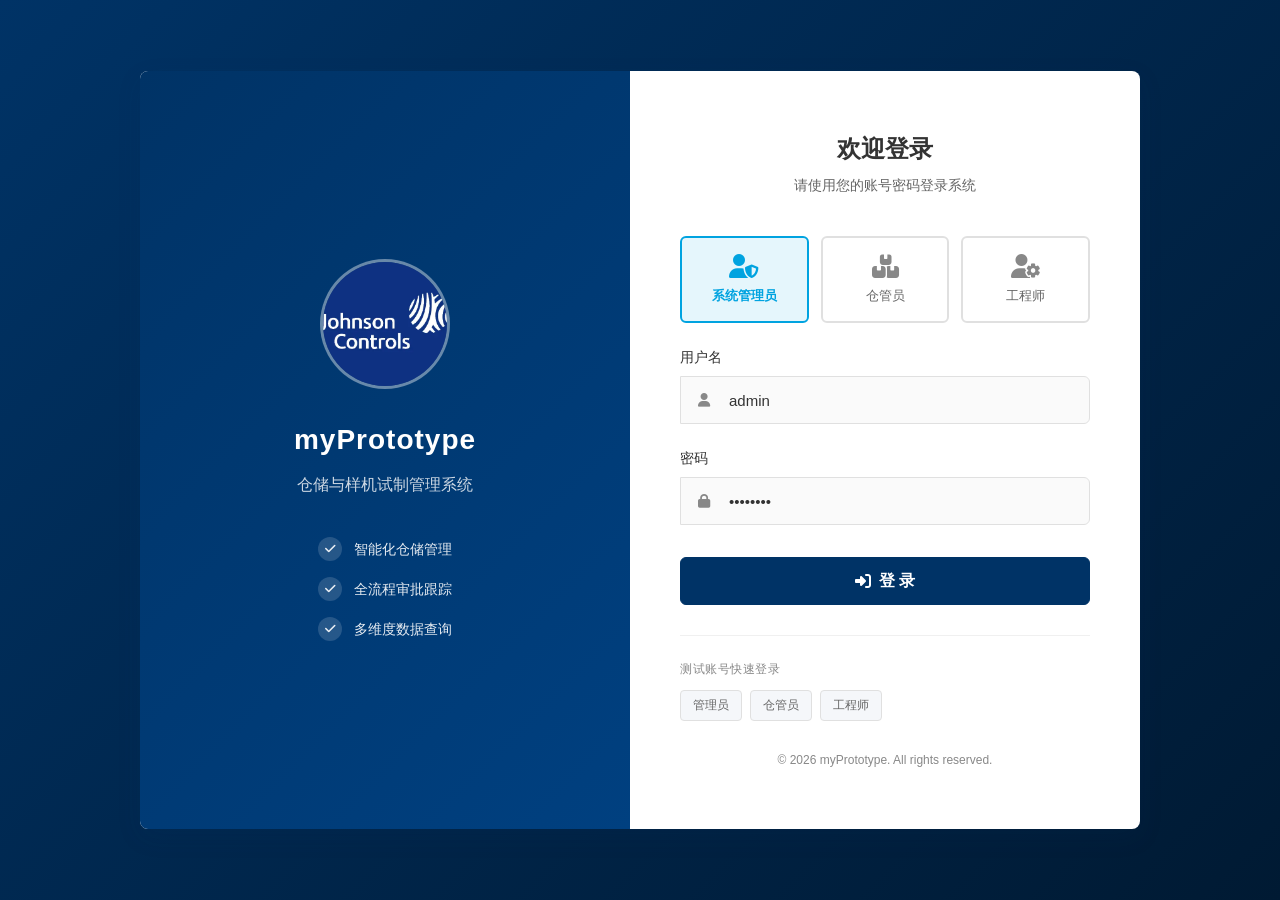
<file: index.html>
<!DOCTYPE html>
<html lang="zh-CN">
<head>
    <meta charset="UTF-8">
    <meta name="viewport" content="width=device-width, initial-scale=1.0">
    <title>登录 - myPrototype仓储与试制管理系统</title>
    <link rel="stylesheet" href="css/variables.css">
    <link rel="stylesheet" href="css/layout.css">
    <link rel="stylesheet" href="css/components.css">
    <link rel="stylesheet" href="https://cdnjs.cloudflare.com/ajax/libs/font-awesome/6.4.0/css/all.min.css">
    <style>
        /* 登录页专用样式 */
        .login-page {
            min-height: 100vh;
            display: flex;
            align-items: center;
            justify-content: center;
            background: linear-gradient(135deg, var(--jc-primary-blue) 0%, #001a33 100%);
            padding: 20px;
        }

        .login-container {
            display: flex;
            width: 100%;
            max-width: 1000px;
            min-height: 560px;
            background: var(--jc-card-white);
            border-radius: var(--jc-radius-card);
            box-shadow: var(--jc-shadow-modal);
            overflow: hidden;
        }

        /* 左侧品牌区域 */
        .login-brand {
            flex: 1;
            background: linear-gradient(135deg, var(--jc-primary-blue) 0%, #004080 100%);
            display: flex;
            flex-direction: column;
            align-items: center;
            justify-content: center;
            padding: 60px 40px;
            color: #fff;
            text-align: center;
        }

        .login-brand-logo {
            width: 130px;
            height: 130px;
            background: rgba(255, 255, 255, 0.15);
            border-radius: 50%;
            display: flex;
            align-items: center;
            justify-content: center;
            margin-bottom: 30px;
            border: 3px solid rgba(255, 255, 255, 0.3);
            overflow: hidden;
        }

        .login-brand-logo img {
            width: 100%;
            height: 100%;
            object-fit: cover;
        }

        .login-brand-title {
            font-size: 28px;
            font-weight: 700;
            margin-bottom: 12px;
            letter-spacing: 1px;
        }

        .login-brand-subtitle {
            font-size: 16px;
            color: rgba(255, 255, 255, 0.8);
            margin-bottom: 40px;
        }

        .login-brand-features {
            display: flex;
            flex-direction: column;
            gap: 16px;
            text-align: left;
        }

        .login-brand-feature {
            display: flex;
            align-items: center;
            gap: 12px;
            font-size: 14px;
            color: rgba(255, 255, 255, 0.9);
        }

        .login-brand-feature i {
            width: 24px;
            height: 24px;
            background: rgba(255, 255, 255, 0.15);
            border-radius: 50%;
            display: flex;
            align-items: center;
            justify-content: center;
            font-size: 12px;
        }

        /* 右侧表单区域 */
        .login-form-wrapper {
            flex: 1;
            padding: 60px 50px;
            display: flex;
            flex-direction: column;
            justify-content: center;
        }

        .login-form-header {
            text-align: center;
            margin-bottom: 40px;
        }

        .login-form-title {
            font-size: 24px;
            font-weight: 600;
            color: var(--jc-text-dark);
            margin-bottom: 8px;
        }

        .login-form-subtitle {
            font-size: 14px;
            color: var(--jc-text-light);
        }

        .login-form {
            width: 100%;
        }

        .login-form .form-group {
            margin-bottom: 24px;
        }

        .login-form .form-label {
            font-size: 14px;
            font-weight: 500;
            color: var(--jc-text-dark);
            margin-bottom: 8px;
        }

        .login-form .input-group {
            position: relative;
        }

        .login-form .input-group-text {
            position: absolute;
            left: 0;
            top: 0;
            bottom: 0;
            width: 48px;
            display: flex;
            align-items: center;
            justify-content: center;
            background: transparent;
            border: none;
            color: var(--jc-text-muted);
            z-index: 2;
        }

        .login-form .form-control {
            padding-left: 48px;
            height: 48px;
            font-size: 15px;
            border-radius: var(--jc-radius-control);
        }

        .login-form .form-control:focus + .input-group-text,
        .login-form .form-control:focus ~ .input-group-text {
            color: var(--jc-accent-teal);
        }

        /* 角色选择 */
        .role-selector {
            display: flex;
            gap: 12px;
            margin-bottom: 24px;
        }

        .role-option {
            flex: 1;
            padding: 16px 12px;
            border: 2px solid var(--jc-border-line);
            border-radius: var(--jc-radius-control);
            text-align: center;
            cursor: pointer;
            transition: all var(--jc-transition-fast);
        }

        .role-option:hover {
            border-color: var(--jc-accent-teal);
        }

        .role-option.active {
            border-color: var(--jc-accent-teal);
            background: var(--jc-accent-teal-light);
        }

        .role-option i {
            font-size: 24px;
            color: var(--jc-text-muted);
            margin-bottom: 8px;
            display: block;
        }

        .role-option.active i {
            color: var(--jc-accent-teal);
        }

        .role-option span {
            font-size: 13px;
            color: var(--jc-text-light);
            display: block;
        }

        .role-option.active span {
            color: var(--jc-accent-teal);
            font-weight: 600;
        }

        /* 登录按钮 */
        .login-btn {
            width: 100%;
            height: 48px;
            font-size: 16px;
            font-weight: 600;
            margin-top: 8px;
        }

        /* 快捷登录提示 */
        .quick-login-hint {
            margin-top: 30px;
            padding-top: 24px;
            border-top: 1px solid var(--jc-border-line-light);
        }

        .quick-login-title {
            font-size: 12px;
            color: var(--jc-text-muted);
            text-transform: uppercase;
            letter-spacing: 0.5px;
            margin-bottom: 12px;
        }

        .quick-login-accounts {
            display: flex;
            flex-wrap: wrap;
            gap: 8px;
        }

        .quick-login-btn {
            padding: 6px 12px;
            font-size: 12px;
            border: 1px solid var(--jc-border-line);
            background: var(--jc-bg-gray);
            color: var(--jc-text-light);
            border-radius: var(--jc-radius-tag);
            cursor: pointer;
            transition: all var(--jc-transition-fast);
        }

        .quick-login-btn:hover {
            border-color: var(--jc-accent-teal);
            color: var(--jc-accent-teal);
            background: var(--jc-accent-teal-light);
        }

        /* 版权信息 */
        .login-footer {
            text-align: center;
            margin-top: 30px;
            font-size: 12px;
            color: var(--jc-text-muted);
        }

        /* 错误提示 */
        .login-error {
            display: none;
            align-items: center;
            gap: 8px;
            padding: 12px 16px;
            background: var(--jc-danger-red-light);
            border: 1px solid rgba(230, 57, 70, 0.2);
            border-radius: var(--jc-radius-control);
            color: var(--jc-danger-red);
            font-size: 14px;
            margin-bottom: 20px;
        }

        .login-error.show {
            display: flex;
        }

        /* 震动动画 */
        @keyframes shake {
            0%, 100% { transform: translateX(0); }
            10%, 30%, 50%, 70%, 90% { transform: translateX(-5px); }
            20%, 40%, 60%, 80% { transform: translateX(5px); }
        }

        .shake {
            animation: shake 0.5s ease-in-out;
        }

        /* 响应式 */
        @media (max-width: 768px) {
            .login-container {
                flex-direction: column;
                max-width: 400px;
            }

            .login-brand {
                padding: 40px 30px;
                min-height: auto;
            }

            .login-brand-logo {
                width: 90px;
                height: 90px;
            }

            .login-brand-logo i {
                font-size: 32px;
            }

            .login-brand-title {
                font-size: 22px;
            }

            .login-brand-features {
                display: none;
            }

            .login-form-wrapper {
                padding: 30px;
            }
        }
    </style>
</head>
<body>
    <div class="login-page">
        <div class="login-container">
            <!-- 左侧品牌区域 -->
            <div class="login-brand">
                <div class="login-brand-logo">
                    <img src="802a6.webp" alt="仓库图标">
                </div>
                <h1 class="login-brand-title">myPrototype</h1>
                <p class="login-brand-subtitle">仓储与样机试制管理系统</p>
                <div class="login-brand-features">
                    <div class="login-brand-feature">
                        <i class="fas fa-check"></i>
                        <span>智能化仓储管理</span>
                    </div>
                    <div class="login-brand-feature">
                        <i class="fas fa-check"></i>
                        <span>全流程审批跟踪</span>
                    </div>
                    <div class="login-brand-feature">
                        <i class="fas fa-check"></i>
                        <span>多维度数据查询</span>
                    </div>
                </div>
            </div>

            <!-- 右侧表单区域 -->
            <div class="login-form-wrapper">
                <div class="login-form-header">
                    <h2 class="login-form-title">欢迎登录</h2>
                    <p class="login-form-subtitle">请使用您的账号密码登录系统</p>
                </div>

                <div class="login-error" id="loginError">
                    <i class="fas fa-exclamation-circle"></i>
                    <span id="errorMessage">用户名或密码错误</span>
                </div>

                <form class="login-form" id="loginForm">
                    <!-- 角色选择 -->
                    <div class="role-selector">
                        <div class="role-option active" data-role="admin">
                            <i class="fas fa-user-shield"></i>
                            <span>系统管理员</span>
                        </div>
                        <div class="role-option" data-role="keeper">
                            <i class="fas fa-boxes"></i>
                            <span>仓管员</span>
                        </div>
                        <div class="role-option" data-role="engineer">
                            <i class="fas fa-user-cog"></i>
                            <span>工程师</span>
                        </div>
                    </div>

                    <!-- 用户名 -->
                    <div class="form-group">
                        <label class="form-label">用户名</label>
                        <div class="input-group">
                            <span class="input-group-text">
                                <i class="fas fa-user"></i>
                            </span>
                            <input type="text" class="form-control" name="username" id="username" 
                                   placeholder="请输入用户名" autocomplete="username">
                        </div>
                    </div>

                    <!-- 密码 -->
                    <div class="form-group">
                        <label class="form-label">密码</label>
                        <div class="input-group">
                            <span class="input-group-text">
                                <i class="fas fa-lock"></i>
                            </span>
                            <input type="password" class="form-control" name="password" id="password" 
                                   placeholder="请输入密码" autocomplete="current-password">
                        </div>
                    </div>

                    <!-- 登录按钮 -->
                    <button type="submit" class="btn btn-primary login-btn" id="loginBtn">
                        <i class="fas fa-sign-in-alt"></i> 登 录
                    </button>
                </form>

                <!-- 快捷登录提示 -->
                <div class="quick-login-hint">
                    <div class="quick-login-title">测试账号快速登录</div>
                    <div class="quick-login-accounts">
                        <button class="quick-login-btn" data-user="admin" data-pass="admin123">管理员</button>
                        <button class="quick-login-btn" data-user="keeper01" data-pass="keeper123">仓管员</button>
                        <button class="quick-login-btn" data-user="engineer01" data-pass="engineer123">工程师</button>
                    </div>
                </div>

                <div class="login-footer">
                    © 2026 myPrototype. All rights reserved.
                </div>
            </div>
        </div>
    </div>

    <script src="js/common.js"></script>
    <script src="js/validation.js"></script>
    <script src="js/data.js"></script>
    <script>
        // 角色选择
        document.querySelectorAll('.role-option').forEach(option => {
            option.addEventListener('click', function() {
                document.querySelectorAll('.role-option').forEach(o => o.classList.remove('active'));
                this.classList.add('active');
                
                // 自动填充对应角色的测试账号
                const role = this.dataset.role;
                const roleAccounts = {
                    admin: { user: 'admin', pass: 'admin123' },
                    keeper: { user: 'keeper01', pass: 'keeper123' },
                    engineer: { user: 'engineer01', pass: 'engineer123' }
                };
                
                if (roleAccounts[role]) {
                    document.getElementById('username').value = roleAccounts[role].user;
                    document.getElementById('password').value = roleAccounts[role].pass;
                }
            });
        });

        // 快捷登录按钮
        document.querySelectorAll('.quick-login-btn').forEach(btn => {
            btn.addEventListener('click', function() {
                document.getElementById('username').value = this.dataset.user;
                document.getElementById('password').value = this.dataset.pass;
                
                // 更新角色选中状态
                const user = this.dataset.user;
                let role = 'admin';
                if (user.includes('keeper')) role = 'keeper';
                if (user.includes('engineer')) role = 'engineer';
                
                document.querySelectorAll('.role-option').forEach(o => {
                    o.classList.toggle('active', o.dataset.role === role);
                });
            });
        });

        // 输入时隐藏错误提示
        document.getElementById('username').addEventListener('input', hideError);
        document.getElementById('password').addEventListener('input', hideError);

        function hideError() {
            document.getElementById('loginError').classList.remove('show');
        }

        function showError(message) {
            const errorEl = document.getElementById('loginError');
            document.getElementById('errorMessage').textContent = message;
            errorEl.classList.add('show');
            
            // 添加震动效果
            const form = document.getElementById('loginForm');
            form.classList.add('shake');
            setTimeout(() => form.classList.remove('shake'), 500);
        }

        // 登录表单提交
        document.getElementById('loginForm').addEventListener('submit', function(e) {
            e.preventDefault();
            
            const username = document.getElementById('username').value.trim();
            const password = document.getElementById('password').value;
            
            // 验证
            if (!username) {
                showError('请输入用户名');
                document.getElementById('username').focus();
                return;
            }
            
            if (!password) {
                showError('请输入密码');
                document.getElementById('password').focus();
                return;
            }
            
            // 设置按钮加载状态
            const btn = document.getElementById('loginBtn');
            ButtonUtils.setLoading(btn, '登录中...');
            
            // 模拟登录请求
            setTimeout(() => {
                const result = Users.login(username, password);
                
                if (result.success) {
                    Toast.success('登录成功，正在跳转...');
                    setTimeout(() => {
                        window.location.href = 'dashboard.html';
                    }, 800);
                } else {
                    ButtonUtils.reset(btn);
                    showError(result.message);
                }
            }, 600);
        });

        // 页面加载时默认选中管理员并填充
        document.addEventListener('DOMContentLoaded', function() {
            document.getElementById('username').value = 'admin';
            document.getElementById('password').value = 'admin123';
        });
    </script>
</body>
</html>
</file>
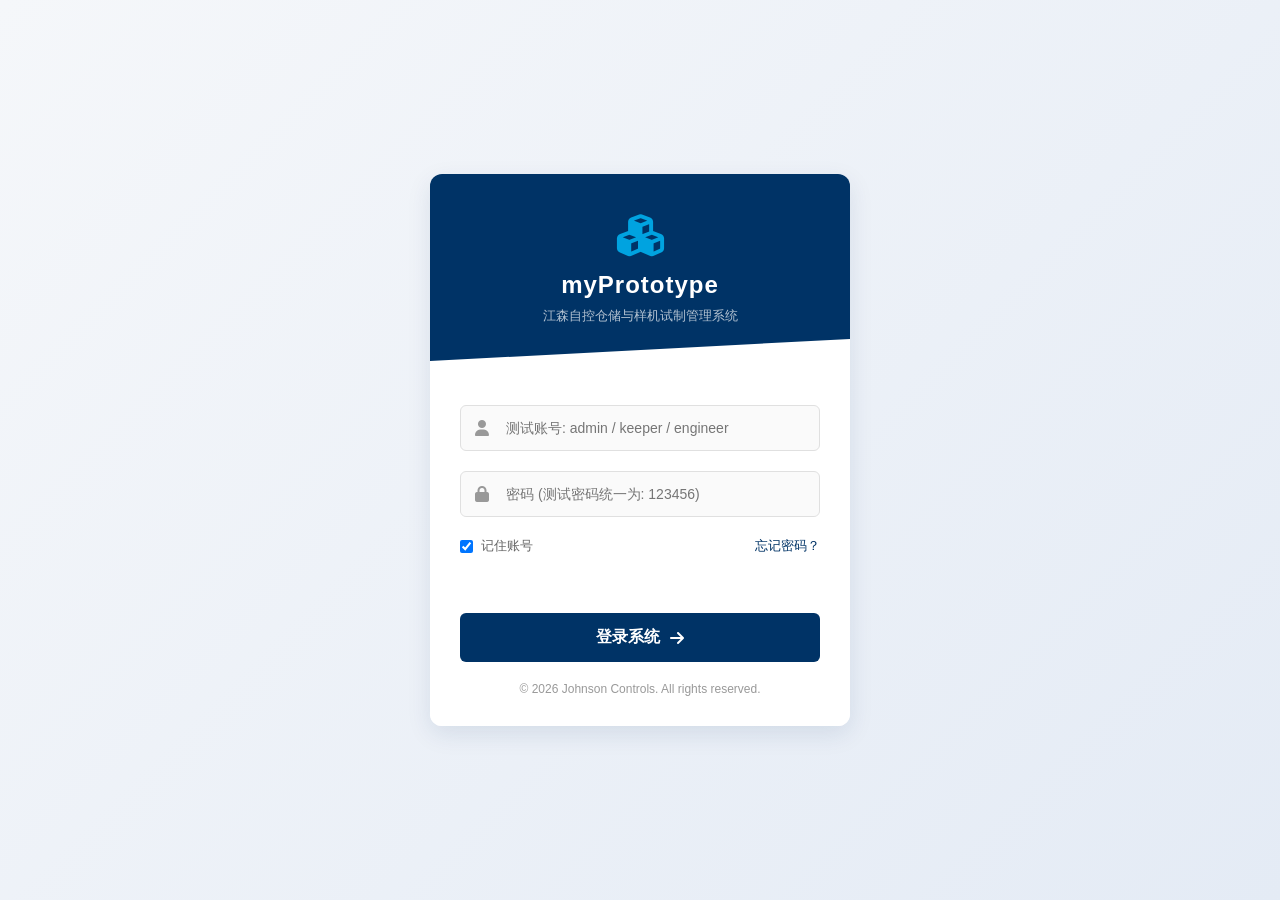
<file: 20260414.html>
<!DOCTYPE html>
<html lang="zh-CN">
<head>
    <meta charset="UTF-8">
    <meta name="viewport" content="width=device-width, initial-scale=1.0">
    <title>myPrototype - 江森自控仓储与试制系统</title>
    <!-- 引入 FontAwesome 图标库 -->
    <link href="https://cdnjs.cloudflare.com/ajax/libs/font-awesome/6.4.0/css/all.min.css" rel="stylesheet">
    <style>
        /* ================= 全局变量与基础设置 ================= */
        :root {
            --primary-blue: #003366; 
            --accent-teal: #00A3E0;  
            --bg-gray: #F5F7FA;      
            --text-dark: #333333;    
            --text-light: #666666;   
            --danger-red: #E63946;   
            --warning-orange: #F4A261; 
            --success-green: #2A9D8F;  
            --card-shadow: 0 4px 12px rgba(0,0,0,0.05); 
            --login-shadow: 0 8px 24px rgba(0, 51, 102, 0.1);
        }

        * {
            margin: 0;
            padding: 0;
            box-sizing: border-box;
            font-family: 'Segoe UI', 'Microsoft YaHei', sans-serif;
        }

        body {
            background-color: var(--bg-gray);
            height: 100vh;
            overflow: hidden;
            margin: 0;
        }

        /* ================= 顶层屏幕视图控制 ================= */
        .screen {
            display: none;
            height: 100%;
            width: 100%;
        }

        .screen.active {
            display: flex;
        }

        /* ================= 登录界面样式 ================= */
        #login-screen.active {
            align-items: center;
            justify-content: center;
            background-image: linear-gradient(135deg, #F5F7FA 0%, #E4EBF5 100%);
        }

        .login-box {
            width: 100%;
            max-width: 420px;
            background: white;
            border-radius: 12px;
            box-shadow: var(--login-shadow);
            overflow: hidden;
            display: flex;
            flex-direction: column;
            animation: fadeIn 0.5s ease;
        }

        .login-header {
            background-color: var(--primary-blue);
            color: white;
            padding: 40px 30px;
            text-align: center;
            position: relative;
        }

        .login-header::after {
            content: '';
            position: absolute;
            bottom: -15px;
            left: 0;
            width: 100%;
            height: 30px;
            background: white;
            transform: skewY(-3deg);
        }

        .logo-icon {
            font-size: 42px;
            margin-bottom: 15px;
            color: var(--accent-teal);
        }

        .login-header h1 {
            font-size: 24px;
            font-weight: 600;
            letter-spacing: 1px;
            margin-bottom: 8px;
        }

        .login-header p {
            font-size: 13px;
            color: rgba(255, 255, 255, 0.7);
        }

        .login-form-wrapper {
            padding: 40px 30px 30px;
            background: white;
        }

        .input-group {
            margin-bottom: 20px;
            position: relative;
        }

        .input-group i.icon-left {
            position: absolute;
            left: 15px;
            top: 50%;
            transform: translateY(-50%);
            color: #999;
            font-size: 16px;
            transition: color 0.3s;
        }

        .input-group input {
            width: 100%;
            padding: 14px 15px 14px 45px;
            border: 1px solid #E0E0E0;
            border-radius: 6px;
            font-size: 14px;
            color: var(--text-dark);
            outline: none;
            transition: all 0.3s;
            background-color: #FAFAFA;
        }

        .input-group input:focus {
            border-color: var(--accent-teal);
            background-color: white;
            box-shadow: 0 0 0 3px rgba(0, 163, 224, 0.1);
        }

        .input-group input:focus + i.icon-left,
        .input-group input:focus ~ i.icon-left {
            color: var(--accent-teal);
        }

        .form-actions-login {
            display: flex;
            justify-content: space-between;
            align-items: center;
            margin-bottom: 25px;
            font-size: 13px;
        }

        .remember-me {
            display: flex;
            align-items: center;
            gap: 8px;
            color: var(--text-light);
            cursor: pointer;
        }

        .forgot-pwd {
            color: var(--primary-blue);
            text-decoration: none;
            font-weight: 500;
        }

        .error-msg {
            color: var(--danger-red);
            font-size: 13px;
            margin-bottom: 15px;
            text-align: center;
            min-height: 18px;
            opacity: 0;
            transition: opacity 0.3s;
        }

        .error-msg.show {
            opacity: 1;
        }

        .btn-login {
            width: 100%;
            padding: 14px;
            background-color: var(--primary-blue);
            color: white;
            border: none;
            border-radius: 6px;
            font-size: 16px;
            font-weight: 600;
            cursor: pointer;
            transition: all 0.3s;
            display: flex;
            justify-content: center;
            align-items: center;
            gap: 10px;
        }

        .btn-login:hover { background-color: #002244; }
        .btn-login:disabled { background-color: #A0B2C4; cursor: not-allowed; }

        .footer-text {
            text-align: center;
            font-size: 12px;
            color: #999;
            margin-top: 20px;
        }

        /* ================= 工作台主界面布局 ================= */
        .sidebar {
            width: 250px;
            background-color: var(--primary-blue);
            color: white;
            display: flex;
            flex-direction: column;
            box-shadow: 2px 0 10px rgba(0,0,0,0.1);
            z-index: 10;
        }

        .logo-area {
            padding: 20px;
            font-size: 20px;
            font-weight: bold;
            border-bottom: 1px solid rgba(255,255,255,0.1);
            display: flex;
            align-items: center;
            gap: 12px;
            letter-spacing: 1px;
        }

        .menu {
            padding: 20px 0;
            overflow-y: auto;
            flex: 1;
        }

        .menu::-webkit-scrollbar { width: 6px; }
        .menu::-webkit-scrollbar-thumb { background: rgba(255,255,255,0.2); border-radius: 3px; }

        .menu-group { margin-bottom: 25px; }

        .menu-title {
            padding: 0 20px 10px;
            font-size: 12px;
            color: rgba(255,255,255,0.5);
            text-transform: uppercase;
            letter-spacing: 1px;
        }

        .menu-item {
            padding: 12px 20px 12px 24px;
            display: flex;
            align-items: center;
            gap: 12px;
            color: rgba(255,255,255,0.8);
            text-decoration: none;
            transition: all 0.3s ease;
            cursor: pointer;
            font-size: 14px;
            border-left: 4px solid transparent;
        }

        .menu-item:hover { background-color: rgba(255,255,255,0.05); color: white; }
        .menu-item.active { background-color: rgba(255,255,255,0.1); color: white; border-left: 4px solid var(--accent-teal); font-weight: 600; }
        .menu-item i { width: 20px; text-align: center; }

        .logout-btn {
            padding: 20px;
            border-top: 1px solid rgba(255,255,255,0.1);
            color: rgba(255,255,255,0.6);
            display: flex;
            align-items: center;
            gap: 10px;
            cursor: pointer;
            text-decoration: none;
            font-size: 14px;
            transition: color 0.3s;
        }

        .logout-btn:hover { color: white; }

        .main-content {
            flex: 1;
            display: flex;
            flex-direction: column;
            overflow-y: auto;
        }

        .header {
            height: 64px;
            background-color: white;
            display: flex;
            align-items: center;
            justify-content: space-between;
            padding: 0 30px;
            box-shadow: 0 2px 4px rgba(0,0,0,0.02);
            position: sticky;
            top: 0;
            z-index: 5;
        }

        .search-bar {
            display: flex;
            align-items: center;
            background-color: var(--bg-gray);
            padding: 8px 16px;
            border-radius: 20px;
            width: 350px;
            border: 1px solid transparent;
            transition: border-color 0.3s;
        }

        .search-bar:focus-within { border-color: var(--accent-teal); background-color: white; }
        .search-bar input { border: none; background: transparent; outline: none; margin-left: 10px; width: 100%; font-size: 14px; color: var(--text-dark); }

        .user-actions { display: flex; align-items: center; gap: 25px; }
        .notification { position: relative; cursor: pointer; color: var(--text-light); font-size: 20px; transition: color 0.3s; }
        .notification:hover { color: var(--primary-blue); }
        .badge { position: absolute; top: -6px; right: -8px; background-color: var(--danger-red); color: white; font-size: 10px; padding: 2px 6px; border-radius: 10px; font-weight: bold; border: 2px solid white; }
        .user-profile { display: flex; align-items: center; gap: 10px; cursor: pointer; }
        .avatar { width: 36px; height: 36px; background-color: var(--primary-blue); color: white; border-radius: 50%; display: flex; align-items: center; justify-content: center; font-weight: bold; font-size: 14px; }
        .user-name { font-size: 14px; color: var(--text-dark); font-weight: 500; }

        .dashboard { padding: 30px; max-width: 1400px; margin: 0 auto; width: 100%; }
        .page-header { margin-bottom: 25px; display: flex; justify-content: space-between; align-items: flex-end; }
        .page-header h2 { color: var(--text-dark); font-size: 24px; font-weight: 600; }
        .page-header p { color: var(--text-light); font-size: 14px; margin-top: 5px; }

        .stats-grid { display: grid; grid-template-columns: repeat(auto-fit, minmax(240px, 1fr)); gap: 20px; margin-bottom: 25px; }
        .stat-card { background: white; padding: 20px 24px; border-radius: 8px; box-shadow: var(--card-shadow); position: relative; overflow: hidden; display: flex; flex-direction: column; justify-content: center; transition: transform 0.2s; }
        .stat-card:hover { transform: translateY(-2px); }
        .stat-card::before { content: ''; position: absolute; top: 0; left: 0; width: 4px; height: 100%; }
        .stat-card.danger::before { background-color: var(--danger-red); }
        .stat-card.warning::before { background-color: var(--warning-orange); }
        .stat-card.primary::before { background-color: var(--primary-blue); }
        .stat-card.success::before { background-color: var(--success-green); }
        .stat-title { color: var(--text-light); font-size: 14px; margin-bottom: 12px; display: flex; align-items: center; justify-content: space-between; }
        .stat-title i { color: #ccc; }
        .stat-value { font-size: 32px; font-weight: 700; color: var(--text-dark); display: flex; align-items: baseline; gap: 10px; }
        .stat-value.danger-text { color: var(--danger-red); }
        .stat-trend { font-size: 12px; padding: 2px 6px; border-radius: 4px; background: rgba(230, 57, 70, 0.1); color: var(--danger-red); display: inline-flex; align-items: center; gap: 4px; }

        .content-grid { display: grid; grid-template-columns: 2fr 1fr; gap: 25px; }
        .card { background: white; border-radius: 8px; box-shadow: var(--card-shadow); display: flex; flex-direction: column; }
        .card-header { display: flex; justify-content: space-between; align-items: center; padding: 20px 24px; border-bottom: 1px solid #f0f0f0; }
        .card-title { font-size: 16px; font-weight: 600; color: var(--text-dark); display: flex; align-items: center; gap: 8px; }
        .card-title i { color: var(--primary-blue); }
        .card-action { color: var(--accent-teal); text-decoration: none; font-size: 13px; font-weight: 500; }
        .card-action:hover { text-decoration: underline; }
        .card-body { padding: 0 24px; flex: 1; }

        .task-list { list-style: none; }
        .task-item { display: flex; justify-content: space-between; align-items: center; padding: 16px 0; border-bottom: 1px solid #f5f5f5; }
        .task-item:last-child { border-bottom: none; }
        .task-info { display: flex; align-items: center; gap: 16px; }
        .tag { padding: 4px 10px; border-radius: 4px; font-size: 12px; font-weight: 600; white-space: nowrap; }
        .tag.blue { background-color: #E3F2FD; color: #1976D2; }
        .tag.purple { background-color: #F3E5F5; color: #7B1FA2; }
        .tag.orange { background-color: #FFF3E0; color: #F57C00; }
        .tag.green { background-color: #E8F5E9; color: #388E3C; }
        .task-details { display: flex; flex-direction: column; gap: 4px; }
        .task-title { color: var(--text-dark); font-size: 14px; font-weight: 500; }
        .task-meta { color: #888; font-size: 12px; display: flex; gap: 12px; }

        .btn-action { background: transparent; border: 1px solid var(--accent-teal); color: var(--accent-teal); padding: 6px 16px; border-radius: 4px; cursor: pointer; font-size: 13px; font-weight: 500; transition: all 0.2s; white-space: nowrap; }
        .btn-action:hover { background: var(--accent-teal); color: white; }

        .quick-actions { display: grid; grid-template-columns: repeat(2, 1fr); gap: 15px; padding: 24px 0; }
        .action-btn { background-color: var(--bg-gray); border: 1px solid transparent; padding: 20px 10px; border-radius: 8px; display: flex; flex-direction: column; align-items: center; gap: 12px; cursor: pointer; transition: all 0.2s; color: var(--text-dark); }
        .action-btn i { font-size: 24px; color: var(--primary-blue); }
        .action-btn span { font-size: 13px; font-weight: 500; }
        .action-btn.highlight { background-color: #FFFDF0; border: 1px solid #FFE082; box-shadow: 0 2px 8px rgba(255, 193, 7, 0.1); }
        .action-btn.highlight i { color: #F57F17; }
        .action-btn:hover { transform: translateY(-2px); background-color: white; box-shadow: 0 4px 12px rgba(0,0,0,0.08); border-color: #e0e0e0; }

        /* 视图切换与表单相关样式 */
        .view-content { display: none; animation: fadeIn 0.4s ease; }
        .view-content.active { display: block; }
        @keyframes fadeIn { from { opacity: 0; transform: translateY(10px); } to { opacity: 1; transform: translateY(0); } }

        .tabs { display: flex; border-bottom: 1px solid #e0e0e0; margin-bottom: 25px; }
        .tab-btn { padding: 12px 24px; cursor: pointer; border-bottom: 3px solid transparent; font-weight: 500; color: var(--text-light); transition: all 0.3s; font-size: 15px; }
        .tab-btn:hover { color: var(--primary-blue); }
        .tab-btn.active { border-bottom-color: var(--primary-blue); color: var(--primary-blue); font-weight: 600; }
        
        .tab-content { display: none; }
        .tab-content.active { display: block; }

        .form-grid { display: grid; grid-template-columns: repeat(auto-fit, minmax(280px, 1fr)); gap: 20px 25px; }
        .form-group { display: flex; flex-direction: column; gap: 8px; }
        .form-group label { font-size: 13px; color: var(--text-dark); font-weight: 600; }
        .form-group input, .form-group select, .form-group textarea { padding: 10px 14px; border: 1px solid #e0e0e0; border-radius: 6px; outline: none; font-size: 14px; color: var(--text-dark); transition: all 0.3s; background-color: #FAFAFA; }
        .form-group input:focus, .form-group select:focus, .form-group textarea:focus { border-color: var(--accent-teal); background-color: white; box-shadow: 0 0 0 3px rgba(0, 163, 224, 0.1); }
        .form-group input[readonly] { background-color: #e9ecef; color: #666; cursor: not-allowed; }
        
        .form-actions { margin-top: 35px; display: flex; justify-content: flex-end; gap: 15px; border-top: 1px solid #f0f0f0; padding-top: 20px; }
        .btn-submit { background: var(--primary-blue); color: white; border: none; padding: 10px 28px; border-radius: 6px; cursor: pointer; font-weight: 600; transition: background 0.3s; display: flex; align-items: center; gap: 6px; }
        .btn-submit:hover { background: #002244; }
        .btn-reset { background: white; color: var(--text-dark); border: 1px solid #d9d9d9; padding: 10px 28px; border-radius: 6px; cursor: pointer; font-weight: 500; transition: all 0.3s; display: flex; align-items: center; gap: 6px; }
        .btn-reset:hover { border-color: var(--primary-blue); color: var(--primary-blue); }

        .required { color: var(--danger-red); margin-left: 4px; }

        .form-toolbar { display: flex; justify-content: space-between; align-items: center; margin-bottom: 20px; padding-bottom: 15px; border-bottom: 1px dashed #e0e0e0; }
        .toolbar-title { font-size: 14px; font-weight: 600; color: var(--text-dark); border-left: 3px solid var(--accent-teal); padding-left: 8px; }
        .toolbar-right { display: flex; gap: 12px; }
        .btn-outline { background: white; color: var(--primary-blue); border: 1px solid var(--primary-blue); padding: 8px 16px; border-radius: 6px; cursor: pointer; font-size: 13px; font-weight: 500; transition: all 0.3s; display: flex; align-items: center; gap: 6px; }
        .btn-outline:hover { background: var(--primary-blue); color: white; box-shadow: 0 4px 8px rgba(0, 51, 102, 0.15); }

        /* 查询表格相关样式 */
        .search-filters { display: flex; gap: 15px; margin-bottom: 20px; flex-wrap: wrap; align-items: center; }
        .search-filters input, .search-filters select { padding: 8px 14px; border: 1px solid #e0e0e0; border-radius: 6px; font-size: 13px; outline: none; transition: all 0.3s; }
        .search-filters input:focus, .search-filters select:focus { border-color: var(--accent-teal); box-shadow: 0 0 0 3px rgba(0, 163, 224, 0.1); }
        .table-container { width: 100%; overflow-x: auto; border: 1px solid #f0f0f0; border-radius: 8px; box-shadow: inset 0 0 4px rgba(0,0,0,0.02); }
        .table-container::-webkit-scrollbar { height: 8px; }
        .table-container::-webkit-scrollbar-thumb { background: #ccc; border-radius: 4px; }
        .data-table { width: 100%; border-collapse: collapse; font-size: 13px; white-space: nowrap; }
        .data-table th, .data-table td { padding: 12px 16px; text-align: left; border-bottom: 1px solid #f0f0f0; }
        .data-table th { background-color: #F8FAFC; font-weight: 600; color: var(--text-dark); position: sticky; top: 0; z-index: 1; }
        .data-table tbody tr:hover { background-color: #F0F7FF; }

        /* 模态框审批弹窗样式 */
        .modal-overlay { position: fixed; top: 0; left: 0; width: 100%; height: 100%; background: rgba(0,0,0,0.5); display: none; justify-content: center; align-items: center; z-index: 1000; backdrop-filter: blur(3px); opacity: 0; transition: opacity 0.3s ease; }
        .modal-overlay.show { display: flex; opacity: 1; }
        .modal-content { background: white; border-radius: 10px; width: 100%; max-width: 600px; box-shadow: 0 10px 30px rgba(0,0,0,0.2); transform: translateY(20px); transition: transform 0.3s ease; display: flex; flex-direction: column; max-height: 90vh; }
        .modal-overlay.show .modal-content { transform: translateY(0); }
        .modal-header { padding: 20px 25px; border-bottom: 1px solid #eee; display: flex; justify-content: space-between; align-items: center; background: var(--primary-blue); color: white; border-radius: 10px 10px 0 0; }
        .modal-header h3 { font-size: 16px; font-weight: 600; margin: 0; }
        .modal-close { cursor: pointer; color: rgba(255,255,255,0.7); transition: color 0.2s; }
        .modal-close:hover { color: white; }
        .modal-body { padding: 25px; overflow-y: auto; }
        .info-panel { background: #f8f9fa; padding: 15px; border-radius: 6px; margin-bottom: 20px; font-size: 13px; display: grid; grid-template-columns: 1fr 1fr; gap: 10px; border: 1px solid #e9ecef; }
        .info-panel p { color: var(--text-dark); margin: 0; }
        .info-panel span { color: var(--text-light); }
        .modal-footer { padding: 15px 25px; border-top: 1px solid #eee; display: flex; justify-content: space-between; background: #fafafa; border-radius: 0 0 10px 10px; }

        @media (max-width: 1024px) {
            .content-grid { grid-template-columns: 1fr; }
            .search-bar { width: 200px; }
        }
    </style>
</head>
<body>

    <!-- ================= 视图 1：登录界面 ================= -->
    <div id="login-screen" class="screen active">
        <div class="login-box">
            <div class="login-header">
                <i class="fas fa-cubes logo-icon"></i>
                <h1>myPrototype</h1>
                <p>江森自控仓储与样机试制管理系统</p>
            </div>
            <div class="login-form-wrapper">
                <form id="loginForm">
                    <div class="input-group">
                        <input type="text" id="username" placeholder="测试账号: admin / keeper / engineer" required autocomplete="off">
                        <i class="fas fa-user icon-left"></i>
                    </div>
                    <div class="input-group">
                        <input type="password" id="password" placeholder="密码 (测试密码统一为: 123456)" required>
                        <i class="fas fa-lock icon-left"></i>
                    </div>
                    <div class="form-actions-login">
                        <label class="remember-me"><input type="checkbox" checked> 记住账号</label>
                        <a href="#" class="forgot-pwd">忘记密码？</a>
                    </div>
                    <div id="errorMsg" class="error-msg"><i class="fas fa-exclamation-circle"></i> 用户名或密码错误</div>
                    <button type="submit" class="btn-login" id="loginBtn"><span>登录系统</span><i class="fas fa-arrow-right"></i></button>
                </form>
                <div class="footer-text">&copy; 2026 Johnson Controls. All rights reserved.</div>
            </div>
        </div>
    </div>

    <!-- ================= 视图 2：工作台主界面 ================= -->
    <div id="app-screen" class="screen">
        <!-- 侧边导航栏 -->
        <nav class="sidebar">
            <div class="logo-area"><i class="fas fa-cubes"></i> <span>myPrototype</span></div>
            <div class="menu">
                <div class="menu-group">
                    <div class="menu-title">仓库管理 Warehouse</div>
                    <a class="menu-item active" id="menu-dashboard"><i class="fas fa-home"></i> <span>工作台看板</span></a>
                    <a class="menu-item" id="menu-inbound"><i class="fas fa-sign-in-alt"></i> <span>入库</span></a>
                    <a class="menu-item" id="menu-outbound"><i class="fas fa-sign-out-alt"></i> <span>出库</span></a>
                    <a class="menu-item" id="menu-transfer"><i class="fas fa-exchange-alt"></i> <span>移库</span></a>
                    <a class="menu-item" id="menu-query"><i class="fas fa-search"></i> <span>综合查询</span></a>
                    <a class="menu-item"><i class="fas fa-clipboard-check"></i> <span>盘点</span></a>
                    <a class="menu-item" id="menu-express"><i class="fas fa-truck"></i> <span>快递发运</span></a>
                    <a class="menu-item"><i class="fas fa-trash-alt"></i> <span>报废处理</span></a>
                    <a class="menu-item"><i class="fas fa-qrcode"></i> <span>二维码系统</span></a>
                    <a class="menu-item"><i class="fas fa-cog"></i> <span>仓库配置</span></a>
                </div>
                <div class="menu-group">
                    <div class="menu-title">样机试制 Prototyping</div>
                    <a class="menu-item"><i class="fas fa-cogs"></i> <span>样机试制/改工</span></a>
                    <a class="menu-item"><i class="fas fa-tools"></i> <span>工装制作</span></a>
                </div>
            </div>
            <a href="#" id="logoutBtn" class="logout-btn"><i class="fas fa-sign-out-alt"></i> 退出登录</a>
        </nav>

        <!-- 主内容区域 -->
        <main class="main-content">
            <header class="header">
                <div class="search-bar">
                    <i class="fas fa-search" style="color: #999;"></i>
                    <input type="text" placeholder="全局搜索单号、物料编码或样机...">
                </div>
                <div class="user-actions">
                    <div class="notification" title="消息通知"><i class="fas fa-bell"></i><span class="badge">12</span></div>
                    <div class="user-profile">
                        <div class="avatar">JC</div>
                        <span class="user-name">Johnson.Admin</span>
                        <i class="fas fa-chevron-down" style="font-size: 12px; color: #999;"></i>
                    </div>
                </div>
            </header>

            <!-- 视图1：工作台 Dashboard 看板 -->
            <div id="view-dashboard" class="view-content active">
                <div class="dashboard">
                    <div class="page-header">
                        <div><h2>工作台</h2><p>欢迎回来，这里是您今天的仓储与试制流转概况。</p></div>
                    </div>
                    <div class="stats-grid">
                        <div class="stat-card danger"><div class="stat-title">安全库存预警 (项) <i class="fas fa-exclamation-circle"></i></div><div class="stat-value danger-text">14 <span class="stat-trend"><i class="fas fa-arrow-up"></i> 2</span></div></div>
                        <div class="stat-card warning"><div class="stat-title">呆滞/账龄超期 (SKU) <i class="fas fa-clock"></i></div><div class="stat-value">58</div></div>
                        <div class="stat-card primary"><div class="stat-title">进行中样机试制 (单) <i class="fas fa-microchip"></i></div><div class="stat-value">26</div></div>
                        <div class="stat-card success"><div class="stat-title">当前库存水位 <i class="fas fa-warehouse"></i></div><div class="stat-value">82%</div></div>
                    </div>
                <div class="content-grid">
                    <div class="card">
                        <div class="card-header">
                            <div class="card-title"><i class="fas fa-clipboard-list"></i> 我的待办 (电子流)</div>
                            <a href="#" class="card-action">查看全部流程</a>
                        </div>
                        <div class="card-body">
                            <ul class="task-list" id="dashboard-task-list">
                                <!-- JS动态渲染 -->
                            </ul>
                        </div>
                    </div>
                    <div class="card">
                        <div class="card-header"><div class="card-title"><i class="fas fa-bolt"></i> 快捷功能与核心工具</div></div>
                        <div class="card-body">
                            <div class="quick-actions">
                                <button class="action-btn highlight"><i class="fas fa-dolly-flatbed"></i><span>多条移库</span></button>
                                <button class="action-btn highlight"><i class="fas fa-qrcode"></i><span>二维码生成软件</span></button>
                                <button class="action-btn"><i class="fas fa-search-dollar"></i><span>账龄周期查询</span></button>
                                <button class="action-btn"><i class="fas fa-chart-line"></i><span>可视化大屏</span></button>
                                <button class="action-btn"><i class="fas fa-box-open"></i><span>领用出库</span></button>
                                <button class="action-btn"><i class="fas fa-hard-hat"></i><span>工程师入库</span></button>
                            </div>
                        </div>
                    </div>
                </div>
            </div>
            </div>

            <!-- 视图2：入库管理 -->
            <div id="view-inbound" class="view-content">
                <div class="dashboard">
                    <div class="page-header"><div><h2>物料入库单</h2><p>请选择您的入库角色并填写相关物料信息。</p></div></div>
                    <div class="card" style="padding: 10px 24px 30px;">
                        <div class="tabs">
                            <div class="tab-btn active" data-target="tab-keeper">仓管员入库</div>
                            <div class="tab-btn" data-target="tab-engineer">工程师入库</div>
                        </div>
                        <!-- 仓管员入库表单 -->
                        <div id="tab-keeper" class="tab-content active">
                            <div class="form-toolbar">
                                <div class="toolbar-title">单条录入</div>
                                <div class="toolbar-right">
                                    <button class="btn-outline btn-download"><i class="fas fa-download"></i> 导出模板</button>
                                    <button class="btn-outline btn-import" onclick="document.getElementById('import-keeper').click()"><i class="fas fa-file-upload"></i> 批量导入</button>
                                    <input type="file" id="import-keeper" style="display: none;" accept=".xlsx,.xls,.csv">
                                </div>
                            </div>
                            <div class="form-grid">
                                <div class="form-group"><label>物料名称 <span class="required">*</span></label><input type="text" placeholder="请输入物料名称" required></div>
                                <div class="form-group"><label>物料编号 <span class="required" id="material-no-asterisk" style="display: none;">*</span></label><input type="text" id="material-no" placeholder="选择特定类别后必填" title="室外机、室内机、压缩机、控制箱必填"></div>
                                <div class="form-group"><label>项目编号 <span class="required">*</span></label><input type="text" placeholder="请输入关联项目编号" required></div>
                                <div class="form-group"><label>PBU <span class="required">*</span></label><select required><option value="">请选择PBU</option><option>PBU-A</option><option>PBU-B</option><option>PBU-C</option></select></div>
                                <div class="form-group"><label>免3C <span class="required">*</span></label><select required><option value="">请选择</option><option>是 (Yes)</option><option>否 (No)</option></select></div>
                                <div class="form-group"><label>物料类别 <span class="required">*</span></label><select id="material-category" required><option value="">请选择类别</option><option>室外机</option><option>室内机</option><option>压缩机</option><option>控制箱</option><option>工装</option><option>化学品</option><option>新物料</option><option>拆机物料</option><option>工具辅料</option></select></div>
                                <div class="form-group"><label>所属人 <span class="required">*</span></label><input type="text" placeholder="请输入所属人" required></div>
                                <div class="form-group"><label>所属部门 <span class="required">*</span></label><input type="text" placeholder="请输入所属部门" required></div>
                                <div class="form-group"><label>PO号 <span class="required">*</span></label><input type="text" placeholder="请输入采购订单号" required></div>
                                <div class="form-group"><label>供应商编号</label><input type="text" placeholder="请输入供应商编号 (选填)"></div>
                                <div class="form-group"><label>数量 <span class="required">*</span></label><input type="number" placeholder="0" required></div>
                                <div class="form-group"><label>单位 <span class="required">*</span></label><select required><option value="">请选择单位</option><option>PCS</option><option>KG</option><option>套</option><option>米</option><option>升</option></select></div>
                                <div class="form-group"><label>仓库 <span class="required">*</span></label><select required><option value="">请选择仓库</option><option>A</option><option>B</option><option>C</option><option>D</option><option>E</option><option>F</option><option>G</option><option>H</option><option>I</option><option>J</option><option>K</option><option>研发中心实验室仓</option><option>原材料一仓</option></select></div>
                                <div class="form-group"><label>货位 <span class="required">*</span></label><input type="text" list="locations-list" placeholder="可输入或选择" required><datalist id="locations-list"><option value="A-0-0-0-0"></option><option value="B-1-0-1-0"></option></datalist></div>
                                <div class="form-group"><label>单价 <span class="required">*</span></label><input type="number" placeholder="0.00" step="0.01" required></div>
                            </div>
                            <div class="form-actions">
                                <button class="btn-reset">重置信息</button>
                                <button class="btn-submit" id="btn-submit-keeper"><i class="fas fa-check"></i> 提交入库</button>
                            </div>
                        </div>

                        <!-- 工程师入库表单 -->
                        <div id="tab-engineer" class="tab-content">
                            <div class="form-toolbar">
                                <div class="toolbar-title">单条录入</div>
                                <div class="toolbar-right">
                                    <button class="btn-outline btn-download"><i class="fas fa-download"></i> 导出模板</button>
                                    <button class="btn-outline btn-import" onclick="document.getElementById('import-engineer').click()"><i class="fas fa-file-upload"></i> 批量导入</button>
                                    <input type="file" id="import-engineer" style="display: none;" accept=".xlsx,.xls,.csv">
                                </div>
                            </div>
                            <div class="form-grid">
                                <div class="form-group"><label>物料名称 <span class="required">*</span></label><input type="text" placeholder="请输入物料名称" required></div>
                                <div class="form-group"><label>项目编号 <span class="required">*</span></label><input type="text" placeholder="请输入关联项目编号" required></div>
                                <div class="form-group"><label>PBU <span class="required">*</span></label><select required><option value="">请选择PBU</option><option>PBU-A</option><option>PBU-B</option><option>PBU-C</option></select></div>
                                <div class="form-group"><label>免3C <span class="required">*</span></label><select required><option value="">请选择</option><option>是 (Yes)</option><option>否 (No)</option></select></div>
                                <div class="form-group"><label>PO号</label><input type="text" list="po-list-engineer" placeholder="可输入或选择 (如: 样品)"><datalist id="po-list-engineer"><option value="样品"></option></datalist></div>
                                <div class="form-group"><label>供应商编号</label><input type="text" placeholder="请输入供应商编码 (选填)"></div>
                                <div class="form-group"><label>数量 <span class="required">*</span></label><input type="number" placeholder="0" required></div>
                                <div class="form-group"><label>单位 <span class="required">*</span></label><select required><option value="">请选择单位</option><option>PCS</option><option>KG</option><option>套</option><option>米</option><option>升</option></select></div>
                                <div class="form-group"><label>单价 <span class="required">*</span></label><input type="number" placeholder="0.00" step="0.01" required></div>
                            </div>
                            <div class="form-actions">
                                <button class="btn-reset">重置信息</button>
                                <button class="btn-submit" id="btn-submit-engineer"><i class="fas fa-check"></i> 提交入库</button>
                            </div>
                        </div>
                    </div>
                </div>
            </div>

            <!-- 视图3：出库管理 -->
            <div id="view-outbound" class="view-content">
                <div class="dashboard">
                    <div class="page-header"><div><h2>物料出库单</h2><p>请选择出库类型并使用购物车模式流转审批单据。</p></div></div>
                    <div class="card" style="padding: 10px 24px 30px;">
                        <div class="tabs">
                            <div class="tab-btn active" data-target="tab-requisition">领用出库</div>
                            <div class="tab-btn" data-target="tab-scrap">报废出库</div>
                        </div>

                        <!-- 领用出库 -->
                        <div id="tab-requisition" class="tab-content active">
                            <div class="form-toolbar"><div class="toolbar-title">领用出库单 (购物车流转模式)</div></div>
                            <div style="display: flex; flex-direction: column; gap: 20px;">
                                <div style="border: 1px solid #e0e0e0; border-radius: 8px; overflow: hidden; display: flex; flex-direction: column;">
                                    <div style="padding: 15px; background: #fdfdfd; border-bottom: 1px solid #e0e0e0; display: flex; gap: 10px;">
                                        <input type="text" id="req-search-input" placeholder="模糊查询: 物料名称或编号" style="flex: 1; padding: 8px 12px; border: 1px solid #ccc; border-radius: 4px; outline: none; font-size: 13px;">
                                        <button class="btn-submit" id="btn-req-search" style="padding: 8px 16px; margin-top: 0; border-radius: 4px;"><i class="fas fa-search"></i> 查库存</button>
                                    </div>
                                    <div class="table-container" style="flex: 1; min-height: 200px; max-height: 300px; border: none; border-radius: 0;">
                                        <table class="data-table">
                                            <thead>
                                                <tr>
                                                    <th>物料名称</th><th>物料编号</th><th>申请人</th><th>项目编号</th><th>PBU</th><th>免3C</th><th>物料类别</th><th>所属人</th><th>所属部门</th><th>PO号</th><th>供应商编号</th><th>原入库数量</th><th>单位</th><th>入库时间</th><th>入库单号</th><th>剩余库存</th><th>账龄周期</th><th>呆滞周期</th><th>仓库</th><th>货位</th>
                                                    <th style="position: sticky; right: 60px; background: #F8FAFC; box-shadow: -2px 0 5px rgba(0,0,0,0.05); width: 80px;">领用数量</th>
                                                    <th style="position: sticky; right: 0; background: #F8FAFC; box-shadow: -2px 0 5px rgba(0,0,0,0.05); width: 60px; text-align: center;">操作</th>
                                                </tr>
                                            </thead>
                                            <tbody id="req-search-results"></tbody>
                                        </table>
                                    </div>
                                </div>

                                <div style="border: 1px solid #e0e0e0; border-radius: 8px; display: flex; flex-direction: column;">
                                    <div style="padding: 15px; background: #fdfdfd; border-bottom: 1px solid #e0e0e0; font-weight: 600; color: var(--primary-blue);"><i class="fas fa-shopping-cart"></i> 待领用清单 (<span id="req-cart-count">0</span>)</div>
                                    <div class="table-container" style="flex: 1; min-height: 150px; max-height: 250px; border: none; border-radius: 0;">
                                        <table class="data-table" style="font-size: 13px;">
                                            <thead>
                                                <tr>
                                                    <th>物料名称</th><th>物料编号</th><th>申请人</th><th>项目编号</th><th>PBU</th><th>免3C</th><th>物料类别</th><th>所属人</th><th>所属部门</th><th>PO号</th><th>供应商编号</th><th><span style="color:var(--primary-blue);">领出数量</span></th><th>单位</th><th>入库时间</th><th>入库单号</th><th>领前余库</th><th>账龄周期</th><th>呆滞周期</th><th>仓库</th><th>货位</th>
                                                    <th style="position: sticky; right: 0; background: #F8FAFC; box-shadow: -2px 0 5px rgba(0,0,0,0.05); width: 50px; text-align: center;">移除</th>
                                                </tr>
                                            </thead>
                                            <tbody id="req-cart-body">
                                                <tr><td colspan="21" style="text-align: center; color: #999; padding: 20px;">请从上方库存检索区添加需要领用的物料</td></tr>
                                            </tbody>
                                        </table>
                                    </div>
                                    <div style="padding: 15px; border-top: 1px solid #e0e0e0; background: #fafafa;">
                                        <div class="form-grid" style="grid-template-columns: 2fr 1fr;">
                                            <div class="form-group" style="margin-bottom: 0;">
                                                <label>领料原因 / 用途 <span class="required">*</span></label>
                                                <textarea id="req-reason" rows="2" placeholder="如：用于新项目研发测试使用..." required style="width: 100%; padding: 8px; border: 1px solid #ccc; border-radius: 4px; resize: none; font-size: 13px; outline: none; transition: border-color 0.3s;"></textarea>
                                            </div>
                                            <div class="form-group" style="margin-bottom: 0; justify-content: flex-end;">
                                                <label>审批经理 (系统自动匹配) <span class="required">*</span></label>
                                                <input type="text" id="req-approver" readonly style="background: #e9ecef; color: #666; cursor: not-allowed; border: 1px solid #ccc; padding: 8px; border-radius: 4px; font-size: 13px; width: 100%;">
                                            </div>
                                        </div>
                                        <div style="display: flex; justify-content: flex-end; margin-top: 15px;">
                                            <button class="btn-submit" id="btn-submit-requisition" style="padding: 10px 30px; font-size: 14px;"><i class="fas fa-paper-plane"></i> 提交领用并流转审批</button>
                                        </div>
                                    </div>
                                </div>
                            </div>
                        </div>

                        <!-- 报废出库 -->
                        <div id="tab-scrap" class="tab-content">
                            <div class="form-toolbar"><div class="toolbar-title">报废出库单 (购物车流转模式)</div></div>
                            <div style="display: flex; flex-direction: column; gap: 20px;">
                                <div style="border: 1px solid #e0e0e0; border-radius: 8px; overflow: hidden; display: flex; flex-direction: column;">
                                    <div style="padding: 15px; background: #fdfdfd; border-bottom: 1px solid #e0e0e0; display: flex; gap: 10px;">
                                        <input type="text" id="scrap-search-input" placeholder="模糊查询: 需报废的物料名称或编号" style="flex: 1; padding: 8px 12px; border: 1px solid #ccc; border-radius: 4px; outline: none; font-size: 13px;">
                                        <button class="btn-submit" id="btn-scrap-search" style="padding: 8px 16px; margin-top: 0; border-radius: 4px;"><i class="fas fa-search"></i> 查库存</button>
                                    </div>
                                    <div class="table-container" style="flex: 1; min-height: 200px; max-height: 300px; border: none; border-radius: 0;">
                                        <table class="data-table">
                                            <thead>
                                                <tr>
                                                    <th>物料名称</th><th>物料编号</th><th>申请人</th><th>项目编号</th><th>PBU</th><th>免3C</th><th>物料类别</th><th>所属人</th><th>所属部门</th><th>PO号</th><th>供应商编号</th><th>原入库数量</th><th>单位</th><th>入库时间</th><th>入库单号</th><th>剩余库存</th><th>账龄周期</th><th>呆滞周期</th><th>仓库</th><th>货位</th>
                                                    <th style="position: sticky; right: 60px; background: #F8FAFC; box-shadow: -2px 0 5px rgba(0,0,0,0.05); width: 80px;">报废数量</th>
                                                    <th style="position: sticky; right: 0; background: #F8FAFC; box-shadow: -2px 0 5px rgba(0,0,0,0.05); width: 60px; text-align: center;">操作</th>
                                                </tr>
                                            </thead>
                                            <tbody id="scrap-search-results"></tbody>
                                        </table>
                                    </div>
                                </div>
                                <div style="border: 1px solid #e0e0e0; border-radius: 8px; display: flex; flex-direction: column;">
                                    <div style="padding: 15px; background: #FFF3E0; border-bottom: 1px solid #e0e0e0; font-weight: 600; color: var(--danger-red);"><i class="fas fa-trash-alt"></i> 待报废清单 (<span id="scrap-cart-count">0</span>)</div>
                                    <div class="table-container" style="flex: 1; min-height: 150px; max-height: 250px; border: none; border-radius: 0;">
                                        <table class="data-table" style="font-size: 13px;">
                                            <thead>
                                                <tr>
                                                    <th>物料名称</th><th>物料编号</th><th>申请人</th><th>项目编号</th><th>PBU</th><th>免3C</th><th>物料类别</th><th>所属人</th><th>所属部门</th><th>PO号</th><th>供应商编号</th><th><span style="color:var(--danger-red);">报废数量</span></th><th>单位</th><th>入库时间</th><th>入库单号</th><th>报前余库</th><th>账龄周期</th><th>呆滞周期</th><th>仓库</th><th>货位</th>
                                                    <th style="position: sticky; right: 0; background: #F8FAFC; box-shadow: -2px 0 5px rgba(0,0,0,0.05); width: 50px; text-align: center;">移除</th>
                                                </tr>
                                            </thead>
                                            <tbody id="scrap-cart-body">
                                                <tr><td colspan="21" style="text-align: center; color: #999; padding: 20px;">请从上方库存检索区添加需要报废的物料</td></tr>
                                            </tbody>
                                        </table>
                                    </div>
                                    <div style="padding: 15px; border-top: 1px solid #e0e0e0; background: #fafafa;">
                                        <div class="form-grid" style="grid-template-columns: 1fr 1fr 1fr;">
                                            <div class="form-group" style="margin-bottom: 0;">
                                                <label>报废单号 <span class="required">*</span></label>
                                                <input type="text" id="scrap-order-no" placeholder="请填写关联的报废单号" required style="width: 100%; padding: 8px; border: 1px solid #ccc; border-radius: 4px; font-size: 13px; outline: none;">
                                            </div>
                                            <div class="form-group" style="margin-bottom: 0;">
                                                <label>上传报废凭证 <span class="required">*</span></label>
                                                <input type="file" id="scrap-files" multiple accept=".jpg,.jpeg,.png,.pdf,.doc,.docx" required style="width: 100%; padding: 5px; border: 1px solid #ccc; border-radius: 4px; font-size: 13px; background: white; cursor: pointer;">
                                            </div>
                                            <div class="form-group" style="margin-bottom: 0;">
                                                <label>审批经理 (系统自动匹配) <span class="required">*</span></label>
                                                <input type="text" id="scrap-approver" readonly style="background: #e9ecef; color: #666; cursor: not-allowed; border: 1px solid #ccc; padding: 8px; border-radius: 4px; font-size: 13px; width: 100%;">
                                            </div>
                                        </div>
                                        <div style="display: flex; justify-content: flex-end; margin-top: 15px;">
                                            <button class="btn-submit" id="btn-submit-scrap" style="padding: 10px 30px; font-size: 14px; background: var(--danger-red);"><i class="fas fa-paper-plane"></i> 提交报废并流转审批</button>
                                        </div>
                                    </div>
                                </div>
                            </div>
                        </div>
                    </div>
                </div>
            </div>

            <!-- 视图4：移库管理 -->
            <div id="view-transfer" class="view-content">
                <div class="dashboard">
                    <div class="page-header"><div><h2>物料移库单</h2><p>请选择需要进行库位流转的物料并批量分配目标位置。</p></div></div>
                    <div class="card" style="padding: 10px 24px 30px;">
                        <div class="tabs"><div class="tab-btn active" data-target="tab-transfer-single">单条/批量移库</div></div>
                        <div id="tab-transfer-single" class="tab-content active">
                            <div class="form-toolbar">
                                <div class="toolbar-title">物料移库单 (检索流转模式)</div>
                                <div class="toolbar-right">
                                    <button class="btn-outline btn-download"><i class="fas fa-download"></i> 导出移库模板</button>
                                    <button class="btn-outline btn-import highlight" onclick="document.getElementById('import-transfer').click()"><i class="fas fa-file-upload"></i> 多条移库 (导入)</button>
                                    <input type="file" id="import-transfer" style="display: none;" accept=".xlsx,.xls,.csv">
                                </div>
                            </div>
                            <div style="display: flex; flex-direction: column; gap: 20px;">
                                <div style="border: 1px solid #e0e0e0; border-radius: 8px; overflow: hidden; display: flex; flex-direction: column;">
                                    <div style="padding: 15px; background: #fdfdfd; border-bottom: 1px solid #e0e0e0; display: flex; gap: 10px;">
                                        <input type="text" id="transfer-search-input" placeholder="模糊查询: 需移库的物料名称或编号" style="flex: 1; padding: 8px 12px; border: 1px solid #ccc; border-radius: 4px; outline: none; font-size: 13px;">
                                        <button class="btn-submit" id="btn-transfer-search" style="padding: 8px 16px; margin-top: 0; border-radius: 4px;"><i class="fas fa-search"></i> 查库存</button>
                                    </div>
                                    <div class="table-container" style="flex: 1; min-height: 200px; max-height: 300px; border: none; border-radius: 0;">
                                        <table class="data-table">
                                            <thead>
                                                <tr>
                                                    <th>物料名称</th><th>物料编号</th><th>申请人</th><th>项目编号</th><th>PBU</th><th>免3C</th><th>物料类别</th><th>所属人</th><th>所属部门</th><th>PO号</th><th>供应商编号</th><th>原入库数量</th><th>单位</th><th>入库时间</th><th>入库单号</th><th>剩余库存</th><th>账龄周期</th><th>呆滞周期</th><th>当前仓库</th><th>当前货位</th>
                                                    <th style="position: sticky; right: 0; background: #F8FAFC; box-shadow: -2px 0 5px rgba(0,0,0,0.05); width: 60px; text-align: center;">操作</th>
                                                </tr>
                                            </thead>
                                            <tbody id="transfer-search-results"></tbody>
                                        </table>
                                    </div>
                                </div>
                                <div style="border: 1px solid #e0e0e0; border-radius: 8px; display: flex; flex-direction: column;">
                                    <div style="padding: 15px; background: #fdfdfd; border-bottom: 1px solid #e0e0e0; font-weight: 600; color: var(--warning-orange);"><i class="fas fa-exchange-alt"></i> 待移库清单 (<span id="transfer-cart-count">0</span>)</div>
                                    <div class="table-container" style="flex: 1; min-height: 150px; max-height: 300px; border: none; border-radius: 0;">
                                        <table class="data-table" style="font-size: 13px;">
                                            <thead>
                                                <tr>
                                                    <th>物料名称</th><th>物料编号</th><th>申请人</th><th>项目编号</th><th>PBU</th><th>免3C</th><th>物料类别</th><th>所属人</th><th>所属部门</th><th>PO号</th><th>供应商编号</th><th><span style="color:var(--warning-orange);">原数量</span></th><th>单位</th><th>入库时间</th><th>入库单号</th><th>当前余库</th><th>账龄周期</th><th>呆滞周期</th><th>旧仓库</th><th>旧货位</th>
                                                    <th style="position: sticky; right: 300px; background: #F8FAFC; box-shadow: -2px 0 5px rgba(0,0,0,0.05); width: 80px;"><span style="color:var(--warning-orange);">移库数量</span>*</th>
                                                    <th style="position: sticky; right: 160px; background: #F8FAFC; width: 140px;">新仓库*</th>
                                                    <th style="position: sticky; right: 50px; background: #F8FAFC; width: 110px;">新货位*</th>
                                                    <th style="position: sticky; right: 0; background: #F8FAFC; width: 50px; text-align: center;">移除</th>
                                                </tr>
                                            </thead>
                                            <tbody id="transfer-cart-body">
                                                <tr><td colspan="24" style="text-align: center; color: #999; padding: 20px;">请从上方库存检索区添加需要移库的物料</td></tr>
                                            </tbody>
                                        </table>
                                    </div>
                                    <div style="padding: 15px; border-top: 1px solid #e0e0e0; background: #fafafa; display: flex; justify-content: flex-end;">
                                        <button class="btn-submit" id="btn-submit-transfer" style="padding: 10px 30px; font-size: 14px; background: var(--warning-orange);"><i class="fas fa-check-double"></i> 确认信息并提交移库</button>
                                    </div>
                                </div>
                            </div>
                        </div>
                    </div>
                </div>
            </div>

            <!-- 视图6：快递发运管理 -->
            <div id="view-express" class="view-content">
                <div class="dashboard">
                    <div class="page-header">
                        <div>
                            <h2>快递发运单</h2>
                            <p>填写物料外发信息，提交后将流转至仓管员处理发运。</p>
                        </div>
                    </div>

                    <div class="card" style="padding: 10px 24px 30px;">
                        <div class="tabs">
                            <div class="tab-btn active">工程师提单</div>
                        </div>

                        <div class="tab-content active">
                            <div class="form-toolbar">
                                <div class="toolbar-title">快递发运申请录入</div>
                            </div>
                            
                            <div class="form-grid" id="express-form">
                                <div class="form-group">
                                    <label>外发日期</label>
                                    <input type="text" id="exp-date" readonly title="系统自动生成">
                                </div>
                                <div class="form-group">
                                    <label>PBU <span class="required">*</span></label>
                                    <input type="text" id="exp-pbu" readonly title="根据登录账号自动匹配">
                                </div>
                                <div class="form-group">
                                    <label>物料描述 <span class="required">*</span></label>
                                    <input type="text" id="exp-desc" placeholder="请输入外发物料的详细描述" required>
                                </div>
                                <div class="form-group">
                                    <label>发运原因 <span class="required">*</span></label>
                                    <input type="text" id="exp-reason" placeholder="请输入发运原因" required>
                                </div>
                                <div class="form-group">
                                    <label>发运包装 <span class="required">*</span></label>
                                    <select id="exp-pack" required>
                                        <option value="">请选择包装类型</option>
                                        <option>纸箱</option>
                                        <option>木箱</option>
                                        <option>托盘</option>
                                        <option>文件袋</option>
                                    </select>
                                </div>
                                <div class="form-group">
                                    <label>收件人 <span class="required">*</span></label>
                                    <input type="text" id="exp-receiver" placeholder="请输入收件人姓名" required>
                                </div>
                                <div class="form-group">
                                    <label>收件人电话 <span class="required">*</span></label>
                                    <input type="text" id="exp-phone" placeholder="请输入11位手机号" required>
                                </div>
                                <div class="form-group">
                                    <label>收货地址 <span class="required">*</span></label>
                                    <input type="text" id="exp-address" placeholder="请输入完整收货地址" required>
                                </div>
                                <div class="form-group">
                                    <label>运费项目号/成本中心 <span class="required">*</span></label>
                                    <input type="text" id="exp-cost-center" placeholder="请输入成本中心代码" required>
                                </div>
                                <div class="form-group" style="grid-column: span 1;">
                                    <label>备注</label>
                                    <input type="text" id="exp-remark" placeholder="其它特殊要求填写 (选填)">
                                </div>
                            </div>
                            
                            <div class="form-actions">
                                <button class="btn-reset" id="btn-reset-exp">重置信息</button>
                                <button class="btn-submit" id="btn-submit-exp" style="background: var(--success-green); color: white;"><i class="fas fa-paper-plane"></i> 提交流转仓管</button>
                            </div>
                        </div>
                    </div>
                </div>
            </div>

            <!-- 视图5：综合查询中心 -->
            <div id="view-query" class="view-content">
                <div class="dashboard">
                    <div class="page-header"><div><h2>综合查询中心</h2><p>提供多维度的仓储与物料流转数据查询及导出功能。</p></div></div>
                    <div class="card" style="padding: 10px 24px 30px;">
                        <div class="tabs">
                            <div class="tab-btn active" data-target="tab-query-outbound">出库查询</div>
                            <div class="tab-btn" data-target="tab-query-inbound">入库查询</div>
                            <div class="tab-btn" data-target="tab-query-inventory">库存查询</div>
                            <div class="tab-btn" data-target="tab-query-ageing">账龄周期查询</div>
                            <div class="tab-btn" data-target="tab-query-deadstock">呆滞周期查询</div>
                        </div>

                        <!-- 出库查询 面板 -->
                        <div id="tab-query-outbound" class="tab-content active">
                            <div class="search-filters">
                                <input type="text" placeholder="物料名称 / 编号">
                                <select><option value="">所有仓库</option><option>研发中心实验室仓</option><option>原材料一仓</option></select>
                                <button class="btn-submit" style="padding: 8px 20px; margin-left: 10px; margin-top: 0;"><i class="fas fa-search"></i> 查询</button>
                                <button class="btn-outline"><i class="fas fa-download"></i> 导出</button>
                            </div>
                            <div class="table-container">
                                <table class="data-table">
                                    <thead><tr><th>物料名称</th><th>物料编号</th><th>申请人</th><th>项目编号</th><th>PBU</th><th>免3C</th><th>物料类别</th><th>所属人</th><th>所属部门</th><th>PO号</th><th>供应商编号</th><th>数量</th><th>单位</th><th>入库时间</th><th>入库单号</th><th>剩余库存</th><th>账龄周期</th><th>呆滞周期</th><th>仓库</th><th>货位</th></tr></thead>
                                    <tbody id="tbody-outbound"></tbody>
                                </table>
                            </div>
                        </div>

                        <!-- 入库查询 面板 -->
                        <div id="tab-query-inbound" class="tab-content">
                            <div class="search-filters">
                                <input type="text" placeholder="物料名称 / 编号">
                                <input type="text" placeholder="入库单号">
                                <button class="btn-submit" style="padding: 8px 20px; margin-left: 10px; margin-top: 0;"><i class="fas fa-search"></i> 查询</button>
                                <button class="btn-outline"><i class="fas fa-download"></i> 导出</button>
                            </div>
                            <div class="table-container">
                                <table class="data-table">
                                    <thead><tr><th>物料名称</th><th>物料编号</th><th>申请人</th><th>项目编号</th><th>PBU</th><th>免3C</th><th>物料类别</th><th>所属人</th><th>所属部门</th><th>PO号</th><th>供应商编号</th><th>数量</th><th>单位</th><th>入库时间</th><th>入库单号</th><th>剩余库存</th><th>账龄周期</th><th>呆滞周期</th><th>仓库</th><th>货位</th></tr></thead>
                                    <tbody id="tbody-inbound"></tbody>
                                </table>
                            </div>
                        </div>

                        <!-- 库存查询 面板 -->
                        <div id="tab-query-inventory" class="tab-content">
                            <div class="search-filters">
                                <input type="text" placeholder="全局搜索库存...">
                                <select><option value="">所有物料类别</option><option>研发样件</option><option>原材料</option></select>
                                <button class="btn-submit" style="padding: 8px 20px; margin-left: 10px; margin-top: 0;"><i class="fas fa-search"></i> 查询</button>
                            </div>
                            <div class="table-container">
                                <table class="data-table">
                                    <thead><tr><th>物料名称</th><th>物料编号</th><th>申请人</th><th>项目编号</th><th>PBU</th><th>免3C</th><th>物料类别</th><th>所属人</th><th>所属部门</th><th>PO号</th><th>供应商编号</th><th>数量</th><th>单位</th><th>入库时间</th><th>入库单号</th><th>剩余库存</th><th>账龄周期</th><th>呆滞周期</th><th>仓库</th><th>货位</th></tr></thead>
                                    <tbody id="tbody-inventory"></tbody>
                                </table>
                            </div>
                        </div>

                        <!-- 账龄周期查询 面板 -->
                        <div id="tab-query-ageing" class="tab-content">
                            <div class="search-filters">
                                <select><option>账龄 > 30天</option><option>账龄 > 60天</option><option>账龄 > 90天</option></select>
                                <button class="btn-submit" style="padding: 8px 20px; margin-left: 10px; margin-top: 0;"><i class="fas fa-search"></i> 分析</button>
                            </div>
                            <div class="table-container">
                                <table class="data-table">
                                    <thead><tr><th>物料名称</th><th>物料编号</th><th>申请人</th><th>项目编号</th><th>PBU</th><th>免3C</th><th>物料类别</th><th>所属人</th><th>所属部门</th><th>PO号</th><th>供应商编号</th><th>数量</th><th>单位</th><th>入库时间</th><th>入库单号</th><th>剩余库存</th><th>账龄周期</th><th>呆滞周期</th><th>仓库</th><th>货位</th></tr></thead>
                                    <tbody><tr><td colspan="20" style="text-align: center; color: #999;">暂无数据</td></tr></tbody>
                                </table>
                            </div>
                        </div>

                        <!-- 呆滞周期查询 面板 -->
                        <div id="tab-query-deadstock" class="tab-content">
                            <div class="search-filters">
                                <select><option>呆滞 > 30天</option><option>呆滞 > 90天</option><option>呆滞 > 180天</option></select>
                                <button class="btn-submit" style="background: var(--warning-orange); color: white; padding: 8px 20px; margin-top: 0;"><i class="fas fa-exclamation-triangle"></i> 预警查询</button>
                            </div>
                            <div class="table-container">
                                <table class="data-table">
                                    <thead><tr><th>物料名称</th><th>物料编号</th><th>申请人</th><th>项目编号</th><th>PBU</th><th>免3C</th><th>物料类别</th><th>所属人</th><th>所属部门</th><th>PO号</th><th>供应商编号</th><th>数量</th><th>单位</th><th>入库时间</th><th>入库单号</th><th>剩余库存</th><th>账龄周期</th><th>呆滞周期</th><th>仓库</th><th>货位</th></tr></thead>
                                    <tbody><tr><td colspan="20" style="text-align: center; color: #999;">暂无呆滞物料记录</td></tr></tbody>
                                </table>
                            </div>
                        </div>
                    </div>
                </div>
            </div>
        </main>
    </div>

    <!-- ================= 审批流转弹窗 (Modal) - 包含入库与发运 ================= -->
    <div class="modal-overlay" id="approvalModal">
        <div class="modal-content">
            <div class="modal-header">
                <h3 id="modal-main-title">工程师入库申请 - 仓管补充审核</h3>
                <i class="fas fa-times modal-close" id="closeModal"></i>
            </div>
            <div class="modal-body">
                <div class="info-panel" id="modal-info-panel">
                    <!-- JS动态注入前序信息 -->
                </div>
                
                <h4 style="font-size: 14px; margin-bottom: 15px; color: var(--primary-blue); border-left: 3px solid var(--accent-teal); padding-left: 8px;" id="modal-sub-title">仓管员需补充填写：</h4>
                
                <!-- 针对入库补充的表单 -->
                <div class="form-grid" style="grid-template-columns: 1fr 1fr;" id="modal-inbound-fields">
                    <div class="form-group"><label>物料类别 <span class="required">*</span></label><select id="modal-category" required><option value="">请选择类别</option><option>室外机</option><option>室内机</option><option>压缩机</option><option>控制箱</option><option>工装</option><option>化学品</option><option>新物料</option><option>拆机物料</option><option>工具辅料</option></select></div>
                    <div class="form-group"><label>物料编号 <span class="required" id="modal-matno-ast" style="display: none;">*</span></label><input type="text" id="modal-matno" placeholder="选择特定类别后必填"></div>
                    <div class="form-group"><label>仓库 <span class="required">*</span></label><select id="modal-warehouse" required><option value="">请选择入库仓库</option><option>A</option><option>B</option><option>C</option><option>D</option><option>E</option><option>F</option><option>G</option><option>H</option><option>I</option><option>J</option><option>K</option><option>研发中心实验室仓</option><option>原材料一仓</option></select></div>
                    <div class="form-group"><label>货位 <span class="required">*</span></label><input type="text" id="modal-location" list="modal-loc-list" placeholder="可输入或选择" required><datalist id="modal-loc-list"><option value="A-0-0-0-0"></option><option value="B-1-0-1-0"></option></datalist></div>
                </div>

                <!-- 针对快递发运补充的表单 (默认隐藏) -->
                <div class="form-grid" style="grid-template-columns: 1fr 1fr; display: none;" id="modal-express-fields">
                    <div class="form-group"><label>快递单号 <span class="required">*</span></label><input type="text" id="mod-exp-tracking" placeholder="请输入物流/快递单号" required></div>
                    <div class="form-group"><label>重量 (KG) <span class="required">*</span></label><input type="number" id="mod-exp-weight" placeholder="请输入包裹重量" required step="0.01"></div>
                    <div class="form-group"><label>件数 <span class="required">*</span></label><input type="number" id="mod-exp-qty" placeholder="请输入包裹件数" required></div>
                    <div class="form-group"><label>金额 (元) <span class="required">*</span></label><input type="number" id="mod-exp-amount" placeholder="请输入运费金额" required step="0.01"></div>
                    
                    <div style="grid-column: 1 / -1; margin-top: 10px; padding-top: 15px; border-top: 1px dashed #eee;">
                        <h4 style="font-size: 13px; margin-bottom: 15px; color: var(--text-dark);">请上传相关附件：</h4>
                        <div class="form-group" style="margin-bottom: 10px;"><label>1) 快递费用审批邮件 <span class="required">*</span></label><input type="file" id="mod-exp-file1" required style="padding: 6px; background: #fff; cursor: pointer;"></div>
                        <div class="form-group" style="margin-bottom: 10px;"><label>2) 快递费用明细清单 <span class="required">*</span></label><input type="file" id="mod-exp-file2" required style="padding: 6px; background: #fff; cursor: pointer;"></div>
                        <div class="form-group" style="margin-bottom: 10px;"><label>3) SAP YRP 会计模板 <span class="required">*</span></label><input type="file" id="mod-exp-file3" required style="padding: 6px; background: #fff; cursor: pointer;"></div>
                        <div class="form-group" style="margin-bottom: 10px;"><label>4) 发票 <span class="required">*</span></label><input type="file" id="mod-exp-file4" required style="padding: 6px; background: #fff; cursor: pointer;"></div>
                    </div>
                </div>

            </div>
            <div class="modal-footer">
                <button class="btn-reset" id="btn-reject-flow" style="border-color: var(--danger-red); color: var(--danger-red);"><i class="fas fa-undo"></i> 退回流程</button>
                <button class="btn-submit" id="btn-approve-flow"><i class="fas fa-check-double"></i> 确认信息并完成</button>
            </div>
        </div>
    </div>

    <!-- 简单的交互脚本 -->
    <script>
        document.addEventListener('DOMContentLoaded', () => {
            
            // ================= 顶层屏幕视图逻辑 (登录/退出) =================
            const loginScreen = document.getElementById('login-screen');
            const appScreen = document.getElementById('app-screen');
            const loginForm = document.getElementById('loginForm');
            const usernameInput = document.getElementById('username');
            const passwordInput = document.getElementById('password');
            const errorMsg = document.getElementById('errorMsg');
            const loginBtn = document.getElementById('loginBtn');
            const logoutBtn = document.getElementById('logoutBtn');

            // 配置系统角色账号字典 (增加了 PBU 属性)
            const mockUsers = { 
                'admin': { password: '123456', name: '系统管理员', role: 'admin', avatar: 'AD', dept: 'IT管理部', manager: '王总 (总裁办)', pbu: 'PBU-A' },
                'keeper': { password: '123456', name: '张仓管', role: 'keeper', avatar: '张', dept: '仓储物流部', manager: '赵主管 (仓储中心)', pbu: 'PBU-C' },
                'engineer': { password: '123456', name: '李工', role: 'engineer', avatar: '李', dept: '研发中心', manager: '周经理 (研发二部)', pbu: 'PBU-A' }
            };

            // 清除错误提示
            usernameInput.addEventListener('input', () => errorMsg.classList.remove('show'));
            passwordInput.addEventListener('input', () => errorMsg.classList.remove('show'));

            loginForm.addEventListener('submit', (e) => {
                e.preventDefault();
                const username = usernameInput.value.trim().toLowerCase(); 
                const password = passwordInput.value.trim();

                if (!username || !password) return;

                loginBtn.disabled = true;
                loginBtn.innerHTML = '<i class="fas fa-spinner fa-spin"></i> <span>验证中...</span>';

                setTimeout(() => {
                    const user = mockUsers[username];
                    if (user && password === user.password) {
                        window.currentUser = user;

                        // 1. 更新顶部用户信息 UI
                        const roleName = user.role === 'admin' ? '超级管理员' : (user.role === 'keeper' ? '仓管员' : '工程师');
                        const roleColor = user.role === 'admin' ? 'var(--danger-red)' : (user.role === 'keeper' ? 'var(--success-green)' : 'var(--accent-teal)');
                        
                        document.querySelector('.user-name').innerHTML = `
                            ${user.name} 
                            <span style="font-size: 11px; background: ${roleColor}; color: white; padding: 2px 6px; border-radius: 4px; margin-left: 5px;">${roleName}</span>
                        `;
                        document.querySelector('.avatar').innerText = user.avatar;

                        // 2. 根据角色控制入库界面的 Tab 权限
                        const keeperTabBtn = document.querySelector('.tab-btn[data-target="tab-keeper"]');
                        const engineerTabBtn = document.querySelector('.tab-btn[data-target="tab-engineer"]');

                        if (user.role === 'keeper') {
                            keeperTabBtn.style.display = 'block';
                            engineerTabBtn.style.display = 'none';
                            keeperTabBtn.click();
                        } else if (user.role === 'engineer') {
                            keeperTabBtn.style.display = 'none';
                            engineerTabBtn.style.display = 'block';
                            engineerTabBtn.click();
                        } else {
                            keeperTabBtn.style.display = 'block';
                            engineerTabBtn.style.display = 'block';
                            keeperTabBtn.click();
                        }

                        // 自动预填表单默认信息
                        const approverInputs = ['req-approver', 'scrap-approver'];
                        approverInputs.forEach(id => {
                            const el = document.getElementById(id);
                            if(el) el.value = user.manager || '系统指派 (未匹配到上级)';
                        });

                        const expPbu = document.getElementById('exp-pbu');
                        if (expPbu) expPbu.value = user.pbu || '未知PBU';

                        const expDate = document.getElementById('exp-date');
                        if (expDate) {
                            const d = new Date();
                            expDate.value = `${d.getFullYear()}-${String(d.getMonth()+1).padStart(2,'0')}-${String(d.getDate()).padStart(2,'0')}`;
                        }

                        // 3. 登录成功：切换屏幕视图
                        loginScreen.classList.remove('active');
                        appScreen.classList.add('active');
                        
                        if (typeof switchView === 'function') {
                            switchView(document.getElementById('view-dashboard'));
                            document.querySelectorAll('.menu-item').forEach(el => el.classList.remove('active'));
                            document.getElementById('menu-dashboard').classList.add('active');
                        }
                        if (typeof renderDashboardTasks === 'function') renderDashboardTasks();
                        
                        resetLoginBtn();
                        passwordInput.value = ''; 
                    } else {
                        resetLoginBtn();
                        errorMsg.innerHTML = `<i class="fas fa-exclamation-circle"></i> 账号不存在或密码错误，请重试`;
                        errorMsg.classList.add('show');
                        loginForm.animate([
                            { transform: 'translateX(0)' }, { transform: 'translateX(-5px)' },
                            { transform: 'translateX(5px)' }, { transform: 'translateX(-5px)' },
                            { transform: 'translateX(0)' }
                        ], { duration: 300 });
                    }
                }, 800);
            });

            function resetLoginBtn() {
                loginBtn.disabled = false;
                loginBtn.innerHTML = '<span>登录系统</span> <i class="fas fa-arrow-right"></i>';
            }

            logoutBtn.addEventListener('click', (e) => {
                e.preventDefault();
                appScreen.classList.remove('active');
                loginScreen.classList.add('active');
            });

            // ================= 内部视图切换逻辑 =================
            const viewDashboard = document.getElementById('view-dashboard');
            const viewInbound = document.getElementById('view-inbound');
            const viewOutbound = document.getElementById('view-outbound');
            const viewTransfer = document.getElementById('view-transfer');
            const viewQuery = document.getElementById('view-query'); 
            const viewExpress = document.getElementById('view-express'); 

            function switchView(viewToShow) {
                if (viewDashboard) viewDashboard.classList.remove('active');
                if (viewInbound) viewInbound.classList.remove('active');
                if (viewOutbound) viewOutbound.classList.remove('active');
                if (viewTransfer) viewTransfer.classList.remove('active');
                if (viewQuery) viewQuery.classList.remove('active');
                if (viewExpress) viewExpress.classList.remove('active');
                
                if (viewToShow) viewToShow.classList.add('active');
            }

            const menuItems = document.querySelectorAll('.menu-item');
            menuItems.forEach(item => {
                item.addEventListener('click', function(e) {
                    menuItems.forEach(el => el.classList.remove('active'));
                    this.classList.add('active');
                    
                    if (this.id === 'menu-inbound') switchView(viewInbound);
                    else if (this.id === 'menu-dashboard') switchView(viewDashboard);
                    else if (this.id === 'menu-outbound') switchView(viewOutbound);
                    else if (this.id === 'menu-transfer') switchView(viewTransfer);
                    else if (this.id === 'menu-query') switchView(viewQuery);
                    else if (this.id === 'menu-express') switchView(viewExpress);
                });
            });

            const tabBtns = document.querySelectorAll('.tab-btn[data-target]');
            tabBtns.forEach(btn => {
                btn.addEventListener('click', function() {
                    const currentView = this.closest('.view-content');
                    if (!currentView) return; 

                    const viewTabBtns = currentView.querySelectorAll('.tab-btn');
                    const viewTabContents = currentView.querySelectorAll('.tab-content');

                    viewTabBtns.forEach(t => t.classList.remove('active'));
                    viewTabContents.forEach(c => c.classList.remove('active'));
                    
                    this.classList.add('active');
                    const targetId = this.getAttribute('data-target');
                    if (targetId) {
                        const targetPanel = document.getElementById(targetId);
                        if (targetPanel) targetPanel.classList.add('active');
                    }
                });
            });

            // ================= 动态消息提示框 =================
            function showToast(msg, bgColor = 'var(--success-green)') {
                const toast = document.createElement('div');
                toast.innerHTML = bgColor === 'var(--danger-red)' ? `<i class="fas fa-exclamation-circle"></i> ${msg}` : `<i class="fas fa-check-circle"></i> ${msg}`;
                toast.style.cssText = `position:fixed; top:80px; left:50%; transform:translateX(-50%); background:${bgColor}; color:white; padding:12px 24px; border-radius:6px; box-shadow:0 4px 12px rgba(0,0,0,0.15); z-index:9999; font-size:14px; display:flex; align-items:center; gap:8px; opacity:0; transition:opacity 0.3s;`;
                document.body.appendChild(toast);
                setTimeout(() => toast.style.opacity = '1', 10);
                setTimeout(() => {
                    toast.style.opacity = '0';
                    setTimeout(() => toast.remove(), 300);
                }, 2500);
            }

            // ================= 模拟数据联动基础表结构 =================
            const tableColumns = ["物料名称", "物料编号", "申请人", "项目编号", "PBU", "免3C", "物料类别", "所属人", "所属部门", "PO号", "供应商编号", "数量", "单位", "入库时间", "入库单号", "剩余库存", "账龄周期", "呆滞周期", "仓库", "货位"];
            const inboundRecords = [];
            const outboundRecords = [];
            const reqInventory = [
                { "物料名称": "高压冷凝器组件", "物料编号": "MAT-10023", "申请人": "张建国", "项目编号": "PRJ-JC-26A", "PBU": "PBU-B", "免3C": "是", "物料类别": "原材料", "所属人": "李梅", "所属部门": "生产一部", "PO号": "PO-20260401", "供应商编号": "SUP-0082", "数量": "150", "单位": "PCS", "入库时间": "2026-03-15 10:00", "入库单号": "IN-260315-01", "剩余库存": 150, "账龄周期": "21天", "呆滞周期": "0天", "仓库": "原材料一仓", "货位": "A-02-15" },
                { "物料名称": "智能温控面板", "物料编号": "MAT-10088", "申请人": "王洋", "项目编号": "PRJ-JC-26B", "PBU": "PBU-A", "免3C": "否", "物料类别": "研发样件", "所属人": "赵工", "所属部门": "研发二部", "PO号": "PO-20260405", "供应商编号": "SUP-0015", "数量": "5", "单位": "套", "入库时间": "2026-01-20 14:30", "入库单号": "IN-260120-05", "剩余库存": 5, "账龄周期": "76天", "呆滞周期": "45天", "仓库": "研发中心实验室仓", "货位": "LAB-C-08" },
                { "物料名称": "压缩机密封圈", "物料编号": "MAT-20011", "申请人": "陈亮", "项目编号": "PRJ-JC-26C", "PBU": "PBU-C", "免3C": "是", "物料类别": "工具辅料", "所属人": "陈亮", "所属部门": "装配车间", "PO号": "PO-20260501", "供应商编号": "SUP-0112", "数量": "500", "单位": "PCS", "入库时间": "2026-04-01 09:00", "入库单号": "IN-260401-02", "剩余库存": 500, "账龄周期": "5天", "呆滞周期": "0天", "仓库": "原材料一仓", "货位": "B-01-05" }
            ];

            function renderTables() {
                const renderTbody = (id, data) => {
                    const tbody = document.getElementById(id);
                    if(!tbody) return;
                    if(data.length === 0) {
                        tbody.innerHTML = `<tr><td colspan="20" style="text-align: center; color: #999; padding: 30px;"><i class="fas fa-inbox fa-2x" style="display:block; margin-bottom: 10px; color: #e0e0e0;"></i>暂无数据记录</td></tr>`;
                        return;
                    }
                    tbody.innerHTML = data.map(record => 
                        '<tr>' + tableColumns.map(col => `<td>${record[col] || '-'}</td>`).join('') + '</tr>'
                    ).join('');
                };
                renderTbody('tbody-inbound', [...inboundRecords, ...reqInventory]); 
                renderTbody('tbody-outbound', outboundRecords);
                renderTbody('tbody-inventory', [...inboundRecords, ...reqInventory]);
            }
            renderTables();

            // ================= 入库表单提交 =================
            function handleFormSubmit(tabId, dataArray, buttonId, successMsg) {
                const btn = document.getElementById(buttonId);
                if(!btn) return;
                
                btn.addEventListener('click', () => {
                    const container = document.getElementById(tabId);
                    const groups = container.querySelectorAll('.form-group');
                    
                    let isValid = true;
                    groups.forEach(group => {
                        const input = group.querySelector('input:not([type="file"]), select');
                        if (input && input.hasAttribute('required') && !input.value.trim()) {
                            isValid = false;
                            input.style.borderColor = 'var(--danger-red)';
                        } else if (input) { input.style.borderColor = ''; }
                    });

                    if (!isValid) { showToast('请填写所有带红星 (*) 的必填项！', 'var(--danger-red)'); return; }

                    const originalText = btn.innerHTML;
                    btn.innerHTML = '<i class="fas fa-spinner fa-spin"></i> 处理中...';
                    btn.disabled = true;

                    setTimeout(() => {
                        const record = {};
                        groups.forEach(group => {
                            let labelText = group.querySelector('label')?.innerText.replace('*', '').trim().split(' ')[0];
                            const input = group.querySelector('input:not([type="file"]), select');
                            if(labelText && input) record[labelText] = input.value || '-';
                        });

                        record["申请人"] = window.currentUser ? window.currentUser.name : '未知账号';
                        if(!record["所属人"] || record["所属人"] === '-') record["所属人"] = window.currentUser ? window.currentUser.name : '未知账号';
                        if(!record["所属部门"] || record["所属部门"] === '-') record["所属部门"] = window.currentUser ? window.currentUser.dept : '未知部门';
                        
                        if(!record["入库时间"] || record["入库时间"] === '-') {
                            const d = new Date();
                            record["入库时间"] = `${d.getFullYear()}-${String(d.getMonth()+1).padStart(2,'0')}-${String(d.getDate()).padStart(2,'0')} ${String(d.getHours()).padStart(2,'0')}:${String(d.getMinutes()).padStart(2,'0')}`;
                        }
                        if(!record["入库单号"] || record["入库单号"] === '-') record["入库单号"] = 'SYS-' + Date.now().toString().slice(-6);
                        if(!record["剩余库存"] || record["剩余库存"] === '-') record["剩余库存"] = record["数量"] || '0';
                        if(!record["账龄周期"] || record["账龄周期"] === '-') record["账龄周期"] = '0天';
                        if(!record["呆滞周期"] || record["呆滞周期"] === '-') record["呆滞周期"] = '0天';

                        if (tabId === 'tab-engineer') {
                            record["workflowId"] = 'FLOW-' + Date.now(); 
                            record["workflowStatus"] = '待仓管审批补充';
                            pendingWorkflows.push(record);
                            renderDashboardTasks(); 
                            successMsg = '提交成功！流程已流转至仓管员。';
                        } else {
                            dataArray.unshift(record);
                            renderTables();
                        }

                        container.querySelectorAll('input:not([type="file"]), select').forEach(el => {
                            el.value = ''; el.style.borderColor = ''; 
                        });

                        if(tabId === 'tab-keeper') {
                            const matNoInput = document.getElementById('material-no');
                            const matNoAst = document.getElementById('material-no-asterisk');
                            if(matNoInput) { matNoInput.removeAttribute('required'); matNoInput.placeholder = "选择特定类别后必填"; }
                            if(matNoAst) matNoAst.style.display = 'none';
                        }
                        
                        btn.innerHTML = originalText;
                        btn.disabled = false;
                        showToast(successMsg);
                    }, 800);
                });
            }

            handleFormSubmit('tab-keeper', inboundRecords, 'btn-submit-keeper', '仓管员入库成功！已同步至综合查询中心。');
            handleFormSubmit('tab-engineer', inboundRecords, 'btn-submit-engineer', '工程师入库成功！已同步至综合查询中心。');

            // 物料联动
            const categorySelect = document.getElementById('material-category');
            const materialNoInput = document.getElementById('material-no');
            const materialNoAsterisk = document.getElementById('material-no-asterisk');

            if (categorySelect && materialNoInput && materialNoAsterisk) {
                categorySelect.addEventListener('change', function() {
                    if (['室外机', '室内机', '压缩机', '控制箱'].includes(this.value)) {
                        materialNoInput.setAttribute('required', 'required');
                        materialNoAsterisk.style.display = 'inline';
                        materialNoInput.placeholder = "请输入物料编号 (必填)";
                    } else {
                        materialNoInput.removeAttribute('required');
                        materialNoAsterisk.style.display = 'none';
                        materialNoInput.placeholder = "请输入物料编号 (选填)";
                        materialNoInput.style.borderColor = ''; 
                    }
                });
            }

            // ================= 快递发运提交流转逻辑 =================
            const btnSubmitExp = document.getElementById('btn-submit-exp');
            const btnResetExp = document.getElementById('btn-reset-exp');
            
            if (btnSubmitExp) {
                btnSubmitExp.addEventListener('click', () => {
                    const formContainer = document.getElementById('express-form');
                    const requiredInputs = formContainer.querySelectorAll('input[required], select[required]');
                    let isValid = true;
                    
                    const phoneInput = document.getElementById('exp-phone');
                    
                    requiredInputs.forEach(input => {
                        if (!input.value.trim()) {
                            isValid = false;
                            input.style.borderColor = 'var(--danger-red)';
                        } else {
                            input.style.borderColor = '#ccc';
                        }
                    });

                    if (phoneInput && phoneInput.value.trim()) {
                        if (!/^1[3-9]\d{9}$/.test(phoneInput.value.trim())) {
                            isValid = false;
                            phoneInput.style.borderColor = 'var(--danger-red)';
                            showToast('请输入正确的11位手机号！', 'var(--danger-red)');
                            return;
                        }
                    }

                    if (!isValid) {
                        showToast('请完整正确填写带红星的必填信息！', 'var(--danger-red)');
                        return;
                    }

                    const originalText = btnSubmitExp.innerHTML;
                    btnSubmitExp.innerHTML = '<i class="fas fa-spinner fa-spin"></i> 提交流转中...';
                    btnSubmitExp.disabled = true;

                    setTimeout(() => {
                        const record = {
                            workflowId: 'EXP-' + Date.now().toString().slice(-6),
                            '物料名称': document.getElementById('exp-desc').value, 
                            '申请人': window.currentUser ? window.currentUser.name : '未知',
                            '所属部门': window.currentUser ? window.currentUser.dept : '未知',
                            '收件人': document.getElementById('exp-receiver').value,
                            '发运原因': document.getElementById('exp-reason').value,
                            workflowStatus: '待仓管发运'
                        };
                        
                        pendingWorkflows.push(record);
                        renderDashboardTasks(); 

                        requiredInputs.forEach(input => input.value = '');
                        document.getElementById('exp-remark').value = '';
                        document.getElementById('exp-pbu').value = window.currentUser ? window.currentUser.pbu : 'PBU-A';
                        
                        btnSubmitExp.innerHTML = originalText;
                        btnSubmitExp.disabled = false;
                        
                        showToast('快递发运申请已成功流转至仓管员！');
                    }, 800);
                });
            }
            
            if(btnResetExp) {
                btnResetExp.addEventListener('click', () => {
                    const formContainer = document.getElementById('express-form');
                    formContainer.querySelectorAll('input:not([readonly]), select').forEach(el => {
                        el.value = ''; el.style.borderColor = '';
                    });
                });
            }

            // ================= 待办流转系统与 Modal 审批逻辑 =================
            let pendingWorkflows = []; 
            let currentApprovalRecord = null; 

            const staticTasks = [
                { tagClass: 'purple', tagText: '仓储盘点', title: 'Q1仓库 手持终端盘点差异确认单', meta: '<span><i class="far fa-user"></i> 仓管组</span><span style="color: var(--danger-red);"><i class="far fa-clock"></i> 严重超时</span>', actionText: '核对差异' }
            ];

            function renderDashboardTasks() {
                const taskList = document.getElementById('dashboard-task-list');
                if(!taskList) return;
                
                let html = '';

                if (window.currentUser && (window.currentUser.role === 'keeper' || window.currentUser.role === 'admin' || window.currentUser.role === 'engineer')) {
                    pendingWorkflows.forEach(workflow => {
                        let isReq = workflow.workflowId && workflow.workflowId.startsWith('REQ');
                        let isScr = workflow.workflowId && workflow.workflowId.startsWith('SCR');
                        let isExp = workflow.workflowId && workflow.workflowId.startsWith('EXP');
                        
                        let tagColor = isExp ? 'green' : (isReq ? 'purple' : (isScr ? 'orange' : 'blue'));
                        let tagText = isExp ? '快递发运处理' : (isReq ? '领用出库审批' : (isScr ? '报废出库审批' : '入库补充审核'));
                        let actionText = isExp ? '处理发运' : ((isReq || isScr) ? '经理审批' : '进入审批');
                        let borderColor = isExp ? 'var(--success-green)' : (isScr ? 'var(--danger-red)' : (isReq ? 'var(--warning-orange)' : 'var(--accent-teal)'));

                        html += `
                            <li class="task-item" style="background: #fdfdfd; border-left: 4px solid ${borderColor}; padding-left: 15px;">
                                <div class="task-info">
                                    <span class="tag ${tagColor}">${tagText}</span>
                                    <div class="task-details">
                                        <div class="task-title">流程单: ${workflow.workflowId} - ${workflow['物料名称']}</div>
                                        <div class="task-meta">
                                            <span><i class="far fa-user"></i> 申请人: ${workflow['申请人']} (${workflow['所属部门']})</span>
                                            <span style="color:var(--accent-teal);"><i class="far fa-clock"></i> ${workflow.workflowStatus || '待处理'}</span>
                                        </div>
                                    </div>
                                </div>
                                <button class="btn-action btn-open-modal" data-id="${workflow.workflowId}">${actionText}</button>
                            </li>
                        `;
                    });
                }

                staticTasks.forEach(task => {
                    html += `
                        <li class="task-item">
                            <div class="task-info">
                                <span class="tag ${task.tagClass}">${task.tagText}</span>
                                <div class="task-details">
                                    <div class="task-title">${task.title}</div>
                                    <div class="task-meta">${task.meta}</div>
                                </div>
                            </div>
                            <button class="btn-action">${task.actionText}</button>
                        </li>
                    `;
                });

                taskList.innerHTML = html;

                document.querySelectorAll('.btn-open-modal').forEach(btn => {
                    btn.addEventListener('click', function(e) {
                        const id = this.getAttribute('data-id');
                        currentApprovalRecord = pendingWorkflows.find(w => w.workflowId === id);
                        
                        if (currentApprovalRecord) {
                            if (id.startsWith('REQ') || id.startsWith('SCR')) {
                                showToast('模拟流转：此出库/报废单已通知对应经理审批中。', 'var(--warning-orange)');
                                return;
                            }
                            openApprovalModal(currentApprovalRecord);
                        }
                    });
                });
            }

            renderDashboardTasks();

            const modal = document.getElementById('approvalModal');
            const btnCloseModal = document.getElementById('closeModal');
            const btnReject = document.getElementById('btn-reject-flow');
            const btnApprove = document.getElementById('btn-approve-flow');
            const modalTitle = document.getElementById('modal-main-title');
            const modalSubTitle = document.getElementById('modal-sub-title');
            const modalInfoPanel = document.getElementById('modal-info-panel');
            
            const modalInboundFields = document.getElementById('modal-inbound-fields');
            const modalExpressFields = document.getElementById('modal-express-fields');

            const modalCategory = document.getElementById('modal-category');
            const modalMatno = document.getElementById('modal-matno');
            const modalMatnoAst = document.getElementById('modal-matno-ast');
            const modalWarehouse = document.getElementById('modal-warehouse');
            const modalLocation = document.getElementById('modal-location');
            
            const modExpTracking = document.getElementById('mod-exp-tracking');
            const modExpWeight = document.getElementById('mod-exp-weight');
            const modExpQty = document.getElementById('mod-exp-qty');
            const modExpAmount = document.getElementById('mod-exp-amount');
            const modExpFiles = [
                document.getElementById('mod-exp-file1'),
                document.getElementById('mod-exp-file2'),
                document.getElementById('mod-exp-file3'),
                document.getElementById('mod-exp-file4')
            ];

            function openApprovalModal(record) {
                const isExp = record.workflowId && record.workflowId.startsWith('EXP');
                
                if (isExp) {
                    modalTitle.innerText = "快递发运申请 - 仓管发运补充";
                    modalSubTitle.innerText = "仓管员需补充快递信息并上传凭证：";
                    modalInfoPanel.innerHTML = `
                        <p><span>物料描述：</span>${record['物料名称']}</p>
                        <p><span>申请人：</span>${record['申请人']}</p>
                        <p><span>收件人：</span><strong style="color:var(--primary-blue)">${record['收件人']}</strong></p>
                        <p><span>发运原因：</span>${record['发运原因']}</p>
                    `;
                    modalInboundFields.style.display = 'none';
                    modalExpressFields.style.display = 'grid';
                    
                    [modExpTracking, modExpWeight, modExpQty, modExpAmount, ...modExpFiles].forEach(el => {
                        if(el) { el.value = ''; el.style.borderColor = ''; }
                    });
                } else {
                    modalTitle.innerText = "工程师入库申请 - 仓管补充审核";
                    modalSubTitle.innerText = "仓管员需补充入库库位：";
                    modalInfoPanel.innerHTML = `
                        <p><span>物料名称：</span>${record['物料名称']}</p>
                        <p><span>申请人：</span>${record['申请人']}</p>
                        <p><span>数量/单位：</span><strong style="color:var(--primary-blue)">${record['数量']} ${record['单位']}</strong></p>
                        <p><span>项目编号：</span>${record['项目编号']}</p>
                        <p><span>PO单号：</span>${record['PO号']}</p>
                        <p><span>入库单号：</span>${record['入库单号']}</p>
                    `;
                    modalInboundFields.style.display = 'grid';
                    modalExpressFields.style.display = 'none';
                    
                    modalCategory.value = ''; modalMatno.value = ''; modalMatno.removeAttribute('required');
                    modalMatno.style.borderColor = ''; modalMatnoAst.style.display = 'none';
                    modalWarehouse.value = ''; modalLocation.value = '';
                }

                modal.classList.add('show');
            }

            btnCloseModal.addEventListener('click', () => { modal.classList.remove('show'); });

            btnReject.addEventListener('click', () => {
                const originalText = btnReject.innerHTML;
                btnReject.innerHTML = '<i class="fas fa-spinner fa-spin"></i> 处理中...';
                setTimeout(() => {
                    pendingWorkflows = pendingWorkflows.filter(w => w.workflowId !== currentApprovalRecord.workflowId);
                    renderDashboardTasks();
                    modal.classList.remove('show');
                    btnReject.innerHTML = originalText;
                    showToast('已将流程退回给申请人！', 'var(--warning-orange)');
                }, 600);
            });

            btnApprove.addEventListener('click', () => {
                let isModalValid = true;
                const isExp = currentApprovalRecord.workflowId.startsWith('EXP');

                if (isExp) {
                    [modExpTracking, modExpWeight, modExpQty, modExpAmount, ...modExpFiles].forEach(input => {
                        if(!input.value.trim()) { isModalValid = false; input.style.borderColor = 'var(--danger-red)'; }
                        else { input.style.borderColor = ''; }
                    });
                } else {
                    [modalCategory, modalWarehouse, modalLocation].forEach(input => {
                        if(!input.value.trim()) { isModalValid = false; input.style.borderColor = 'var(--danger-red)'; }
                        else { input.style.borderColor = ''; }
                    });
                    if(modalMatno.hasAttribute('required') && !modalMatno.value.trim()) {
                        isModalValid = false; modalMatno.style.borderColor = 'var(--danger-red)';
                    } else { modalMatno.style.borderColor = ''; }
                }

                if(!isModalValid) {
                    showToast('请补充完整的必填信息及附件！', 'var(--danger-red)');
                    return;
                }

                const originalText = btnApprove.innerHTML;
                btnApprove.innerHTML = '<i class="fas fa-spinner fa-spin"></i> 流程确认中...';

                setTimeout(() => {
                    if (isExp) {
                        pendingWorkflows = pendingWorkflows.filter(w => w !== currentApprovalRecord);
                        showToast('发运操作完成：快递单号与凭证已归档！');
                    } else {
                        currentApprovalRecord['物料类别'] = modalCategory.value;
                        currentApprovalRecord['物料编号'] = modalMatno.value || '-';
                        currentApprovalRecord['仓库'] = modalWarehouse.value;
                        currentApprovalRecord['货位'] = modalLocation.value;
                        delete currentApprovalRecord.workflowId; delete currentApprovalRecord.workflowStatus;
                        inboundRecords.unshift(currentApprovalRecord);
                        pendingWorkflows = pendingWorkflows.filter(w => w !== currentApprovalRecord);
                        renderTables();
                        showToast('流程结束：信息已补充并成功入库！');
                    }
                    
                    renderDashboardTasks();
                    modal.classList.remove('show');
                    btnApprove.innerHTML = originalText;
                }, 800);
            });

            // ================= 领用出库 (购物车流转模式) =================
            let reqCart = [];

            const reqSearchInput = document.getElementById('req-search-input');
            const btnReqSearch = document.getElementById('btn-req-search');
            const reqSearchResults = document.getElementById('req-search-results');
            const reqCartBody = document.getElementById('req-cart-body');
            const reqCartCount = document.getElementById('req-cart-count');
            const reqReason = document.getElementById('req-reason');
            const btnSubmitReq = document.getElementById('btn-submit-requisition');

            function renderReqSearch(query = '') {
                if(!reqSearchResults) return;
                const filtered = reqInventory.filter(item => 
                    item["物料名称"].includes(query) || item["物料编号"].toLowerCase().includes(query.toLowerCase())
                );
                
                if (filtered.length === 0) {
                    reqSearchResults.innerHTML = '<tr><td colspan="22" style="text-align:center;color:#999;padding:20px;">未搜索到匹配的物料库存</td></tr>';
                    return;
                }

                reqSearchResults.innerHTML = filtered.map((item, index) => `
                    <tr>
                        ${tableColumns.map(col => {
                            let val = item[col] || '-';
                            if (col === '剩余库存') { val = `<span style="color:var(--success-green);font-weight:600;">${val}</span>`; }
                            return `<td>${val}</td>`;
                        }).join('')}
                        <td style="position: sticky; right: 60px; background: #fff; box-shadow: -2px 0 5px rgba(0,0,0,0.05);">
                            <input type="number" id="qty-${index}" min="1" max="${item['剩余库存']}" value="1" style="width: 60px; padding: 4px; border: 1px solid #ccc; border-radius: 4px; outline:none;">
                        </td>
                        <td style="position: sticky; right: 0; background: #fff; text-align:center; box-shadow: -2px 0 5px rgba(0,0,0,0.05);">
                            <button class="btn-outline" onclick="window.addToReqCart(${index})" style="padding: 4px 10px; font-size: 12px; margin:0 auto;"><i class="fas fa-plus"></i></button>
                        </td>
                    </tr>
                `).join('');
            }

            window.addToReqCart = function(index) {
                const item = reqInventory[index];
                const qtyInput = document.getElementById(`qty-${index}`);
                const qty = parseInt(qtyInput.value);

                if (isNaN(qty) || qty <= 0 || qty > item['剩余库存']) {
                    showToast('库存不足或输入数量无效！', 'var(--danger-red)');
                    return;
                }

                const existing = reqCart.find(c => c["入库单号"] === item["入库单号"]);
                if (existing) {
                    if (existing.reqQty + qty > item['剩余库存']) {
                        showToast(`合并失败：超出现有可用库存总上限 (${item['剩余库存']})！`, 'var(--danger-red)');
                        return;
                    }
                    existing.reqQty += qty;
                } else {
                    reqCart.push({ ...item, reqQty: qty });
                }
                
                showToast(`已添加 ${qty} ${item["单位"]} [${item["物料名称"]}] 到领用购物车`);
                renderReqCart(); 
            };

            window.removeFromReqCart = function(index) {
                reqCart.splice(index, 1);
                renderReqCart();
            };

            function renderReqCart() {
                if(!reqCartCount) return;
                reqCartCount.innerText = reqCart.length;
                if (reqCart.length === 0) {
                    reqCartBody.innerHTML = '<tr><td colspan="21" style="text-align: center; color: #999; padding: 20px;">请从上方库存检索区添加需要领用的物料</td></tr>';
                    return;
                }

                reqCartBody.innerHTML = reqCart.map((item, index) => `
                    <tr>
                        ${tableColumns.map(col => {
                            let val = item[col] || '-';
                            if (col === '数量') { val = `<strong style="color:var(--primary-blue)">${item.reqQty}</strong>`; }
                            return `<td>${val}</td>`;
                        }).join('')}
                        <td style="position: sticky; right: 0; background: #fff; text-align:center; box-shadow: -2px 0 5px rgba(0,0,0,0.05);">
                            <i class="fas fa-trash-alt" style="color:var(--danger-red); cursor:pointer; font-size: 14px;" onclick="window.removeFromReqCart(${index})" title="移除"></i>
                        </td>
                    </tr>
                `).join('');
            }

            if(btnReqSearch) {
                btnReqSearch.addEventListener('click', () => renderReqSearch(reqSearchInput.value.trim()));
                reqSearchInput.addEventListener('keyup', (e) => {
                    if(e.key === 'Enter') renderReqSearch(reqSearchInput.value.trim());
                });
                renderReqSearch(); 
                renderReqCart();   
            }

            if(btnSubmitReq) {
                btnSubmitReq.addEventListener('click', () => {
                    if (reqCart.length === 0) {
                        showToast('领用清单为空，请先从上方检索并添加物料！', 'var(--danger-red)');
                        return;
                    }
                    if (!reqReason.value.trim()) {
                        showToast('请务必填写领料原因/用途，以供审批！', 'var(--danger-red)');
                        reqReason.style.borderColor = 'var(--danger-red)';
                        return;
                    }
                    reqReason.style.borderColor = '#ccc'; 

                    const originalText = btnSubmitReq.innerHTML;
                    btnSubmitReq.innerHTML = '<i class="fas fa-spinner fa-spin"></i> 系统流转处理中...';
                    btnSubmitReq.disabled = true;

                    setTimeout(() => {
                        const summary = reqCart.map(c => `${c["物料名称"]}(${c.reqQty})`).join('、');
                        
                        const record = {
                            workflowId: 'REQ-' + Date.now().toString().slice(-6),
                            '物料名称': summary, 
                            '申请人': window.currentUser ? window.currentUser.name : '未知',
                            '所属部门': window.currentUser ? window.currentUser.dept : '未知',
                            reason: reqReason.value.trim(),
                            workflowStatus: '待经理审批'
                        };
                        
                        pendingWorkflows.push(record);
                        if (typeof renderDashboardTasks === 'function') renderDashboardTasks(); 

                        reqCart = [];
                        renderReqCart();
                        reqReason.value = '';
                        
                        btnSubmitReq.innerHTML = originalText;
                        btnSubmitReq.disabled = false;
                        
                        showToast('领用出库单已成功提交至您的部门经理进行审批！');
                    }, 800);
                });
            }

            // ================= 报废出库 (购物车流转模式) =================
            let scrapCart = [];

            const scrapSearchInput = document.getElementById('scrap-search-input');
            const btnScrapSearch = document.getElementById('btn-scrap-search');
            const scrapSearchResults = document.getElementById('scrap-search-results');
            const scrapCartBody = document.getElementById('scrap-cart-body');
            const scrapCartCount = document.getElementById('scrap-cart-count');
            const scrapOrderNo = document.getElementById('scrap-order-no');
            const scrapFiles = document.getElementById('scrap-files');
            const btnSubmitScrap = document.getElementById('btn-submit-scrap');

            function renderScrapSearch(query = '') {
                if(!scrapSearchResults) return;
                const filtered = reqInventory.filter(item => 
                    item["物料名称"].includes(query) || item["物料编号"].toLowerCase().includes(query.toLowerCase())
                );
                
                if (filtered.length === 0) {
                    scrapSearchResults.innerHTML = '<tr><td colspan="22" style="text-align:center;color:#999;padding:20px;">未搜索到匹配的物料库存</td></tr>';
                    return;
                }

                scrapSearchResults.innerHTML = filtered.map((item, index) => `
                    <tr>
                        ${tableColumns.map(col => {
                            let val = item[col] || '-';
                            if (col === '剩余库存') { val = `<span style="color:var(--success-green);font-weight:600;">${val}</span>`; }
                            return `<td>${val}</td>`;
                        }).join('')}
                        <td style="position: sticky; right: 60px; background: #fff; box-shadow: -2px 0 5px rgba(0,0,0,0.05);">
                            <input type="number" id="scrap-qty-${index}" min="1" max="${item['剩余库存']}" value="1" style="width: 60px; padding: 4px; border: 1px solid #ccc; border-radius: 4px; outline:none;">
                        </td>
                        <td style="position: sticky; right: 0; background: #fff; text-align:center; box-shadow: -2px 0 5px rgba(0,0,0,0.05);">
                            <button class="btn-outline" onclick="window.addToScrapCart(${index})" style="padding: 4px 10px; font-size: 12px; margin:0 auto; color: var(--danger-red); border-color: var(--danger-red);"><i class="fas fa-trash"></i></button>
                        </td>
                    </tr>
                `).join('');
            }

            window.addToScrapCart = function(index) {
                const item = reqInventory[index];
                const qtyInput = document.getElementById(`scrap-qty-${index}`);
                const qty = parseInt(qtyInput.value);

                if (isNaN(qty) || qty <= 0 || qty > item['剩余库存']) {
                    showToast('库存不足或输入报废数量无效！', 'var(--danger-red)');
                    return;
                }

                const existing = scrapCart.find(c => c["入库单号"] === item["入库单号"]);
                if (existing) {
                    if (existing.scrapQty + qty > item['剩余库存']) {
                        showToast(`合并失败：超出现有可用库存总上限 (${item['剩余库存']})！`, 'var(--danger-red)');
                        return;
                    }
                    existing.scrapQty += qty;
                } else {
                    scrapCart.push({ ...item, scrapQty: qty });
                }
                
                showToast(`已添加 ${qty} ${item["单位"]} [${item["物料名称"]}] 到报废清单`);
                renderScrapCart(); 
            };

            window.removeFromScrapCart = function(index) {
                scrapCart.splice(index, 1);
                renderScrapCart();
            };

            function renderScrapCart() {
                if(!scrapCartCount) return;
                scrapCartCount.innerText = scrapCart.length;
                if (scrapCart.length === 0) {
                    scrapCartBody.innerHTML = '<tr><td colspan="21" style="text-align: center; color: #999; padding: 20px;">请从上方库存检索区添加需要报废的物料</td></tr>';
                    return;
                }

                scrapCartBody.innerHTML = scrapCart.map((item, index) => `
                    <tr>
                        ${tableColumns.map(col => {
                            let val = item[col] || '-';
                            if (col === '数量') { val = `<strong style="color:var(--danger-red)">${item.scrapQty}</strong>`; }
                            return `<td>${val}</td>`;
                        }).join('')}
                        <td style="position: sticky; right: 0; background: #fff; text-align:center; box-shadow: -2px 0 5px rgba(0,0,0,0.05);">
                            <i class="fas fa-times-circle" style="color:var(--danger-red); cursor:pointer; font-size: 16px;" onclick="window.removeFromScrapCart(${index})" title="移除"></i>
                        </td>
                    </tr>
                `).join('');
            }

            if(btnScrapSearch) {
                btnScrapSearch.addEventListener('click', () => renderScrapSearch(scrapSearchInput.value.trim()));
                scrapSearchInput.addEventListener('keyup', (e) => {
                    if(e.key === 'Enter') renderScrapSearch(scrapSearchInput.value.trim());
                });
                renderScrapSearch(); 
                renderScrapCart();   
            }

            if(btnSubmitScrap) {
                btnSubmitScrap.addEventListener('click', () => {
                    if (scrapCart.length === 0) {
                        showToast('报废清单为空，请先添加需要报废的物料！', 'var(--danger-red)');
                        return;
                    }
                    if (!scrapOrderNo.value.trim()) {
                        showToast('请填写报废单号！', 'var(--danger-red)');
                        scrapOrderNo.style.borderColor = 'var(--danger-red)';
                        return;
                    } else { scrapOrderNo.style.borderColor = '#ccc'; }
                    
                    if (scrapFiles.files.length === 0) {
                        showToast('请上传报废凭证附件！', 'var(--danger-red)');
                        scrapFiles.style.borderColor = 'var(--danger-red)';
                        return;
                    } else { scrapFiles.style.borderColor = '#ccc'; }

                    const originalText = btnSubmitScrap.innerHTML;
                    btnSubmitScrap.innerHTML = '<i class="fas fa-spinner fa-spin"></i> 系统流转处理中...';
                    btnSubmitScrap.disabled = true;

                    setTimeout(() => {
                        const summary = scrapCart.map(c => `${c["物料名称"]}(${c.scrapQty})`).join('、');
                        
                        const record = {
                            workflowId: 'SCR-' + Date.now().toString().slice(-6),
                            '物料名称': summary, 
                            '申请人': window.currentUser ? window.currentUser.name : '未知',
                            '所属部门': window.currentUser ? window.currentUser.dept : '未知',
                            reason: `报废单号: ${scrapOrderNo.value.trim()}`,
                            workflowStatus: '待经理审批'
                        };
                        
                        pendingWorkflows.push(record);
                        if (typeof renderDashboardTasks === 'function') renderDashboardTasks(); 

                        scrapCart = [];
                        renderScrapCart();
                        scrapOrderNo.value = '';
                        scrapFiles.value = '';
                        
                        btnSubmitScrap.innerHTML = originalText;
                        btnSubmitScrap.disabled = false;
                        
                        showToast('报废单已成功提交至您的部门经理进行审批！');
                    }, 800);
                });
            }

            // ================= 移库管理 (检索与清单分配模式) =================
            let transferCart = [];
            
            const transferSearchInput = document.getElementById('transfer-search-input');
            const btnTransferSearch = document.getElementById('btn-transfer-search');
            const transferSearchResults = document.getElementById('transfer-search-results');
            const transferCartBody = document.getElementById('transfer-cart-body');
            const transferCartCount = document.getElementById('transfer-cart-count');
            const btnSubmitTransfer = document.getElementById('btn-submit-transfer');

            function renderTransferSearch(query = '') {
                if(!transferSearchResults) return;
                const filtered = reqInventory.filter(item => 
                    item["物料名称"].includes(query) || item["物料编号"].toLowerCase().includes(query.toLowerCase())
                );
                
                if (filtered.length === 0) {
                    transferSearchResults.innerHTML = '<tr><td colspan="21" style="text-align:center;color:#999;padding:20px;">未搜索到可移库的物料</td></tr>';
                    return;
                }

                transferSearchResults.innerHTML = filtered.map((item, index) => `
                    <tr>
                        ${tableColumns.map(col => {
                            let val = item[col] || '-';
                            if (col === '剩余库存') val = `<span style="color:var(--success-green);font-weight:600;">${val}</span>`;
                            if (col === '仓库' || col === '货位') val = `<span style="color:#666;">${val}</span>`; 
                            return `<td>${val}</td>`;
                        }).join('')}
                        <td style="position: sticky; right: 0; background: #fff; text-align:center; box-shadow: -2px 0 5px rgba(0,0,0,0.05);">
                            <button class="btn-outline" onclick="window.addToTransferCart(${index})" style="padding: 4px 10px; font-size: 12px; margin:0 auto; color: var(--warning-orange); border-color: var(--warning-orange);"><i class="fas fa-plus"></i> 加入清单</button>
                        </td>
                    </tr>
                `).join('');
            }

            window.addToTransferCart = function(index) {
                const item = reqInventory[index];
                
                const existing = transferCart.find(c => c["入库单号"] === item["入库单号"]);
                if (existing) {
                    showToast('该物料批次已在移库清单中，请勿重复添加！', 'var(--danger-red)');
                    return;
                }

                transferCart.push({ ...item, trfQty: 1, newWh: '', newLoc: '' });
                showToast(`已将 [${item["物料名称"]}] 加入待移库清单`, 'var(--warning-orange)');
                renderTransferCart(); 
            };

            window.removeFromTransferCart = function(index) {
                transferCart.splice(index, 1);
                renderTransferCart();
            };

            function renderTransferCart() {
                if(!transferCartCount) return;
                transferCartCount.innerText = transferCart.length;
                if (transferCart.length === 0) {
                    transferCartBody.innerHTML = '<tr><td colspan="24" style="text-align: center; color: #999; padding: 20px;">请从上方库存检索区添加需要移库的物料</td></tr>';
                    return;
                }

                transferCartBody.innerHTML = transferCart.map((item, index) => `
                    <tr>
                        ${tableColumns.map(col => {
                            let val = item[col] || '-';
                            if (col === '数量') val = `<span style="color:var(--warning-orange)">${item['剩余库存']}</span>`;
                            return `<td>${val}</td>`;
                        }).join('')}
                        <td style="position: sticky; right: 300px; background: #fff; box-shadow: -2px 0 5px rgba(0,0,0,0.05);">
                            <input type="number" id="trf-qty-${index}" min="1" max="${item['剩余库存']}" value="${item.trfQty}" style="width: 60px; padding: 4px; border: 1px solid #ccc; border-radius: 4px; outline:none; border-color: var(--warning-orange);">
                        </td>
                        <td style="position: sticky; right: 160px; background: #fff;">
                            <select id="trf-wh-${index}" style="width: 120px; padding: 4px; border: 1px solid #ccc; border-radius: 4px; outline:none;">
                                <option value="">请选择</option>
                                <option value="A" ${item.newWh==='A'?'selected':''}>A</option>
                                <option value="B" ${item.newWh==='B'?'selected':''}>B</option>
                                <option value="研发中心实验室仓" ${item.newWh==='研发中心实验室仓'?'selected':''}>研发中心实验室仓</option>
                                <option value="原材料一仓" ${item.newWh==='原材料一仓'?'selected':''}>原材料一仓</option>
                                <option value="样机中转仓" ${item.newWh==='样机中转仓'?'selected':''}>样机中转仓</option>
                            </select>
                        </td>
                        <td style="position: sticky; right: 50px; background: #fff;">
                            <input type="text" id="trf-loc-${index}" value="${item.newLoc}" placeholder="如: B-1-0" style="width: 90px; padding: 4px; border: 1px solid #ccc; border-radius: 4px; outline:none;">
                        </td>
                        <td style="position: sticky; right: 0; background: #fff; text-align:center;">
                            <i class="fas fa-times-circle" style="color:var(--danger-red); cursor:pointer; font-size: 16px;" onclick="window.removeFromTransferCart(${index})" title="移除"></i>
                        </td>
                    </tr>
                `).join('');
            }

            if(btnTransferSearch) {
                btnTransferSearch.addEventListener('click', () => renderTransferSearch(transferSearchInput.value.trim()));
                transferSearchInput.addEventListener('keyup', (e) => {
                    if(e.key === 'Enter') renderTransferSearch(transferSearchInput.value.trim());
                });
                renderTransferSearch(); 
                renderTransferCart();   
            }

            if(btnSubmitTransfer) {
                btnSubmitTransfer.addEventListener('click', () => {
                    if (transferCart.length === 0) {
                        showToast('移库清单为空，请先添加需要移库的物料！', 'var(--danger-red)');
                        return;
                    }

                    let isValid = true;
                    transferCart.forEach((item, index) => {
                        const qtyInput = document.getElementById(`trf-qty-${index}`);
                        const whInput = document.getElementById(`trf-wh-${index}`);
                        const locInput = document.getElementById(`trf-loc-${index}`);

                        const qty = parseInt(qtyInput.value);
                        const wh = whInput.value;
                        const loc = locInput.value.trim();

                        if (isNaN(qty) || qty <= 0 || qty > item['剩余库存']) { isValid = false; qtyInput.style.borderColor = 'var(--danger-red)'; } else { qtyInput.style.borderColor = '#ccc'; }
                        if (!wh) { isValid = false; whInput.style.borderColor = 'var(--danger-red)'; } else { whInput.style.borderColor = '#ccc'; }
                        if (!loc) { isValid = false; locInput.style.borderColor = 'var(--danger-red)'; } else { locInput.style.borderColor = '#ccc'; }
                        
                        item.trfQty = qty;
                        item.newWh = wh;
                        item.newLoc = loc;
                    });

                    if(!isValid) {
                        showToast('请完善所有必填的移库数量与新目标库位信息！', 'var(--danger-red)');
                        return;
                    }

                    const originalText = btnSubmitTransfer.innerHTML;
                    btnSubmitTransfer.innerHTML = '<i class="fas fa-spinner fa-spin"></i> 系统流转处理中...';
                    btnSubmitTransfer.disabled = true;

                    setTimeout(() => {
                        transferCart = [];
                        renderTransferCart();
                        
                        btnSubmitTransfer.innerHTML = originalText;
                        btnSubmitTransfer.disabled = false;
                        
                        showToast('操作成功！物料已成功分配至新库位。');
                    }, 800);
                });
            }

            // ================= 导出模板与批量导入 =================
            const downloadBtns = document.querySelectorAll('.btn-download');
            downloadBtns.forEach(btn => {
                btn.addEventListener('click', function() {
                    const originalText = this.innerHTML;
                    this.innerHTML = '<i class="fas fa-spinner fa-spin"></i> 下载中...';
                    setTimeout(() => {
                        this.innerHTML = '<i class="fas fa-check"></i> 模板已下载';
                        setTimeout(() => this.innerHTML = originalText, 2000);
                    }, 1000);
                });
            });

            const fileInputs = document.querySelectorAll('input[type="file"]:not([multiple]):not(#mod-exp-file1):not(#mod-exp-file2):not(#mod-exp-file3):not(#mod-exp-file4)');
            fileInputs.forEach(input => {
                input.addEventListener('change', function(e) {
                    if(e.target.files.length > 0) {
                        const fileName = e.target.files[0].name;
                        const importBtn = this.previousElementSibling;
                        if (!importBtn || !importBtn.classList.contains('btn-import')) return;
                        
                        const originalText = importBtn.innerHTML;
                        importBtn.innerHTML = '<i class="fas fa-spinner fa-spin"></i> 数据读取中...';
                        setTimeout(() => {
                            importBtn.innerHTML = `<i class="fas fa-check-circle"></i> ${fileName} 导入成功`;
                            importBtn.style.borderColor = 'var(--success-green)'; importBtn.style.color = 'var(--success-green)';
                            setTimeout(() => {
                                importBtn.innerHTML = originalText;
                                importBtn.style.borderColor = ''; importBtn.style.color = ''; this.value = ''; 
                            }, 3000);
                        }, 1500);
                    }
                });
            });

        });
    </script>
</body>
</html>
</file>
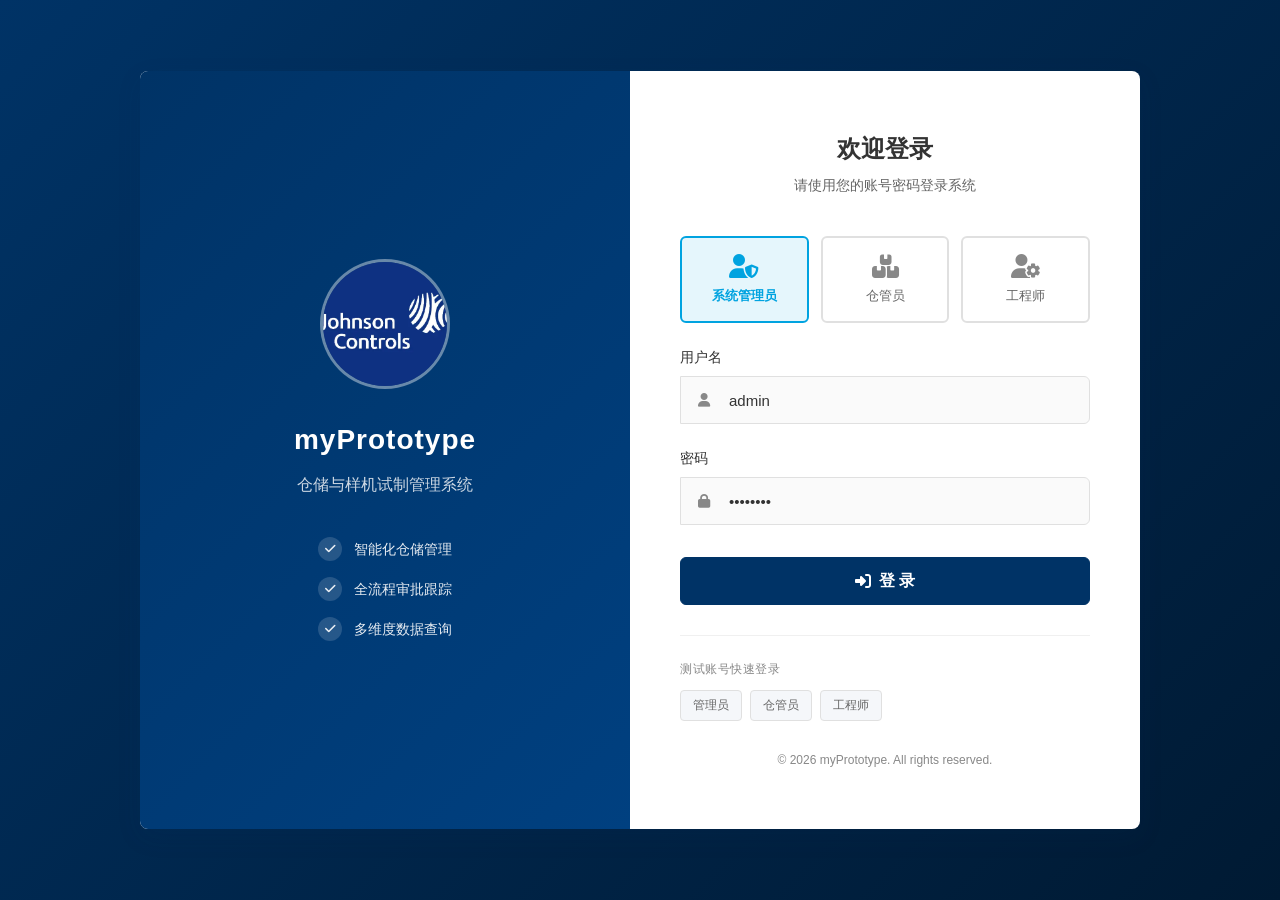
<file: dashboard.html>
<!DOCTYPE html>
<html lang="zh-CN">
<head>
    <meta charset="UTF-8">
    <meta name="viewport" content="width=device-width, initial-scale=1.0">
    <title>工作台 - myPrototype仓储与试制管理系统</title>
    <link rel="stylesheet" href="css/variables.css">
    <link rel="stylesheet" href="css/layout.css">
    <link rel="stylesheet" href="css/components.css">
    <link rel="stylesheet" href="https://cdnjs.cloudflare.com/ajax/libs/font-awesome/6.4.0/css/all.min.css">
    <style>
        /* 工作台专用样式 */
        .dashboard-grid {
            display: grid;
            grid-template-columns: repeat(4, 1fr);
            gap: var(--jc-spacing-xl);
            margin-bottom: var(--jc-spacing-xl);
        }

        @media (max-width: 1200px) {
            .dashboard-grid {
                grid-template-columns: repeat(2, 1fr);
            }
        }

        @media (max-width: 768px) {
            .dashboard-grid {
                grid-template-columns: 1fr;
            }
        }

        .dashboard-card {
            background: var(--jc-card-white);
            border-radius: var(--jc-radius-card);
            box-shadow: var(--jc-shadow-card);
            padding: var(--jc-spacing-2xl);
            display: flex;
            align-items: center;
            gap: var(--jc-spacing-lg);
            transition: transform var(--jc-transition-fast), box-shadow var(--jc-transition-fast);
        }

        .dashboard-card:hover {
            transform: translateY(-2px);
            box-shadow: 0 8px 24px rgba(0, 0, 0, 0.08);
        }

        .dashboard-card-icon {
            width: 64px;
            height: 64px;
            border-radius: var(--jc-radius-card);
            display: flex;
            align-items: center;
            justify-content: center;
            font-size: 28px;
            flex-shrink: 0;
        }

        .dashboard-card-icon.blue {
            background: var(--jc-accent-teal-light);
            color: var(--jc-accent-teal);
        }

        .dashboard-card-icon.orange {
            background: var(--jc-warning-orange-light);
            color: var(--jc-warning-orange);
        }

        .dashboard-card-icon.green {
            background: var(--jc-success-green-light);
            color: var(--jc-success-green);
        }

        .dashboard-card-icon.purple {
            background: var(--jc-tag-purple-bg);
            color: var(--jc-tag-purple-text);
        }

        .dashboard-card-info {
            flex: 1;
        }

        .dashboard-card-label {
            font-size: var(--jc-font-size-body);
            color: var(--jc-text-light);
            margin-bottom: 4px;
        }

        .dashboard-card-value {
            font-size: 32px;
            font-weight: var(--jc-font-weight-bold);
            color: var(--jc-text-dark);
            line-height: 1.2;
        }

        .dashboard-card-trend {
            font-size: var(--jc-font-size-small);
            margin-top: 4px;
        }

        .dashboard-card-trend.up {
            color: var(--jc-success-green);
        }

        .dashboard-card-trend.down {
            color: var(--jc-danger-red);
        }

        /* 快捷入口 */
        .quick-actions {
            display: grid;
            grid-template-columns: repeat(6, 1fr);
            gap: var(--jc-spacing-lg);
            margin-bottom: var(--jc-spacing-xl);
        }

        @media (max-width: 1200px) {
            .quick-actions {
                grid-template-columns: repeat(3, 1fr);
            }
        }

        @media (max-width: 768px) {
            .quick-actions {
                grid-template-columns: repeat(2, 1fr);
            }
        }

        .quick-action-item {
            background: var(--jc-card-white);
            border-radius: var(--jc-radius-card);
            box-shadow: var(--jc-shadow-card);
            padding: var(--jc-spacing-xl);
            text-align: center;
            cursor: pointer;
            transition: all var(--jc-transition-fast);
            text-decoration: none;
            color: inherit;
        }

        .quick-action-item:hover {
            transform: translateY(-3px);
            box-shadow: 0 8px 24px rgba(0, 0, 0, 0.1);
        }

        .quick-action-icon {
            width: 56px;
            height: 56px;
            border-radius: var(--jc-radius-card);
            display: flex;
            align-items: center;
            justify-content: center;
            margin: 0 auto var(--jc-spacing-md);
            font-size: 24px;
        }

        .quick-action-icon.primary {
            background: var(--jc-accent-teal-light);
            color: var(--jc-accent-teal);
        }

        .quick-action-icon.success {
            background: var(--jc-success-green-light);
            color: var(--jc-success-green);
        }

        .quick-action-icon.warning {
            background: var(--jc-warning-orange-light);
            color: var(--jc-warning-orange);
        }

        .quick-action-icon.danger {
            background: var(--jc-danger-red-light);
            color: var(--jc-danger-red);
        }

        .quick-action-icon.purple {
            background: var(--jc-tag-purple-bg);
            color: var(--jc-tag-purple-text);
        }

        .quick-action-icon.info {
            background: #E3F2FD;
            color: #1976D2;
        }

        .quick-action-label {
            font-size: var(--jc-font-size-body);
            font-weight: var(--jc-font-weight-semibold);
            color: var(--jc-text-dark);
        }

        /* 待办事项 */
        .todo-list {
            list-style: none;
        }

        .todo-item {
            display: flex;
            align-items: center;
            padding: var(--jc-spacing-lg) 0;
            border-bottom: 1px solid var(--jc-border-line-light);
            transition: background var(--jc-transition-fast);
        }

        .todo-item:last-child {
            border-bottom: none;
        }

        .todo-item:hover {
            background: var(--jc-bg-gray);
            margin: 0 calc(-1 * var(--jc-spacing-2xl));
            padding-left: var(--jc-spacing-2xl);
            padding-right: var(--jc-spacing-2xl);
        }

        .todo-icon {
            width: 40px;
            height: 40px;
            border-radius: var(--jc-radius-circle);
            display: flex;
            align-items: center;
            justify-content: center;
            margin-right: var(--jc-spacing-md);
            flex-shrink: 0;
        }

        .todo-icon.inbound {
            background: var(--jc-accent-teal-light);
            color: var(--jc-accent-teal);
        }

        .todo-icon.outbound {
            background: var(--jc-success-green-light);
            color: var(--jc-success-green);
        }

        .todo-icon.transfer {
            background: var(--jc-warning-orange-light);
            color: var(--jc-warning-orange);
        }

        .todo-icon.express {
            background: var(--jc-tag-purple-bg);
            color: var(--jc-tag-purple-text);
        }

        .todo-icon.scrap {
            background: var(--jc-danger-red-light);
            color: var(--jc-danger-red);
        }

        .todo-badge.approving {
            background: var(--jc-tag-blue-bg);
            color: var(--jc-tag-blue-text);
        }

        .todo-content {
            flex: 1;
            min-width: 0;
        }

        .todo-title {
            font-weight: var(--jc-font-weight-semibold);
            color: var(--jc-text-dark);
            margin-bottom: 4px;
            white-space: nowrap;
            overflow: hidden;
            text-overflow: ellipsis;
        }

        .todo-meta {
            font-size: var(--jc-font-size-small);
            color: var(--jc-text-light);
        }

        .todo-meta span {
            margin-right: var(--jc-spacing-md);
        }

        .todo-actions {
            display: flex;
            gap: var(--jc-spacing-sm);
        }

        .todo-badge {
            padding: 4px 10px;
            border-radius: var(--jc-radius-tag);
            font-size: 12px;
            font-weight: var(--jc-font-weight-semibold);
        }

        .todo-badge.pending {
            background: var(--jc-warning-orange-light);
            color: var(--jc-warning-orange);
        }

        /* 两栏布局 */
        .two-column-layout {
            display: grid;
            grid-template-columns: 2fr 1fr;
            gap: var(--jc-spacing-xl);
        }

        @media (max-width: 1200px) {
            .two-column-layout {
                grid-template-columns: 1fr;
            }
        }

        /* 最近活动 */
        .activity-list {
            list-style: none;
        }

        .activity-item {
            display: flex;
            gap: var(--jc-spacing-md);
            padding: var(--jc-spacing-md) 0;
            border-bottom: 1px solid var(--jc-border-line-light);
        }

        .activity-item:last-child {
            border-bottom: none;
        }

        .activity-dot {
            width: 8px;
            height: 8px;
            border-radius: 50%;
            margin-top: 8px;
            flex-shrink: 0;
        }

        .activity-dot.success { background: var(--jc-success-green); }
        .activity-dot.warning { background: var(--jc-warning-orange); }
        .activity-dot.info { background: var(--jc-accent-teal); }

        .activity-content {
            flex: 1;
        }

        .activity-text {
            font-size: var(--jc-font-size-body);
            color: var(--jc-text-dark);
            margin-bottom: 4px;
        }

        .activity-time {
            font-size: var(--jc-font-size-small);
            color: var(--jc-text-muted);
        }

        /* 空状态 */
        .empty-todo {
            text-align: center;
            padding: var(--jc-spacing-3xl);
            color: var(--jc-text-muted);
        }

        .empty-todo i {
            font-size: 48px;
            margin-bottom: var(--jc-spacing-md);
            opacity: 0.5;
        }

        .empty-todo p {
            font-size: var(--jc-font-size-body);
        }
    </style>
</head>
<body>
    <div class="app-container">
        <!-- 侧边栏 -->
        <aside class="sidebar" id="sidebar">
            <div class="sidebar-header">
                <div class="sidebar-logo">
                    <img src="802a6.webp" alt="Logo">
                    <span>myPrototype</span>
                </div>
            </div>
            
            <button class="sidebar-toggle" id="sidebarToggle">
                <i class="fas fa-chevron-left"></i>
            </button>

            <nav class="sidebar-nav">
                <div class="nav-section">
                    <div class="nav-section-title">仓库管理 Warehouse</div>
                    <ul class="nav-menu">
                        <li class="nav-item">
                            <a href="dashboard.html" class="nav-link active">
                                <i class="fas fa-tachometer-alt"></i>
                                <span>工作台看板</span>
                            </a>
                        </li>
                        <li class="nav-item">
                            <a href="pages/inbound.html" class="nav-link">
                                <i class="fas fa-sign-in-alt"></i>
                                <span>入库</span>
                            </a>
                        </li>
                        <li class="nav-item">
                            <a href="pages/outbound.html" class="nav-link">
                                <i class="fas fa-sign-out-alt"></i>
                                <span>出库</span>
                            </a>
                        </li>
                        <li class="nav-item">
                            <a href="pages/transfer.html" class="nav-link">
                                <i class="fas fa-exchange-alt"></i>
                                <span>移库</span>
                            </a>
                        </li>
                        <li class="nav-item">
                            <a href="pages/query.html" class="nav-link">
                                <i class="fas fa-search"></i>
                                <span>综合查询</span>
                            </a>
                        </li>
                        <li class="nav-item">
                            <a href="pages/inventory.html" class="nav-link planned">
                                <i class="fas fa-clipboard-check"></i>
                                <span>盘点</span>
                                <span class="nav-badge-soon">规划中</span>
                            </a>
                        </li>
                        <li class="nav-item">
                            <a href="pages/express.html" class="nav-link">
                                <i class="fas fa-shipping-fast"></i>
                                <span>快递发运</span>
                            </a>
                        </li>
                        <li class="nav-item">
                            <a href="pages/scrap.html" class="nav-link">
                                <i class="fas fa-trash-alt"></i>
                                <span>报废处理</span>
                            </a>
                        </li>
                        <li class="nav-item">
                            <a href="pages/qrcode.html" class="nav-link">
                                <i class="fas fa-qrcode"></i>
                                <span>二维码系统</span>
                            </a>
                        </li>
                        <li class="nav-item">
                            <a href="pages/config.html" class="nav-link">
                                <i class="fas fa-cog"></i>
                                <span>仓库配置</span>
                            </a>
                        </li>
                    </ul>
                </div>
                <div class="nav-section">
                    <div class="nav-section-title">样机试制 Prototyping</div>
                    <ul class="nav-menu">
                        <li class="nav-item">
                            <a href="pages/prototype.html" class="nav-link planned">
                                <i class="fas fa-cogs"></i>
                                <span>样机试制/改工</span>
                                <span class="nav-badge-soon">规划中</span>
                            </a>
                        </li>
                        <li class="nav-item">
                            <a href="pages/tooling.html" class="nav-link planned">
                                <i class="fas fa-tools"></i>
                                <span>工装制作</span>
                                <span class="nav-badge-soon">规划中</span>
                            </a>
                        </li>
                    </ul>
                </div>
            </nav>

            <div class="sidebar-footer">
                <div class="user-info">
                    <div class="user-avatar" id="userAvatar">A</div>
                    <div class="user-details">
                        <div class="user-name" id="userName">管理员</div>
                        <div class="user-role" id="userRole">系统管理员</div>
                    </div>
                </div>
            </div>
        </aside>

        <!-- 主内容区 -->
        <main class="main-content">
            <!-- 顶部导航 -->
            <header class="top-header">
                <div class="header-left">
                    <h1 class="page-title">工作台</h1>
                </div>
                <div class="header-right">
                    <div class="header-action" title="通知">
                        <i class="fas fa-bell"></i>
                        <span class="badge"></span>
                    </div>
                    <div class="header-action" title="退出登录" id="logoutBtn">
                        <i class="fas fa-sign-out-alt"></i>
                    </div>
                </div>
            </header>

            <!-- 内容区域 -->
            <div class="content-wrapper">
                <div class="content-container">
                    <!-- 统计卡片 -->
                    <div class="dashboard-grid">
                        <div class="dashboard-card">
                            <div class="dashboard-card-icon blue">
                                <i class="fas fa-box"></i>
                            </div>
                            <div class="dashboard-card-info">
                                <div class="dashboard-card-label">库存总量</div>
                                <div class="dashboard-card-value" id="totalStock">0</div>
                                <div class="dashboard-card-trend up">
                                    <i class="fas fa-arrow-up"></i> 较上月 +12%
                                </div>
                            </div>
                        </div>
                        <div class="dashboard-card">
                            <div class="dashboard-card-icon orange">
                                <i class="fas fa-clock"></i>
                            </div>
                            <div class="dashboard-card-info">
                                <div class="dashboard-card-label">待办事项</div>
                                <div class="dashboard-card-value" id="pendingCount">0</div>
                                <div class="dashboard-card-trend">
                                    需要处理
                                </div>
                            </div>
                        </div>
                        <div class="dashboard-card">
                            <div class="dashboard-card-icon green">
                                <i class="fas fa-check-circle"></i>
                            </div>
                            <div class="dashboard-card-info">
                                <div class="dashboard-card-label">本月入库</div>
                                <div class="dashboard-card-value" id="monthlyInbound">0</div>
                                <div class="dashboard-card-trend up">
                                    <i class="fas fa-arrow-up"></i> 较上月 +8%
                                </div>
                            </div>
                        </div>
                        <div class="dashboard-card">
                            <div class="dashboard-card-icon purple">
                                <i class="fas fa-exclamation-triangle"></i>
                            </div>
                            <div class="dashboard-card-info">
                                <div class="dashboard-card-label">呆滞预警</div>
                                <div class="dashboard-card-value" id="dormantAlert">0</div>
                                <div class="dashboard-card-trend down">
                                    需要关注
                                </div>
                            </div>
                        </div>
                    </div>

                    <!-- 快捷入口 -->
                    <div class="quick-actions">
                        <a href="pages/inbound.html" class="quick-action-item">
                            <div class="quick-action-icon primary">
                                <i class="fas fa-plus-circle"></i>
                            </div>
                            <div class="quick-action-label">入库登记</div>
                        </a>
                        <a href="pages/outbound.html" class="quick-action-item">
                            <div class="quick-action-icon success">
                                <i class="fas fa-minus-circle"></i>
                            </div>
                            <div class="quick-action-label">出库申请</div>
                        </a>
                        <a href="pages/transfer.html" class="quick-action-item">
                            <div class="quick-action-icon warning">
                                <i class="fas fa-random"></i>
                            </div>
                            <div class="quick-action-label">移库操作</div>
                        </a>
                        <a href="pages/query.html" class="quick-action-item">
                            <div class="quick-action-icon info">
                                <i class="fas fa-search"></i>
                            </div>
                            <div class="quick-action-label">库存查询</div>
                        </a>
                        <a href="pages/express.html" class="quick-action-item">
                            <div class="quick-action-icon purple">
                                <i class="fas fa-shipping-fast"></i>
                            </div>
                            <div class="quick-action-label">快递发运</div>
                        </a>
                        <a href="pages/query.html" class="quick-action-item">
                            <div class="quick-action-icon danger">
                                <i class="fas fa-chart-bar"></i>
                            </div>
                            <div class="quick-action-label">数据报表</div>
                        </a>
                    </div>

                    <!-- 两栏布局 -->
                    <div class="two-column-layout">
                        <!-- 待办事项 -->
                        <div class="card">
                            <div class="card-header">
                                <div class="card-title">
                                    <i class="fas fa-clipboard-list"></i>
                                    待办事项
                                </div>
                                <button class="btn btn-text btn-sm" onclick="exportCompletedScrap()" title="导出已完成的报废审批单"><i class="fas fa-file-export"></i> 导出报废单</button>
                            </div>
                            <div class="card-body" style="padding: 0;">
                                <ul class="todo-list" id="todoList">
                                    <!-- 动态生成 -->
                                </ul>
                            </div>
                        </div>

                        <!-- 最近活动 -->
                        <div class="card">
                            <div class="card-header">
                                <div class="card-title">
                                    <i class="fas fa-history"></i>
                                    最近活动
                                </div>
                            </div>
                            <div class="card-body" style="padding-top: 10px;">
                                <ul class="activity-list" id="activityList">
                                    <li class="activity-item">
                                        <div class="activity-dot success"></div>
                                        <div class="activity-content">
                                            <div class="activity-text">完成入库单 SYS-20260420-001</div>
                                            <div class="activity-time">10分钟前</div>
                                        </div>
                                    </li>
                                    <li class="activity-item">
                                        <div class="activity-dot info"></div>
                                        <div class="activity-content">
                                            <div class="activity-text">提交领用申请 REQ-20260420-015</div>
                                            <div class="activity-time">30分钟前</div>
                                        </div>
                                    </li>
                                    <li class="activity-item">
                                        <div class="activity-dot warning"></div>
                                        <div class="activity-content">
                                            <div class="activity-text">审批通过报废单 SCRAP-20260420-003</div>
                                            <div class="activity-time">1小时前</div>
                                        </div>
                                    </li>
                                    <li class="activity-item">
                                        <div class="activity-dot success"></div>
                                        <div class="activity-content">
                                            <div class="activity-text">完成移库操作 TRANS-20260420-007</div>
                                            <div class="activity-time">2小时前</div>
                                        </div>
                                    </li>
                                    <li class="activity-item">
                                        <div class="activity-dot info"></div>
                                        <div class="activity-content">
                                            <div class="activity-text">登录系统</div>
                                            <div class="activity-time">今天 08:30</div>
                                        </div>
                                    </li>
                                </ul>
                            </div>
                        </div>
                    </div>
                </div>
            </div>
        </main>
    </div>

    <script src="js/common.js"></script>
    <script src="js/validation.js"></script>
    <script src="js/data.js"></script>
    <script>
        // 检查登录状态
        if (!Users.isLoggedIn()) {
            window.location.href = 'index.html';
        }

        // 加载用户信息
        function loadUserInfo() {
            const user = Users.getCurrentUser();
            if (user) {
                document.getElementById('userName').textContent = user.name;
                document.getElementById('userAvatar').textContent = user.name.charAt(0);
                
                const roleMap = {
                    admin: '系统管理员',
                    keeper: '仓管员',
                    engineer: '工程师'
                };
                document.getElementById('userRole').textContent = roleMap[user.role] || user.role;
            }
        }

        // 加载统计数据
        function loadStats() {
            const inventory = Inventory.getAll();
            
            // 库存总量
            const totalStock = inventory.reduce((sum, item) => sum + item.remainingStock, 0);
            document.getElementById('totalStock').textContent = totalStock.toLocaleString();
            
            // 本月入库（模拟）
            const monthlyInbound = Math.floor(Math.random() * 500) + 100;
            document.getElementById('monthlyInbound').textContent = monthlyInbound;
            
            // 呆滞预警
            const dormantAlert = inventory.filter(item => item.dormantDays > 90).length;
            document.getElementById('dormantAlert').textContent = dormantAlert;
        }

        // ================= 报废审批步骤标签 =================
        const SCRAP_STEP_LABELS = {
            manager: '待部门经理审批',
            gm: '待总经理审批',
            finance: '待财务审批',
            keeper: '待仓管处理',
            completed: '已完成',
            rejected: '已驳回'
        };

        // 加载待办事项
        function loadTodos() {
            const user = Users.getCurrentUser();
            const todos = [];
            
            // 从 Flows 获取真实的待办流程（非报废类）
            const pendingFlows = Flows.getPending();
            
            pendingFlows.forEach(flow => {
                // 跳过报废流程（单独处理）
                if (flow.type === 'scrap_workflow') return;

                const typeConfig = {
                    express: { icon: 'fa-shipping-fast', typeClass: 'express', label: '快递发运处理' },
                    inbound_engineer: { icon: 'fa-sign-in-alt', typeClass: 'inbound', label: '入库补充审核' },
                    outbound_request: { icon: 'fa-sign-out-alt', typeClass: 'outbound', label: '领用申请审批' },
                    outbound_scrap: { icon: 'fa-trash-alt', typeClass: 'outbound', label: '报废出库审批' },
                    transfer: { icon: 'fa-exchange-alt', typeClass: 'transfer', label: '移库申请审批' }
                }[flow.type] || { icon: 'fa-tasks', typeClass: '', label: '待处理流程' };
                
                let meta = '';
                let title = '';
                
                if (flow.type === 'express') {
                    title = `${typeConfig.label} - ${flow.flowNo}`;
                    meta = `申请人：${flow.creator} | 收件人：${flow.data.recipient || '-'} | 物料：${flow.data.materialDesc || '-'}`;
                } else if (flow.type === 'inbound_engineer') {
                    title = `${typeConfig.label} - ${flow.flowNo}`;
                    meta = `申请人：${flow.creator} | 物料：${flow.data.materialName || '-'}`;
                } else if (flow.type === 'outbound_request') {
                    title = `${typeConfig.label} - ${flow.flowNo}`;
                    meta = `申请人：${flow.creator} | 物料：${flow.data.materialName || '-'}`;
                } else if (flow.type === 'outbound_scrap') {
                    title = `${typeConfig.label} - ${flow.flowNo}`;
                    meta = `申请人：${flow.creator} | 物料：${flow.data.materialName || '-'}`;
                } else if (flow.type === 'transfer') {
                    title = `${typeConfig.label} - ${flow.flowNo}`;
                    meta = `申请人：${flow.creator} | 物料：${flow.data.materialName || '-'}`;
                } else {
                    title = `${typeConfig.label} - ${flow.flowNo}`;
                    meta = `申请人：${flow.creator}`;
                }
                
                todos.push({
                    type: typeConfig.typeClass,
                    icon: typeConfig.icon,
                    title: title,
                    meta: meta,
                    badge: '待处理',
                    badgeClass: 'pending',
                    flowType: flow.type,
                    flowId: flow.id
                });
            });

            // ===== 报废审批待办（部门经理/总经理/财务）=====
            const scrapApprovalSteps = ['manager', 'gm', 'finance'];
            const scrapRoleLabels = { manager: '部门经理审批', gm: '总经理审批', finance: '财务审批' };
            scrapApprovalSteps.forEach(step => {
                const stepFlows = Flows.getScrapWorkflowTodos(step);
                stepFlows.forEach(flow => {
                    todos.push({
                        type: 'scrap',
                        icon: 'fa-file-alt',
                        title: `报废${scrapRoleLabels[step]} - ${flow.flowNo}`,
                        meta: `申请人：${flow.creator} | 残值：¥${flow.data.totalRemaining} | 物料：${flow.data.items?.length || 0}项`,
                        badge: SCRAP_STEP_LABELS[step],
                        badgeClass: 'pending',
                        flowType: 'scrap_workflow',
                        flowId: flow.id,
                        scrapStep: step
                    });
                });
            });

            // ===== 仓管待办（报废已审批完成待仓管确认）=====
            const keeperTodos = Flows.getScrapWorkflowTodos('keeper');
            keeperTodos.forEach(flow => {
                todos.push({
                    type: 'scrap',
                    icon: 'fa-warehouse',
                    title: `报废仓管处理 - ${flow.flowNo}`,
                    meta: `申请人：${flow.creator} | 残值：¥${flow.data.totalRemaining} | 物料：${flow.data.items?.length || 0}项`,
                    badge: '待仓管处理',
                    badgeClass: 'approving',
                    flowType: 'scrap_workflow',
                    flowId: flow.id,
                    scrapStep: 'keeper'
                });
            });
            
            // 更新待办数量
            document.getElementById('pendingCount').textContent = todos.length;
            
            // 渲染待办列表
            const todoList = document.getElementById('todoList');
            if (todos.length === 0) {
                todoList.innerHTML = `
                    <li class="empty-todo">
                        <i class="fas fa-check-circle"></i>
                        <p>暂无待办事项</p>
                    </li>
                `;
            } else {
                todoList.innerHTML = todos.map(todo => {
                    let actionBtn = '';
                    if (todo.flowType === 'express') {
                        actionBtn = `<a href="pages/express.html?tab=process" class="btn btn-primary btn-sm">处理</a>`;
                    } else if (todo.flowType === 'scrap_workflow' && todo.scrapStep === 'keeper') {
                        actionBtn = `<button class="btn btn-primary btn-sm" onclick="scrapKeeperConfirm(${todo.flowId})">确认处理</button>`;
                    } else if (todo.flowType === 'scrap_workflow') {
                        actionBtn = `<button class="btn btn-primary btn-sm" onclick="openScrapApproveModal(${todo.flowId}, '${todo.scrapStep}')">审批</button>`;
                    } else {
                        actionBtn = `<button class="btn btn-primary btn-sm" disabled>处理</button>`;
                    }
                    return `
                    <li class="todo-item">
                        <div class="todo-icon ${todo.type}">
                            <i class="fas ${todo.icon}"></i>
                        </div>
                        <div class="todo-content">
                            <div class="todo-title">${todo.title}</div>
                            <div class="todo-meta">
                                <span><i class="far fa-user"></i> ${todo.meta.split(' | ')[0]}</span>
                                <span><i class="far fa-clock"></i> ${todo.meta.split(' | ').slice(1).join(' | ')}</span>
                            </div>
                        </div>
                        <div class="todo-actions">
                            <span class="todo-badge ${todo.badgeClass}">${todo.badge}</span>
                            ${actionBtn}
                        </div>
                    </li>
                `}).join('');
            }
        }

        // ================= 报废审批操作（工作台内联）=================
        function openScrapApproveModal(flowId, role) {
            const flow = Flows.getAll().find(f => f.id === flowId);
            if (!flow) return;
            const roleName = role === 'manager' ? '部门经理审批' : role === 'gm' ? '总经理审批' : '财务审批';
            const itemsSummary = (flow.data.items || []).map((it, i) => 
                `<tr><td>${i+1}</td><td>${it.materialCode}</td><td>${it.partDesc}</td><td>${it.qty}</td><td>${it.originalValue}</td><td>${it.remainingValue}</td></tr>`
            ).join('');
            const content = `
                <div style="max-height:60vh;overflow-y:auto;">
                    <div style="margin-bottom:16px;">
                        <div style="font-size:15px;font-weight:600;margin-bottom:8px;">${flow.flowNo}</div>
                        <div style="font-size:13px;color:var(--jc-text-light);">
                            申请人：${flow.creator} | 残值合计：<span style="color:var(--jc-danger-red);font-weight:600;">¥${flow.data.totalRemaining}</span>
                        </div>
                    </div>
                    <div style="margin-bottom:16px;">
                        <div style="font-weight:600;margin-bottom:8px;font-size:14px;">物料清单</div>
                        <table class="table" style="font-size:12px;">
                            <thead><tr><th>序号</th><th>物料编号</th><th>零件描述</th><th>数量</th><th>原值</th><th>残值</th></tr></thead>
                            <tbody>${itemsSummary}</tbody>
                        </table>
                    </div>
                    <div style="margin-bottom:16px;">
                        <div style="font-weight:600;margin-bottom:8px;font-size:14px;">报废原因</div>
                        <div style="font-size:13px;padding:10px;background:var(--jc-bg-gray);border-radius:4px;">${flow.data.reason}</div>
                    </div>
                    <div class="form-group">
                        <label class="form-label">审批意见（选填）</label>
                        <textarea class="form-control" id="scrapComment_${flowId}" rows="2" placeholder="请输入审批意见..."></textarea>
                    </div>
                    <div style="display:flex;gap:12px;justify-content:flex-end;margin-top:20px;">
                        <button class="btn btn-secondary" onclick="Modal.close(this)">取消</button>
                        <button class="btn btn-danger" onclick="scrapReject(${flowId}, '${role}')">驳回</button>
                        <button class="btn btn-primary" onclick="scrapApprove(${flowId}, '${role}')">通过</button>
                    </div>
                </div>
            `;
            Modal.open(content, { title: roleName, size: 'lg' });
        }

        function scrapApprove(flowId, role) {
            const comment = document.getElementById(`scrapComment_${flowId}`)?.value || '';
            const flow = Flows.getAll().find(f => f.id === flowId);
            if (!flow) return;
            const totalRemaining = parseFloat(flow.data.totalRemaining) || 0;
            let nextStep;
            if (role === 'manager') {
                if (totalRemaining >= 5000) nextStep = 'gm';
                else if (totalRemaining >= 3000) nextStep = 'finance';
                else nextStep = 'keeper';
            } else if (role === 'gm') {
                if (totalRemaining >= 3000) nextStep = 'finance';
                else nextStep = 'keeper';
            } else if (role === 'finance') {
                nextStep = 'keeper';
            }
            const approverName = role === 'manager' ? '部门经理' : role === 'gm' ? '总经理' : '财务';
            Flows.advance(flowId, nextStep, approverName, comment);
            Modal.close(document.querySelector('.modal-close'));
            Toast.success('审批通过！');
            loadTodos();
        }

        function scrapReject(flowId, role) {
            const comment = document.getElementById(`scrapComment_${flowId}`)?.value || '';
            if (!comment.trim()) {
                Toast.error('驳回必须填写审批意见');
                return;
            }
            const approverName = role === 'manager' ? '部门经理' : role === 'gm' ? '总经理' : '财务';
            Flows.rejectWithHistory(flowId, approverName, comment);
            Modal.close(document.querySelector('.modal-close'));
            Toast.success('已驳回申请');
            loadTodos();
        }

        function scrapKeeperConfirm(flowId) {
            Modal.confirm('确认已处理该报废申请？', () => {
                Flows.advance(flowId, 'completed', '仓管员', '已确认处理');
                Toast.success('报废申请已处理完成！');
                loadTodos();
            });
        }

        // ================= 导出已完成报废单 =================
        function exportCompletedScrap() {
            const list = Flows.getAll().filter(f => f.type === 'scrap_workflow' && f.currentStep === 'completed');
            if (list.length === 0) {
                Toast.error('暂无已完成的报废申请单可导出');
                return;
            }
            let csv = '\uFEFF流程单号,申请人,部门,申请时间,物料数,数量合计,原值合计,残值合计,报废原因,处理方式,审批记录\n';
            list.forEach(flow => {
                const history = (flow.approvalHistory || []).map(h => `${SCRAP_STEP_LABELS[h.step]||h.step}:${h.approver}(${h.result==='approved'?'通过':'驳回'})`).join('; ');
                csv += `${flow.flowNo},${flow.creator},${flow.data.department||''},${DateUtils.format(flow.createTime,'YYYY-MM-DD HH:mm')},${flow.data.items?.length||0},${flow.data.totalQty},${flow.data.totalOriginal},${flow.data.totalRemaining},"${(flow.data.reason||'').replace(/"/g,'""')}","${(flow.data.disposeTypes||[]).join(';')}","${history}"\n`;
            });
            const blob = new Blob([csv], { type: 'text/csv;charset=utf-8;' });
            const link = document.createElement('a');
            link.href = URL.createObjectURL(blob);
            link.download = `报废申请单导出_${DateUtils.now('YYYYMMDD_HHmmss')}.csv`;
            link.click();
            Toast.success('导出成功！');
        }

        // 侧边栏折叠
        document.getElementById('sidebarToggle').addEventListener('click', function() {
            document.getElementById('sidebar').classList.toggle('collapsed');
        });

        // 退出登录
        document.getElementById('logoutBtn').addEventListener('click', function() {
            Modal.confirm('确定要退出登录吗？', () => {
                Users.logout();
                Toast.success('已退出登录');
                setTimeout(() => {
                    window.location.href = 'index.html';
                }, 500);
            });
        });

        // 初始化
        document.addEventListener('DOMContentLoaded', function() {
            loadUserInfo();
            loadStats();
            loadTodos();
        });
    </script>
</body>
</html>
</file>
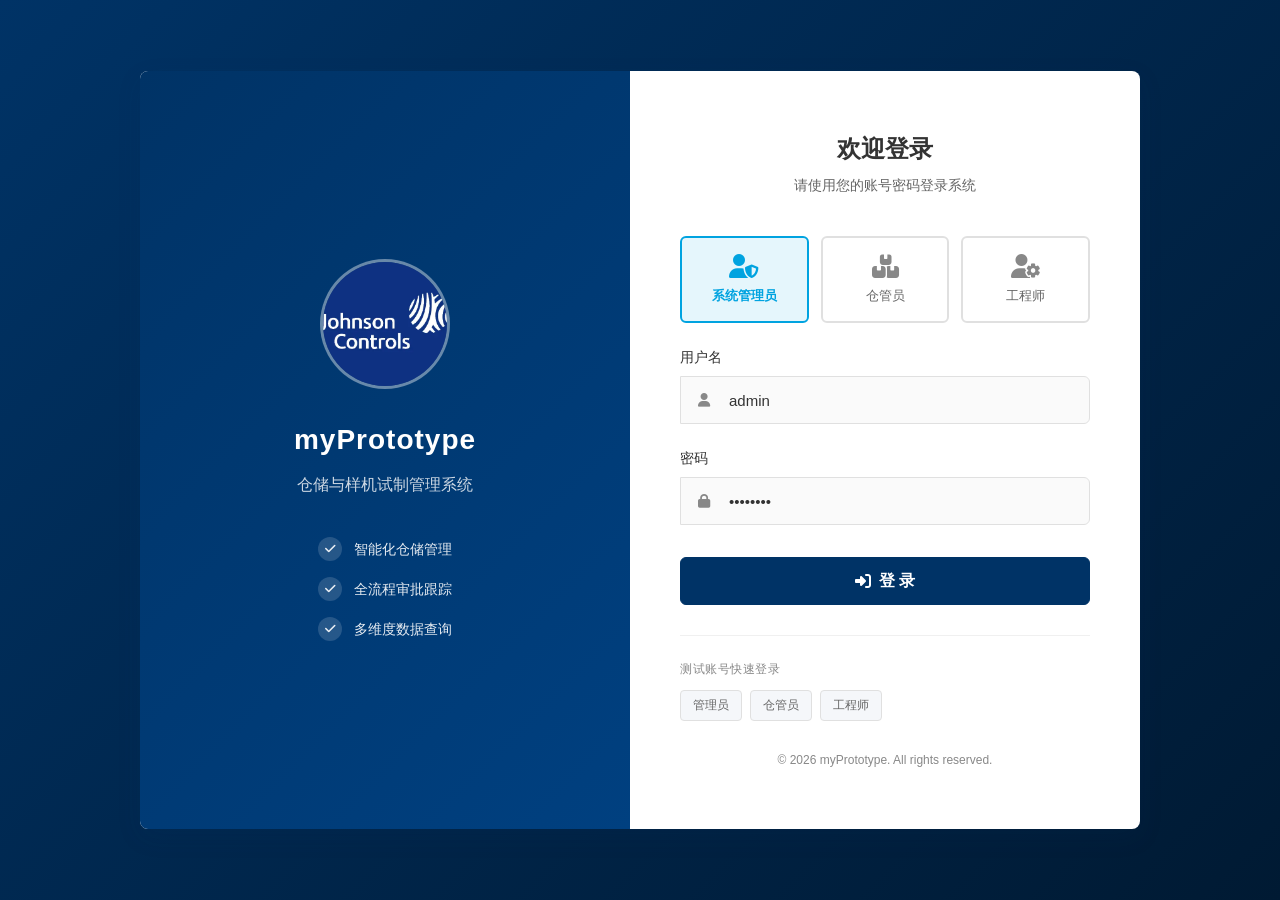
<file: pages/config.html>
<!DOCTYPE html>
<html lang="zh-CN">
<head>
    <meta charset="UTF-8">
    <meta name="viewport" content="width=device-width, initial-scale=1.0">
    <title>仓库配置 - myPrototype仓储与试制管理系统</title>
    <link rel="stylesheet" href="../css/variables.css">
    <link rel="stylesheet" href="../css/layout.css">
    <link rel="stylesheet" href="../css/components.css">
    <link rel="stylesheet" href="https://cdnjs.cloudflare.com/ajax/libs/font-awesome/6.4.0/css/all.min.css">
    <style>
        .config-toolbar {
            display: flex;
            align-items: center;
            justify-content: space-between;
            margin-bottom: var(--jc-spacing-xl);
            flex-wrap: wrap;
            gap: var(--jc-spacing-md);
        }

        .config-toolbar-left {
            display: flex;
            align-items: center;
            gap: var(--jc-spacing-md);
        }

        .config-stats {
            display: flex;
            gap: var(--jc-spacing-xl);
            margin-bottom: var(--jc-spacing-xl);
        }

        .config-stat-card {
            flex: 1;
            background: var(--jc-card-white);
            border-radius: var(--jc-radius-card);
            padding: var(--jc-spacing-xl);
            box-shadow: var(--jc-shadow-card);
            display: flex;
            align-items: center;
            gap: var(--jc-spacing-lg);
        }

        .config-stat-icon {
            width: 48px;
            height: 48px;
            border-radius: var(--jc-radius-card);
            display: flex;
            align-items: center;
            justify-content: center;
            font-size: 20px;
        }

        .config-stat-icon.blue {
            background: var(--jc-accent-teal-light);
            color: var(--jc-accent-teal);
        }

        .config-stat-icon.orange {
            background: var(--jc-warning-orange-light);
            color: var(--jc-warning-orange);
        }

        .config-stat-icon.green {
            background: var(--jc-success-green-light);
            color: var(--jc-success-green);
        }

        .config-stat-info h4 {
            font-size: var(--jc-font-size-small);
            color: var(--jc-text-light);
            margin-bottom: 4px;
        }

        .config-stat-info .stat-value {
            font-size: 24px;
            font-weight: var(--jc-font-weight-bold);
            color: var(--jc-text-dark);
        }

        .attr-tag {
            display: inline-flex;
            align-items: center;
            gap: 4px;
            padding: 3px 8px;
            border-radius: var(--jc-radius-tag);
            font-size: var(--jc-font-size-small);
            font-weight: var(--jc-font-weight-semibold);
        }

        .attr-tag.indoor-closed { background: var(--jc-tag-blue-bg); color: var(--jc-tag-blue-text); }
        .attr-tag.indoor-semi { background: var(--jc-tag-green-bg); color: var(--jc-tag-green-text); }
        .attr-tag.indoor-open { background: var(--jc-tag-orange-bg); color: var(--jc-tag-orange-text); }
        .attr-tag.outdoor-closed { background: var(--jc-tag-purple-bg); color: var(--jc-tag-purple-text); }
        .attr-tag.outdoor-semi { background: var(--jc-tag-green-bg); color: var(--jc-tag-green-text); }
        .attr-tag.outdoor-open { background: var(--jc-tag-orange-bg); color: var(--jc-tag-orange-text); }

        .type-tag {
            display: inline-flex;
            align-items: center;
            gap: 4px;
            padding: 3px 8px;
            border-radius: var(--jc-radius-tag);
            font-size: var(--jc-font-size-small);
            font-weight: var(--jc-font-weight-semibold);
            background: var(--jc-bg-gray);
            color: var(--jc-text-dark);
        }

        .status-dot {
            width: 8px;
            height: 8px;
            border-radius: 50%;
            display: inline-block;
            margin-right: 6px;
        }

        .status-dot.active { background: var(--jc-success-green); }
        .status-dot.inactive { background: var(--jc-text-muted); }

        .modal-form-row {
            display: grid;
            grid-template-columns: 1fr 1fr;
            gap: var(--jc-spacing-lg);
        }

        .modal-form-row .form-group {
            margin-bottom: 0;
        }

        .modal-form-full {
            grid-column: 1 / -1;
        }
    </style>
</head>
<body>
    <div class="app-container">
        <!-- 侧边栏 -->
        <aside class="sidebar" id="sidebar">
            <div class="sidebar-header">
                <div class="sidebar-logo">
                    <img src="../802a6.webp" alt="Logo">
                    <span>myPrototype</span>
                </div>
            </div>
            
            <button class="sidebar-toggle" id="sidebarToggle">
                <i class="fas fa-chevron-left"></i>
            </button>

            <nav class="sidebar-nav">
                <div class="nav-section">
                    <div class="nav-section-title">仓库管理 Warehouse</div>
                    <ul class="nav-menu">
                        <li class="nav-item">
                            <a href="../dashboard.html" class="nav-link">
                                <i class="fas fa-tachometer-alt"></i>
                                <span>工作台看板</span>
                            </a>
                        </li>
                        <li class="nav-item">
                            <a href="inbound.html" class="nav-link">
                                <i class="fas fa-sign-in-alt"></i>
                                <span>入库</span>
                            </a>
                        </li>
                        <li class="nav-item">
                            <a href="outbound.html" class="nav-link">
                                <i class="fas fa-sign-out-alt"></i>
                                <span>出库</span>
                            </a>
                        </li>
                        <li class="nav-item">
                            <a href="transfer.html" class="nav-link">
                                <i class="fas fa-exchange-alt"></i>
                                <span>移库</span>
                            </a>
                        </li>
                        <li class="nav-item">
                            <a href="query.html" class="nav-link">
                                <i class="fas fa-search"></i>
                                <span>综合查询</span>
                            </a>
                        </li>
                        <li class="nav-item">
                            <a href="inventory.html" class="nav-link planned">
                                <i class="fas fa-clipboard-check"></i>
                                <span>盘点</span>
                                <span class="nav-badge-soon">规划中</span>
                            </a>
                        </li>
                        <li class="nav-item">
                            <a href="express.html" class="nav-link">
                                <i class="fas fa-shipping-fast"></i>
                                <span>快递发运</span>
                            </a>
                        </li>
                        <li class="nav-item">
                            <a href="scrap.html" class="nav-link">
                                <i class="fas fa-trash-alt"></i>
                                <span>报废处理</span>
                            </a>
                        </li>
                        <li class="nav-item">
                            <a href="qrcode.html" class="nav-link">
                                <i class="fas fa-qrcode"></i>
                                <span>二维码系统</span>
                            </a>
                        </li>
                        <li class="nav-item">
                            <a href="config.html" class="nav-link active">
                                <i class="fas fa-cog"></i>
                                <span>仓库配置</span>
                            </a>
                        </li>
                    </ul>
                </div>
                <div class="nav-section">
                    <div class="nav-section-title">样机试制 Prototyping</div>
                    <ul class="nav-menu">
                        <li class="nav-item">
                            <a href="prototype.html" class="nav-link planned">
                                <i class="fas fa-cogs"></i>
                                <span>样机试制/改工</span>
                                <span class="nav-badge-soon">规划中</span>
                            </a>
                        </li>
                        <li class="nav-item">
                            <a href="tooling.html" class="nav-link planned">
                                <i class="fas fa-tools"></i>
                                <span>工装制作</span>
                                <span class="nav-badge-soon">规划中</span>
                            </a>
                        </li>
                    </ul>
                </div>
            </nav>

            <div class="sidebar-footer">
                <div class="user-info">
                    <div class="user-avatar" id="userAvatar">A</div>
                    <div class="user-details">
                        <div class="user-name" id="userName">管理员</div>
                        <div class="user-role" id="userRole">系统管理员</div>
                    </div>
                </div>
            </div>
        </aside>

        <!-- 主内容区 -->
        <main class="main-content">
            <!-- 顶部导航 -->
            <header class="top-header">
                <div class="header-left">
                    <h1 class="page-title">仓库配置</h1>
                </div>
                <div class="header-right">
                    <div class="header-action" title="通知">
                        <i class="fas fa-bell"></i>
                        <span class="badge"></span>
                    </div>
                    <div class="header-action" title="退出登录" id="logoutBtn">
                        <i class="fas fa-sign-out-alt"></i>
                    </div>
                </div>
            </header>

            <!-- 内容区域 -->
            <div class="content-wrapper">
                <div class="content-container">
                    <!-- Tab 导航 -->
                    <div class="tabs" id="configTabs">
                        <div class="tab-item active" data-tab="warehouse">
                            <i class="fas fa-warehouse"></i> 仓库管理
                        </div>
                        <div class="tab-item" data-tab="location">
                            <i class="fas fa-th"></i> 库位管理
                        </div>
                    </div>

                    <!-- ==================== 仓库管理 Tab ==================== -->
                    <div class="tab-content active" id="tabWarehouse">
                        <!-- 统计卡片 -->
                        <div class="config-stats">
                            <div class="config-stat-card">
                                <div class="config-stat-icon blue">
                                    <i class="fas fa-warehouse"></i>
                                </div>
                                <div class="config-stat-info">
                                    <h4>仓库总数</h4>
                                    <div class="stat-value" id="whTotalCount">0</div>
                                </div>
                            </div>
                            <div class="config-stat-card">
                                <div class="config-stat-icon orange">
                                    <i class="fas fa-building"></i>
                                </div>
                                <div class="config-stat-info">
                                    <h4>室内仓库</h4>
                                    <div class="stat-value" id="whIndoorCount">0</div>
                                </div>
                            </div>
                            <div class="config-stat-card">
                                <div class="config-stat-icon green">
                                    <i class="fas fa-tree"></i>
                                </div>
                                <div class="config-stat-info">
                                    <h4>室外仓库</h4>
                                    <div class="stat-value" id="whOutdoorCount">0</div>
                                </div>
                            </div>
                        </div>

                        <!-- 工具栏 -->
                        <div class="config-toolbar">
                            <div class="config-toolbar-left">
                                <div class="search-box">
                                    <i class="fas fa-search"></i>
                                    <input type="text" class="form-control" id="whSearchInput" placeholder="搜索仓库名称、位置、属性...">
                                </div>
                            </div>
                            <div>
                                <button class="btn btn-primary" id="btnAddWarehouse">
                                    <i class="fas fa-plus"></i> 新增仓库
                                </button>
                            </div>
                        </div>

                        <!-- 仓库表格 -->
                        <div class="table-container">
                            <table class="table" id="warehouseTable">
                                <thead>
                                    <tr>
                                        <th style="width:50px">序号</th>
                                        <th>仓库名称</th>
                                        <th>位置</th>
                                        <th>属性</th>
                                        <th>类型</th>
                                        <th>创建时间</th>
                                        <th style="width:140px">操作</th>
                                    </tr>
                                </thead>
                                <tbody id="warehouseTableBody">
                                </tbody>
                            </table>
                            <div class="table-pagination" id="whPagination">
                                <div class="pagination-info" id="whPageInfo">共 0 条记录</div>
                                <div class="pagination-controls" id="whPageControls"></div>
                            </div>
                        </div>
                    </div>

                    <!-- ==================== 库位管理 Tab ==================== -->
                    <div class="tab-content" id="tabLocation">
                        <!-- 工具栏 -->
                        <div class="config-toolbar">
                            <div class="config-toolbar-left">
                                <div class="search-box">
                                    <i class="fas fa-search"></i>
                                    <input type="text" class="form-control" id="locSearchInput" placeholder="搜索库位编号、负责人员...">
                                </div>
                                <select class="form-control" id="locWarehouseFilter" style="width:160px">
                                    <option value="">全部仓库</option>
                                </select>
                            </div>
                            <div style="display:flex;gap:var(--jc-spacing-md)">
                                <button class="btn btn-outline" id="btnBatchAddLocation">
                                    <i class="fas fa-layer-group"></i> 批量新增
                                </button>
                                <button class="btn btn-primary" id="btnAddLocation">
                                    <i class="fas fa-plus"></i> 新增库位
                                </button>
                            </div>
                        </div>

                        <!-- 批量操作栏 -->
                        <div class="config-toolbar" id="locBatchBar" style="display:none;background:var(--jc-bg-gray);padding:12px 16px;border-radius:var(--jc-radius-control);margin-bottom:var(--jc-spacing-lg)">
                            <div style="display:flex;align-items:center;gap:var(--jc-spacing-md)">
                                <input type="checkbox" id="locSelectAll" style="width:18px;height:18px;cursor:pointer">
                                <label for="locSelectAll" style="cursor:pointer;font-size:var(--jc-font-size-body);color:var(--jc-text-dark)">全选</label>
                                <span style="color:var(--jc-text-light);font-size:var(--jc-font-size-small)">已选 <strong id="locSelectedCount" style="color:var(--jc-accent-teal)">0</strong> 项</span>
                            </div>
                            <button class="btn btn-danger btn-sm" id="btnBatchDeleteLocation" disabled>
                                <i class="fas fa-trash"></i> 批量删除
                            </button>
                        </div>

                        <!-- 库位表格 -->
                        <div class="table-container">
                            <table class="table" id="locationTable">
                                <thead>
                                    <tr>
                                        <th style="width:40px"><input type="checkbox" id="locHeadCheck" style="width:16px;height:16px;cursor:pointer"></th>
                                        <th style="width:50px">序号</th>
                                        <th>仓库名称</th>
                                        <th>库位编号</th>
                                        <th>负责人员</th>
                                        <th>库位尺寸</th>
                                        <th>库位容量</th>
                                        <th>剩余容量</th>
                                        <th>创建时间</th>
                                        <th style="width:140px">操作</th>
                                    </tr>
                                </thead>
                                <tbody id="locationTableBody">
                                </tbody>
                            </table>
                            <div class="table-pagination" id="locPagination">
                                <div class="pagination-info" id="locPageInfo">共 0 条记录</div>
                                <div class="pagination-controls" id="locPageControls"></div>
                            </div>
                        </div>
                    </div>
                </div>
            </div>
        </main>
    </div>

    <script src="../js/common.js"></script>
    <script src="../js/validation.js"></script>
    <script src="../js/data.js"></script>
    <script>
        // ====================登录检查"===================
        if (!Users.isLoggedIn()) {
            window.location.href = '../index.html';
        }

        // ====================用户信息====================
        function loadUserInfo() {
            const user = Users.getCurrentUser();
            if (user) {
                document.getElementById('userName').textContent = user.name;
                document.getElementById('userAvatar').textContent = user.name.charAt(0);
                const roleMap = { admin: '系统管理员', keeper: '仓管员', engineer: '工程师' };
                document.getElementById('userRole').textContent = roleMap[user.role] || user.role;
            }
        }

        // ====================仓库管理模块====================
        const WHModule = {
            currentPage: 1,
            pageSize: 10,
            keyword: '',
            editingId: null,

            // 属性标签样式映射 
            attrClassMap: {
                '室内/封闭': 'indoor-closed',
                '室内/半封闭': 'indoor-semi',
                '室内/不封闭': 'indoor-open',
                '室外/封闭': 'outdoor-closed',
                '室外/半封闭': 'outdoor-semi',
                '室外/不封闭': 'outdoor-open'
            },

            attrIconMap: {
                '室内/封闭': 'fa-home',
                '室内/半封闭': 'fa-home',
                '室内/不封闭': 'fa-home',
                '室外/封闭': 'fa-sun',
                '室外/半封闭': 'fa-sun',
                '室外/不封闭': 'fa-sun'
            },

            init() {
                this.bindSearch();
                this.render();
                this.updateStats();
            },

            updateStats() {
                const all = Warehouses.getAll();
                document.getElementById('whTotalCount').textContent = all.length;
                document.getElementById('whIndoorCount').textContent = all.filter(w => w.attribute.startsWith('室内')).length;
                document.getElementById('whOutdoorCount').textContent = all.filter(w => w.attribute.startsWith('室外')).length;
            },

            bindSearch() {
                const input = document.getElementById('whSearchInput');
                input.addEventListener('input', debounce(() => {
                    this.keyword = input.value.trim();
                    this.currentPage = 1;
                    this.render();
                }, 300));
            },

            render() {
                const data = Warehouses.search(this.keyword);
                const total = data.length;
                const start = (this.currentPage - 1) * this.pageSize;
                const pageData = data.slice(start, start + this.pageSize);

                const tbody = document.getElementById('warehouseTableBody');
                tbody.innerHTML = '';

                if (pageData.length === 0) {
                    tbody.innerHTML = `<tr><td colspan="7" style="text-align:center;padding:40px;color:var(--jc-text-muted)">暂无仓库数据</td></tr>`;
                } else {
                    pageData.forEach((wh, idx) => {
                        const attrClass = this.attrClassMap[wh.attribute] || 'indoor-closed';
                        const attrIcon = this.attrIconMap[wh.attribute] || 'fa-home';
                        const tr = document.createElement('tr');
                        tr.innerHTML = `
                            <td>${start + idx + 1}</td>
                            <td><strong style="font-size:16px;color:var(--jc-text-dark);letter-spacing:1px">${wh.name}</strong></td>
                            <td style="color:var(--jc-text-light)">${wh.location}</td>
                            <td><span class="attr-tag ${attrClass}"><i class="fas ${attrIcon}"></i>${wh.attribute}</span></td>
                            <td><span class="type-tag"><i class="fas fa-layer-group"></i> ${wh.type}</span></td>
                            <td style="color:var(--jc-text-light);font-size:13px">${DateUtils.format(wh.createTime, 'YYYY-MM-DD')}</td>
                            <td>
                                <div class="table-actions">
                                    <button class="btn btn-outline btn-sm" onclick="WHModule.openEdit(${wh.id})"><i class="fas fa-edit"></i> 编辑</button>
                                    <button class="btn btn-danger btn-sm" onclick="WHModule.confirmDelete(${wh.id})"><i class="fas fa-trash"></i></button>
                                </div>
                            </td>
                        `;
                        tbody.appendChild(tr);
                    });
                }

                // 分页
                document.getElementById('whPageInfo').textContent = `共 ${total} 条记录`;
                this.renderPagination(total);
            },

            renderPagination(total) {
                const totalPages = Math.ceil(total / this.pageSize);
                const controls = document.getElementById('whPageControls');
                controls.innerHTML = '';

                if (totalPages <= 1) return;

                const prev = document.createElement('button');
                prev.className = 'pagination-btn';
                prev.innerHTML = '<i class="fas fa-chevron-left"></i>';
                prev.disabled = this.currentPage === 1;
                prev.onclick = () => { this.currentPage--; this.render(); };
                controls.appendChild(prev);

                for (let i = 1; i <= totalPages; i++) {
                    const btn = document.createElement('button');
                    btn.className = `pagination-btn${i === this.currentPage ? ' active' : ''}`;
                    btn.textContent = i;
                    btn.onclick = () => { this.currentPage = i; this.render(); };
                    controls.appendChild(btn);
                }

                const next = document.createElement('button');
                next.className = 'pagination-btn';
                next.innerHTML = '<i class="fas fa-chevron-right"></i>';
                next.disabled = this.currentPage === totalPages;
                next.onclick = () => { this.currentPage++; this.render(); };
                controls.appendChild(next);
            },

            openAdd() {
                this.editingId = null;
                this.showModal();
            },

            openEdit(id) {
                this.editingId = id;
                const wh = Warehouses.getById(id);
                if (!wh) return;
                this.showModal(wh);
            },

            showModal(data = null) {
                const isEdit = !!data;
                const content = `
                    <form id="warehouseForm" autocomplete="off">
                        <div class="modal-form-row">
                            <div class="form-group">
                                <label class="form-label">仓库名称<span class="required-mark">*</span></label>
                                <input type="text" class="form-control" name="warehouseName"
                                    placeholder="必填，且必须大写字母，如 A、MAIN"
                                    value="${isEdit ? data.name : ''}"
                                    data-label="仓库名称"
                                    style="text-transform:uppercase">
                            </div>
                            <div class="form-group">
                                <label class="form-label">位置<span class="required-mark">*</span></label>
                                <input type="text" class="form-control" name="warehouseLocation"
                                    placeholder="如：一号厂房东侧"
                                    value="${isEdit ? data.location : ''}"
                                    data-label="位置">
                            </div>
                        </div>
                        <div class="modal-form-row">
                            <div class="form-group">
                                <label class="form-label">属性<span class="required-mark">*</span></label>
                                <select class="form-control" name="warehouseAttribute" data-label="属性">
                                    <option value="">请选择属性</option>
                                    <option value="室内/封闭"${isEdit && data.attribute === '室内/封闭' ? ' selected' : ''}>室内/封闭</option>
                                    <option value="室内/半封闭"${isEdit && data.attribute === '室内/半封闭' ? ' selected' : ''}>室内/半封闭</option>
                                    <option value="室内/不封闭"${isEdit && data.attribute === '室内/不封闭' ? ' selected' : ''}>室内/不封闭</option>
                                    <option value="室外/封闭"${isEdit && data.attribute === '室外/封闭' ? ' selected' : ''}>室外/封闭</option>
                                    <option value="室外/半封闭"${isEdit && data.attribute === '室外/半封闭' ? ' selected' : ''}>室外/半封闭</option>
                                    <option value="室外/不封闭"${isEdit && data.attribute === '室外/不封闭' ? ' selected' : ''}>室外/不封闭</option>
                                </select>
                            </div>
                            <div class="form-group">
                                <label class="form-label">类型<span class="required-mark">*</span></label>
                                <select class="form-control" name="warehouseType" data-label="类型">
                                    <option value="">请选择类型</option>
                                    <option value="货架"${isEdit && data.type === '货架' ? ' selected' : ''}>货架</option>
                                    <option value="地面"${isEdit && data.type === '地面' ? ' selected' : ''}>地面</option>
                                    <option value="货架+地面"${isEdit && data.type === '货架+地面' ? ' selected' : ''}>货架+地面</option>
                                </select>
                            </div>
                        </div>
                        <div class="modal-footer" style="padding:0;margin-top:var(--jc-spacing-xl);border:0">
                            <button type="button" class="btn btn-secondary" onclick="Modal.close(this)">取消</button>
                            <button type="submit" class="btn btn-primary">
                                <i class="fas fa-save"></i> ${isEdit ? '保存修改' : '新增仓库'}
                            </button>
                        </div>
                    </form>
                `;

                const modal = Modal.open(content, {
                    title: isEdit ? '编辑仓库' : '新增仓库',
                    size: ''
                });

                // 名称输入自动转大决 
                const nameInput = modal.querySelector('[name="warehouseName"]');
                nameInput.addEventListener('input', function() {
                    const pos = this.selectionStart;
                    this.value = this.value.toUpperCase();
                    this.setSelectionRange(pos, pos);
                });

                // 表单提交
                const form = modal.querySelector('#warehouseForm');
                form.addEventListener('submit', (e) => {
                    e.preventDefault();
                    this.handleSubmit(form);
                });
            },

            handleSubmit(form) {
                const result = Validation.validate(form, ValidationSchemas.warehouse);
                if (!result.valid) return;

                const name = form.querySelector('[name="warehouseName"]').value.trim().toUpperCase();
                const location = form.querySelector('[name="warehouseLocation"]').value.trim();
                const attribute = form.querySelector('[name="warehouseAttribute"]').value;
                const type = form.querySelector('[name="warehouseType"]').value;

                if (Warehouses.exists(name, this.editingId)) {
                    FormUtils.setFieldError(form.querySelector('[name="warehouseName"]'), '仓库名称已存在，请更换名称');
                    return;
                }

                if (this.editingId) {
                    Warehouses.update(this.editingId, { name, location, attribute, type });
                    Toast.success(`仓库「${name}」已更新`);
                } else {
                    Warehouses.add({ name, location, attribute, type });
                    Toast.success(`仓库「${name}」新增成功`);
                }

                Modal.close(form.querySelector('.btn-secondary'));
                this.render();
                this.updateStats();
                LOCModule.syncWarehouseFilter();
            },

            confirmDelete(id) {
                const wh = Warehouses.getById(id);
                if (!wh) return;
                Modal.confirm(`确定要删除仓库「${wh.name}」？删除后无法恢复。`, () => {
                    Warehouses.delete(id);
                    Toast.success(`仓库「${wh.name}」已删除`);
                    this.render();
                    this.updateStats();
                    LOCModule.syncWarehouseFilter();
                });
            }
        };

        // ====================库位管理模块====================
        const LOCModule = {
            currentPage: 1,
            pageSize: 10,
            keyword: '',
            warehouseFilter: '',
            editingId: null,
            selectedIds: new Set(),

            init() {
                this.syncWarehouseFilter();
                this.bindSearch();
                this.bindBatchActions();
                this.render();
            },

            syncWarehouseFilter() {
                const sel = document.getElementById('locWarehouseFilter');
                const current = sel.value;
                sel.innerHTML = '<option value="">全部仓库</option>';
                Warehouses.getAll().forEach(wh => {
                    const opt = document.createElement('option');
                    opt.value = wh.name;
                    opt.textContent = wh.name;
                    if (wh.name === current) opt.selected = true;
                    sel.appendChild(opt);
                });
            },

            bindSearch() {
                const input = document.getElementById('locSearchInput');
                input.addEventListener('input', debounce(() => {
                    this.keyword = input.value.trim();
                    this.currentPage = 1;
                    this.render();
                }, 300));

                document.getElementById('locWarehouseFilter').addEventListener('change', (e) => {
                    this.warehouseFilter = e.target.value;
                    this.currentPage = 1;
                    this.render();
                });
            },

            bindBatchActions() {
                // 表头全选 
                document.getElementById('locHeadCheck').addEventListener('change', (e) => {
                    const checked = e.target.checked;
                    document.querySelectorAll('.loc-row-check').forEach(cb => {
                        cb.checked = checked;
                        const id = parseInt(cb.dataset.id);
                        if (checked) this.selectedIds.add(id);
                        else this.selectedIds.delete(id);
                    });
                    this.updateBatchBar();
                });

                // 批量操作栏全选 
                document.getElementById('locSelectAll').addEventListener('change', (e) => {
                    const checked = e.target.checked;
                    document.getElementById('locHeadCheck').checked = checked;
                    document.querySelectorAll('.loc-row-check').forEach(cb => {
                        cb.checked = checked;
                        const id = parseInt(cb.dataset.id);
                        if (checked) this.selectedIds.add(id);
                        else this.selectedIds.delete(id);
                    });
                    this.updateBatchBar();
                });

                // 批量删除按钮
                document.getElementById('btnBatchDeleteLocation').addEventListener('click', () => {
                    if (this.selectedIds.size === 0) return;
                    Modal.confirm(`确定要删除选中的 ${this.selectedIds.size} 个库位？删除后无法恢复。`, () => {
                        Locations.batchDelete(Array.from(this.selectedIds));
                        Toast.success(`已删除 ${this.selectedIds.size} 个库位`);
                        this.selectedIds.clear();
                        this.updateBatchBar();
                        this.render();
                    });
                });

                // 批量新增按钮
                document.getElementById('btnBatchAddLocation').addEventListener('click', () => {
                    this.openBatchAdd();
                });
            },

            updateBatchBar() {
                const count = this.selectedIds.size;
                document.getElementById('locSelectedCount').textContent = count;
                document.getElementById('btnBatchDeleteLocation').disabled = count === 0;
                const bar = document.getElementById('locBatchBar');
                bar.style.display = count > 0 ? 'flex' : 'none';
            },

            getFilteredData() {
                let data = Locations.search(this.keyword);
                if (this.warehouseFilter) {
                    data = data.filter(loc => loc.warehouseName === this.warehouseFilter);
                }
                return data;
            },

            render() {
                const data = this.getFilteredData();
                const total = data.length;
                const start = (this.currentPage - 1) * this.pageSize;
                const pageData = data.slice(start, start + this.pageSize);

                const tbody = document.getElementById('locationTableBody');
                tbody.innerHTML = '';

                if (pageData.length === 0) {
                    tbody.innerHTML = `<tr><td colspan="10" style="text-align:center;padding:40px;color:var(--jc-text-muted)">暂无库位数据</td></tr>`;
                } else {
                    pageData.forEach((loc, idx) => {
                        const isSelected = this.selectedIds.has(loc.id);
                        const tr = document.createElement('tr');
                        tr.innerHTML = `
                            <td><input type="checkbox" class="loc-row-check" data-id="${loc.id}"${isSelected ? ' checked' : ''} style="width:16px;height:16px;cursor:pointer"></td>
                            <td>${start + idx + 1}</td>
                            <td><span class="tag blue">${loc.warehouseName}</span></td>
                            <td><strong style="font-family:monospace;letter-spacing:1px">${loc.locationCode}</strong></td>
                            <td>${loc.manager}</td>
                            <td style="color:var(--jc-text-light)">${loc.size}</td>
                            <td><span class="tag orange">${loc.capacity}</span></td>
                            <td><span class="tag green">${loc.remainingCapacity}</span></td>
                            <td style="color:var(--jc-text-light);font-size:13px">${DateUtils.format(loc.createTime, 'YYYY-MM-DD')}</td>
                            <td>
                                <div class="table-actions">
                                    <button class="btn btn-outline btn-sm" onclick="LOCModule.openEdit(${loc.id})"><i class="fas fa-edit"></i> 编辑</button>
                                    <button class="btn btn-danger btn-sm" onclick="LOCModule.confirmDelete(${loc.id})"><i class="fas fa-trash"></i></button>
                                </div>
                            </td>
                        `;
                        tbody.appendChild(tr);

                        // 绑定行复选框事件
                        const cb = tr.querySelector('.loc-row-check');
                        cb.addEventListener('change', (e) => {
                            if (e.target.checked) this.selectedIds.add(loc.id);
                            else this.selectedIds.delete(loc.id);
                            this.updateBatchBar();
                        });
                    });
                }

                document.getElementById('locPageInfo').textContent = `共 ${total} 条记录`;
                this.renderPagination(total);
            },

            renderPagination(total) {
                const totalPages = Math.ceil(total / this.pageSize);
                const controls = document.getElementById('locPageControls');
                controls.innerHTML = '';
                if (totalPages <= 1) return;

                const prev = document.createElement('button');
                prev.className = 'pagination-btn';
                prev.innerHTML = '<i class="fas fa-chevron-left"></i>';
                prev.disabled = this.currentPage === 1;
                prev.onclick = () => { this.currentPage--; this.render(); };
                controls.appendChild(prev);

                for (let i = 1; i <= totalPages; i++) {
                    const btn = document.createElement('button');
                    btn.className = `pagination-btn${i === this.currentPage ? ' active' : ''}`;
                    btn.textContent = i;
                    btn.onclick = () => { this.currentPage = i; this.render(); };
                    controls.appendChild(btn);
                }

                const next = document.createElement('button');
                next.className = 'pagination-btn';
                next.innerHTML = '<i class="fas fa-chevron-right"></i>';
                next.disabled = this.currentPage === totalPages;
                next.onclick = () => { this.currentPage++; this.render(); };
                controls.appendChild(next);
            },

            openAdd() {
                this.editingId = null;
                this.showModal();
            },

            openEdit(id) {
                this.editingId = id;
                const loc = Locations.getById(id);
                if (!loc) return;
                this.showModal(loc);
            },

            showModal(data = null) {
                const isEdit = !!data;
                const warehouses = Warehouses.getAll();
                const whOptions = warehouses.map(wh =>
                    `<option value="${wh.name}"${isEdit && data.warehouseName === wh.name ? ' selected' : ''}>${wh.name}</option>`
                ).join('');

                const content = `
                    <form id="locationForm" autocomplete="off">
                        <div class="modal-form-row">
                            <div class="form-group">
                                <label class="form-label">仓库名称<span class="required-mark">*</span></label>
                                <select class="form-control" name="locationWarehouse" data-label="仓库名称" id="locModalWarehouse">
                                    <option value="">请选择仓库</option>
                                    ${whOptions}
                                </select>
                            </div>
                            <div class="form-group">
                                <label class="form-label">库位编号<span class="required-mark">*</span></label>
                                <input type="text" class="form-control" name="locationCode"
                                    placeholder="如：A-01-01"
                                    value="${isEdit ? data.locationCode : ''}"
                                    data-label="库位编号">
                            </div>
                        </div>
                        <div class="modal-form-row">
                            <div class="form-group">
                                <label class="form-label">负责人员<span class="required-mark">*</span></label>
                                <input type="text" class="form-control" name="locationManager"
                                    placeholder="请输入负责人员姓名"
                                    value="${isEdit ? data.manager : ''}"
                                    data-label="负责人员">
                            </div>
                            <div class="form-group">
                                <label class="form-label">库位尺寸<span class="required-mark">*</span></label>
                                <input type="text" class="form-control" name="locationSize"
                                    placeholder="如：2m x 1.5m x 1.8m"
                                    value="${isEdit ? data.size : ''}"
                                    data-label="库位尺寸">
                            </div>
                        </div>
                        <div class="modal-form-row">
                            <div class="form-group">
                                <label class="form-label">库位容量<span class="required-mark">*</span></label>
                                <input type="number" class="form-control" name="locationCapacity"
                                    placeholder="请输入库位容量"
                                    value="${isEdit ? data.capacity : ''}"
                                    data-label="库位容量">
                            </div>
                            <div class="form-group">
                                <label class="form-label">剩余容量<span class="required-mark">*</span></label>
                                <input type="number" class="form-control" name="locationRemaining"
                                    placeholder="请输入剩余容量"
                                    value="${isEdit ? data.remainingCapacity : ''}"
                                    data-label="剩余容量">
                            </div>
                        </div>
                        <div class="modal-footer" style="padding:0;margin-top:var(--jc-spacing-xl);border:0">
                            <button type="button" class="btn btn-secondary" onclick="Modal.close(this)">取消</button>
                            <button type="submit" class="btn btn-primary">
                                <i class="fas fa-save"></i> ${isEdit ? '保存修改' : '新增库位'}
                            </button>
                        </div>
                    </form>
                `;

                const modal = Modal.open(content, {
                    title: isEdit ? '编辑库位' : '新增库位',
                    size: ''
                });

                const form = modal.querySelector('#locationForm');
                form.addEventListener('submit', (e) => {
                    e.preventDefault();
                    this.handleSubmit(form);
                });
            },

            openBatchAdd() {
                const warehouses = Warehouses.getAll();
                if (warehouses.length === 0) {
                    Toast.warning('请先创建仓库，再进行库位管理');
                    return;
                }
                const whOptions = warehouses.map(wh => `<option value="${wh.name}">${wh.name}</option>`).join('');

                const content = `
                    <form id="batchLocationForm" autocomplete="off">
                        <div class="form-group">
                            <label class="form-label">仓库名称<span class="required-mark">*</span></label>
                            <select class="form-control" name="locationWarehouse" data-label="仓库名称">
                                <option value="">请选择仓库</option>
                                ${whOptions}
                            </select>
                        </div>
                        <div class="form-group">
                            <label class="form-label">库位编号列表<span class="required-mark">*</span></label>
                            <textarea class="form-control" name="locationCodes" rows="6"
                                placeholder="每行输入一个库位编号，如：&#10;A-01-01&#10;A-01-02&#10;A-01-03"
                                data-label="库位编号列表"></textarea>
                            <div style="margin-top:6px;font-size:var(--jc-font-size-small);color:var(--jc-text-light)">
                                <i class="fas fa-info-circle"></i> 每行一个编号，系统将自动过滤已存在的编号
                            </div>
                        </div>
                        <div class="modal-form-row">
                            <div class="form-group">
                                <label class="form-label">负责人员<span class="required-mark">*</span></label>
                                <input type="text" class="form-control" name="locationManager"
                                    placeholder="请输入负责人员姓名"
                                    data-label="负责人员">
                            </div>
                            <div class="form-group">
                                <label class="form-label">库位尺寸<span class="required-mark">*</span></label>
                                <input type="text" class="form-control" name="locationSize"
                                    placeholder="如：2m x 1.5m x 1.8m"
                                    data-label="库位尺寸">
                            </div>
                        </div>
                        <div class="modal-form-row">
                            <div class="form-group">
                                <label class="form-label">库位容量<span class="required-mark">*</span></label>
                                <input type="number" class="form-control" name="locationCapacity"
                                    placeholder="请输入库位容量"
                                    data-label="库位容量">
                            </div>
                            <div class="form-group">
                                <label class="form-label">剩余容量<span class="required-mark">*</span></label>
                                <input type="number" class="form-control" name="locationRemaining"
                                    placeholder="请输入剩余容量"
                                    data-label="剩余容量">
                            </div>
                        </div>
                        <div class="modal-footer" style="padding:0;margin-top:var(--jc-spacing-xl);border:0">
                            <button type="button" class="btn btn-secondary" onclick="Modal.close(this)">取消</button>
                            <button type="submit" class="btn btn-primary">
                                <i class="fas fa-layer-group"></i> 批量新增
                            </button>
                        </div>
                    </form>
                `;

                const modal = Modal.open(content, { title: '批量新增库位', size: '' });
                const form = modal.querySelector('#batchLocationForm');
                form.addEventListener('submit', (e) => {
                    e.preventDefault();
                    this.handleBatchSubmit(form);
                });
            },

            handleSubmit(form) {
                const result = Validation.validate(form, ValidationSchemas.location);
                if (!result.valid) return;

                const warehouseName = form.querySelector('[name="locationWarehouse"]').value;
                const locationCode = form.querySelector('[name="locationCode"]').value.trim();
                const manager = form.querySelector('[name="locationManager"]').value.trim();
                const size = form.querySelector('[name="locationSize"]').value.trim();
                const capacity = form.querySelector('[name="locationCapacity"]').value;
                const remainingCapacity = form.querySelector('[name="locationRemaining"]').value;

                if (Locations.exists(locationCode, warehouseName, this.editingId)) {
                    FormUtils.setFieldError(form.querySelector('[name="locationCode"]'), '该仓库下此库位编号已存在，请更换编号');
                    return;
                }

                if (this.editingId) {
                    Locations.update(this.editingId, { warehouseName, locationCode, manager, size, capacity, remainingCapacity });
                    Toast.success(`库位「${locationCode}」已更新`);
                } else {
                    Locations.add({ warehouseName, locationCode, manager, size, capacity, remainingCapacity });
                    Toast.success(`库位「${locationCode}」新增成功`);
                }

                Modal.close(form.querySelector('.btn-secondary'));
                this.render();
            },

            handleBatchSubmit(form) {
                const warehouseName = form.querySelector('[name="locationWarehouse"]').value.trim();
                const codesRaw = form.querySelector('[name="locationCodes"]').value;
                const manager = form.querySelector('[name="locationManager"]').value.trim();
                const size = form.querySelector('[name="locationSize"]').value.trim();
                const capacity = form.querySelector('[name="locationCapacity"]').value;
                const remainingCapacity = form.querySelector('[name="locationRemaining"]').value;

                // 基础校验
                if (!warehouseName) {
                    FormUtils.setFieldError(form.querySelector('[name="locationWarehouse"]'), '请选择仓库名称');
                    return;
                }
                if (!codesRaw.trim()) {
                    FormUtils.setFieldError(form.querySelector('[name="locationCodes"]'), '请至少输入一个库位编号');
                    return;
                }
                if (!manager) {
                    FormUtils.setFieldError(form.querySelector('[name="locationManager"]'), '负责人员不能为空');
                    return;
                }
                if (!size) {
                    FormUtils.setFieldError(form.querySelector('[name="locationSize"]'), '库位尺寸不能为空');
                    return;
                }
                if (!capacity || parseFloat(capacity) <= 0) {
                    FormUtils.setFieldError(form.querySelector('[name="locationCapacity"]'), '库位容量必须大于0');
                    return;
                }
                if (!remainingCapacity || isNaN(parseFloat(remainingCapacity))) {
                    FormUtils.setFieldError(form.querySelector('[name="locationRemaining"]'), '剩余容量不能为空');
                    return;
                }

                const codes = codesRaw.split(/\n/).map(c => c.trim()).filter(c => c.length > 0);
                if (codes.length === 0) {
                    FormUtils.setFieldError(form.querySelector('[name="locationCodes"]'), '请至少输入一个有效的库位编号');
                    return;
                }

                // 过滤已存在的编号
                const newItems = [];
                const skipped = [];
                codes.forEach(code => {
                    if (Locations.exists(code, warehouseName)) {
                        skipped.push(code);
                    } else {
                        newItems.push({ warehouseName, locationCode: code, manager, size, capacity, remainingCapacity });
                    }
                });

                if (newItems.length > 0) {
                    Locations.batchAdd(newItems);
                    let msg = `成功新增 ${newItems.length} 个库位`;
                    if (skipped.length > 0) msg += `：${skipped.length} 个编号已存在被跳过`;
                    Toast.success(msg);
                } else {
                    Toast.warning('所有输入的库位编号在该仓库下均已存在');
                }

                Modal.close(form.querySelector('.btn-secondary'));
                this.render();
            },

            confirmDelete(id) {
                const loc = Locations.getById(id);
                if (!loc) return;
                Modal.confirm(`确定要删除库位「${loc.locationCode}」？`, () => {
                    Locations.delete(id);
                    Toast.success(`库位「${loc.locationCode}」已删除`);
                    this.selectedIds.delete(id);
                    this.updateBatchBar();
                    this.render();
                });
            }
        };

        // ====================Tab 切换====================
        function initTabs() {
            document.querySelectorAll('#configTabs .tab-item').forEach(tab => {
                tab.addEventListener('click', function() {
                    document.querySelectorAll('#configTabs .tab-item').forEach(t => t.classList.remove('active'));
                    document.querySelectorAll('.tab-content').forEach(c => c.classList.remove('active'));
                    tab.classList.add('active');
                    const tabName = tab.dataset.tab;
                    document.getElementById(`tab${tabName.charAt(0).toUpperCase() + tabName.slice(1)}`).classList.add('active');

                    if (tabName === 'location') {
                        LOCModule.syncWarehouseFilter();
                        LOCModule.render();
                    }
                });
            });
        }

        // ====================侧边栏、退出"===================
        document.getElementById('sidebarToggle').addEventListener('click', function() {
            document.getElementById('sidebar').classList.toggle('collapsed');
        });

        document.getElementById('logoutBtn').addEventListener('click', function() {
            Modal.confirm('确定要退出登录吗？', () => {
                Users.logout();
                Toast.success('已退出登录');
                setTimeout(() => { window.location.href = '../index.html'; }, 500);
            });
        });

        // ====================按鈕绑定====================
        document.getElementById('btnAddWarehouse').addEventListener('click', () => WHModule.openAdd());
        document.getElementById('btnAddLocation').addEventListener('click', () => LOCModule.openAdd());

        // ====================初始区"===================
        document.addEventListener('DOMContentLoaded', function() {
            loadUserInfo();
            initTabs();
            WHModule.init();
            LOCModule.init();
        });
    </script>
</body>
</html>
</file>
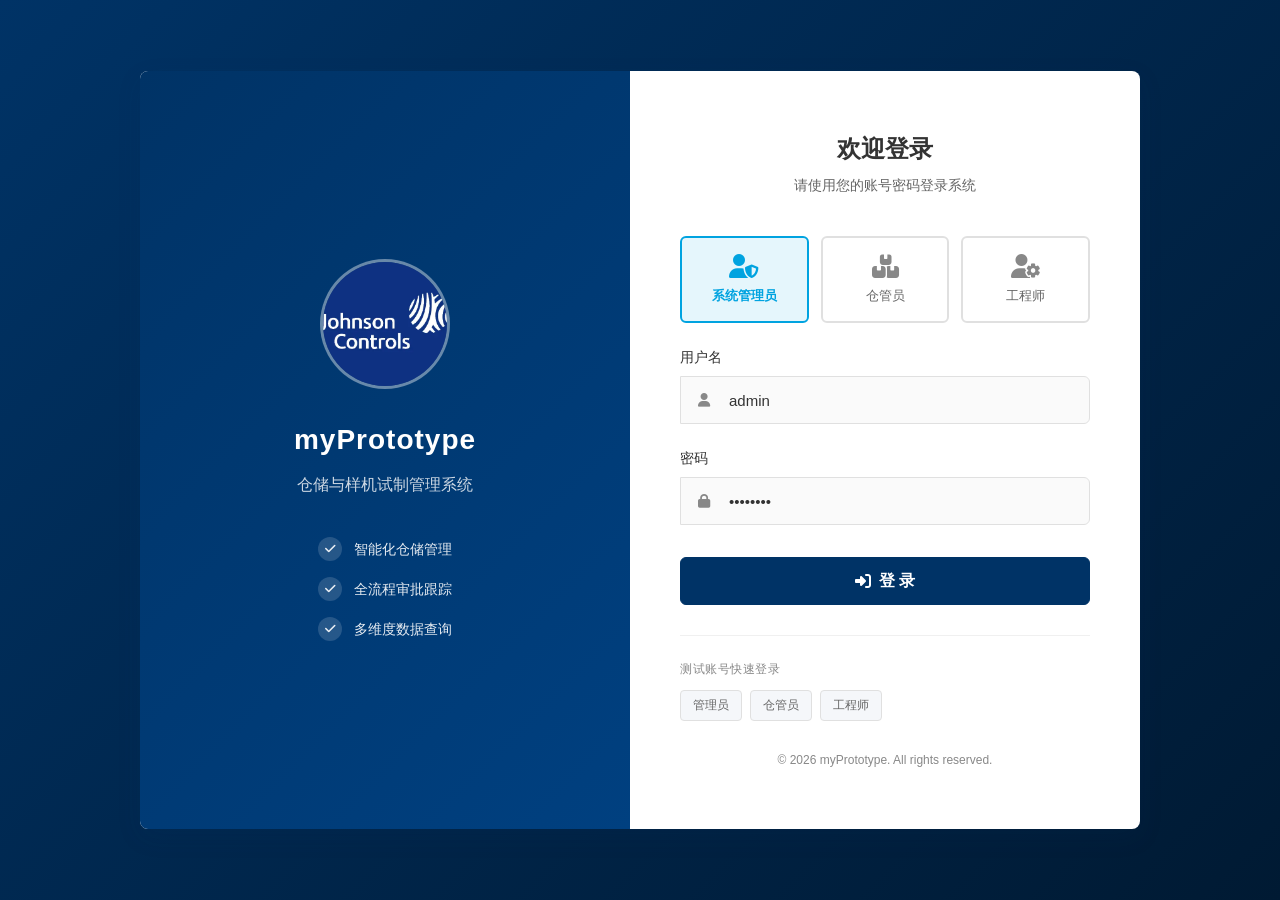
<file: pages/express.html>
<!DOCTYPE html>
<html lang="zh-CN">
<head>
    <meta charset="UTF-8">
    <meta name="viewport" content="width=device-width, initial-scale=1.0">
    <title>快递发运 - myPrototype仓储与试制管理系统</title>
    <link rel="stylesheet" href="../css/variables.css">
    <link rel="stylesheet" href="../css/layout.css">
    <link rel="stylesheet" href="../css/components.css">
    <link rel="stylesheet" href="https://cdnjs.cloudflare.com/ajax/libs/font-awesome/6.4.0/css/all.min.css">
    <style>
        /* 快递发运样式"*/
        .express-tabs {
            display: flex;
            border-bottom: 2px solid var(--jc-border-line);
            margin-bottom: var(--jc-spacing-xl);
            background: var(--jc-card-white);
            padding: 0 var(--jc-spacing-xl);
            border-radius: var(--jc-radius-card) var(--jc-radius-card) 0 0;
        }

        .express-tab {
            padding: var(--jc-spacing-md) var(--jc-spacing-xl);
            font-size: var(--jc-font-size-body);
            font-weight: var(--jc-font-weight-semibold);
            color: var(--jc-text-light);
            cursor: pointer;
            border-bottom: 3px solid transparent;
            margin-bottom: -2px;
            transition: all var(--jc-transition-fast);
            display: flex;
            align-items: center;
            gap: var(--jc-spacing-sm);
        }

        .express-tab:hover {
            color: var(--jc-accent-teal);
        }

        .express-tab.active {
            color: var(--jc-accent-teal);
            border-bottom-color: var(--jc-accent-teal);
        }

        /* 表单卡片 */
        .express-form-card {
            background: var(--jc-card-white);
            border-radius: var(--jc-radius-card);
            box-shadow: var(--jc-shadow-card);
            padding: var(--jc-spacing-2xl);
        }

        .express-form-title {
            font-size: var(--jc-font-size-card-title);
            font-weight: var(--jc-font-weight-semibold);
            margin-bottom: var(--jc-spacing-xl);
            padding-bottom: var(--jc-spacing-md);
            border-bottom: 1px solid var(--jc-border-line-light);
            display: flex;
            align-items: center;
            gap: var(--jc-spacing-sm);
        }

        .express-form-title i {
            color: var(--jc-accent-teal);
        }

        /* 表单网格 */
        .express-form-grid {
            display: grid;
            grid-template-columns: repeat(2, 1fr);
            gap: var(--jc-spacing-lg);
        }

        @media (max-width: 768px) {
            .express-form-grid {
                grid-template-columns: 1fr;
            }
        }

        .express-form-grid .form-group {
            margin-bottom: 0;
        }

        .express-form-grid .form-group.full-width {
            grid-column: 1 / -1;
        }

        /* 步骤指示器"*/
        .express-steps {
            display: flex;
            align-items: center;
            justify-content: center;
            margin-bottom: var(--jc-spacing-2xl);
            padding: var(--jc-spacing-xl);
            background: var(--jc-bg-gray);
            border-radius: var(--jc-radius-card);
        }

        .express-step {
            display: flex;
            flex-direction: column;
            align-items: center;
            gap: var(--jc-spacing-sm);
        }

        .express-step-icon {
            width: 48px;
            height: 48px;
            border-radius: 50%;
            display: flex;
            align-items: center;
            justify-content: center;
            background: var(--jc-card-white);
            border: 2px solid var(--jc-border-line);
            color: var(--jc-text-muted);
            font-size: 20px;
        }

        .express-step.active .express-step-icon {
            background: var(--jc-accent-teal);
            border-color: var(--jc-accent-teal);
            color: #fff;
        }

        .express-step.completed .express-step-icon {
            background: var(--jc-success-green);
            border-color: var(--jc-success-green);
            color: #fff;
        }

        .express-step-label {
            font-size: 13px;
            color: var(--jc-text-light);
        }

        .express-step.active .express-step-label {
            color: var(--jc-accent-teal);
            font-weight: var(--jc-font-weight-semibold);
        }

        .express-step-line {
            width: 80px;
            height: 2px;
            background: var(--jc-border-line);
            margin: 0 var(--jc-spacing-md);
            margin-bottom: 24px;
        }

        .express-step-line.completed {
            background: var(--jc-success-green);
        }

        /* 文件上传列表 */
        .file-upload-grid {
            display: grid;
            grid-template-columns: repeat(2, 1fr);
            gap: var(--jc-spacing-md);
        }

        @media (max-width: 768px) {
            .file-upload-grid {
                grid-template-columns: 1fr;
            }
        }

        .file-upload-item {
            border: 2px dashed var(--jc-border-line);
            border-radius: var(--jc-radius-control);
            padding: var(--jc-spacing-lg);
            text-align: center;
            cursor: pointer;
            transition: all var(--jc-transition-fast);
        }

        .file-upload-item:hover {
            border-color: var(--jc-accent-teal);
            background: var(--jc-accent-teal-light);
        }

        .file-upload-item.has-file {
            border-color: var(--jc-success-green);
            background: var(--jc-success-green-light);
        }

        .file-upload-item i {
            font-size: 24px;
            color: var(--jc-text-muted);
            margin-bottom: var(--jc-spacing-sm);
        }

        .file-upload-item.has-file i {
            color: var(--jc-success-green);
        }

        .file-upload-item-title {
            font-size: 13px;
            font-weight: var(--jc-font-weight-semibold);
            color: var(--jc-text-dark);
            margin-bottom: 4px;
        }

        .file-upload-item-hint {
            font-size: 12px;
            color: var(--jc-text-muted);
        }

        .file-upload-item input[type="file"] {
            display: none;
        }

        /* 待办列表 */
        .express-todo-list {
            background: var(--jc-card-white);
            border-radius: var(--jc-radius-card);
            box-shadow: var(--jc-shadow-card);
            margin-top: var(--jc-spacing-xl);
        }

        .express-todo-item {
            display: flex;
            align-items: center;
            padding: var(--jc-spacing-lg) var(--jc-spacing-xl);
            border-bottom: 1px solid var(--jc-border-line-light);
            transition: background var(--jc-transition-fast);
        }

        .express-todo-item:last-child {
            border-bottom: none;
        }

        .express-todo-item:hover {
            background: var(--jc-bg-gray);
        }

        .express-todo-icon {
            width: 44px;
            height: 44px;
            border-radius: var(--jc-radius-control);
            display: flex;
            align-items: center;
            justify-content: center;
            margin-right: var(--jc-spacing-md);
            font-size: 18px;
        }

        .express-todo-icon.pending {
            background: var(--jc-warning-orange-light);
            color: var(--jc-warning-orange);
        }

        .express-todo-content {
            flex: 1;
        }

        .express-todo-title {
            font-weight: var(--jc-font-weight-semibold);
            color: var(--jc-text-dark);
            margin-bottom: 4px;
        }

        .express-todo-meta {
            font-size: 13px;
            color: var(--jc-text-light);
        }

        .express-todo-actions {
            display: flex;
            gap: var(--jc-spacing-sm);
        }

        /* 处理模态框 */
        .process-form-grid {
            display: grid;
            grid-template-columns: repeat(2, 1fr);
            gap: var(--jc-spacing-lg);
        }

        @media (max-width: 768px) {
            .process-form-grid {
                grid-template-columns: 1fr;
            }
        }

        /* 信息展示 */
        .info-display {
            background: var(--jc-bg-gray);
            border-radius: var(--jc-radius-control);
            padding: var(--jc-spacing-md) var(--jc-spacing-lg);
            font-size: 14px;
            color: var(--jc-text-dark);
        }

        .info-display-label {
            font-size: 12px;
            color: var(--jc-text-light);
            margin-bottom: 4px;
        }

        .info-display-value {
            font-weight: var(--jc-font-weight-semibold);
        }
    </style>
</head>
<body>
    <div class="app-container">
        <!-- 侧边栏 -->
        <aside class="sidebar" id="sidebar">
            <div class="sidebar-header">
                <div class="sidebar-logo">
                    <img src="../802a6.webp" alt="Logo">
                    <span>myPrototype</span>
                </div>
            </div>
            
            <button class="sidebar-toggle" id="sidebarToggle">
                <i class="fas fa-chevron-left"></i>
            </button>

            <nav class="sidebar-nav">
                <div class="nav-section">
                    <div class="nav-section-title">仓库管理 Warehouse</div>
                    <ul class="nav-menu">
                        <li class="nav-item">
                            <a href="../dashboard.html" class="nav-link">
                                <i class="fas fa-tachometer-alt"></i>
                                <span>工作台看板</span>
                            </a>
                        </li>
                        <li class="nav-item">
                            <a href="inbound.html" class="nav-link">
                                <i class="fas fa-sign-in-alt"></i>
                                <span>入库</span>
                            </a>
                        </li>
                        <li class="nav-item">
                            <a href="outbound.html" class="nav-link">
                                <i class="fas fa-sign-out-alt"></i>
                                <span>出库</span>
                            </a>
                        </li>
                        <li class="nav-item">
                            <a href="transfer.html" class="nav-link">
                                <i class="fas fa-exchange-alt"></i>
                                <span>移库</span>
                            </a>
                        </li>
                        <li class="nav-item">
                            <a href="query.html" class="nav-link">
                                <i class="fas fa-search"></i>
                                <span>综合查询</span>
                            </a>
                        </li>
                        <li class="nav-item">
                            <a href="inventory.html" class="nav-link planned">
                                <i class="fas fa-clipboard-check"></i>
                                <span>盘点</span>
                                <span class="nav-badge-soon">规划中</span>
                            </a>
                        </li>
                        <li class="nav-item">
                            <a href="express.html" class="nav-link active">
                                <i class="fas fa-shipping-fast"></i>
                                <span>快递发运</span>
                            </a>
                        </li>
                        <li class="nav-item">
                            <a href="scrap.html" class="nav-link">
                                <i class="fas fa-trash-alt"></i>
                                <span>报废处理</span>
                            </a>
                        </li>
                        <li class="nav-item">
                            <a href="qrcode.html" class="nav-link">
                                <i class="fas fa-qrcode"></i>
                                <span>二维码系统</span>
                            </a>
                        </li>
                        <li class="nav-item">
                            <a href="config.html" class="nav-link">
                                <i class="fas fa-cog"></i>
                                <span>仓库配置</span>
                            </a>
                        </li>
                    </ul>
                </div>
                <div class="nav-section">
                    <div class="nav-section-title">样机试制 Prototyping</div>
                    <ul class="nav-menu">
                        <li class="nav-item">
                            <a href="prototype.html" class="nav-link planned">
                                <i class="fas fa-cogs"></i>
                                <span>样机试制/改工</span>
                                <span class="nav-badge-soon">规划中</span>
                            </a>
                        </li>
                        <li class="nav-item">
                            <a href="tooling.html" class="nav-link planned">
                                <i class="fas fa-tools"></i>
                                <span>工装制作</span>
                                <span class="nav-badge-soon">规划中</span>
                            </a>
                        </li>
                    </ul>
                </div>
            </nav>

            <div class="sidebar-footer">
                <div class="user-info">
                    <div class="user-avatar" id="userAvatar">A</div>
                    <div class="user-details">
                        <div class="user-name" id="userName">管理员</div>
                        <div class="user-role" id="userRole">系统管理员</div>
                    </div>
                </div>
            </div>
        </aside>

        <!-- 主内容区 -->
        <main class="main-content">
            <!-- 顶部导航 -->
            <header class="top-header">
                <div class="header-left">
                    <nav class="breadcrumb">
                        <a href="../dashboard.html">首页</a>
                        <span class="breadcrumb-separator">/</span>
                        <span class="breadcrumb-current">快递发运</span>
                    </nav>
                </div>
                <div class="header-right">
                    <div class="header-action" title="通知">
                        <i class="fas fa-bell"></i>
                        <span class="badge"></span>
                    </div>
                    <div class="header-action" title="退出登录" id="logoutBtn">
                        <i class="fas fa-sign-out-alt"></i>
                    </div>
                </div>
            </header>

            <!-- 内容区域 -->
            <div class="content-wrapper">
                <div class="content-container">
                    <!-- 页面标题 -->
                    <div class="page-header">
                        <div class="page-header-content">
                            <div>
                                <h1 class="page-title">快递发运</h1>
                                <p class="page-description">快递发运申请与处理</p>
                            </div>
                        </div>
                    </div>

                    <!-- Tab 切换 -->
                    <div class="express-tabs">
                        <div class="express-tab active" data-tab="apply" id="applyTabBtn">
                            <i class="fas fa-edit"></i>
                            <span>发运申请</span>
                        </div>
                        <div class="express-tab" data-tab="process" id="processTabBtn">
                            <i class="fas fa-tasks"></i>
                            <span>待办处理</span>
                            <span class="nav-badge" id="todoBadge">0</span>
                        </div>
                        <div class="express-tab" data-tab="history">
                            <i class="fas fa-history"></i>
                            <span>发运记录</span>
                        </div>
                    </div>

                    <!-- 发运申请 -->
                    <div class="tab-content active" id="applyTab">
                        <!-- 步骤指示器 -->
                        <div class="express-steps">
                            <div class="express-step active">
                                <div class="express-step-icon">
                                    <i class="fas fa-edit"></i>
                                </div>
                                <div class="express-step-label">填写申请</div>
                            </div>
                            <div class="express-step-line"></div>
                            <div class="express-step">
                                <div class="express-step-icon">
                                    <i class="fas fa-user-check"></i>
                                </div>
                                <div class="express-step-label">仓管员处理</div>
                            </div>
                            <div class="express-step-line"></div>
                            <div class="express-step">
                                <div class="express-step-icon">
                                    <i class="fas fa-shipping-fast"></i>
                                </div>
                                <div class="express-step-label">发运完成</div>
                            </div>
                        </div>

                        <div class="express-form-card">
                            <div class="express-form-title">
                                <i class="fas fa-file-alt"></i>
                                发运申请信息
                            </div>
                            <form id="expressForm">
                                <div class="express-form-grid" id="express-form">
                                    <!-- 外发日期 -->
                                    <div class="form-group">
                                        <label class="form-label">外发日期</label>
                                        <input type="text" class="form-control" id="shipDate" readonly title="系统自动生成">
                                    </div>

                                    <!-- PBU -->
                                    <div class="form-group">
                                        <label class="form-label">PBU</label>
                                        <input type="text" class="form-control" id="pbuField" readonly title="根据登录账号自动匹配">
                                    </div>

                                    <!-- 物料描述 -->
                                    <div class="form-group">
                                        <label class="form-label required">物料描述</label>
                                        <input type="text" class="form-control" name="materialDesc" placeholder="请输入外发物料的详细描述" required>
                                    </div>

                                    <!-- 发运原因 -->
                                    <div class="form-group">
                                        <label class="form-label required">发运原因</label>
                                        <input type="text" class="form-control" name="shipReason" placeholder="请输入发运原因" required>
                                    </div>

                                    <!-- 发运包装 -->
                                    <div class="form-group">
                                        <label class="form-label required">发运包装</label>
                                        <select class="form-control" name="shipPackage" required>
                                            <option value="">请选择包装类型</option>
                                            <option value="纸箱">纸箱</option>
                                            <option value="木箱">木箱</option>
                                            <option value="托盘">托盘</option>
                                            <option value="文件被">文件被</option>
                                        </select>
                                    </div>

                                    <!-- 收件了 -->
                                    <div class="form-group">
                                        <label class="form-label required">收件了</label>
                                        <input type="text" class="form-control" name="recipient" placeholder="请输入收件人姓名" required>
                                    </div>

                                    <!-- 收件人电请 -->
                                    <div class="form-group">
                                        <label class="form-label required">收件人电请</label>
                                        <input type="tel" class="form-control" name="recipientPhone" id="recipientPhone" placeholder="请输入11位手机号" required>
                                    </div>

                                    <!-- 收货地址 -->
                                    <div class="form-group">
                                        <label class="form-label required">收货地址</label>
                                        <input type="text" class="form-control" name="address" placeholder="请输入完整收货地址" required>
                                    </div>

                                    <!-- 运费项目号"成本中心 -->
                                    <div class="form-group">
                                        <label class="form-label required">运费项目号"成本中心</label>
                                        <input type="text" class="form-control" name="costCenter" placeholder="请输入成本中心代码" required>
                                    </div>

                                    <!-- 备注 -->
                                    <div class="form-group" style="grid-column: span 1;">
                                        <label class="form-label">备注</label>
                                        <input type="text" class="form-control" name="remark" placeholder="其它特殊要求填写 (选填)">
                                    </div>
                                </div>

                                <div class="form-actions" style="margin-top: var(--jc-spacing-xl);">
                                    <button type="submit" class="btn btn-primary" id="submitExpressBtn">
                                        <i class="fas fa-paper-plane"></i> 提交申请
                                    </button>
                                    <button type="button" class="btn btn-secondary" id="resetExpressBtn">
                                        <i class="fas fa-undo"></i> 重置
                                    </button>
                                </div>
                            </form>
                        </div>
                    </div>

                    <!-- 待办处理 -->
                    <div class="tab-content" id="processTab">
                        <div class="express-todo-list" id="expressTodoList">
                            <!-- 动态生或 -->
                        </div>
                    </div>

                    <!-- 发运记录 -->
                    <div class="tab-content" id="historyTab">
                        <div class="card">
                            <div class="card-header">
                                <div class="card-title">
                                    <i class="fas fa-list"></i>
                                    发运记录
                                </div>
                            </div>
                            <div class="card-body" style="padding: 0;">
                                <div class="table-container">
                                    <table class="table" id="expressHistoryTable">
                                        <thead>
                                            <tr>
                                                <th>发运单号</th>
                                                <th>物料描述</th>
                                                <th>发运原因</th>
                                                <th>收件了</th>
                                                <th>快递单号</th>
                                                <th>重量</th>
                                                <th>件数</th>
                                                <th>金额</th>
                                                <th>状态</th>
                                                <th>申请时间</th>
                                            </tr>
                                        </thead>
                                        <tbody></tbody>
                                    </table>
                                </div>
                            </div>
                        </div>
                    </div>
                </div>
            </div>
        </main>
    </div>

    <!-- 处理模态框 -->
    <div class="modal-backdrop" id="processModalBackdrop" onclick="closeProcessModal()"></div>
    <div class="modal" id="processModal" style="display: none;">
        <div class="modal-dialog">
            <div class="modal-header">
                <h5 class="modal-title">处理快递发运</h5>
                <button class="modal-close" onclick="closeProcessModal()">
                    <i class="fas fa-times"></i>
                </button>
            </div>
            <div class="modal-body">
                <form id="processForm">
                    <div class="process-form-grid">
                        <div class="form-group full-width">
                            <div class="info-display">
                                <div class="info-display-label">物料描述</div>
                                <div class="info-display-value" id="processMaterialDesc">-</div>
                            </div>
                        </div>
                        <div class="form-group full-width">
                            <div class="info-display">
                                <div class="info-display-label">收货地址</div>
                                <div class="info-display-value" id="processAddress">-</div>
                            </div>
                        </div>
                        <div class="form-group">
                            <label class="form-label required">快递单号</label>
                            <input type="text" class="form-control" name="trackingNumber" placeholder="请输入快递单号" required>
                        </div>
                        <div class="form-group">
                            <label class="form-label required">重量(kg)</label>
                            <input type="number" class="form-control" name="weight" placeholder="0.00" step="0.01" required>
                        </div>
                        <div class="form-group">
                            <label class="form-label required">件数</label>
                            <input type="number" class="form-control" name="pieces" placeholder="1" min="1" required>
                        </div>
                        <div class="form-group">
                            <label class="form-label required">金额(入"</label>
                            <input type="number" class="form-control" name="amount" placeholder="0.00" step="0.01" required>
                        </div>
                    </div>

                    <div style="margin-top: var(--jc-spacing-xl);">
                        <label class="form-label required">文件上传</label>
                        <div class="file-upload-grid">
                            <div class="file-upload-item" onclick="document.getElementById('file1').click()">
                                <input type="file" id="file1" accept=".pdf,.jpg,.png" onchange="handleFileSelect(this, '快递费用审批邮件')">
                                <i class="fas fa-file-invoice"></i>
                                <div class="file-upload-item-title">快递费用审批邮件</div>
                                <div class="file-upload-item-hint">点击上传</div>
                            </div>
                            <div class="file-upload-item" onclick="document.getElementById('file2').click()">
                                <input type="file" id="file2" accept=".xlsx,.xls" onchange="handleFileSelect(this, '快递费用明细清单')">
                                <i class="fas fa-file-excel"></i>
                                <div class="file-upload-item-title">快递费用明细清单</div>
                                <div class="file-upload-item-hint">点击上传</div>
                            </div>
                            <div class="file-upload-item" onclick="document.getElementById('file3').click()">
                                <input type="file" id="file3" accept=".xlsx,.xls" onchange="handleFileSelect(this, 'SAP YRP 会计模板')">
                                <i class="fas fa-file-excel"></i>
                                <div class="file-upload-item-title">SAP YRP 会计模板</div>
                                <div class="file-upload-item-hint">点击上传</div>
                            </div>
                            <div class="file-upload-item" onclick="document.getElementById('file4').click()">
                                <input type="file" id="file4" accept=".pdf,.jpg,.png" onchange="handleFileSelect(this, '发票')">
                                <i class="fas fa-file-invoice-dollar"></i>
                                <div class="file-upload-item-title">发票</div>
                                <div class="file-upload-item-hint">点击上传</div>
                            </div>
                        </div>
                    </div>
                </form>
            </div>
            <div class="modal-footer">
                <button class="btn btn-secondary" onclick="closeProcessModal()">取消</button>
                <button class="btn btn-primary" id="confirmProcessBtn">
                    <i class="fas fa-check"></i> 确认处理
                </button>
            </div>
        </div>
    </div>

    <script src="../js/common.js"></script>
    <script src="../js/validation.js"></script>
    <script src="../js/data.js"></script>
    <script>
        // 检查登录状态 
        if (!Users.isLoggedIn()) {
            window.location.href = '../index.html';
        }

        let currentProcessId = null;
        const uploadedFiles = {};

        // 加载用户信息
        function loadUserInfo() {
            const user = Users.getCurrentUser();
            if (user) {
                document.getElementById('userName').textContent = user.name;
                document.getElementById('userAvatar').textContent = user.name.charAt(0);
                document.getElementById('pbuField').value = user.department || 'PBU-A';
                document.getElementById('shipDate').value = DateUtils.now('YYYY-MM-DD');
                
                const roleMap = {
                    admin: '系统管理员',
                    keeper: '仓管员',
                    engineer: '工程师'
                };
                document.getElementById('userRole').textContent = roleMap[user.role] || user.role;
                
                // 根据角色显示不同Tab
                if (user.role === 'keeper' || user.role === 'admin') {
                    document.getElementById('processTabBtn').style.display = 'flex';
                } else {
                    document.getElementById('processTabBtn').style.display = 'none';
                }
            }
        }

        // Tab 切换
        document.querySelectorAll('.express-tab').forEach(tab => {
            tab.addEventListener('click', function() {
                const targetTab = this.dataset.tab;
                
                document.querySelectorAll('.express-tab').forEach(t => t.classList.remove('active'));
                this.classList.add('active');
                
                document.querySelectorAll('.tab-content').forEach(c => c.classList.remove('active'));
                document.getElementById(targetTab + 'Tab').classList.add('active');
                
                if (targetTab === 'process') {
                    loadTodoList();
                } else if (targetTab === 'history') {
                    loadHistory();
                }
            });
        });

        // 提交发运申请
        document.getElementById('expressForm').addEventListener('submit', function(e) {
            e.preventDefault();
            
            const formContainer = document.getElementById('express-form');
            const requiredInputs = formContainer.querySelectorAll('input[required], select[required]');
            let isValid = true;
            
            const phoneInput = document.getElementById('recipientPhone');
            
            requiredInputs.forEach(input => {
                if (!input.value.trim()) {
                    isValid = false;
                    input.style.borderColor = 'var(--jc-danger-red)';
                } else {
                    input.style.borderColor = '';
                }
            });

            if (phoneInput && phoneInput.value.trim()) {
                if (!/^1[3-9]\d{9}$/.test(phoneInput.value.trim())) {
                    isValid = false;
                    phoneInput.style.borderColor = 'var(--jc-danger-red)';
                    Toast.error('请输入正确的11位手机号）');
                    return;
                }
            }

            if (!isValid) {
                Toast.error('请完整正确填写带红星的必填信息！');
                return;
            }

            const btn = document.getElementById('submitExpressBtn');
            const originalText = btn.innerHTML;
            btn.innerHTML = '<i class="fas fa-spinner fa-spin"></i> 提交流转中...';
            btn.disabled = true;

            setTimeout(() => {
                const formData = {
                    shipDate: document.getElementById('shipDate').value,
                    pbu: document.getElementById('pbuField').value,
                    materialDesc: formContainer.querySelector('[name="materialDesc"]').value,
                    shipReason: formContainer.querySelector('[name="shipReason"]').value,
                    shipPackage: formContainer.querySelector('[name="shipPackage"]').value,
                    recipient: formContainer.querySelector('[name="recipient"]').value,
                    recipientPhone: formContainer.querySelector('[name="recipientPhone"]').value,
                    address: formContainer.querySelector('[name="address"]').value,
                    costCenter: formContainer.querySelector('[name="costCenter"]').value,
                    remark: formContainer.querySelector('[name="remark"]')?.value || ''
                };
                
                const flow = Flows.create('express', formData);
                
                btn.innerHTML = originalText;
                btn.disabled = false;
                Toast.success('快递发运申请已成功流转至仓管员）');
                
                // 清空表单（保留只读字段）
                requiredInputs.forEach(input => input.value = '');
                formContainer.querySelector('[name="remark"]').value = '';
                document.getElementById('shipDate').value = DateUtils.now('YYYY-MM-DD');
                document.getElementById('pbuField').value = Users.getCurrentUser()?.department || 'PBU-A';
            }, 800);
        });

        // 重置表单
        document.getElementById('resetExpressBtn').addEventListener('click', function() {
            const formContainer = document.getElementById('express-form');
            formContainer.querySelectorAll('input:not([readonly]), select').forEach(el => {
                el.value = '';
                el.style.borderColor = '';
            });
        });

        // 加载待办列表
        function loadTodoList() {
            const todos = Flows.getPending().filter(f => f.type === 'express');
            document.getElementById('todoBadge').textContent = todos.length;
            
            const container = document.getElementById('expressTodoList');
            
            if (todos.length === 0) {
                container.innerHTML = `
                    <div style="text-align: center; padding: 60px; color: var(--jc-text-muted);">
                        <i class="fas fa-check-circle" style="font-size: 48px; margin-bottom: 16px; opacity: 0.5;"></i>
                        <p>暂无待处理的发运申请</p>
                    </div>
                `;
                return;
            }
            
            container.innerHTML = todos.map(todo => `
                <div class="express-todo-item">
                    <div class="express-todo-icon pending">
                        <i class="fas fa-shipping-fast"></i>
                    </div>
                    <div class="express-todo-content">
                        <div class="express-todo-title">${todo.flowNo} - ${todo.data.materialDesc}</div>
                        <div class="express-todo-meta">
                            发运原因：${todo.data.shipReason} |
                            收件人：${todo.data.recipient} | 
                            申请时间：${DateUtils.format(todo.createTime, 'YYYY-MM-DD HH:mm')}
                        </div>
                    </div>
                    <div class="express-todo-actions">
                        <button class="btn btn-primary btn-sm" onclick="openProcessModal(${todo.id})">
                            <i class="fas fa-edit"></i> 处理
                        </button>
                    </div>
                </div>
            `).join('');
        }

        // 打开处理模态框
        function openProcessModal(flowId) {
            const flow = Flows.getAll().find(f => f.id === flowId);
            if (!flow) return;
            
            currentProcessId = flowId;
            document.getElementById('processMaterialDesc').textContent = flow.data.materialDesc;
            document.getElementById('processAddress').textContent = flow.data.address;
            
            const modal = document.getElementById('processModal');
            const backdrop = document.getElementById('processModalBackdrop');
            modal.style.display = 'flex';
            requestAnimationFrame(() => {
                modal.classList.add('show');
                backdrop.classList.add('show');
            });
        }

        // 关闭处理模态框
        function closeProcessModal() {
            const modal = document.getElementById('processModal');
            const backdrop = document.getElementById('processModalBackdrop');
            modal.classList.remove('show');
            backdrop.classList.remove('show');
            setTimeout(() => {
                modal.style.display = 'none';
                document.getElementById('processForm').reset();
                currentProcessId = null;
                
                // 重置文件上传状态 
                document.querySelectorAll('.file-upload-item').forEach(item => {
                    item.classList.remove('has-file');
                    item.querySelector('.file-upload-item-hint').textContent = '点击上传';
                });
                Object.keys(uploadedFiles).forEach(key => delete uploadedFiles[key]);
            }, 300);
        }

        // 文件选择处理
        function handleFileSelect(input, fileName) {
            if (input.files.length > 0) {
                const item = input.closest('.file-upload-item');
                item.classList.add('has-file');
                item.querySelector('.file-upload-item-hint').textContent = input.files[0].name;
                uploadedFiles[fileName] = input.files[0];
            }
        }

        // 确认处理
        document.getElementById('confirmProcessBtn').addEventListener('click', function() {
            const form = document.getElementById('processForm');
            const trackingNumber = form.querySelector('[name="trackingNumber"]').value;
            const weight = form.querySelector('[name="weight"]').value;
            const pieces = form.querySelector('[name="pieces"]').value;
            const amount = form.querySelector('[name="amount"]').value;
            
            let isValid = true;
            [form.querySelector('[name="trackingNumber"]'), form.querySelector('[name="weight"]'), 
             form.querySelector('[name="pieces"]'), form.querySelector('[name="amount"]')].forEach(input => {
                if (!input.value.trim()) {
                    isValid = false;
                    input.style.borderColor = 'var(--jc-danger-red)';
                } else {
                    input.style.borderColor = '';
                }
            });
            
            if (!isValid) {
                Toast.error('请填写所有必填项');
                return;
            }
            
            // 校验文件上传
            const requiredFiles = ['快递费用审批邮件', '快递费用明细清单', 'SAP YRP 会计模板', '发票'];
            const missingFiles = requiredFiles.filter(f => !uploadedFiles[f]);
            if (missingFiles.length > 0) {
                Toast.error(`请补充完整的必填信息及附件！缺失：${missingFiles.join('、')}`);
                return;
            }
            
            const btn = document.getElementById('confirmProcessBtn');
            const originalText = btn.innerHTML;
            btn.innerHTML = '<i class="fas fa-spinner fa-spin"></i> 流程确认中...';
            btn.disabled = true;
            
            setTimeout(() => {
                // 更新流程
                const flow = Flows.getAll().find(f => f.id === currentProcessId);
                if (flow) {
                    flow.data.trackingNumber = trackingNumber;
                    flow.data.weight = weight;
                    flow.data.pieces = pieces;
                    flow.data.amount = amount;
                    Flows.complete(currentProcessId);
                }
                
                btn.innerHTML = originalText;
                btn.disabled = false;
                Toast.success('发运操作完成：快递单号与凭证已归档！');
                closeProcessModal();
                loadTodoList();
                loadHistory();
            }, 800);
        });

        // 加载历史记录
        function loadHistory() {
            const flows = Flows.getAll().filter(f => f.type === 'express').slice(-10).reverse();
            const tbody = document.querySelector('#expressHistoryTable tbody');
            
            if (flows.length === 0) {
                tbody.innerHTML = '<tr><td colspan="10" class="text-center" style="padding: 40px;">暂无发运记录</td></tr>';
                return;
            }
            
            tbody.innerHTML = flows.map(flow => `
                <tr>
                    <td>${flow.flowNo}</td>
                    <td>${flow.data.materialDesc}</td>
                    <td>${flow.data.shipReason}</td>
                    <td>${flow.data.recipient}</td>
                    <td>${flow.data.trackingNumber || '-'}</td>
                    <td>${flow.data.weight || '-'} kg</td>
                    <td>${flow.data.pieces || '-'}</td>
                    <td>¥${flow.data.amount || '-'}</td>
                    <td>
                        <span class="status-tag ${flow.status === 'completed' ? 'completed' : 'pending'}">
                            ${flow.status === 'completed' ? '已完成' : '处理中'}
                        </span>
                    </td>
                    <td>${DateUtils.format(flow.createTime, 'YYYY-MM-DD HH:mm')}</td>
                </tr>
            `).join('');
        }

        // 侧边栏折叠 
        document.getElementById('sidebarToggle').addEventListener('click', function() {
            document.getElementById('sidebar').classList.toggle('collapsed');
        });

        // 退出登录 
        document.getElementById('logoutBtn').addEventListener('click', function() {
            Modal.confirm('确定要退出登录吗？', () => {
                Users.logout();
                Toast.success('已退出登录');
                setTimeout(() => {
                    window.location.href = '../index.html';
                }, 500);
            });
        });

        // 初始区 
        document.addEventListener('DOMContentLoaded', function() {
            loadUserInfo();
        });
    </script>
</body>
</html>
</file>
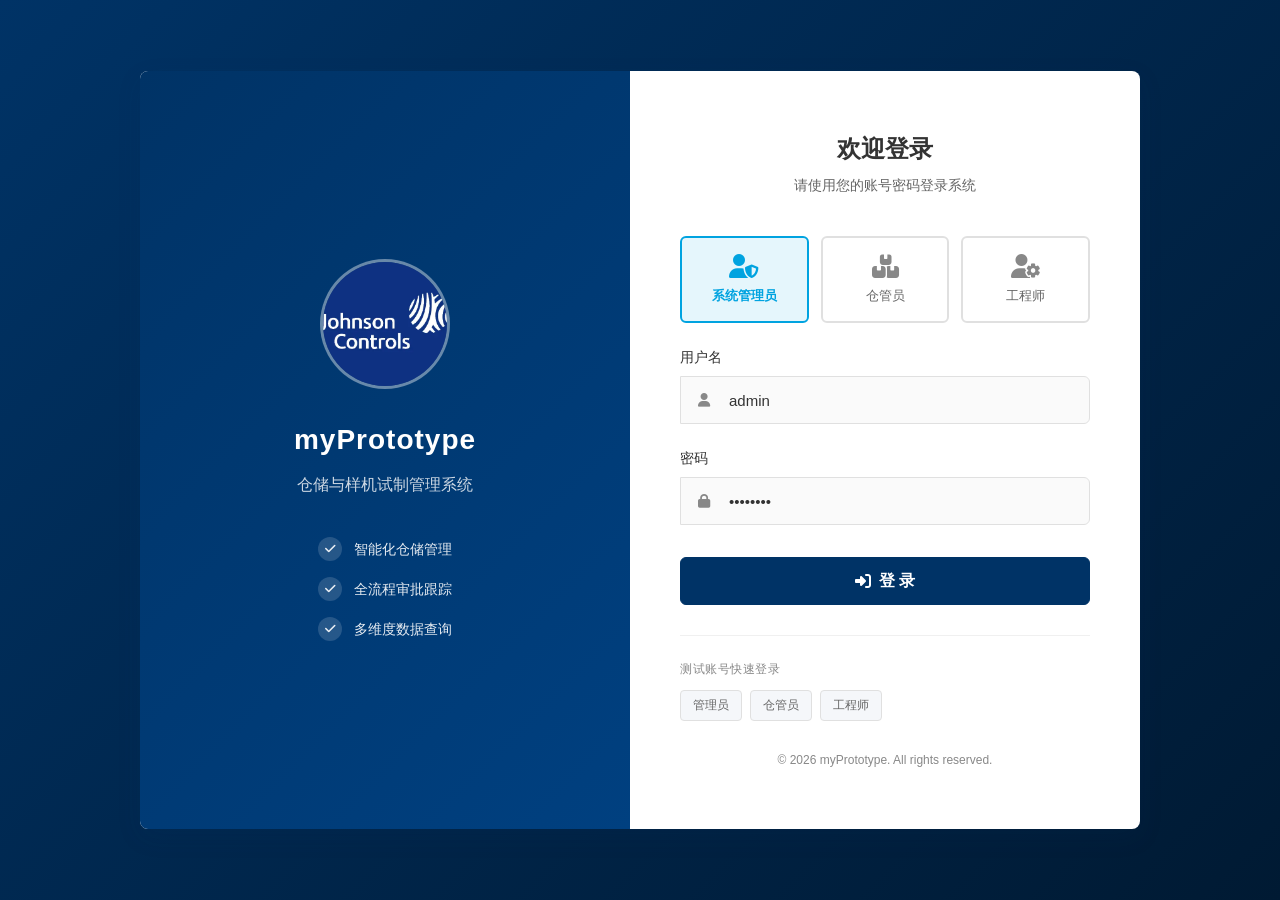
<file: pages/inbound.html>
<!DOCTYPE html>
<html lang="zh-CN">
<head>
    <meta charset="UTF-8">
    <meta name="viewport" content="width=device-width, initial-scale=1.0">
    <title>入库管理 - myPrototype仓储与试制管理系统</title>
    <link rel="stylesheet" href="../css/variables.css">
    <link rel="stylesheet" href="../css/layout.css">
    <link rel="stylesheet" href="../css/components.css">
    <link rel="stylesheet" href="https://cdnjs.cloudflare.com/ajax/libs/font-awesome/6.4.0/css/all.min.css">
    <style>
        /* Tab 样式优化 */
        .inbound-tabs {
            display: flex;
            border-bottom: 2px solid var(--jc-border-line);
            margin-bottom: var(--jc-spacing-xl);
            background: var(--jc-card-white);
            padding: 0 var(--jc-spacing-xl);
            border-radius: var(--jc-radius-card) var(--jc-radius-card) 0 0;
        }

        .inbound-tab {
            padding: var(--jc-spacing-md) var(--jc-spacing-xl);
            font-size: var(--jc-font-size-body);
            font-weight: var(--jc-font-weight-semibold);
            color: var(--jc-text-light);
            cursor: pointer;
            border-bottom: 3px solid transparent;
            margin-bottom: -2px;
            transition: all var(--jc-transition-fast);
            display: flex;
            align-items: center;
            gap: var(--jc-spacing-sm);
        }

        .inbound-tab:hover {
            color: var(--jc-accent-teal);
        }

        .inbound-tab.active {
            color: var(--jc-accent-teal);
            border-bottom-color: var(--jc-accent-teal);
        }

        .inbound-tab i {
            font-size: 16px;
        }

        /* 表单区域 */
        .form-section {
            background: var(--jc-card-white);
            border-radius: var(--jc-radius-card);
            box-shadow: var(--jc-shadow-card);
            padding: var(--jc-spacing-2xl);
        }

        .form-section-title {
            font-size: var(--jc-font-size-card-title);
            font-weight: var(--jc-font-weight-semibold);
            color: var(--jc-text-dark);
            margin-bottom: var(--jc-spacing-xl);
            padding-bottom: var(--jc-spacing-md);
            border-bottom: 1px solid var(--jc-border-line-light);
            display: flex;
            align-items: center;
            gap: var(--jc-spacing-sm);
        }

        .form-section-title i {
            color: var(--jc-accent-teal);
        }

        /* 表单网格 */
        .form-grid {
            display: grid;
            grid-template-columns: repeat(3, 1fr);
            gap: var(--jc-spacing-lg);
        }

        @media (max-width: 1200px) {
            .form-grid {
                grid-template-columns: repeat(2, 1fr);
            }
        }

        @media (max-width: 768px) {
            .form-grid {
                grid-template-columns: 1fr;
            }
        }

        .form-group {
            margin-bottom: 0;
        }

        .form-group.full-width {
            grid-column: 1 / -1;
        }

        .form-group.half-width {
            grid-column: span 2;
        }

        @media (max-width: 1200px) {
            .form-group.half-width {
                grid-column: span 2;
            }
        }

        @media (max-width: 768px) {
            .form-group.half-width {
                grid-column: 1;
            }
        }

        /* 按钮统"*/
        .form-actions {
            display: flex;
            gap: var(--jc-spacing-md);
            margin-top: var(--jc-spacing-xl);
            padding-top: var(--jc-spacing-xl);
            border-top: 1px solid var(--jc-border-line-light);
        }

        /* 表单工具栏"*/
        .form-toolbar {
            display: flex;
            align-items: center;
            justify-content: space-between;
            margin-bottom: var(--jc-spacing-lg);
            padding-bottom: var(--jc-spacing-md);
            border-bottom: 1px solid var(--jc-border-line-light);
        }

        .toolbar-title {
            font-size: var(--jc-font-size-body);
            font-weight: var(--jc-font-weight-semibold);
            color: var(--jc-text-dark);
        }

        .toolbar-right {
            display: flex;
            gap: var(--jc-spacing-sm);
        }

        .toolbar-right .btn {
            padding: 8px 16px;
            font-size: var(--jc-font-size-small);
        }

        /* 最近入库记录"*/
        .recent-records {
            margin-top: var(--jc-spacing-xl);
        }

        /* 工程师入库简化提示"*/
        .engineer-hint {
            background: var(--jc-accent-teal-light);
            border-left: 4px solid var(--jc-accent-teal);
            padding: var(--jc-spacing-md) var(--jc-spacing-lg);
            border-radius: 0 var(--jc-radius-control) var(--jc-radius-control) 0;
            margin-bottom: var(--jc-spacing-xl);
            display: flex;
            align-items: center;
            gap: var(--jc-spacing-md);
        }

        .engineer-hint i {
            font-size: 20px;
            color: var(--jc-accent-teal);
        }

        .engineer-hint-text {
            font-size: var(--jc-font-size-body);
            color: var(--jc-text-dark);
        }

        /* 隐藏字段提示 */
        .hidden-fields-info {
            background: var(--jc-bg-gray);
            border-radius: var(--jc-radius-control);
            padding: var(--jc-spacing-md) var(--jc-spacing-lg);
            margin-top: var(--jc-spacing-lg);
            font-size: var(--jc-font-size-small);
            color: var(--jc-text-light);
        }

        .hidden-fields-info i {
            color: var(--jc-accent-teal);
            margin-right: var(--jc-spacing-xs);
        }

        /* 动态必填样式"*/
        .dynamic-required .form-label::after {
            content: ' *';
            color: var(--jc-danger-red);
        }
    </style>
</head>
<body>
    <div class="app-container">
        <!-- 侧边栏 -->
        <aside class="sidebar" id="sidebar">
            <div class="sidebar-header">
                <div class="sidebar-logo">
                    <img src="../802a6.webp" alt="Logo">
                    <span>myPrototype</span>
                </div>
            </div>
            
            <button class="sidebar-toggle" id="sidebarToggle">
                <i class="fas fa-chevron-left"></i>
            </button>

            <nav class="sidebar-nav">
                <div class="nav-section">
                    <div class="nav-section-title">仓库管理 Warehouse</div>
                    <ul class="nav-menu">
                        <li class="nav-item">
                            <a href="../dashboard.html" class="nav-link">
                                <i class="fas fa-tachometer-alt"></i>
                                <span>工作台看板</span>
                            </a>
                        </li>
                        <li class="nav-item">
                            <a href="inbound.html" class="nav-link active">
                                <i class="fas fa-sign-in-alt"></i>
                                <span>入库</span>
                            </a>
                        </li>
                        <li class="nav-item">
                            <a href="outbound.html" class="nav-link">
                                <i class="fas fa-sign-out-alt"></i>
                                <span>出库</span>
                            </a>
                        </li>
                        <li class="nav-item">
                            <a href="transfer.html" class="nav-link">
                                <i class="fas fa-exchange-alt"></i>
                                <span>移库</span>
                            </a>
                        </li>
                        <li class="nav-item">
                            <a href="query.html" class="nav-link">
                                <i class="fas fa-search"></i>
                                <span>综合查询</span>
                            </a>
                        </li>
                        <li class="nav-item">
                            <a href="inventory.html" class="nav-link planned">
                                <i class="fas fa-clipboard-check"></i>
                                <span>盘点</span>
                                <span class="nav-badge-soon">规划中</span>
                            </a>
                        </li>
                        <li class="nav-item">
                            <a href="express.html" class="nav-link">
                                <i class="fas fa-shipping-fast"></i>
                                <span>快递发运</span>
                            </a>
                        </li>
                        <li class="nav-item">
                            <a href="scrap.html" class="nav-link">
                                <i class="fas fa-trash-alt"></i>
                                <span>报废处理</span>
                            </a>
                        </li>
                        <li class="nav-item">
                            <a href="qrcode.html" class="nav-link">
                                <i class="fas fa-qrcode"></i>
                                <span>二维码系统</span>
                            </a>
                        </li>
                        <li class="nav-item">
                            <a href="config.html" class="nav-link">
                                <i class="fas fa-cog"></i>
                                <span>仓库配置</span>
                            </a>
                        </li>
                    </ul>
                </div>
                <div class="nav-section">
                    <div class="nav-section-title">样机试制 Prototyping</div>
                    <ul class="nav-menu">
                        <li class="nav-item">
                            <a href="prototype.html" class="nav-link planned">
                                <i class="fas fa-cogs"></i>
                                <span>样机试制/改工</span>
                                <span class="nav-badge-soon">规划中</span>
                            </a>
                        </li>
                        <li class="nav-item">
                            <a href="tooling.html" class="nav-link planned">
                                <i class="fas fa-tools"></i>
                                <span>工装制作</span>
                                <span class="nav-badge-soon">规划中</span>
                            </a>
                        </li>
                    </ul>
                </div>
            </nav>

            <div class="sidebar-footer">
                <div class="user-info">
                    <div class="user-avatar" id="userAvatar">A</div>
                    <div class="user-details">
                        <div class="user-name" id="userName">管理员</div>
                        <div class="user-role" id="userRole">系统管理员</div>
                    </div>
                </div>
            </div>
        </aside>

        <!-- 主内容区 -->
        <main class="main-content">
            <!-- 顶部导航 -->
            <header class="top-header">
                <div class="header-left">
                    <nav class="breadcrumb">
                        <a href="../dashboard.html">首页</a>
                        <span class="breadcrumb-separator">/</span>
                        <span class="breadcrumb-current">入库管理</span>
                    </nav>
                </div>
                <div class="header-right">
                    <div class="header-action" title="通知">
                        <i class="fas fa-bell"></i>
                        <span class="badge"></span>
                    </div>
                    <div class="header-action" title="退出登录" id="logoutBtn">
                        <i class="fas fa-sign-out-alt"></i>
                    </div>
                </div>
            </header>

            <!-- 内容区域 -->
            <div class="content-wrapper">
                <div class="content-container">
                    <!-- 页面标题 -->
                    <div class="page-header">
                        <div class="page-header-content">
                            <div>
                                <h1 class="page-title">入库管理</h1>
                                <p class="page-description">物资入库登记与批量导入</p>
                            </div>
                        </div>
                    </div>

                    <!-- Tab 切换 -->
                    <div class="inbound-tabs">
                        <div class="inbound-tab active" data-tab="keeper">
                            <i class="fas fa-user-cog"></i>
                            <span>仓管员入库</span>
                        </div>
                        <div class="inbound-tab" data-tab="engineer">
                            <i class="fas fa-user"></i>
                            <span>工程师入库</span>
                        </div>
                    </div>

                    <!-- 仓管员入库 -->
                    <div class="tab-content active" id="keeperTab">
                        <div class="form-section">
                            <div class="form-toolbar">
                                <div class="toolbar-title">单条录入</div>
                                <div class="toolbar-right">
                                    <button class="btn btn-outline btn-download-keeper">
                                        <i class="fas fa-download"></i> 导出模板
                                    </button>
                                    <button class="btn btn-outline btn-import-keeper" onclick="document.getElementById('importKeeper').click()">
                                        <i class="fas fa-file-upload"></i> 批量导入
                                    </button>
                                    <input type="file" id="importKeeper" style="display: none;" accept=".xlsx,.xls,.csv">
                                </div>
                            </div>
                            <div class="form-section-title">
                                <i class="fas fa-edit"></i>
                                入库信息录入
                            </div>
                            <form id="keeperForm">
                                <div class="form-grid">
                                    <!-- 物料名称 -->
                                    <div class="form-group">
                                        <label class="form-label required">物料名称</label>
                                        <input type="text" class="form-control" name="materialName" placeholder="请输入物料名称" required>
                                    </div>

                                    <!-- 物料编号 -->
                                    <div class="form-group" id="materialCodeGroup">
                                        <label class="form-label" id="materialCodeLabel">物料编号</label>
                                        <input type="text" class="form-control" name="materialCode" id="materialCode" placeholder="请输入物料编号">
                                    </div>

                                    <!-- 项目编号 -->
                                    <div class="form-group">
                                        <label class="form-label required">项目编号</label>
                                        <input type="text" class="form-control" name="projectCode" placeholder="请输入项目编号" required>
                                    </div>

                                    <!-- PBU -->
                                    <div class="form-group">
                                        <label class="form-label required">PBU</label>
                                        <select class="form-control" name="pbu" required>
                                            <option value="">请选择</option>
                                            <option value="PBU-A">PBU-A</option>
                                            <option value="PBU-B">PBU-B</option>
                                            <option value="PBU-C">PBU-C</option>
                                        </select>
                                    </div>

                                    <!-- 免3C -->
                                    <div class="form-group">
                                        <label class="form-label required">免3C</label>
                                        <select class="form-control" name="exempt3C" required>
                                            <option value="">请选择</option>
                                            <option value="是">是</option>
                                            <option value="否">否</option>
                                        </select>
                                    </div>

                                    <!-- 物料类别 -->
                                    <div class="form-group">
                                        <label class="form-label required">物料类别</label>
                                        <select class="form-control" name="materialCategory" id="materialCategory" required>
                                            <option value="">请选择</option>
                                            <option value="室外机">室外机</option>
                                            <option value="室内机">室内机</option>
                                            <option value="压缩机">压缩机</option>
                                            <option value="控制箱">控制箱</option>
                                            <option value="工装">工装</option>
                                            <option value="化学品">化学品</option>
                                            <option value="新物料">新物料</option>
                                            <option value="拆机物料">拆机物料</option>
                                            <option value="工具辅料">工具辅料</option>
                                        </select>
                                    </div>

                                    <!-- 所属人 -->
                                    <div class="form-group">
                                        <label class="form-label required">所属人</label>
                                        <input type="text" class="form-control" name="owner" placeholder="请输入所属人" required>
                                    </div>

                                    <!-- 所属部门 -->
                                    <div class="form-group">
                                        <label class="form-label required">所属部门</label>
                                        <input type="text" class="form-control" name="department" placeholder="请输入所属部门" required>
                                    </div>

                                    <!-- PO号 -->
                                    <div class="form-group">
                                        <label class="form-label required">PO号</label>
                                        <input type="text" class="form-control" name="poNumber" placeholder="请输入PO号" required>
                                    </div>

                                    <!-- 供应商编号 -->
                                    <div class="form-group">
                                        <label class="form-label">供应商编号</label>
                                        <input type="text" class="form-control" name="supplierCode" placeholder="请输入供应商编号">
                                    </div>

                                    <!-- 数量 -->
                                    <div class="form-group">
                                        <label class="form-label required">数量</label>
                                        <input type="number" class="form-control" name="quantity" placeholder="请输入数量" min="1" step="1" required>
                                    </div>

                                    <!-- 单位 -->
                                    <div class="form-group">
                                        <label class="form-label required">单位</label>
                                        <select class="form-control" name="unit" required>
                                            <option value="">请选择</option>
                                            <option value="PCS">PCS</option>
                                            <option value="KG">KG</option>
                                            <option value="套">套</option>
                                            <option value="米">米</option>
                                            <option value="升">升</option>
                                        </select>
                                    </div>

                                    <!-- 仓库 -->
                                    <div class="form-group">
                                        <label class="form-label required">仓库</label>
                                        <select class="form-control" name="warehouse" id="warehouse" required>
                                            <option value="">请选择</option>
                                            <option value="A">A</option>
                                            <option value="B">B</option>
                                            <option value="C">C</option>
                                            <option value="D">D</option>
                                            <option value="E">E</option>
                                            <option value="F">F</option>
                                            <option value="G">G</option>
                                            <option value="H">H</option>
                                            <option value="I">I</option>
                                            <option value="J">J</option>
                                            <option value="K">K</option>
                                            <option value="研发中心实验室仓">研发中心实验室仓</option>
                                            <option value="原材料一仓">原材料一仓</option>
                                        </select>
                                    </div>

                                    <!-- 货位 -->
                                    <div class="form-group">
                                        <label class="form-label required">货位</label>
                                        <input type="text" class="form-control" name="location" id="location" list="locationList" placeholder="请输入货位（如 A-0-0-0-0）" required>
                                        <datalist id="locationList">
                                            <option value="A-0-0-0-0">
                                            <option value="A-0-0-0-1">
                                            <option value="A-0-0-0-2">
                                            <option value="B-0-0-0-0">
                                            <option value="B-0-0-0-1">
                                            <option value="B-0-0-0-2">
                                            <option value="C-0-0-0-0">
                                            <option value="C-0-0-0-1">
                                            <option value="C-0-0-0-2">
                                        </datalist>
                                    </div>

                                    <!-- 单价 -->
                                    <div class="form-group">
                                        <label class="form-label required">单价</label>
                                        <div class="input-group">
                                            <span class="input-group-text">¥</span>
                                            <input type="number" class="form-control" name="unitPrice" placeholder="0.00" min="0" step="0.01" required>
                                        </div>
                                    </div>
                                </div>

                                <div class="form-actions">
                                    <button type="submit" class="btn btn-primary" id="submitBtn">
                                        <i class="fas fa-save"></i> 提交入库
                                    </button>
                                    <button type="button" class="btn btn-secondary" id="resetBtn">
                                        <i class="fas fa-undo"></i> 重置信息
                                    </button>
                                </div>
                            </form>
                        </div>

                        <!-- 最近入库记录 -->
                        <div class="card recent-records">
                            <div class="card-header">
                                <div class="card-title">
                                    <i class="fas fa-history"></i>
                                    最近入库记录 
                                </div>
                            </div>
                            <div class="card-body" style="padding: 0;">
                                <div class="table-container">
                                    <table class="table" id="recentTable">
                                        <thead>
                                            <tr>
                                                <th>入库单号</th>
                                                <th>物料名称</th>
                                                <th>物料编号</th>
                                                <th>数量</th>
                                                <th>仓库</th>
                                                <th>货位</th>
                                                <th>入库时间</th>
                                                <th>操作了</th>
                                            </tr>
                                        </thead>
                                        <tbody>
                                            <!-- 动态生或 -->
                                        </tbody>
                                    </table>
                                </div>
                            </div>
                        </div>
                    </div>

                    <!-- 工程师入库 -->
                    <div class="tab-content" id="engineerTab">
                        <div class="form-section">
                            <div class="engineer-hint">
                                <i class="fas fa-info-circle"></i>
                                <div class="engineer-hint-text">
                                    工程师入库为简化流程，仅需填写基础信息，提交后将生成电子流转至仓管员补充仓库和货位信息。 
                                </div>
                            </div>

                            <div class="form-toolbar">
                                <div class="toolbar-title">单条录入</div>
                                <div class="toolbar-right">
                                    <button class="btn btn-outline btn-download-engineer">
                                        <i class="fas fa-download"></i> 导出模板
                                    </button>
                                    <button class="btn btn-outline btn-import-engineer" onclick="document.getElementById('importEngineer').click()">
                                        <i class="fas fa-file-upload"></i> 批量导入
                                    </button>
                                    <input type="file" id="importEngineer" style="display: none;" accept=".xlsx,.xls,.csv">
                                </div>
                            </div>
                            <div class="form-section-title">
                                <i class="fas fa-edit"></i>
                                入库信息录入
                            </div>
                            <form id="engineerForm">
                                <div class="form-grid" style="grid-template-columns: repeat(3, 1fr);">
                                    <!-- 物料名称 -->
                                    <div class="form-group">
                                        <label class="form-label required">物料名称</label>
                                        <input type="text" class="form-control" name="materialName" placeholder="请输入物料名称" required>
                                    </div>

                                    <!-- 项目编号 -->
                                    <div class="form-group">
                                        <label class="form-label required">项目编号</label>
                                        <input type="text" class="form-control" name="projectCode" placeholder="请输入项目编号" required>
                                    </div>

                                    <!-- PBU -->
                                    <div class="form-group">
                                        <label class="form-label required">PBU</label>
                                        <select class="form-control" name="pbu" required>
                                            <option value="">请选择</option>
                                            <option value="PBU-A">PBU-A</option>
                                            <option value="PBU-B">PBU-B</option>
                                            <option value="PBU-C">PBU-C</option>
                                        </select>
                                    </div>

                                    <!-- 免3C -->
                                    <div class="form-group">
                                        <label class="form-label required">免3C</label>
                                        <select class="form-control" name="exempt3C" required>
                                            <option value="">请选择</option>
                                            <option value="是">是</option>
                                            <option value="否">否</option>
                                        </select>
                                    </div>

                                    <!-- PO号 -->
                                    <div class="form-group">
                                        <label class="form-label">PO号</label>
                                        <input type="text" class="form-control" name="poNumber" list="poList" placeholder="可输入或选择 (如  样品)">
                                        <datalist id="poList">
                                            <option value="样品">
                                        </datalist>
                                    </div>

                                    <!-- 供应商编号 -->
                                    <div class="form-group">
                                        <label class="form-label">供应商编号</label>
                                        <input type="text" class="form-control" name="supplierCode" placeholder="请输入供应商编号">
                                    </div>

                                    <!-- 数量 -->
                                    <div class="form-group">
                                        <label class="form-label required">数量</label>
                                        <input type="number" class="form-control" name="quantity" placeholder="请输入数量" min="1" step="1" required>
                                    </div>

                                    <!-- 单位 -->
                                    <div class="form-group">
                                        <label class="form-label required">单位</label>
                                        <select class="form-control" name="unit" required>
                                            <option value="">请选择</option>
                                            <option value="PCS">PCS</option>
                                            <option value="KG">KG</option>
                                            <option value="套">套</option>
                                            <option value="米">米</option>
                                            <option value="升">升</option>
                                        </select>
                                    </div>

                                    <!-- 单价 -->
                                    <div class="form-group">
                                        <label class="form-label required">单价</label>
                                        <div class="input-group">
                                            <span class="input-group-text">¥</span>
                                            <input type="number" class="form-control" name="unitPrice" placeholder="0.00" min="0" step="0.01" required>
                                        </div>
                                    </div>
                                </div>

                                <div class="hidden-fields-info">
                                    <i class="fas fa-magic"></i>
                                    以下字段将由系统自动填充：申请人、所属人、所属部门（根据登录账号自动获取） 
                                </div>

                                <div class="form-actions">
                                    <button type="submit" class="btn btn-primary" id="engineerSubmitBtn">
                                        <i class="fas fa-paper-plane"></i> 提交申请
                                    </button>
                                    <button type="button" class="btn btn-secondary" id="engineerResetBtn">
                                        <i class="fas fa-undo"></i> 重置信息
                                    </button>
                                </div>
                            </form>
                        </div>
                    </div>


                </div>
            </div>
        </main>
    </div>

    <script src="../js/common.js"></script>
    <script src="../js/validation.js"></script>
    <script src="../js/data.js"></script>
    <script>
        // 检查登录状态 
        if (!Users.isLoggedIn()) {
            window.location.href = '../index.html';
        }

        // 加载用户信息
        function loadUserInfo() {
            const user = Users.getCurrentUser();
            if (user) {
                document.getElementById('userName').textContent = user.name;
                document.getElementById('userAvatar').textContent = user.name.charAt(0);
                
                const roleMap = {
                    admin: '系统管理员',
                    keeper: '仓管员',
                    engineer: '工程师'
                };
                document.getElementById('userRole').textContent = roleMap[user.role] || user.role;
            }
        }

        // Tab 切换
        document.querySelectorAll('.inbound-tab').forEach(tab => {
            tab.addEventListener('click', function() {
                const targetTab = this.dataset.tab;
                
                // 切换 Tab 样式
                document.querySelectorAll('.inbound-tab').forEach(t => t.classList.remove('active'));
                this.classList.add('active');
                
                // 切换内容
                document.querySelectorAll('.tab-content').forEach(c => c.classList.remove('active'));
                document.getElementById(targetTab + 'Tab').classList.add('active');
            });
        });

        // 物料类别动态必填 
        const materialCategory = document.getElementById('materialCategory');
        const materialCode = document.getElementById('materialCode');
        const materialCodeLabel = document.getElementById('materialCodeLabel');
        const materialCodeGroup = document.getElementById('materialCodeGroup');

        materialCategory.addEventListener('change', function() {
            const requiredCategories = ['室外机', '室内机', '压缩机', '控制箱'];
            const isRequired = requiredCategories.includes(this.value);
            
            if (isRequired) {
                materialCode.setAttribute('required', 'required');
                materialCodeLabel.classList.add('required');
                materialCode.placeholder = '请输入物料编号（必填）';
            } else {
                materialCode.removeAttribute('required');
                materialCodeLabel.classList.remove('required');
                materialCode.placeholder = '请输入物料编号';
                FormUtils.clearFieldError(materialCode);
            }
        });

        // 仓库联动货位
        const warehouseSelect = document.getElementById('warehouse');
        const locationInput = document.getElementById('location');

        warehouseSelect.addEventListener('change', function() {
            if (this.value) {
                locationInput.placeholder = `请输入货位（如 ${this.value}-0-0-0-0）`;
            }
        });

        // 仓管员入库表单提了 
        document.getElementById('keeperForm').addEventListener('submit', function(e) {
            e.preventDefault();
            
            // 验证物料编号
            const category = materialCategory.value;
            const code = materialCode.value;
            const codeValidation = BusinessValidation.validateMaterialCode(category, code);
            
            if (!codeValidation.valid) {
                FormUtils.setFieldError(materialCode, codeValidation.message);
                materialCode.focus();
                return;
            }
            
            // 表单验证
            const formData = FormUtils.serialize(this);
            const user = Users.getCurrentUser();
            
            // 添加系统字段
            formData.applicant = user.name;
            formData.inboundTime = DateUtils.now();
            
            // 设置按钮加载状态 
            const btn = document.getElementById('submitBtn');
            ButtonUtils.setLoading(btn, '提交中...');
            
            // 模拟提交
            setTimeout(() => {
                const result = Inventory.add(formData);
                ButtonUtils.setSuccess(btn, '提交成功');
                Toast.success(`入库升 ${result.inboundNo} 创建成功`);
                
                // 重置表单
                FormUtils.reset(this);
                
                // 刷新最近记录 
                loadRecentRecords();
            }, 800);
        });

        // 仓管员表单重置 
        document.getElementById('resetBtn').addEventListener('click', function() {
            FormUtils.reset(document.getElementById('keeperForm'));
            materialCodeLabel.classList.remove('required');
            materialCode.placeholder = '请输入物料编号';
        });

        // 工程师入库表单提了 
        document.getElementById('engineerForm').addEventListener('submit', function(e) {
            e.preventDefault();
            
            const formData = FormUtils.serialize(this);
            const user = Users.getCurrentUser();
            
            // 添加自动填充字段
            formData.applicant = user.name;
            formData.owner = user.name;
            formData.department = user.department;
            
            // 设置按钮加载状态 
            const btn = document.getElementById('engineerSubmitBtn');
            ButtonUtils.setLoading(btn, '提交中...');
            
            // 创建流程
            setTimeout(() => {
                const flow = Flows.create('inbound_engineer', formData);
                ButtonUtils.setSuccess(btn, '提交成功');
                Toast.success(`入库申请 ${flow.flowNo} 已提交，等待仓管员处理`);
                
                // 重置表单
                FormUtils.reset(this);
            }, 800);
        });

        // 工程师表单重置 
        document.getElementById('engineerResetBtn').addEventListener('click', function() {
            FormUtils.reset(document.getElementById('engineerForm'));
        });

        // 加载最近入库记录 
        function loadRecentRecords() {
            const records = Inventory.getAll().slice(-5).reverse();
            const tbody = document.querySelector('#recentTable tbody');
            
            if (records.length === 0) {
                tbody.innerHTML = '<tr><td colspan="8" class="text-center" style="padding: 40px; color: var(--jc-text-muted);">暂无入库记录</td></tr>';
                return;
            }
            
            tbody.innerHTML = records.map(record => `
                <tr>
                    <td>${record.inboundNo}</td>
                    <td>${record.materialName}</td>
                    <td>${record.materialCode || '-'}</td>
                    <td>${record.quantity}</td>
                    <td>${record.warehouse}</td>
                    <td>${record.location}</td>
                    <td>${DateUtils.format(record.inboundTime, 'YYYY-MM-DD HH:mm')}</td>
                    <td>${record.applicant}</td>
                </tr>
            `).join('');
        }

        // ================= 导出模板与批量导入"(仓管员入库  =================
        document.querySelector('.btn-download-keeper').addEventListener('click', function() {
            Toast.success('仓管员入库模板下载中...');
            setTimeout(() => {
                Toast.success('模板文件下载成功');
            }, 800);
        });

        const importKeeperInput = document.getElementById('importKeeper');
        const importKeeperBtn = document.querySelector('.btn-import-keeper');
        importKeeperInput.addEventListener('change', function(e) {
            if (e.target.files.length > 0) {
                const fileName = e.target.files[0].name;
                const originalText = importKeeperBtn.innerHTML;
                importKeeperBtn.innerHTML = '<i class="fas fa-spinner fa-spin"></i> 数据读取中...';
                setTimeout(() => {
                    importKeeperBtn.innerHTML = `<i class="fas fa-check-circle"></i> ${fileName} 导入成功`;
                    importKeeperBtn.style.borderColor = 'var(--jc-success-green)';
                    importKeeperBtn.style.color = 'var(--jc-success-green)';
                    Toast.success(`${fileName} 导入成功`);
                    setTimeout(() => {
                        importKeeperBtn.innerHTML = originalText;
                        importKeeperBtn.style.borderColor = '';
                        importKeeperBtn.style.color = '';
                        this.value = '';
                    }, 3000);
                }, 800);
            }
        });

        // ================= 导出模板与批量导入"(工程师入库  =================
        document.querySelector('.btn-download-engineer').addEventListener('click', function() {
            Toast.success('工程师入库模板下载中...');
            setTimeout(() => {
                Toast.success('模板文件下载成功');
            }, 800);
        });

        const importEngineerInput = document.getElementById('importEngineer');
        const importEngineerBtn = document.querySelector('.btn-import-engineer');
        importEngineerInput.addEventListener('change', function(e) {
            if (e.target.files.length > 0) {
                const fileName = e.target.files[0].name;
                const originalText = importEngineerBtn.innerHTML;
                importEngineerBtn.innerHTML = '<i class="fas fa-spinner fa-spin"></i> 数据读取中...';
                setTimeout(() => {
                    importEngineerBtn.innerHTML = `<i class="fas fa-check-circle"></i> ${fileName} 导入成功`;
                    importEngineerBtn.style.borderColor = 'var(--jc-success-green)';
                    importEngineerBtn.style.color = 'var(--jc-success-green)';
                    Toast.success(`${fileName} 导入成功`);
                    setTimeout(() => {
                        importEngineerBtn.innerHTML = originalText;
                        importEngineerBtn.style.borderColor = '';
                        importEngineerBtn.style.color = '';
                        this.value = '';
                    }, 3000);
                }, 800);
            }
        });

        // 侧边栏折叠 
        document.getElementById('sidebarToggle').addEventListener('click', function() {
            document.getElementById('sidebar').classList.toggle('collapsed');
        });

        // 退出登录 
        document.getElementById('logoutBtn').addEventListener('click', function() {
            Modal.confirm('确定要退出登录吗？', () => {
                Users.logout();
                Toast.success('已退出登录');
                setTimeout(() => {
                    window.location.href = '../index.html';
                }, 500);
            });
        });

        // 初始区 
        document.addEventListener('DOMContentLoaded', function() {
            loadUserInfo();
            loadRecentRecords();
        });
    </script>
</body>
</html>
</file>
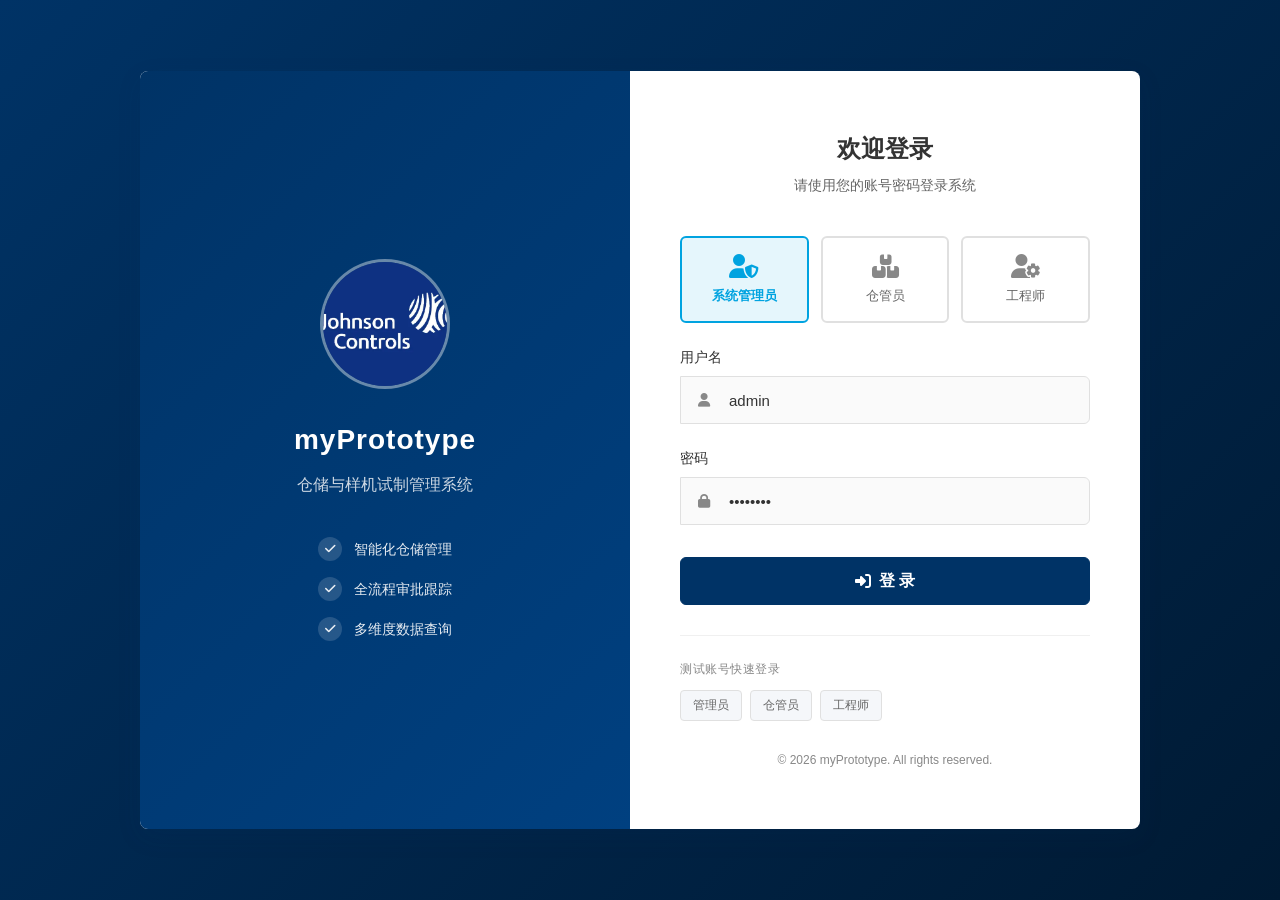
<file: pages/inventory.html>
<!DOCTYPE html>
<html lang="zh-CN">
<head>
    <meta charset="UTF-8">
    <meta name="viewport" content="width=device-width, initial-scale=1.0">
    <title>盘点 - myPrototype仓储与试制管理系统</title>
    <link rel="stylesheet" href="../css/variables.css">
    <link rel="stylesheet" href="../css/layout.css">
    <link rel="stylesheet" href="../css/components.css">
    <link rel="stylesheet" href="https://cdnjs.cloudflare.com/ajax/libs/font-awesome/6.4.0/css/all.min.css">
    <style>
        .planned-page {
            display: flex;
            flex-direction: column;
            align-items: center;
            justify-content: center;
            min-height: 60vh;
            text-align: center;
            padding: var(--jc-spacing-3xl);
        }

        .planned-icon {
            width: 120px;
            height: 120px;
            background: var(--jc-bg-gray);
            border-radius: 50%;
            display: flex;
            align-items: center;
            justify-content: center;
            margin-bottom: var(--jc-spacing-xl);
            font-size: 48px;
            color: var(--jc-text-muted);
        }

        .planned-title {
            font-size: 28px;
            font-weight: var(--jc-font-weight-bold);
            color: var(--jc-text-dark);
            margin-bottom: var(--jc-spacing-md);
        }

        .planned-desc {
            font-size: var(--jc-font-size-body);
            color: var(--jc-text-light);
            max-width: 500px;
            line-height: 1.6;
        }

        .planned-badge {
            display: inline-block;
            padding: 6px 16px;
            background: var(--jc-tag-purple-bg);
            color: var(--jc-tag-purple-text);
            border-radius: var(--jc-radius-tag);
            font-size: var(--jc-font-size-small);
            font-weight: var(--jc-font-weight-semibold);
            margin-top: var(--jc-spacing-lg);
        }
    </style>
</head>
<body>
    <div class="app-container">
        <!-- 侧边栏 -->
        <aside class="sidebar" id="sidebar">
            <div class="sidebar-header">
                <div class="sidebar-logo">
                    <img src="../802a6.webp" alt="Logo">
                    <span>myPrototype</span>
                </div>
            </div>
            
            <button class="sidebar-toggle" id="sidebarToggle">
                <i class="fas fa-chevron-left"></i>
            </button>

            <nav class="sidebar-nav">
                <div class="nav-section">
                    <div class="nav-section-title">仓库管理 Warehouse</div>
                    <ul class="nav-menu">
                        <li class="nav-item">
                            <a href="../dashboard.html" class="nav-link">
                                <i class="fas fa-tachometer-alt"></i>
                                <span>工作台看板</span>
                            </a>
                        </li>
                        <li class="nav-item">
                            <a href="inbound.html" class="nav-link">
                                <i class="fas fa-sign-in-alt"></i>
                                <span>入库</span>
                            </a>
                        </li>
                        <li class="nav-item">
                            <a href="outbound.html" class="nav-link">
                                <i class="fas fa-sign-out-alt"></i>
                                <span>出库</span>
                            </a>
                        </li>
                        <li class="nav-item">
                            <a href="transfer.html" class="nav-link">
                                <i class="fas fa-exchange-alt"></i>
                                <span>移库</span>
                            </a>
                        </li>
                        <li class="nav-item">
                            <a href="query.html" class="nav-link">
                                <i class="fas fa-search"></i>
                                <span>综合查询</span>
                            </a>
                        </li>
                        <li class="nav-item">
                            <a href="inventory.html" class="nav-link active planned">
                                <i class="fas fa-clipboard-check"></i>
                                <span>盘点</span>
                                <span class="nav-badge-soon">规划中</span>
                            </a>
                        </li>
                        <li class="nav-item">
                            <a href="express.html" class="nav-link">
                                <i class="fas fa-shipping-fast"></i>
                                <span>快递发运</span>
                            </a>
                        </li>
                        <li class="nav-item">
                            <a href="scrap.html" class="nav-link">
                                <i class="fas fa-trash-alt"></i>
                                <span>报废处理</span>
                            </a>
                        </li>
                        <li class="nav-item">
                            <a href="qrcode.html" class="nav-link">
                                <i class="fas fa-qrcode"></i>
                                <span>二维码系统</span>
                            </a>
                        </li>
                        <li class="nav-item">
                            <a href="config.html" class="nav-link">
                                <i class="fas fa-cog"></i>
                                <span>仓库配置</span>
                            </a>
                        </li>
                    </ul>
                </div>
                <div class="nav-section">
                    <div class="nav-section-title">样机试制 Prototyping</div>
                    <ul class="nav-menu">
                        <li class="nav-item">
                            <a href="prototype.html" class="nav-link planned">
                                <i class="fas fa-cogs"></i>
                                <span>样机试制/改工</span>
                                <span class="nav-badge-soon">规划中</span>
                            </a>
                        </li>
                        <li class="nav-item">
                            <a href="tooling.html" class="nav-link planned">
                                <i class="fas fa-tools"></i>
                                <span>工装制作</span>
                                <span class="nav-badge-soon">规划中</span>
                            </a>
                        </li>
                    </ul>
                </div>
            </nav>

            <div class="sidebar-footer">
                <div class="user-info">
                    <div class="user-avatar" id="userAvatar">A</div>
                    <div class="user-details">
                        <div class="user-name" id="userName">管理员</div>
                        <div class="user-role" id="userRole">系统管理员</div>
                    </div>
                </div>
            </div>
        </aside>

        <!-- 主内容区 -->
        <main class="main-content">
            <!-- 顶部导航 -->
            <header class="top-header">
                <div class="header-left">
                    <h1 class="page-title">盘点</h1>
                </div>
                <div class="header-right">
                    <div class="header-action" title="通知">
                        <i class="fas fa-bell"></i>
                        <span class="badge"></span>
                    </div>
                    <div class="header-action" title="退出登录" id="logoutBtn">
                        <i class="fas fa-sign-out-alt"></i>
                    </div>
                </div>
            </header>

            <!-- 内容区域 -->
            <div class="content-wrapper">
                <div class="content-container">
                    <div class="planned-page">
                        <div class="planned-icon">
                            <i class="fas fa-clipboard-check"></i>
                        </div>
                        <h2 class="planned-title">盘点功能</h2>
                        <p class="planned-desc">
                            该功能正在规划开发中，将提供库存盘点、差异分析、盘点报告生成等功能。 
                            敬请期待后续版本更新。 
                        </p>
                        <span class="planned-badge">
                            <i class="fas fa-clock"></i> 规划中 
                        </span>
                    </div>
                </div>
            </div>
        </main>
    </div>

    <script src="../js/common.js"></script>
    <script src="../js/validation.js"></script>
    <script src="../js/data.js"></script>
    <script>
        // 检查登录状态 
        if (!Users.isLoggedIn()) {
            window.location.href = '../index.html';
        }

        // 加载用户信息
        function loadUserInfo() {
            const user = Users.getCurrentUser();
            if (user) {
                document.getElementById('userName').textContent = user.name;
                document.getElementById('userAvatar').textContent = user.name.charAt(0);
                
                const roleMap = {
                    admin: '系统管理员',
                    keeper: '仓管员',
                    engineer: '工程师'
                };
                document.getElementById('userRole').textContent = roleMap[user.role] || user.role;
            }
        }

        // 侧边栏折叠 
        document.getElementById('sidebarToggle').addEventListener('click', function() {
            document.getElementById('sidebar').classList.toggle('collapsed');
        });

        // 退出登录 
        document.getElementById('logoutBtn').addEventListener('click', function() {
            Modal.confirm('确定要退出登录吗？', () => {
                Users.logout();
                Toast.success('已退出登录');
                setTimeout(() => {
                    window.location.href = '../index.html';
                }, 500);
            });
        });

        // 初始区 
        document.addEventListener('DOMContentLoaded', function() {
            loadUserInfo();
        });
    </script>
</body>
</html>
</file>
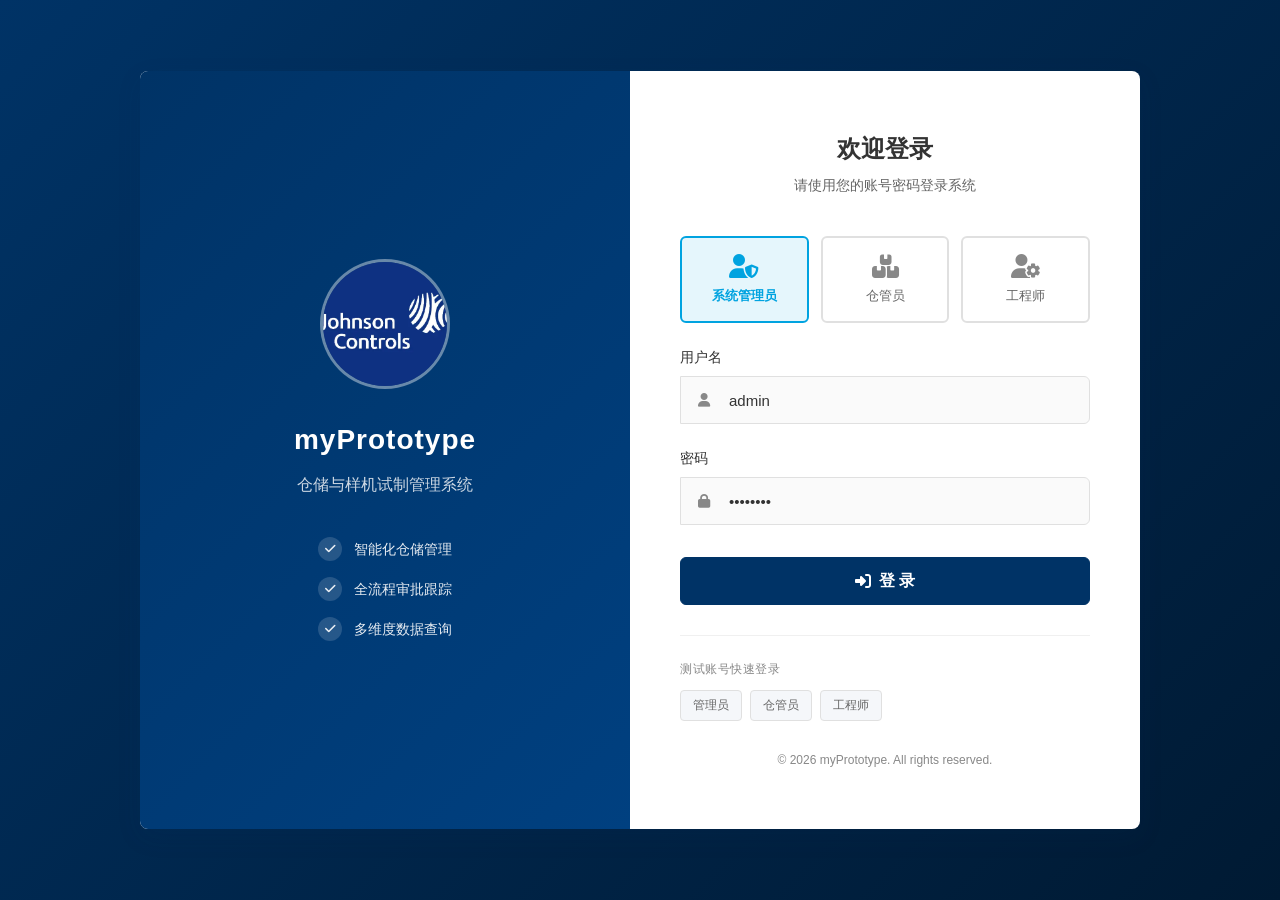
<file: pages/outbound.html>
<!DOCTYPE html>
<html lang="zh-CN">
<head>
    <meta charset="UTF-8">
    <meta name="viewport" content="width=device-width, initial-scale=1.0">
    <title>出库管理 - myPrototype仓储与试制管理系统</title>
    <link rel="stylesheet" href="../css/variables.css">
    <link rel="stylesheet" href="../css/layout.css">
    <link rel="stylesheet" href="../css/components.css">
    <link rel="stylesheet" href="https://cdnjs.cloudflare.com/ajax/libs/font-awesome/6.4.0/css/all.min.css">
    <style>
        /* Tab 样式 */
        .outbound-tabs {
            display: flex;
            border-bottom: 2px solid var(--jc-border-line);
            margin-bottom: var(--jc-spacing-xl);
            background: var(--jc-card-white);
            padding: 0 var(--jc-spacing-xl);
            border-radius: var(--jc-radius-card) var(--jc-radius-card) 0 0;
        }

        .outbound-tab {
            padding: var(--jc-spacing-md) var(--jc-spacing-xl);
            font-size: var(--jc-font-size-body);
            font-weight: var(--jc-font-weight-semibold);
            color: var(--jc-text-light);
            cursor: pointer;
            border-bottom: 3px solid transparent;
            margin-bottom: -2px;
            transition: all var(--jc-transition-fast);
            display: flex;
            align-items: center;
            gap: var(--jc-spacing-sm);
        }

        .outbound-tab:hover {
            color: var(--jc-accent-teal);
        }

        .outbound-tab.active {
            color: var(--jc-accent-teal);
            border-bottom-color: var(--jc-accent-teal);
        }

        /* 领用出库 - 双栏布局 */
        .outbound-layout {
            display: grid;
            grid-template-columns: 1fr 400px;
            gap: var(--jc-spacing-xl);
        }

        @media (max-width: 1200px) {
            .outbound-layout {
                grid-template-columns: 1fr;
            }
        }

        /* 搜索区域 */
        .search-section {
            background: var(--jc-card-white);
            border-radius: var(--jc-radius-card);
            box-shadow: var(--jc-shadow-card);
            padding: var(--jc-spacing-xl);
            margin-bottom: var(--jc-spacing-lg);
        }

        .search-filters {
            display: flex;
            gap: var(--jc-spacing-md);
            flex-wrap: wrap;
        }

        .search-filters .form-group {
            flex: 1;
            min-width: 200px;
            margin-bottom: 0;
        }

        /* 库存表格 */
        .inventory-table {
            background: var(--jc-card-white);
            border-radius: var(--jc-radius-card);
            box-shadow: var(--jc-shadow-card);
            overflow: hidden;
        }

        .inventory-table .table {
            font-size: 13px;
        }

        .inventory-table .table th,
        .inventory-table .table td {
            padding: 10px 12px;
            white-space: nowrap;
        }

        .inventory-table .table tbody tr {
            cursor: pointer;
        }

        .inventory-table .table tbody tr:hover {
            background: var(--jc-accent-teal-light);
        }

        .inventory-table .table tbody tr.selected {
            background: var(--jc-accent-teal-light);
        }

        /* 数量输入 */
        .qty-input {
            width: 80px;
            padding: 6px 10px;
            border: 1px solid var(--jc-border-line);
            border-radius: var(--jc-radius-control);
            text-align: center;
            font-size: 13px;
        }

        .qty-input:focus {
            border-color: var(--jc-accent-teal);
            outline: none;
        }

        /* 购物载"*/
        .cart-section {
            background: var(--jc-card-white);
            border-radius: var(--jc-radius-card);
            box-shadow: var(--jc-shadow-card);
            display: flex;
            flex-direction: column;
            max-height: calc(100vh - 200px);
        }

        .cart-header {
            padding: var(--jc-spacing-lg) var(--jc-spacing-xl);
            border-bottom: 1px solid var(--jc-border-line-light);
            display: flex;
            align-items: center;
            justify-content: space-between;
        }

        .cart-title {
            font-size: var(--jc-font-size-card-title);
            font-weight: var(--jc-font-weight-semibold);
            display: flex;
            align-items: center;
            gap: var(--jc-spacing-sm);
        }

        .cart-title i {
            color: var(--jc-accent-teal);
        }

        .cart-badge {
            background: var(--jc-danger-red);
            color: #fff;
            font-size: 12px;
            padding: 2px 8px;
            border-radius: 10px;
            font-weight: var(--jc-font-weight-bold);
        }

        .cart-body {
            flex: 1;
            overflow-y: auto;
            padding: var(--jc-spacing-md);
        }

        .cart-empty {
            text-align: center;
            padding: var(--jc-spacing-3xl) var(--jc-spacing-xl);
            color: var(--jc-text-muted);
        }

        .cart-empty i {
            font-size: 48px;
            margin-bottom: var(--jc-spacing-md);
            opacity: 0.5;
        }

        .cart-item {
            background: var(--jc-bg-gray);
            border-radius: var(--jc-radius-control);
            padding: var(--jc-spacing-md);
            margin-bottom: var(--jc-spacing-md);
        }

        .cart-item-header {
            display: flex;
            justify-content: space-between;
            align-items: flex-start;
            margin-bottom: var(--jc-spacing-sm);
        }

        .cart-item-name {
            font-weight: var(--jc-font-weight-semibold);
            color: var(--jc-text-dark);
            font-size: 14px;
        }

        .cart-item-remove {
            color: var(--jc-danger-red);
            cursor: pointer;
            padding: 4px;
        }

        .cart-item-info {
            font-size: 12px;
            color: var(--jc-text-light);
            margin-bottom: var(--jc-spacing-xs);
        }

        .cart-item-qty {
            display: flex;
            align-items: center;
            justify-content: space-between;
            margin-top: var(--jc-spacing-sm);
        }

        .cart-item-qty-label {
            font-size: 13px;
            color: var(--jc-text-light);
        }

        .cart-item-qty-value {
            font-weight: var(--jc-font-weight-bold);
            color: var(--jc-accent-teal);
            font-size: 16px;
        }

        .cart-footer {
            padding: var(--jc-spacing-lg) var(--jc-spacing-xl);
            border-top: 1px solid var(--jc-border-line-light);
            background: var(--jc-bg-gray);
        }

        .cart-summary {
            display: flex;
            justify-content: space-between;
            margin-bottom: var(--jc-spacing-md);
            font-size: 14px;
        }

        .cart-summary-label {
            color: var(--jc-text-light);
        }

        .cart-summary-value {
            font-weight: var(--jc-font-weight-bold);
            color: var(--jc-text-dark);
        }

        .cart-actions .btn {
            width: 100%;
        }

        /* 审批信息 */
        .approval-info {
            background: var(--jc-card-white);
            border-radius: var(--jc-radius-card);
            box-shadow: var(--jc-shadow-card);
            padding: var(--jc-spacing-xl);
            margin-top: var(--jc-spacing-lg);
        }

        .approval-title {
            font-size: var(--jc-font-size-card-title);
            font-weight: var(--jc-font-weight-semibold);
            margin-bottom: var(--jc-spacing-lg);
            display: flex;
            align-items: center;
            gap: var(--jc-spacing-sm);
        }

        .approval-title i {
            color: var(--jc-accent-teal);
        }

        /* 报废出库特有样式 - 上下全宽布局 */
        .scrap-vertical-layout {
            display: flex;
            flex-direction: column;
            gap: 20px;
        }

        .scrap-block {
            border: 1px solid #e0e0e0;
            border-radius: 8px;
            overflow: hidden;
            display: flex;
            flex-direction: column;
        }

        .scrap-block-header {
            padding: 15px;
            background: #fdfdfd;
            border-bottom: 1px solid #e0e0e0;
            display: flex;
            gap: 10px;
            align-items: center;
        }

        .scrap-block-header-blue {
            padding: 12px 15px;
            background: #E3F2FD;
            border-bottom: 1px solid #e0e0e0;
            font-weight: 600;
            color: var(--jc-accent-teal);
            font-size: 14px;
        }

        .scrap-block-header-red {
            padding: 12px 15px;
            background: #FFF3E0;
            border-bottom: 1px solid #e0e0e0;
            font-weight: 600;
            color: var(--jc-danger-red);
            font-size: 14px;
        }

        .req-form-grid {
            display: grid;
            grid-template-columns: 2fr 1fr;
            gap: var(--jc-spacing-lg);
            margin-bottom: 15px;
        }

        .scrap-table-container {
            flex: 1;
            min-height: 200px;
            max-height: 300px;
            overflow: auto;
            border: none;
        }

        .scrap-cart-container {
            flex: 1;
            min-height: 150px;
            max-height: 250px;
            overflow: auto;
            border: none;
        }

        .scrap-form-footer {
            padding: 15px;
            border-top: 1px solid #e0e0e0;
            background: #fafafa;
        }

        .scrap-form-grid {
            display: grid;
            grid-template-columns: 1fr 1fr 1fr;
            gap: var(--jc-spacing-lg);
            margin-bottom: 15px;
        }

        .scrap-submit-row {
            display: flex;
            justify-content: flex-end;
        }

        .scrap-data-table {
            font-size: 13px;
        }

        .scrap-data-table th,
        .scrap-data-table td {
            padding: 8px 12px;
            white-space: nowrap;
        }

        .scrap-sticky-qty {
            position: sticky;
            right: 60px;
            background: #F8FAFC;
            box-shadow: -2px 0 5px rgba(0,0,0,0.05);
            min-width: 80px;
        }

        .scrap-sticky-op {
            position: sticky;
            right: 0;
            background: #F8FAFC;
            box-shadow: -2px 0 5px rgba(0,0,0,0.05);
            min-width: 60px;
            text-align: center;
        }

        .scrap-cart-sticky-op {
            position: sticky;
            right: 0;
            background: #fff;
            box-shadow: -2px 0 5px rgba(0,0,0,0.05);
            min-width: 50px;
            text-align: center;
        }

        /* 库存检索结析"*/
        .stock-highlight {
            color: var(--jc-success-green);
            font-weight: var(--jc-font-weight-bold);
        }

        .stock-low {
            color: var(--jc-danger-red);
            font-weight: var(--jc-font-weight-bold);
        }
    </style>
</head>
<body>
    <div class="app-container">
        <!-- 侧边栏 -->
        <aside class="sidebar" id="sidebar">
            <div class="sidebar-header">
                <div class="sidebar-logo">
                    <img src="../802a6.webp" alt="Logo">
                    <span>myPrototype</span>
                </div>
            </div>
            
            <button class="sidebar-toggle" id="sidebarToggle">
                <i class="fas fa-chevron-left"></i>
            </button>

            <nav class="sidebar-nav">
                <div class="nav-section">
                    <div class="nav-section-title">仓库管理 Warehouse</div>
                    <ul class="nav-menu">
                        <li class="nav-item">
                            <a href="../dashboard.html" class="nav-link">
                                <i class="fas fa-tachometer-alt"></i>
                                <span>工作台看板</span>
                            </a>
                        </li>
                        <li class="nav-item">
                            <a href="inbound.html" class="nav-link">
                                <i class="fas fa-sign-in-alt"></i>
                                <span>入库</span>
                            </a>
                        </li>
                        <li class="nav-item">
                            <a href="outbound.html" class="nav-link active">
                                <i class="fas fa-sign-out-alt"></i>
                                <span>出库</span>
                            </a>
                        </li>
                        <li class="nav-item">
                            <a href="transfer.html" class="nav-link">
                                <i class="fas fa-exchange-alt"></i>
                                <span>移库</span>
                            </a>
                        </li>
                        <li class="nav-item">
                            <a href="query.html" class="nav-link">
                                <i class="fas fa-search"></i>
                                <span>综合查询</span>
                            </a>
                        </li>
                        <li class="nav-item">
                            <a href="inventory.html" class="nav-link planned">
                                <i class="fas fa-clipboard-check"></i>
                                <span>盘点</span>
                                <span class="nav-badge-soon">规划中</span>
                            </a>
                        </li>
                        <li class="nav-item">
                            <a href="express.html" class="nav-link">
                                <i class="fas fa-shipping-fast"></i>
                                <span>快递发运</span>
                            </a>
                        </li>
                        <li class="nav-item">
                            <a href="scrap.html" class="nav-link">
                                <i class="fas fa-trash-alt"></i>
                                <span>报废处理</span>
                            </a>
                        </li>
                        <li class="nav-item">
                            <a href="qrcode.html" class="nav-link">
                                <i class="fas fa-qrcode"></i>
                                <span>二维码系统</span>
                            </a>
                        </li>
                        <li class="nav-item">
                            <a href="config.html" class="nav-link">
                                <i class="fas fa-cog"></i>
                                <span>仓库配置</span>
                            </a>
                        </li>
                    </ul>
                </div>
                <div class="nav-section">
                    <div class="nav-section-title">样机试制 Prototyping</div>
                    <ul class="nav-menu">
                        <li class="nav-item">
                            <a href="prototype.html" class="nav-link planned">
                                <i class="fas fa-cogs"></i>
                                <span>样机试制/改工</span>
                                <span class="nav-badge-soon">规划中</span>
                            </a>
                        </li>
                        <li class="nav-item">
                            <a href="tooling.html" class="nav-link planned">
                                <i class="fas fa-tools"></i>
                                <span>工装制作</span>
                                <span class="nav-badge-soon">规划中</span>
                            </a>
                        </li>
                    </ul>
                </div>
            </nav>

            <div class="sidebar-footer">
                <div class="user-info">
                    <div class="user-avatar" id="userAvatar">A</div>
                    <div class="user-details">
                        <div class="user-name" id="userName">管理员</div>
                        <div class="user-role" id="userRole">系统管理员</div>
                    </div>
                </div>
            </div>
        </aside>

        <!-- 主内容区 -->
        <main class="main-content">
            <!-- 顶部导航 -->
            <header class="top-header">
                <div class="header-left">
                    <nav class="breadcrumb">
                        <a href="../dashboard.html">首页</a>
                        <span class="breadcrumb-separator">/</span>
                        <span class="breadcrumb-current">出库管理</span>
                    </nav>
                </div>
                <div class="header-right">
                    <div class="header-action" title="通知">
                        <i class="fas fa-bell"></i>
                        <span class="badge"></span>
                    </div>
                    <div class="header-action" title="退出登录" id="logoutBtn">
                        <i class="fas fa-sign-out-alt"></i>
                    </div>
                </div>
            </header>

            <!-- 内容区域 -->
            <div class="content-wrapper">
                <div class="content-container">
                    <!-- 页面标题 -->
                    <div class="page-header">
                        <div class="page-header-content">
                            <div>
                                <h1 class="page-title">出库管理</h1>
                                <p class="page-description">领用出库与报废出库管理</p>
                            </div>
                        </div>
                    </div>

                    <!-- Tab 切换 -->
                    <div class="outbound-tabs">
                        <div class="outbound-tab active" data-tab="request">
                            <i class="fas fa-shopping-cart"></i>
                            <span>领用出库</span>
                        </div>
                        <div class="outbound-tab" data-tab="scrap">
                            <i class="fas fa-trash-alt"></i>
                            <span>报废出库</span>
                        </div>
                    </div>

                    <!-- 领用出库 -->
                    <div class="tab-content active" id="requestTab">
                        <div class="scrap-vertical-layout">

                            <!-- 区块一：库存检索 -->
                            <div class="scrap-block">
                                <div class="scrap-block-header">
                                    <input type="text" class="form-control" id="searchKeyword" placeholder="模糊查询: 物料名称或编号  style="flex: 1;">
                                    <button class="btn btn-primary" id="searchBtn" style="margin: 0;">
                                        <i class="fas fa-search"></i> 查库存 
                                    </button>
                                </div>
                                <div class="scrap-table-container">
                                    <table class="table scrap-data-table" id="inventoryTable">
                                        <thead>
                                            <tr>
                                                <th>物料名称</th><th>物料编号</th><th>申请人</th><th>项目编号</th><th>PBU</th><th>免3C</th><th>物料类别</th><th>所属人</th><th>所属部门</th><th>PO号</th><th>供应商编号</th><th>原入库数量</th><th>单位</th><th>入库时间</th><th>入库单号</th><th>剩余库存</th><th>账龄周期</th><th>呆滞周期</th><th>仓库</th><th>货位</th>
                                                <th class="scrap-sticky-qty">领用数量</th>
                                                <th class="scrap-sticky-op">操作</th>
                                            </tr>
                                        </thead>
                                        <tbody id="reqSearchResults">
                                            <tr><td colspan="22" style="text-align:center;color:#999;padding:20px;">请输入关键词后点击查库存，或直接点击查库存显示全部</td></tr>
                                        </tbody>
                                    </table>
                                </div>
                            </div>

                            <!-- 区块二：待领用清单 -->
                            <div class="scrap-block">
                                <div class="scrap-block-header-blue">
                                    <i class="fas fa-shopping-cart"></i>
                                    待领用清单"(<span id="cartCount">0</span>)
                                </div>
                                <div class="scrap-cart-container">
                                    <table class="table scrap-data-table" id="reqCartTable">
                                        <thead>
                                            <tr>
                                                <th>物料名称</th><th>物料编号</th><th>申请人</th><th>项目编号</th><th>PBU</th><th>免3C</th><th>物料类别</th><th>所属人</th><th>所属部门</th><th>PO号</th><th>供应商编号</th><th style="color:var(--jc-accent-teal);">领出数量</th><th>单位</th><th>入库时间</th><th>入库单号</th><th>领前库存</th><th>账龄周期</th><th>呆滞周期</th><th>仓库</th><th>货位</th>
                                                <th class="scrap-cart-sticky-op">移除</th>
                                            </tr>
                                        </thead>
                                        <tbody id="reqCartBody">
                                            <tr><td colspan="21" style="text-align:center;color:#999;padding:20px;">请从上方库存检索区添加需要领用的物料</td></tr>
                                        </tbody>
                                    </table>
                                </div>

                                <!-- 底部表单区 -->
                                <div class="scrap-form-footer">
                                    <div class="req-form-grid">
                                        <div class="form-group" style="margin-bottom: 0;">
                                            <label class="form-label required">领料原因 / 用选</label>
                                            <textarea class="form-control" id="reqReason" rows="2" placeholder="如：用于新项目研发测试使申..." required style="resize: none;"></textarea>
                                        </div>
                                        <div class="form-group" style="margin-bottom: 0;">
                                            <label class="form-label">审批经理 (系统自动匹配)</label>
                                            <input type="text" class="form-control" id="approverName" readonly style="background:#e9ecef;color:#666;cursor:not-allowed;">
                                        </div>
                                    </div>
                                    <div class="scrap-submit-row">
                                        <button class="btn btn-primary" id="submitOutboundBtn" style="padding: 10px 30px; font-size: 14px;">
                                            <i class="fas fa-paper-plane"></i> 提交领用并流转审批 
                                        </button>
                                    </div>
                                </div>
                            </div>

                        </div>
                    </div>

                    <!-- 报废出库 -->
                    <div class="tab-content" id="scrapTab">
                        <div class="scrap-vertical-layout">

                            <!-- 区块一：库存检索 -->
                            <div class="scrap-block">
                                <div class="scrap-block-header">
                                    <input type="text" class="form-control" id="scrapSearchKeyword" placeholder="模糊查询: 需报废的物料名称或编号" style="flex: 1;">
                                    <button class="btn btn-primary" id="scrapSearchBtn" style="margin: 0;">
                                        <i class="fas fa-search"></i> 查库存 
                                    </button>
                                </div>
                                <div class="scrap-table-container">
                                    <table class="table scrap-data-table" id="scrapInventoryTable">
                                        <thead>
                                            <tr>
                                                <th>物料名称</th><th>物料编号</th><th>申请人</th><th>项目编号</th><th>PBU</th><th>免3C</th><th>物料类别</th><th>所属人</th><th>所属部门</th><th>PO号</th><th>供应商编号</th><th>原入库数量</th><th>单位</th><th>入库时间</th><th>入库单号</th><th>剩余库存</th><th>账龄周期</th><th>呆滞周期</th><th>仓库</th><th>货位</th>
                                                <th class="scrap-sticky-qty">报废数量</th>
                                                <th class="scrap-sticky-op">操作</th>
                                            </tr>
                                        </thead>
                                        <tbody id="scrapSearchResults">
                                            <tr><td colspan="22" style="text-align:center;color:#999;padding:20px;">请输入关键词后点击查库存，或直接点击查库存显示全部</td></tr>
                                        </tbody>
                                    </table>
                                </div>
                            </div>

                            <!-- 区块二：待报废清单 -->
                            <div class="scrap-block">
                                <div class="scrap-block-header-red">
                                    <i class="fas fa-trash-alt"></i>
                                    待报废清单"(<span id="scrapCartCount">0</span>)
                                </div>
                                <div class="scrap-cart-container">
                                    <table class="table scrap-data-table" id="scrapCartTable">
                                        <thead>
                                            <tr>
                                                <th>物料名称</th><th>物料编号</th><th>申请人</th><th>项目编号</th><th>PBU</th><th>免3C</th><th>物料类别</th><th>所属人</th><th>所属部门</th><th>PO号</th><th>供应商编号</th><th style="color:var(--jc-danger-red);">报废数量</th><th>单位</th><th>入库时间</th><th>入库单号</th><th>报前库存</th><th>账龄周期</th><th>呆滞周期</th><th>仓库</th><th>货位</th>
                                                <th class="scrap-cart-sticky-op">移除</th>
                                            </tr>
                                        </thead>
                                        <tbody id="scrapCartBody">
                                            <tr><td colspan="21" style="text-align:center;color:#999;padding:20px;">请从上方库存检索区添加需要报废的物料</td></tr>
                                        </tbody>
                                    </table>
                                </div>

                                <!-- 底部表单区 -->
                                <div class="scrap-form-footer">
                                    <div class="scrap-form-grid">
                                        <div class="form-group" style="margin-bottom: 0;">
                                            <label class="form-label required">报废单号</label>
                                            <input type="text" class="form-control" id="scrapOrderNo" placeholder="请填写关联的报废单号" required>
                                        </div>
                                        <div class="form-group" style="margin-bottom: 0;">
                                            <label class="form-label required">上传报废凭证</label>
                                            <input type="file" class="form-control" id="scrapFiles" multiple accept=".jpg,.jpeg,.png,.pdf,.doc,.docx" required>
                                        </div>
                                        <div class="form-group" style="margin-bottom: 0;">
                                            <label class="form-label">审批经理 (系统自动匹配)</label>
                                            <input type="text" class="form-control" id="scrapApprover" readonly style="background:#e9ecef;color:#666;cursor:not-allowed;">
                                        </div>
                                    </div>
                                    <div class="scrap-submit-row">
                                        <button class="btn btn-danger" id="submitScrapBtn" style="padding: 10px 30px; font-size: 14px;">
                                            <i class="fas fa-paper-plane"></i> 提交报废并流转审批 
                                        </button>
                                    </div>
                                </div>
                            </div>

                        </div>
                    </div>
                </div>
            </div>
        </main>
    </div>

    <script src="../js/common.js"></script>
    <script src="../js/validation.js"></script>
    <script src="../js/data.js"></script>
    <script>
        // 检查登录状态 
        if (!Users.isLoggedIn()) {
            window.location.href = '../index.html';
        }

        // 加载用户信息
        function loadUserInfo() {
            const user = Users.getCurrentUser();
            if (user) {
                document.getElementById('userName').textContent = user.name;
                document.getElementById('userAvatar').textContent = user.name.charAt(0);
                document.getElementById('approverName').value = user.manager || '待分配';
                document.getElementById('scrapApprover').value = user.manager || '待分配';
                const roleMap = { admin: '系统管理员', keeper: '仓管员', engineer: '工程师' };
                document.getElementById('userRole').textContent = roleMap[user.role] || user.role;
            }
        }

        // Tab 切换
        document.querySelectorAll('.outbound-tab').forEach(tab => {
            tab.addEventListener('click', function() {
                const targetTab = this.dataset.tab;
                document.querySelectorAll('.outbound-tab').forEach(t => t.classList.remove('active'));
                this.classList.add('active');
                document.querySelectorAll('.tab-content').forEach(c => c.classList.remove('active'));
                document.getElementById(targetTab + 'Tab').classList.add('active');
            });
        });

        let reqCart = [];

        // 渲染库存检索结析 
        function renderReqSearch(query) {
            const inventory = Inventory.getAll().filter(item => item.remainingStock > 0);
            const tbody = document.getElementById('reqSearchResults');
            query = (query || '').trim().toLowerCase();

            const filtered = query
                ? inventory.filter(item =>
                    item.materialName.toLowerCase().includes(query) ||
                    (item.materialCode && item.materialCode.toLowerCase().includes(query))
                  )
                : inventory;

            if (filtered.length === 0) {
                tbody.innerHTML = '<tr><td colspan="22" style="text-align:center;color:#999;padding:20px;">未搜索到匹配的物料库存</td></tr>';
                return;
            }

            tbody.innerHTML = filtered.map((item, index) => `
                <tr>
                    <td>${item.materialName}</td>
                    <td>${item.materialCode || '-'}</td>
                    <td>${item.applicant || '-'}</td>
                    <td>${item.projectCode || '-'}</td>
                    <td>${item.pbu || '-'}</td>
                    <td>${item.exempt3C || '-'}</td>
                    <td>${item.materialCategory || '-'}</td>
                    <td>${item.owner || '-'}</td>
                    <td>${item.department || '-'}</td>
                    <td>${item.poNumber || '-'}</td>
                    <td>${item.supplierCode || '-'}</td>
                    <td>${item.quantity || '-'}</td>
                    <td>${item.unit || '-'}</td>
                    <td>${item.inboundTime || '-'}</td>
                    <td>${item.inboundNo || '-'}</td>
                    <td><span style="color:var(--jc-success-green);font-weight:600;">${item.remainingStock}</span></td>
                    <td>${item.ageingDays ? item.ageingDays + '天' : '-'}</td>
                    <td>${item.deadstockDays ? item.deadstockDays + '天' : '-'}</td>
                    <td>${item.warehouse || '-'}</td>
                    <td>${item.location || '-'}</td>
                    <td class="scrap-sticky-qty">
                        <input type="number" id="req-qty-${index}" class="qty-input" style="width:60px;"
                               min="1" max="${item.remainingStock}" value="1"
                               data-max="${item.remainingStock}">
                    </td>
                    <td class="scrap-sticky-op">
                        <button class="btn btn-primary btn-sm" onclick="addToReqCart(${index})" style="padding:4px 8px;font-size:12px;">
                            <i class="fas fa-plus"></i>
                        </button>
                    </td>
                </tr>
            `).join('');

            window._reqSearchFiltered = filtered;
        }

        // 搜索按钮事件
        document.getElementById('searchBtn').addEventListener('click', function() {
            renderReqSearch(document.getElementById('searchKeyword').value);
        });

        // Enter 键触发搜索 
        document.getElementById('searchKeyword').addEventListener('keyup', function(e) {
            if (e.key === 'Enter') renderReqSearch(this.value);
        });

        // 初始加载全部库存
        function loadInventory() {
            renderReqSearch('');
        }

        // 添加到领用购物车
        function addToReqCart(rowIndex) {
            const filtered = window._reqSearchFiltered || Inventory.getAll().filter(item => item.remainingStock > 0);
            const item = filtered[rowIndex];
            if (!item) return;

            const qtyInput = document.getElementById(`req-qty-${rowIndex}`);
            const qty = parseInt(qtyInput ? qtyInput.value : 1) || 1;

            if (isNaN(qty) || qty <= 0 || qty > item.remainingStock) {
                Toast.error('库存不足或输入数量无效！');
                return;
            }

            const existing = reqCart.find(c => c.inboundNo === item.inboundNo);
            if (existing) {
                if (existing.reqQty + qty > item.remainingStock) {
                    Toast.error(`合并失败：超出现有可用库存总上陙"(${item.remainingStock})！`);
                    return;
                }
                existing.reqQty += qty;
            } else {
                reqCart.push({ ...item, reqQty: qty });
            }

            renderReqCart();
            Toast.success(`已添办 ${qty} ${item.unit || ''} [${item.materialName}] 到领用购物车`);
        }

        // 渲染领用购物车表栏 
        function renderReqCart() {
            const tbody = document.getElementById('reqCartBody');
            const countEl = document.getElementById('cartCount');
            countEl.textContent = reqCart.length;

            if (reqCart.length === 0) {
                tbody.innerHTML = '<tr><td colspan="21" style="text-align:center;color:#999;padding:20px;">请从上方库存检索区添加需要领用的物料</td></tr>';
                return;
            }

            tbody.innerHTML = reqCart.map((item, index) => `
                <tr>
                    <td>${item.materialName}</td>
                    <td>${item.materialCode || '-'}</td>
                    <td>${item.applicant || '-'}</td>
                    <td>${item.projectCode || '-'}</td>
                    <td>${item.pbu || '-'}</td>
                    <td>${item.exempt3C || '-'}</td>
                    <td>${item.materialCategory || '-'}</td>
                    <td>${item.owner || '-'}</td>
                    <td>${item.department || '-'}</td>
                    <td>${item.poNumber || '-'}</td>
                    <td>${item.supplierCode || '-'}</td>
                    <td><strong style="color:var(--jc-accent-teal);">${item.reqQty}</strong></td>
                    <td>${item.unit || '-'}</td>
                    <td>${item.inboundTime || '-'}</td>
                    <td>${item.inboundNo || '-'}</td>
                    <td>${item.remainingStock}</td>
                    <td>${item.ageingDays ? item.ageingDays + '天' : '-'}</td>
                    <td>${item.deadstockDays ? item.deadstockDays + '天' : '-'}</td>
                    <td>${item.warehouse || '-'}</td>
                    <td>${item.location || '-'}</td>
                    <td class="scrap-cart-sticky-op">
                        <i class="fas fa-trash-alt" style="color:var(--jc-danger-red);cursor:pointer;font-size:14px;"
                           onclick="removeFromReqCart(${index})" title="移除"></i>
                    </td>
                </tr>
            `).join('');
        }

        // 从领用购物车移除
        function removeFromReqCart(index) {
            reqCart.splice(index, 1);
            renderReqCart();
        }

        // 提交领用申请
        document.getElementById('submitOutboundBtn').addEventListener('click', function() {
            if (reqCart.length === 0) {
                Toast.error('领用清单为空，请先从上方检索并添加物料）');
                return;
            }

            const reasonEl = document.getElementById('reqReason');
            if (!reasonEl.value.trim()) {
                Toast.error('请务必填写领料原图"用途，以供审批）');
                reasonEl.style.borderColor = 'var(--jc-danger-red)';
                reasonEl.focus();
                return;
            } else {
                reasonEl.style.borderColor = '';
            }

            const btn = this;
            ButtonUtils.setLoading(btn, '系统流转处理中...');

            const user = Users.getCurrentUser();
            const formData = {
                items: reqCart,
                reason: reasonEl.value.trim(),
                applicant: user ? user.name : '未知',
                department: user ? (user.department || '') : '',
                approver: document.getElementById('approverName').value
            };

            setTimeout(() => {
                const flow = Flows.create('outbound_request', formData);
                ButtonUtils.setSuccess(btn, '提交成功');
                Toast.success(`领用出库升 ${flow.flowNo} 已成功提交至您的部门经理进行审批！`);

                reqCart = [];
                renderReqCart();
                reasonEl.value = '';

                setTimeout(() => {
                    btn.innerHTML = '<i class="fas fa-paper-plane"></i> 提交领用并流转审批';
                    btn.disabled = false;
                }, 2000);
            }, 800);
        });

        // ================= 报废出库 (购物车流转模式  =================
        let scrapCart = [];

        // 渲染库存检索结析 
        function renderScrapSearch(query) {
            const inventory = Inventory.getAll();
            const tbody = document.getElementById('scrapSearchResults');
            query = (query || '').trim().toLowerCase();

            const filtered = query
                ? inventory.filter(item =>
                    item.materialName.toLowerCase().includes(query) ||
                    (item.materialCode && item.materialCode.toLowerCase().includes(query))
                  )
                : inventory;

            if (filtered.length === 0) {
                tbody.innerHTML = '<tr><td colspan="22" style="text-align:center;color:#999;padding:20px;">未搜索到匹配的物料库存</td></tr>';
                return;
            }

            tbody.innerHTML = filtered.map((item, index) => `
                <tr>
                    <td>${item.materialName}</td>
                    <td>${item.materialCode || '-'}</td>
                    <td>${item.applicant || '-'}</td>
                    <td>${item.projectCode || '-'}</td>
                    <td>${item.pbu || '-'}</td>
                    <td>${item.exempt3C || '-'}</td>
                    <td>${item.materialCategory || '-'}</td>
                    <td>${item.owner || '-'}</td>
                    <td>${item.department || '-'}</td>
                    <td>${item.poNumber || '-'}</td>
                    <td>${item.supplierCode || '-'}</td>
                    <td>${item.quantity || '-'}</td>
                    <td>${item.unit || '-'}</td>
                    <td>${item.inboundTime || '-'}</td>
                    <td>${item.inboundNo || '-'}</td>
                    <td><span style="color:var(--jc-success-green);font-weight:600;">${item.remainingStock}</span></td>
                    <td>${item.ageingDays ? item.ageingDays + '天' : '-'}</td>
                    <td>${item.deadstockDays ? item.deadstockDays + '天' : '-'}</td>
                    <td>${item.warehouse || '-'}</td>
                    <td>${item.location || '-'}</td>
                    <td class="scrap-sticky-qty">
                        <input type="number" id="scrap-qty-${index}" class="qty-input" style="width:60px;"
                               min="1" max="${item.remainingStock}" value="1"
                               data-max="${item.remainingStock}">
                    </td>
                    <td class="scrap-sticky-op">
                        <button class="btn btn-danger btn-sm" onclick="addToScrapCart(${index})" style="padding:4px 8px;font-size:12px;">
                            <i class="fas fa-trash"></i>
                        </button>
                    </td>
                </tr>
            `).join('');

            // 将当前过滤结果存入临时变量，例"addToScrapCart 使用
            window._scrapSearchFiltered = filtered;
        }

        // 搜索按钮事件
        document.getElementById('scrapSearchBtn').addEventListener('click', function() {
            renderScrapSearch(document.getElementById('scrapSearchKeyword').value);
        });

        // Enter 键触发搜索 
        document.getElementById('scrapSearchKeyword').addEventListener('keyup', function(e) {
            if (e.key === 'Enter') renderScrapSearch(this.value);
        });

        // 初始加载全部库存
        function loadScrapInventory() {
            renderScrapSearch('');
        }

        // 添加到报废购物车
        function addToScrapCart(rowIndex) {
            const filtered = window._scrapSearchFiltered || Inventory.getAll();
            const item = filtered[rowIndex];
            if (!item) return;

            const qtyInput = document.getElementById(`scrap-qty-${rowIndex}`);
            const qty = parseInt(qtyInput ? qtyInput.value : 1) || 1;

            if (isNaN(qty) || qty <= 0 || qty > item.remainingStock) {
                Toast.error('库存不足或输入报废数量无效！');
                return;
            }

            const existing = scrapCart.find(c => c.inboundNo === item.inboundNo);
            if (existing) {
                if (existing.scrapQty + qty > item.remainingStock) {
                    Toast.error(`合并失败：超出现有可用库存总上陙"(${item.remainingStock})！`);
                    return;
                }
                existing.scrapQty += qty;
            } else {
                scrapCart.push({ ...item, scrapQty: qty });
            }

            renderScrapCart();
            Toast.success(`已添办 ${qty} ${item.unit || ''} [${item.materialName}] 到报废清单`);
        }

        // 渲染报废购物车表栏 
        function renderScrapCart() {
            const tbody = document.getElementById('scrapCartBody');
            const countEl = document.getElementById('scrapCartCount');
            countEl.textContent = scrapCart.length;

            if (scrapCart.length === 0) {
                tbody.innerHTML = '<tr><td colspan="21" style="text-align:center;color:#999;padding:20px;">请从上方库存检索区添加需要报废的物料</td></tr>';
                return;
            }

            tbody.innerHTML = scrapCart.map((item, index) => `
                <tr>
                    <td>${item.materialName}</td>
                    <td>${item.materialCode || '-'}</td>
                    <td>${item.applicant || '-'}</td>
                    <td>${item.projectCode || '-'}</td>
                    <td>${item.pbu || '-'}</td>
                    <td>${item.exempt3C || '-'}</td>
                    <td>${item.materialCategory || '-'}</td>
                    <td>${item.owner || '-'}</td>
                    <td>${item.department || '-'}</td>
                    <td>${item.poNumber || '-'}</td>
                    <td>${item.supplierCode || '-'}</td>
                    <td><strong style="color:var(--jc-danger-red);">${item.scrapQty}</strong></td>
                    <td>${item.unit || '-'}</td>
                    <td>${item.inboundTime || '-'}</td>
                    <td>${item.inboundNo || '-'}</td>
                    <td>${item.remainingStock}</td>
                    <td>${item.ageingDays ? item.ageingDays + '天' : '-'}</td>
                    <td>${item.deadstockDays ? item.deadstockDays + '天' : '-'}</td>
                    <td>${item.warehouse || '-'}</td>
                    <td>${item.location || '-'}</td>
                    <td class="scrap-cart-sticky-op">
                        <i class="fas fa-times-circle" style="color:var(--jc-danger-red);cursor:pointer;font-size:16px;"
                           onclick="removeFromScrapCart(${index})" title="移除"></i>
                    </td>
                </tr>
            `).join('');
        }

        // 从报废购物车移除
        function removeFromScrapCart(index) {
            scrapCart.splice(index, 1);
            renderScrapCart();
        }

        // 提交报废申请
        document.getElementById('submitScrapBtn').addEventListener('click', function() {
            if (scrapCart.length === 0) {
                Toast.error('报废清单为空，请先添加需要报废的物料）');
                return;
            }

            const orderNoEl = document.getElementById('scrapOrderNo');
            if (!orderNoEl.value.trim()) {
                Toast.error('请填写报废单号！');
                orderNoEl.style.borderColor = 'var(--jc-danger-red)';
                orderNoEl.focus();
                return;
            } else {
                orderNoEl.style.borderColor = '';
            }

            const filesEl = document.getElementById('scrapFiles');
            if (filesEl.files.length === 0) {
                Toast.error('请上传报废凭证附件！');
                filesEl.style.borderColor = 'var(--jc-danger-red)';
                return;
            } else {
                filesEl.style.borderColor = '';
            }

            const btn = this;
            ButtonUtils.setLoading(btn, '系统流转处理中...');

            const user = Users.getCurrentUser();
            const formData = {
                items: scrapCart,
                scrapOrderNo: orderNoEl.value.trim(),
                applicant: user ? user.name : '未知',
                department: user ? (user.department || '') : '',
                attachments: Array.from(filesEl.files).map(f => f.name),
                approver: document.getElementById('scrapApprover').value
            };

            setTimeout(() => {
                const flow = Flows.create('outbound_scrap', formData);
                const summary = scrapCart.map(c => `${c.materialName}(${c.scrapQty})`).join('、');
                ButtonUtils.setSuccess(btn, '提交成功');
                Toast.success(`报废单 ${flow.flowNo} 已成功提交至您的部门经理进行审批！`);

                scrapCart = [];
                renderScrapCart();
                orderNoEl.value = '';
                filesEl.value = '';

                setTimeout(() => {
                    btn.innerHTML = '<i class="fas fa-paper-plane"></i> 提交报废并流转审批';
                    btn.disabled = false;
                }, 2000);
            }, 800);
        });

        // 侧边栏折叠 
        document.getElementById('sidebarToggle').addEventListener('click', function() {
            document.getElementById('sidebar').classList.toggle('collapsed');
        });

        // 退出登录 
        document.getElementById('logoutBtn').addEventListener('click', function() {
            Modal.confirm('确定要退出登录吗？', () => {
                Users.logout();
                Toast.success('已退出登录');
                setTimeout(() => {
                    window.location.href = '../index.html';
                }, 500);
            });
        });

        // 初始区 
        document.addEventListener('DOMContentLoaded', function() {
            loadUserInfo();
            loadInventory();
            loadScrapInventory();
        });
    </script>
</body>
</html>
</file>
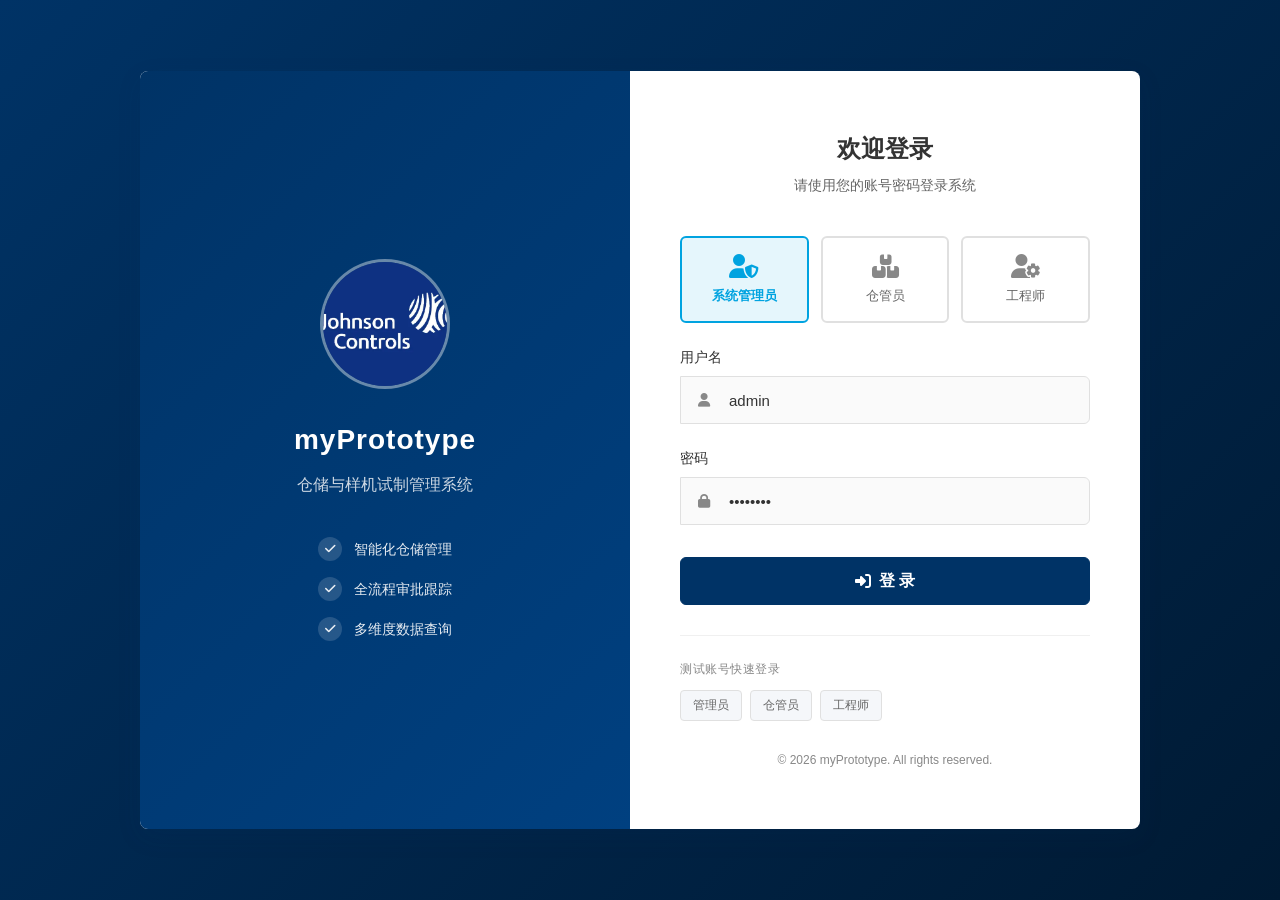
<file: pages/prototype.html>
<!DOCTYPE html>
<html lang="zh-CN">
<head>
    <meta charset="UTF-8">
    <meta name="viewport" content="width=device-width, initial-scale=1.0">
    <title>样机试制/改工 - myPrototype仓储与试制管理系统</title>
    <link rel="stylesheet" href="../css/variables.css">
    <link rel="stylesheet" href="../css/layout.css">
    <link rel="stylesheet" href="../css/components.css">
    <link rel="stylesheet" href="https://cdnjs.cloudflare.com/ajax/libs/font-awesome/6.4.0/css/all.min.css">
    <style>
        .planned-page {
            display: flex;
            flex-direction: column;
            align-items: center;
            justify-content: center;
            min-height: 60vh;
            text-align: center;
            padding: var(--jc-spacing-3xl);
        }

        .planned-icon {
            width: 120px;
            height: 120px;
            background: var(--jc-bg-gray);
            border-radius: 50%;
            display: flex;
            align-items: center;
            justify-content: center;
            margin-bottom: var(--jc-spacing-xl);
            font-size: 48px;
            color: var(--jc-text-muted);
        }

        .planned-title {
            font-size: 28px;
            font-weight: var(--jc-font-weight-bold);
            color: var(--jc-text-dark);
            margin-bottom: var(--jc-spacing-md);
        }

        .planned-desc {
            font-size: var(--jc-font-size-body);
            color: var(--jc-text-light);
            max-width: 500px;
            line-height: 1.6;
        }

        .planned-badge {
            display: inline-block;
            padding: 6px 16px;
            background: var(--jc-tag-purple-bg);
            color: var(--jc-tag-purple-text);
            border-radius: var(--jc-radius-tag);
            font-size: var(--jc-font-size-small);
            font-weight: var(--jc-font-weight-semibold);
            margin-top: var(--jc-spacing-lg);
        }
    </style>
</head>
<body>
    <div class="app-container">
        <!-- 侧边栏 -->
        <aside class="sidebar" id="sidebar">
            <div class="sidebar-header">
                <div class="sidebar-logo">
                    <img src="../802a6.webp" alt="Logo">
                    <span>myPrototype</span>
                </div>
            </div>
            
            <button class="sidebar-toggle" id="sidebarToggle">
                <i class="fas fa-chevron-left"></i>
            </button>

            <nav class="sidebar-nav">
                <div class="nav-section">
                    <div class="nav-section-title">仓库管理 Warehouse</div>
                    <ul class="nav-menu">
                        <li class="nav-item">
                            <a href="../dashboard.html" class="nav-link">
                                <i class="fas fa-tachometer-alt"></i>
                                <span>工作台看板</span>
                            </a>
                        </li>
                        <li class="nav-item">
                            <a href="inbound.html" class="nav-link">
                                <i class="fas fa-sign-in-alt"></i>
                                <span>入库</span>
                            </a>
                        </li>
                        <li class="nav-item">
                            <a href="outbound.html" class="nav-link">
                                <i class="fas fa-sign-out-alt"></i>
                                <span>出库</span>
                            </a>
                        </li>
                        <li class="nav-item">
                            <a href="transfer.html" class="nav-link">
                                <i class="fas fa-exchange-alt"></i>
                                <span>移库</span>
                            </a>
                        </li>
                        <li class="nav-item">
                            <a href="query.html" class="nav-link">
                                <i class="fas fa-search"></i>
                                <span>综合查询</span>
                            </a>
                        </li>
                        <li class="nav-item">
                            <a href="inventory.html" class="nav-link planned">
                                <i class="fas fa-clipboard-check"></i>
                                <span>盘点</span>
                                <span class="nav-badge-soon">规划中</span>
                            </a>
                        </li>
                        <li class="nav-item">
                            <a href="express.html" class="nav-link">
                                <i class="fas fa-shipping-fast"></i>
                                <span>快递发运</span>
                            </a>
                        </li>
                        <li class="nav-item">
                            <a href="scrap.html" class="nav-link">
                                <i class="fas fa-trash-alt"></i>
                                <span>报废处理</span>
                            </a>
                        </li>
                        <li class="nav-item">
                            <a href="qrcode.html" class="nav-link">
                                <i class="fas fa-qrcode"></i>
                                <span>二维码系统</span>
                            </a>
                        </li>
                        <li class="nav-item">
                            <a href="config.html" class="nav-link">
                                <i class="fas fa-cog"></i>
                                <span>仓库配置</span>
                            </a>
                        </li>
                    </ul>
                </div>
                <div class="nav-section">
                    <div class="nav-section-title">样机试制 Prototyping</div>
                    <ul class="nav-menu">
                        <li class="nav-item">
                            <a href="prototype.html" class="nav-link active planned">
                                <i class="fas fa-cogs"></i>
                                <span>样机试制/改工</span>
                                <span class="nav-badge-soon">规划中</span>
                            </a>
                        </li>
                        <li class="nav-item">
                            <a href="tooling.html" class="nav-link planned">
                                <i class="fas fa-tools"></i>
                                <span>工装制作</span>
                                <span class="nav-badge-soon">规划中</span>
                            </a>
                        </li>
                    </ul>
                </div>
            </nav>

            <div class="sidebar-footer">
                <div class="user-info">
                    <div class="user-avatar" id="userAvatar">A</div>
                    <div class="user-details">
                        <div class="user-name" id="userName">管理员</div>
                        <div class="user-role" id="userRole">系统管理员</div>
                    </div>
                </div>
            </div>
        </aside>

        <!-- 主内容区 -->
        <main class="main-content">
            <!-- 顶部导航 -->
            <header class="top-header">
                <div class="header-left">
                    <h1 class="page-title">样机试制/改工</h1>
                </div>
                <div class="header-right">
                    <div class="header-action" title="通知">
                        <i class="fas fa-bell"></i>
                        <span class="badge"></span>
                    </div>
                    <div class="header-action" title="退出登录" id="logoutBtn">
                        <i class="fas fa-sign-out-alt"></i>
                    </div>
                </div>
            </header>

            <!-- 内容区域 -->
            <div class="content-wrapper">
                <div class="content-container">
                    <div class="planned-page">
                        <div class="planned-icon">
                            <i class="fas fa-cogs"></i>
                        </div>
                        <h2 class="planned-title">样机试制/改工功能</h2>
                        <p class="planned-desc">
                            该功能正在规划开发中，将提供样机试制申请、改工流程管理、试制物料领用等功能。 
                            敬请期待后续版本更新。 
                        </p>
                        <span class="planned-badge">
                            <i class="fas fa-clock"></i> 规划中 
                        </span>
                    </div>
                </div>
            </div>
        </main>
    </div>

    <script src="../js/common.js"></script>
    <script src="../js/validation.js"></script>
    <script src="../js/data.js"></script>
    <script>
        // 检查登录状态 
        if (!Users.isLoggedIn()) {
            window.location.href = '../index.html';
        }

        // 加载用户信息
        function loadUserInfo() {
            const user = Users.getCurrentUser();
            if (user) {
                document.getElementById('userName').textContent = user.name;
                document.getElementById('userAvatar').textContent = user.name.charAt(0);
                
                const roleMap = {
                    admin: '系统管理员',
                    keeper: '仓管员',
                    engineer: '工程师'
                };
                document.getElementById('userRole').textContent = roleMap[user.role] || user.role;
            }
        }

        // 侧边栏折叠 
        document.getElementById('sidebarToggle').addEventListener('click', function() {
            document.getElementById('sidebar').classList.toggle('collapsed');
        });

        // 退出登录 
        document.getElementById('logoutBtn').addEventListener('click', function() {
            Modal.confirm('确定要退出登录吗？', () => {
                Users.logout();
                Toast.success('已退出登录');
                setTimeout(() => {
                    window.location.href = '../index.html';
                }, 500);
            });
        });

        // 初始区 
        document.addEventListener('DOMContentLoaded', function() {
            loadUserInfo();
        });
    </script>
</body>
</html>
</file>
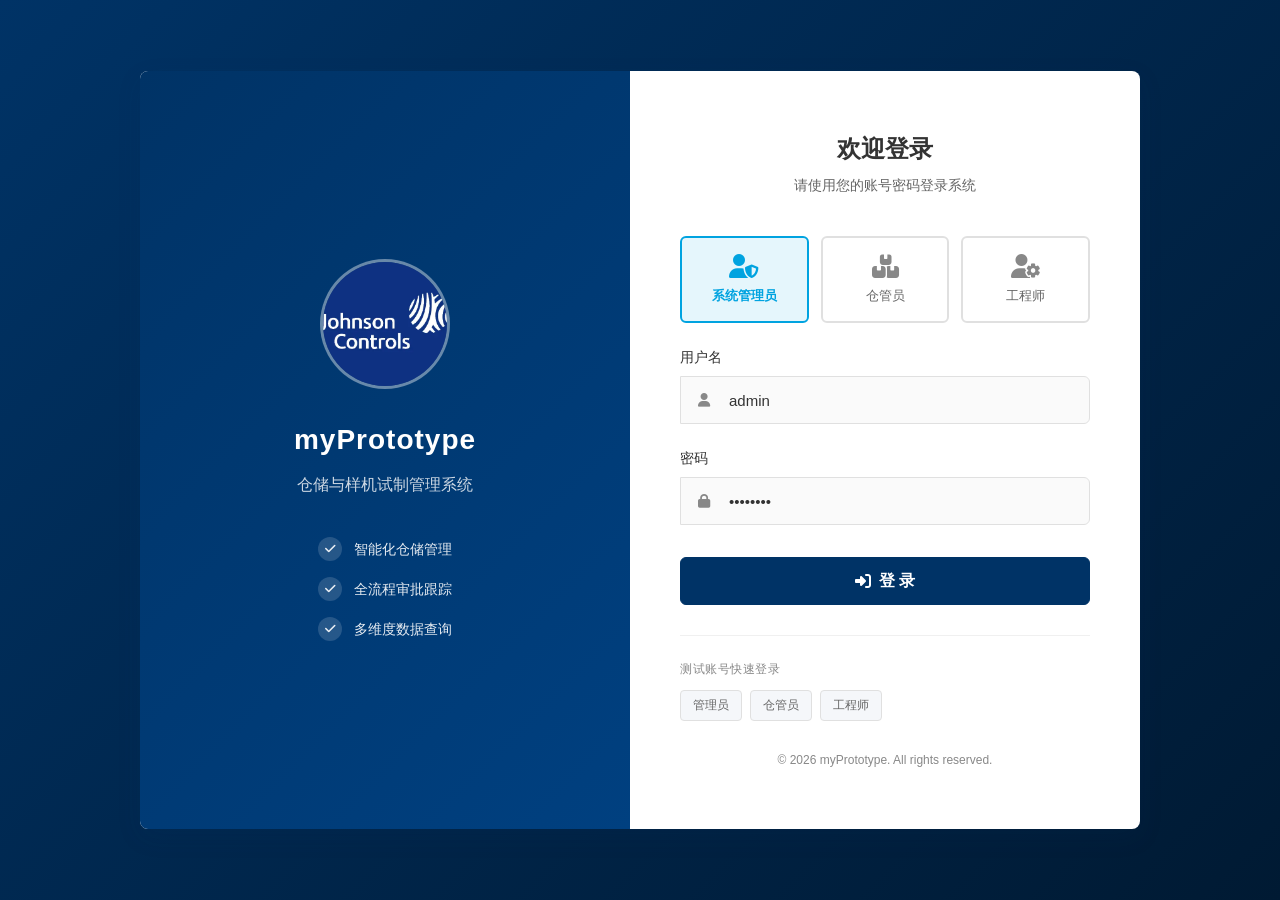
<file: pages/scrap.html>
<!DOCTYPE html>
<html lang="zh-CN">
<head>
    <meta charset="UTF-8">
    <meta name="viewport" content="width=device-width, initial-scale=1.0">
    <title>报废处理 - myPrototype仓储与试制管理系统</title>
    <link rel="stylesheet" href="../css/variables.css">
    <link rel="stylesheet" href="../css/layout.css">
    <link rel="stylesheet" href="../css/components.css">
    <link rel="stylesheet" href="https://cdnjs.cloudflare.com/ajax/libs/font-awesome/6.4.0/css/all.min.css">
    <style>
        /* Tab 样式 */
        .scrap-tabs {
            display: flex;
            border-bottom: 2px solid var(--jc-border-line);
            margin-bottom: var(--jc-spacing-xl);
            background: var(--jc-card-white);
            padding: 0 var(--jc-spacing-xl);
            border-radius: var(--jc-radius-card) var(--jc-radius-card) 0 0;
        }

        .scrap-tab {
            padding: var(--jc-spacing-md) var(--jc-spacing-xl);
            font-size: var(--jc-font-size-body);
            font-weight: var(--jc-font-weight-semibold);
            color: var(--jc-text-light);
            cursor: pointer;
            border-bottom: 3px solid transparent;
            margin-bottom: -2px;
            transition: all var(--jc-transition-fast);
            display: flex;
            align-items: center;
            gap: var(--jc-spacing-sm);
        }

        .scrap-tab:hover {
            color: var(--jc-accent-teal);
        }

        .scrap-tab.active {
            color: var(--jc-accent-teal);
            border-bottom-color: var(--jc-accent-teal);
        }

        /* 规划中页面占位"*/
        .planned-page {
            display: flex;
            flex-direction: column;
            align-items: center;
            justify-content: center;
            min-height: 50vh;
            text-align: center;
            padding: var(--jc-spacing-3xl);
        }

        .planned-icon {
            width: 100px;
            height: 100px;
            background: var(--jc-bg-gray);
            border-radius: 50%;
            display: flex;
            align-items: center;
            justify-content: center;
            margin-bottom: var(--jc-spacing-xl);
            font-size: 40px;
            color: var(--jc-text-muted);
        }

        .planned-title {
            font-size: 24px;
            font-weight: var(--jc-font-weight-bold);
            color: var(--jc-text-dark);
            margin-bottom: var(--jc-spacing-md);
        }

        .planned-desc {
            font-size: var(--jc-font-size-body);
            color: var(--jc-text-light);
            max-width: 500px;
            line-height: 1.6;
        }

        .planned-badge {
            display: inline-block;
            padding: 6px 16px;
            background: var(--jc-tag-purple-bg);
            color: var(--jc-tag-purple-text);
            border-radius: var(--jc-radius-tag);
            font-size: var(--jc-font-size-small);
            font-weight: var(--jc-font-weight-semibold);
            margin-top: var(--jc-spacing-lg);
        }

        /* 报废电子流程表单 */
        .workflow-card {
            background: var(--jc-card-white);
            border-radius: var(--jc-radius-card);
            box-shadow: var(--jc-shadow-card);
            padding: var(--jc-spacing-2xl);
        }

        .workflow-notice {
            background: var(--jc-accent-teal-light);
            border-radius: var(--jc-radius-card);
            padding: var(--jc-spacing-lg) var(--jc-spacing-xl);
            margin-bottom: var(--jc-spacing-xl);
            border-left: 4px solid var(--jc-accent-teal);
        }

        .workflow-notice-title {
            font-size: var(--jc-font-size-body);
            font-weight: var(--jc-font-weight-semibold);
            color: var(--jc-accent-teal);
            margin-bottom: var(--jc-spacing-sm);
            display: flex;
            align-items: center;
            gap: var(--jc-spacing-sm);
        }

        .workflow-notice-title i {
            font-size: 16px;
        }

        .workflow-notice-list {
            margin: 0;
            padding-left: 20px;
            font-size: 13px;
            color: var(--jc-text-dark);
            line-height: 1.8;
        }

        .workflow-notice-list li {
            margin-bottom: 2px;
        }

        /* 拍卖文件存档 */
        .auction-file-list {
            display: flex;
            flex-direction: column;
            gap: var(--jc-spacing-md);
        }

        .auction-file-card {
            display: flex;
            align-items: center;
            gap: var(--jc-spacing-lg);
            padding: var(--jc-spacing-lg) var(--jc-spacing-xl);
            background: var(--jc-bg-gray);
            border-radius: var(--jc-radius-card);
            transition: all var(--jc-transition-fast);
        }

        .auction-file-card:hover {
            background: var(--jc-accent-teal-light);
        }

        .auction-file-icon {
            width: 48px;
            height: 48px;
            border-radius: var(--jc-radius-control);
            background: var(--jc-card-white);
            display: flex;
            align-items: center;
            justify-content: center;
            font-size: 22px;
            color: var(--jc-accent-teal);
            flex-shrink: 0;
            box-shadow: 0 1px 3px rgba(0,0,0,0.06);
        }

        .auction-file-info {
            flex: 1;
            min-width: 0;
        }

        .auction-file-name {
            font-size: 14px;
            font-weight: var(--jc-font-weight-semibold);
            color: var(--jc-text-dark);
            margin-bottom: 4px;
        }

        .auction-file-meta {
            font-size: 12px;
            color: var(--jc-text-light);
        }

        .auction-file-status {
            display: inline-block;
            padding: 4px 10px;
            border-radius: var(--jc-radius-tag);
            font-size: 12px;
            font-weight: var(--jc-font-weight-semibold);
        }

        .auction-file-status.uploaded {
            background: var(--jc-success-green-light);
            color: var(--jc-success-green);
        }

        .auction-file-status.pending {
            background: var(--jc-warning-orange-light);
            color: var(--jc-warning-orange);
        }

        .auction-file-actions {
            display: flex;
            gap: var(--jc-spacing-sm);
            flex-shrink: 0;
        }

        .auction-upload-input {
            display: none;
        }

        .workflow-section-title {
            font-size: var(--jc-font-size-card-title);
            font-weight: var(--jc-font-weight-semibold);
            margin-bottom: var(--jc-spacing-lg);
            padding-bottom: var(--jc-spacing-md);
            border-bottom: 1px solid var(--jc-border-line-light);
            display: flex;
            align-items: center;
            gap: var(--jc-spacing-sm);
        }

        .workflow-section-title i {
            color: var(--jc-accent-teal);
        }

        .workflow-table {
            width: 100%;
            border-collapse: collapse;
            font-size: 13px;
            margin-bottom: var(--jc-spacing-lg);
        }

        .workflow-table th {
            background: var(--jc-bg-gray);
            padding: 10px 8px;
            text-align: center;
            font-weight: var(--jc-font-weight-semibold);
            color: var(--jc-text-dark);
            border: 1px solid var(--jc-border-line);
            white-space: nowrap;
        }

        .workflow-table td {
            padding: 6px 8px;
            border: 1px solid var(--jc-border-line);
            text-align: center;
        }

        .workflow-table .form-control {
            padding: 6px 8px;
            font-size: 13px;
            text-align: center;
        }

        .workflow-table select.form-control {
            padding-right: 22px;
            background-position: right 6px center;
            background-size: 10px 10px;
            cursor: pointer;
        }

        .workflow-table tfoot td {
            background: var(--jc-bg-gray);
            font-weight: var(--jc-font-weight-semibold);
            text-align: center;
        }

        .workflow-table tfoot .total-label {
            text-align: right;
            padding-right: 16px;
        }

        .workflow-row-actions {
            display: flex;
            justify-content: center;
            gap: 4px;
        }

        .workflow-row-btn {
            padding: 4px 8px;
            font-size: 12px;
            border: none;
            border-radius: var(--jc-radius-control);
            cursor: pointer;
            transition: all var(--jc-transition-fast);
        }

        .workflow-row-btn.add {
            background: var(--jc-accent-teal);
            color: #fff;
        }

        .workflow-row-btn.add:hover {
            background: var(--jc-primary-blue);
        }

        .workflow-row-btn.remove {
            background: var(--jc-danger-red);
            color: #fff;
        }

        .workflow-row-btn.remove:hover {
            background: #c0392b;
        }

        .workflow-form-footer {
            margin-top: var(--jc-spacing-xl);
        }

        .workflow-reason textarea {
            width: 100%;
            min-height: 80px;
            resize: vertical;
        }

        .workflow-options {
            display: grid;
            grid-template-columns: 1fr 1fr;
            gap: var(--jc-spacing-md);
            margin-top: var(--jc-spacing-md);
        }

        .workflow-option-item {
            display: flex;
            align-items: center;
            gap: var(--jc-spacing-sm);
            padding: var(--jc-spacing-sm) 0;
        }

        .workflow-option-item input[type="checkbox"] {
            width: 18px;
            height: 18px;
            cursor: pointer;
            accent-color: var(--jc-accent-teal);
        }

        .workflow-option-item label {
            font-size: 14px;
            color: var(--jc-text-dark);
            cursor: pointer;
            user-select: none;
        }

        .workflow-option-item .form-control {
            flex: 1;
            margin-left: var(--jc-spacing-sm);
            padding: 4px 8px;
            font-size: 13px;
        }

        .workflow-actions {
            display: flex;
            justify-content: flex-end;
            gap: var(--jc-spacing-md);
            margin-top: var(--jc-spacing-xl);
            padding-top: var(--jc-spacing-lg);
            border-top: 1px solid var(--jc-border-line-light);
        }

        /* 存"Tab */
        .sub-tabs {
            display: flex;
            gap: var(--jc-spacing-xs);
            margin-bottom: var(--jc-spacing-lg);
            padding: var(--jc-spacing-sm) var(--jc-spacing-lg);
            background: var(--jc-bg-gray);
            border-radius: var(--jc-radius-control);
        }

        .sub-tab {
            padding: var(--jc-spacing-sm) var(--jc-spacing-md);
            font-size: 13px;
            font-weight: var(--jc-font-weight-medium);
            color: var(--jc-text-light);
            cursor: pointer;
            border-radius: var(--jc-radius-control);
            transition: all var(--jc-transition-fast);
            border: none;
            background: transparent;
        }

        .sub-tab:hover { color: var(--jc-accent-teal); background: var(--jc-card-white); }
        .sub-tab.active { color: var(--jc-accent-teal); background: var(--jc-card-white); font-weight: var(--jc-font-weight-semibold); box-shadow: 0 1px 3px rgba(0,0,0,0.08); }

        /* 审批卡片 */
        .approval-card {
            background: var(--jc-card-white);
            border-radius: var(--jc-radius-card);
            box-shadow: var(--jc-shadow-card);
            padding: var(--jc-spacing-xl);
            margin-bottom: var(--jc-spacing-lg);
            border-left: 4px solid var(--jc-accent-teal);
        }
        .approval-card.warning { border-left-color: var(--jc-warning-orange); }
        .approval-card-header {
            display: flex;
            justify-content: space-between;
            align-items: flex-start;
            margin-bottom: var(--jc-spacing-md);
        }
        .approval-card-title { font-weight: var(--jc-font-weight-semibold); color: var(--jc-text-dark); font-size: 15px; }
        .approval-card-meta { font-size: 13px; color: var(--jc-text-light); margin-top: 4px; }
        .approval-card-value { font-size: 18px; font-weight: var(--jc-font-weight-bold); color: var(--jc-danger-red); }
        .approval-card-body { font-size: 13px; color: var(--jc-text-dark); margin-bottom: var(--jc-spacing-md); }
        .approval-card-footer { display: flex; justify-content: flex-end; gap: var(--jc-spacing-sm); }

        /* 流程追踪 */
        .flow-tracker { display: flex; align-items: center; justify-content: center; margin: var(--jc-spacing-xl) 0; padding: var(--jc-spacing-lg); background: var(--jc-bg-gray); border-radius: var(--jc-radius-card); }
        .flow-step { display: flex; flex-direction: column; align-items: center; gap: var(--jc-spacing-xs); }
        .flow-step-dot { width: 36px; height: 36px; border-radius: 50%; display: flex; align-items: center; justify-content: center; background: var(--jc-card-white); border: 2px solid var(--jc-border-line); color: var(--jc-text-muted); font-size: 14px; }
        .flow-step.active .flow-step-dot { background: var(--jc-accent-teal); border-color: var(--jc-accent-teal); color: #fff; }
        .flow-step.completed .flow-step-dot { background: var(--jc-success-green); border-color: var(--jc-success-green); color: #fff; }
        .flow-step.rejected .flow-step-dot { background: var(--jc-danger-red); border-color: var(--jc-danger-red); color: #fff; }
        .flow-step-label { font-size: 12px; color: var(--jc-text-light); }
        .flow-step.active .flow-step-label { color: var(--jc-accent-teal); font-weight: var(--jc-font-weight-semibold); }
        .flow-step-line { width: 40px; height: 2px; background: var(--jc-border-line); margin: 0 var(--jc-spacing-sm); margin-bottom: 20px; }
        .flow-step-line.completed { background: var(--jc-success-green); }

        .status-tag { display: inline-block; padding: 4px 10px; border-radius: var(--jc-radius-tag); font-size: 12px; font-weight: var(--jc-font-weight-semibold); }
        .status-tag.pending { background: var(--jc-warning-orange-light); color: var(--jc-warning-orange); }
        .status-tag.approved { background: var(--jc-success-green-light); color: var(--jc-success-green); }
        .status-tag.rejected { background: var(--jc-danger-red-light); color: var(--jc-danger-red); }
        .status-tag.completed { background: var(--jc-success-green-light); color: var(--jc-success-green); }

        .empty-state { text-align: center; padding: 60px var(--jc-spacing-xl); color: var(--jc-text-muted); }
        .empty-state i { font-size: 48px; margin-bottom: var(--jc-spacing-md); opacity: 0.5; }
    </style>
</head>
<body>
    <div class="app-container">
        <!-- 侧边栏 -->
        <aside class="sidebar" id="sidebar">
            <div class="sidebar-header">
                <div class="sidebar-logo">
                    <img src="../802a6.webp" alt="Logo">
                    <span>myPrototype</span>
                </div>
            </div>
            
            <button class="sidebar-toggle" id="sidebarToggle">
                <i class="fas fa-chevron-left"></i>
            </button>

            <nav class="sidebar-nav">
                <div class="nav-section">
                    <div class="nav-section-title">仓库管理 Warehouse</div>
                    <ul class="nav-menu">
                        <li class="nav-item">
                            <a href="../dashboard.html" class="nav-link">
                                <i class="fas fa-tachometer-alt"></i>
                                <span>工作台看板</span>
                            </a>
                        </li>
                        <li class="nav-item">
                            <a href="inbound.html" class="nav-link">
                                <i class="fas fa-sign-in-alt"></i>
                                <span>入库</span>
                            </a>
                        </li>
                        <li class="nav-item">
                            <a href="outbound.html" class="nav-link">
                                <i class="fas fa-sign-out-alt"></i>
                                <span>出库</span>
                            </a>
                        </li>
                        <li class="nav-item">
                            <a href="transfer.html" class="nav-link">
                                <i class="fas fa-exchange-alt"></i>
                                <span>移库</span>
                            </a>
                        </li>
                        <li class="nav-item">
                            <a href="query.html" class="nav-link">
                                <i class="fas fa-search"></i>
                                <span>综合查询</span>
                            </a>
                        </li>
                        <li class="nav-item">
                            <a href="inventory.html" class="nav-link planned">
                                <i class="fas fa-clipboard-check"></i>
                                <span>盘点</span>
                                <span class="nav-badge-soon">规划中</span>
                            </a>
                        </li>
                        <li class="nav-item">
                            <a href="express.html" class="nav-link">
                                <i class="fas fa-shipping-fast"></i>
                                <span>快递发运</span>
                            </a>
                        </li>
                        <li class="nav-item">
                            <a href="scrap.html" class="nav-link active">
                                <i class="fas fa-trash-alt"></i>
                                <span>报废处理</span>
                            </a>
                        </li>
                        <li class="nav-item">
                            <a href="qrcode.html" class="nav-link">
                                <i class="fas fa-qrcode"></i>
                                <span>二维码系统</span>
                            </a>
                        </li>
                        <li class="nav-item">
                            <a href="config.html" class="nav-link">
                                <i class="fas fa-cog"></i>
                                <span>仓库配置</span>
                            </a>
                        </li>
                    </ul>
                </div>
                <div class="nav-section">
                    <div class="nav-section-title">样机试制 Prototyping</div>
                    <ul class="nav-menu">
                        <li class="nav-item">
                            <a href="prototype.html" class="nav-link planned">
                                <i class="fas fa-cogs"></i>
                                <span>样机试制/改工</span>
                                <span class="nav-badge-soon">规划中</span>
                            </a>
                        </li>
                        <li class="nav-item">
                            <a href="tooling.html" class="nav-link planned">
                                <i class="fas fa-tools"></i>
                                <span>工装制作</span>
                                <span class="nav-badge-soon">规划中</span>
                            </a>
                        </li>
                    </ul>
                </div>
            </nav>

            <div class="sidebar-footer">
                <div class="user-info">
                    <div class="user-avatar" id="userAvatar">A</div>
                    <div class="user-details">
                        <div class="user-name" id="userName">管理员</div>
                        <div class="user-role" id="userRole">系统管理员</div>
                    </div>
                </div>
            </div>
        </aside>

        <!-- 主内容区 -->
        <main class="main-content">
            <!-- 顶部导航 -->
            <header class="top-header">
                <div class="header-left">
                    <nav class="breadcrumb">
                        <a href="../dashboard.html">首页</a>
                        <span class="breadcrumb-separator">/</span>
                        <span class="breadcrumb-current">报废处理</span>
                    </nav>
                </div>
                <div class="header-right">
                    <div class="header-action" title="通知">
                        <i class="fas fa-bell"></i>
                        <span class="badge"></span>
                    </div>
                    <div class="header-action" title="退出登录" id="logoutBtn">
                        <i class="fas fa-sign-out-alt"></i>
                    </div>
                </div>
            </header>

            <!-- 内容区域 -->
            <div class="content-wrapper">
                <div class="content-container">
                    <!-- 页面标题 -->
                    <div class="page-header">
                        <div class="page-header-content">
                            <div>
                                <h1 class="page-title">报废处理</h1>
                                <p class="page-description">报废电子流程与拍卖流程管理</p>
                            </div>
                        </div>
                    </div>

                    <!-- Tab 切换 -->
                    <div class="scrap-tabs">
                        <div class="scrap-tab active" data-tab="workflow">
                            <i class="fas fa-file-alt"></i>
                            <span>报废电子流程</span>
                        </div>
                        <div class="scrap-tab" data-tab="auction">
                            <i class="fas fa-gavel"></i>
                            <span>拍卖流程</span>
                        </div>
                    </div>

                    <!-- 报废电子流程 -->
                    <div class="tab-content active" id="workflowTab">
                        <!-- 存"Tab 切换 -->
                        <div class="sub-tabs">
                            <button class="sub-tab active" data-subtab="apply">
                                <i class="fas fa-edit"></i> 报废申请
                            </button>
                            <button class="sub-tab" data-subtab="myapply">
                                <i class="fas fa-list"></i> 我的申请
                            </button>
                        </div>

                        <!-- 报废申请 -->
                        <div class="sub-tab-content active" id="applySubTab">
                            <div class="workflow-card">
                                <div class="workflow-section-title">
                                    <i class="fas fa-table"></i> 报废物料清单
                                </div>
                                <table class="workflow-table" id="workflowTable">
                                    <thead>
                                        <tr>
                                            <th>物料编号或系列号</th>
                                            <th>零件描述</th>
                                            <th style="width:90px;">免3C</th>
                                            <th style="width:90px;">保密拆解</th>
                                            <th style="width:70px;">数量</th>
                                            <th>物料原值（元）</th>
                                            <th>估计剩余价值（元）</th>
                                            <th>所属项目号或成本中必</th>
                                            <th style="width:90px;">操作</th>
                                        </tr>
                                    </thead>
                                    <tbody id="workflowTableBody">
                                        <tr class="workflow-row">
                                            <td><input type="text" class="form-control" name="materialCode" placeholder="请输入"></td>
                                            <td><input type="text" class="form-control" name="partDesc" placeholder="请输入"></td>
                                            <td>
                                                <select class="form-control" name="exempt3C">
                                                    <option value="">请选择</option>
                                                    <option value="是">是</option>
                                                    <option value="否">否</option>
                                                </select>
                                            </td>
                                            <td>
                                                <select class="form-control" name="confidential">
                                                    <option value="">请选择</option>
                                                    <option value="是">是</option>
                                                    <option value="否">否</option>
                                                </select>
                                            </td>
                                            <td><input type="number" class="form-control" name="qty" placeholder="0" min="0"></td>
                                            <td><input type="number" class="form-control" name="originalValue" placeholder="0.00" step="0.01"></td>
                                            <td><input type="number" class="form-control" name="remainingValue" placeholder="0.00" step="0.01"></td>
                                            <td><input type="text" class="form-control" name="projectOrCost" placeholder="请输入"></td>
                                            <td>
                                                <div class="workflow-row-actions">
                                                    <button type="button" class="workflow-row-btn add" onclick="addWorkflowRow(this)"><i class="fas fa-plus"></i></button>
                                                    <button type="button" class="workflow-row-btn remove" onclick="removeWorkflowRow(this)"><i class="fas fa-minus"></i></button>
                                                </div>
                                            </td>
                                        </tr>
                                    </tbody>
                                    <tfoot>
                                        <tr>
                                            <td colspan="4" class="total-label">合计</td>
                                            <td id="totalQty">0</td>
                                            <td id="totalOriginal">0.00</td>
                                            <td id="totalRemaining">0.00</td>
                                            <td colspan="2"></td>
                                        </tr>
                                    </tfoot>
                                </table>
                                <div class="workflow-notice">
                                    <div class="workflow-notice-title"><i class="fas fa-info-circle"></i> 说明</div>
                                    <ol class="workflow-notice-list">
                                        <li>所处置的物料范围包括各种已经费用化的零部件、样机、工装及不属于固定资产的低值易耗品（比如小工具）等。</li>
                                        <li>对于一些特殊物料的处理，需和废料处理部门预先沟通后再确定处理方式。</li>
                                        <li>如处理机组或物料涉及到免3C管理，处理申请单上“免3C”栏需要填写“是”，反之填“否”。</li>
                                        <li>如处理机组或物料涉及到保密要求需要拆解处理，处理申请单上“保密拆解”栏需要填写“是”，反之填“否”。</li>
                                    </ol>
                                </div>
                                <div class="workflow-form-footer">
                                    <div class="form-group workflow-reason">
                                        <label class="form-label required">报废原因</label>
                                        <textarea class="form-control" id="scrapReason" rows="3" placeholder="请详细填写报废原因..." required></textarea>
                                    </div>
                                    <div class="form-group" style="margin-top: var(--jc-spacing-lg);">
                                        <label class="form-label">建议处理方式</label>
                                        <div class="workflow-options">
                                            <div class="workflow-option-item"><input type="checkbox" id="disposeNoIncome" name="disposeType" value="noIncome"><label for="disposeNoIncome">无收益报库</label></div>
                                            <div class="workflow-option-item"><input type="checkbox" id="disposeAuction" name="disposeType" value="auction"><label for="disposeAuction">有收益拍升</label></div>
                                            <div class="workflow-option-item"><input type="checkbox" id="disposeCost" name="disposeType" value="cost"><label for="disposeCost">新增处置费用计入（项目号）：</label><input type="text" class="form-control" id="disposeCostProject" placeholder="请输入项目号" style="max-width:150px;"></div>
                                            <div class="workflow-option-item"><input type="checkbox" id="disposeOther" name="disposeType" value="other"><label for="disposeOther">其他</label></div>
                                        </div>
                                    </div>
                                </div>
                                <div class="workflow-actions">
                                    <button type="button" class="btn btn-secondary" id="resetWorkflowBtn"><i class="fas fa-undo"></i> 重置</button>
                                    <button type="button" class="btn btn-primary" id="submitWorkflowBtn"><i class="fas fa-paper-plane"></i> 提交报废申请</button>
                                </div>
                            </div>
                        </div>

                        <!-- 我的申请 -->
                        <div class="sub-tab-content" id="myapplySubTab">
                            <div id="myApplyList"></div>
                        </div>


                    </div>

                    <!-- 拍卖流程 -->
                    <div class="tab-content" id="auctionTab">
                        <div class="workflow-card">
                            <div class="workflow-section-title">
                                <i class="fas fa-folder-open"></i> 拍卖文件存档
                            </div>
                            <div class="auction-file-list" id="auctionFileList"></div>
                        </div>
                    </div>
                </div>
            </div>
        </main>
    </div>

    <script src="../js/common.js"></script>
    <script src="../js/validation.js"></script>
    <script src="../js/data.js"></script>
    <script>
        // 检查登录状态 
        if (!Users.isLoggedIn()) {
            window.location.href = '../index.html';
        }

        // 加载用户信息
        function loadUserInfo() {
            const user = Users.getCurrentUser();
            if (user) {
                document.getElementById('userName').textContent = user.name;
                document.getElementById('userAvatar').textContent = user.name.charAt(0);
                
                const roleMap = {
                    admin: '系统管理员',
                    keeper: '仓管员',
                    engineer: '工程师'
                };
                document.getElementById('userRole').textContent = roleMap[user.role] || user.role;
            }
        }

        // Tab 切换
        document.querySelectorAll('.scrap-tab').forEach(tab => {
            tab.addEventListener('click', function() {
                const targetTab = this.dataset.tab;
                document.querySelectorAll('.scrap-tab').forEach(t => t.classList.remove('active'));
                this.classList.add('active');
                document.querySelectorAll('.tab-content').forEach(c => c.classList.remove('active'));
                document.getElementById(targetTab + 'Tab').classList.add('active');
            });
        });

        // 侧边栏折叠 
        document.getElementById('sidebarToggle').addEventListener('click', function() {
            document.getElementById('sidebar').classList.toggle('collapsed');
        });

        // 退出登录 
        document.getElementById('logoutBtn').addEventListener('click', function() {
            Modal.confirm('确定要退出登录吗？', () => {
                Users.logout();
                Toast.success('已退出登录');
                setTimeout(() => {
                    window.location.href = '../index.html';
                }, 500);
            });
        });

        // ================= 报废电子流程表单逻辑 =================

        // 添加表 
        function addWorkflowRow(btn) {
            const tbody = document.getElementById('workflowTableBody');
            const newRow = document.createElement('tr');
            newRow.className = 'workflow-row';
            newRow.innerHTML = `
                <td><input type="text" class="form-control" name="materialCode" placeholder="请输入"></td>
                <td><input type="text" class="form-control" name="partDesc" placeholder="请输入"></td>
                <td>
                    <select class="form-control" name="exempt3C">
                        <option value="">请选择</option>
                        <option value="是">是</option>
                        <option value="否">否</option>
                    </select>
                </td>
                <td>
                    <select class="form-control" name="confidential">
                        <option value="">请选择</option>
                        <option value="是">是</option>
                        <option value="否">否</option>
                    </select>
                </td>
                <td><input type="number" class="form-control" name="qty" placeholder="0" min="0" value=""></td>
                <td><input type="number" class="form-control" name="originalValue" placeholder="0.00" step="0.01" value=""></td>
                <td><input type="number" class="form-control" name="remainingValue" placeholder="0.00" step="0.01" value=""></td>
                <td><input type="text" class="form-control" name="projectOrCost" placeholder="请输入"></td>
                <td>
                    <div class="workflow-row-actions">
                        <button type="button" class="workflow-row-btn add" onclick="addWorkflowRow(this)" title="添加一表">
                            <i class="fas fa-plus"></i>
                        </button>
                        <button type="button" class="workflow-row-btn remove" onclick="removeWorkflowRow(this)" title="删除此行">
                            <i class="fas fa-minus"></i>
                        </button>
                    </div>
                </td>
            `;
            tbody.appendChild(newRow);
            bindWorkflowInputs(newRow);
        }

        // 删除表 
        function removeWorkflowRow(btn) {
            const tbody = document.getElementById('workflowTableBody');
            const rows = tbody.querySelectorAll('.workflow-row');
            if (rows.length <= 1) {
                Toast.error('至少需要保留一表');
                return;
            }
            const row = btn.closest('.workflow-row');
            row.remove();
            calcWorkflowTotals();
        }

        // 绑定输入事件用于自动计算合计
        function bindWorkflowInputs(row) {
            const inputs = row.querySelectorAll('input[type="number"]');
            inputs.forEach(input => {
                input.addEventListener('input', calcWorkflowTotals);
            });
        }

        // 计算合计
        function calcWorkflowTotals() {
            const rows = document.querySelectorAll('#workflowTableBody .workflow-row');
            let totalQty = 0;
            let totalOriginal = 0;
            let totalRemaining = 0;

            rows.forEach(row => {
                const qty = parseFloat(row.querySelector('[name="qty"]').value) || 0;
                const original = parseFloat(row.querySelector('[name="originalValue"]').value) || 0;
                const remaining = parseFloat(row.querySelector('[name="remainingValue"]').value) || 0;

                totalQty += qty;
                totalOriginal += original;
                totalRemaining += remaining;
            });

            document.getElementById('totalQty').textContent = totalQty;
            document.getElementById('totalOriginal').textContent = totalOriginal.toFixed(2);
            document.getElementById('totalRemaining').textContent = totalRemaining.toFixed(2);
        }

        // 获取表单数据
        function getWorkflowFormData() {
            const rows = document.querySelectorAll('#workflowTableBody .workflow-row');
            const items = [];

            rows.forEach(row => {
                const materialCode = row.querySelector('[name="materialCode"]').value.trim();
                if (!materialCode) return;

                items.push({
                    materialCode: materialCode,
                    partDesc: row.querySelector('[name="partDesc"]').value.trim(),
                    exempt3C: row.querySelector('[name="exempt3C"]').value,
                    confidential: row.querySelector('[name="confidential"]').value,
                    qty: parseFloat(row.querySelector('[name="qty"]').value) || 0,
                    originalValue: parseFloat(row.querySelector('[name="originalValue"]').value) || 0,
                    remainingValue: parseFloat(row.querySelector('[name="remainingValue"]').value) || 0,
                    projectOrCost: row.querySelector('[name="projectOrCost"]').value.trim()
                });
            });

            const disposeTypes = [];
            document.querySelectorAll('input[name="disposeType"]:checked').forEach(cb => {
                disposeTypes.push(cb.value);
            });

            return {
                items: items,
                reason: document.getElementById('scrapReason').value.trim(),
                disposeTypes: disposeTypes,
                disposeCostProject: document.getElementById('disposeCostProject').value.trim(),
                totalQty: document.getElementById('totalQty').textContent,
                totalOriginal: document.getElementById('totalOriginal').textContent,
                totalRemaining: document.getElementById('totalRemaining').textContent
            };
        }

        // 提交报废申请
        document.getElementById('submitWorkflowBtn').addEventListener('click', function() {
            const data = getWorkflowFormData();

            if (data.items.length === 0) {
                Toast.error('请至少填写一行物料信息（物料编号为必填）');
                return;
            }
            if (!data.reason) {
                Toast.error('请填写报废原因');
                document.getElementById('scrapReason').style.borderColor = 'var(--jc-danger-red)';
                document.getElementById('scrapReason').focus();
                return;
            } else {
                document.getElementById('scrapReason').style.borderColor = '';
            }
            if (data.disposeTypes.length === 0) {
                Toast.error('请至少选择一种建议处理方式');
                return;
            }
            if (data.disposeTypes.includes('cost') && !data.disposeCostProject) {
                Toast.error('请填写新增处置费用计入的项目号');
                document.getElementById('disposeCostProject').style.borderColor = 'var(--jc-danger-red)';
                document.getElementById('disposeCostProject').focus();
                return;
            } else {
                document.getElementById('disposeCostProject').style.borderColor = '';
            }

            const btn = this;
            const originalText = btn.innerHTML;
            btn.innerHTML = '<i class="fas fa-spinner fa-spin"></i> 提交中...';
            btn.disabled = true;

            setTimeout(() => {
                const user = Users.getCurrentUser();
                const flowData = {
                    ...data,
                    applicant: user ? user.name : '未知',
                    department: user ? (user.department || '') : ''
                };
                // 创建流程，初始状态为待部门经理审批 
                const flow = Flows.create('scrap_workflow', flowData, { status: 'pending', currentStep: 'manager' });

                btn.innerHTML = originalText;
                btn.disabled = false;
                Toast.success(`报废申请 ${flow.flowNo} 已提交至部门经理审批！`);
                resetWorkflowForm();
            }, 800);
        });

        // 重置表单
        function resetWorkflowForm() {
            const tbody = document.getElementById('workflowTableBody');
            tbody.innerHTML = `
                <tr class="workflow-row">
                    <td><input type="text" class="form-control" name="materialCode" placeholder="请输入"></td>
                    <td><input type="text" class="form-control" name="partDesc" placeholder="请输入"></td>
                    <td>
                        <select class="form-control" name="exempt3C">
                            <option value="">请选择</option>
                            <option value="是">是</option>
                            <option value="否">否</option>
                        </select>
                    </td>
                    <td>
                        <select class="form-control" name="confidential">
                            <option value="">请选择</option>
                            <option value="是">是</option>
                            <option value="否">否</option>
                        </select>
                    </td>
                    <td><input type="number" class="form-control" name="qty" placeholder="0" min="0" value=""></td>
                    <td><input type="number" class="form-control" name="originalValue" placeholder="0.00" step="0.01" value=""></td>
                    <td><input type="number" class="form-control" name="remainingValue" placeholder="0.00" step="0.01" value=""></td>
                    <td><input type="text" class="form-control" name="projectOrCost" placeholder="请输入"></td>
                    <td>
                        <div class="workflow-row-actions">
                            <button type="button" class="workflow-row-btn add" onclick="addWorkflowRow(this)" title="添加一表">
                                <i class="fas fa-plus"></i>
                            </button>
                            <button type="button" class="workflow-row-btn remove" onclick="removeWorkflowRow(this)" title="删除此行">
                                <i class="fas fa-minus"></i>
                            </button>
                        </div>
                    </td>
                </tr>
            `;
            bindWorkflowInputs(tbody.querySelector('.workflow-row'));

            document.getElementById('scrapReason').value = '';
            document.getElementById('scrapReason').style.borderColor = '';
            document.querySelectorAll('input[name="disposeType"]').forEach(cb => cb.checked = false);
            document.getElementById('disposeCostProject').value = '';
            document.getElementById('disposeCostProject').style.borderColor = '';
            calcWorkflowTotals();
        }

        document.getElementById('resetWorkflowBtn').addEventListener('click', resetWorkflowForm);

        // ================= 存"Tab 切换 =================
        document.querySelectorAll('.sub-tab').forEach(tab => {
            tab.addEventListener('click', function() {
                const target = this.dataset.subtab;
                document.querySelectorAll('.sub-tab').forEach(t => t.classList.remove('active'));
                this.classList.add('active');
                document.querySelectorAll('.sub-tab-content').forEach(c => c.classList.remove('active'));
                document.getElementById(target + 'SubTab').classList.add('active');
                if (target === 'myapply') renderMyApply();
            });
        });

        // ================= 状态辅助函数"=================
        const STEP_LABELS = {
            manager: '待部门经理审批',
            gm: '待总经理审批',
            finance: '待财务审批',
            keeper: '待仓管处理',
            completed: '已完成',
            rejected: '已驳回'
        };

        const STEP_STATUS_CLASS = {
            manager: 'pending',
            gm: 'pending',
            finance: 'pending',
            keeper: 'approved',
            completed: 'completed',
            rejected: 'rejected'
        };

        function getStatusTag(step) {
            const cls = STEP_STATUS_CLASS[step] || 'pending';
            const label = STEP_LABELS[step] || step;
            return `<span class="status-tag ${cls}">${label}</span>`;
        }

        function renderFlowDetail(flow) {
            const items = flow.data.items || [];
            const itemsHtml = items.map((it, i) => `
                <tr><td>${i+1}</td><td>${it.materialCode}</td><td>${it.partDesc}</td><td>${it.exempt3C||'-'}</td><td>${it.confidential||'-'}</td><td>${it.qty}</td><td>${it.originalValue}</td><td>${it.remainingValue}</td><td>${it.projectOrCost||'-'}</td></tr>
            `).join('');

            const history = flow.approvalHistory || [];
            const historyHtml = history.length ? history.map(h => `
                <div style="font-size:13px;margin-bottom:8px;padding:8px;background:var(--jc-bg-gray);border-radius:4px;">
                    <strong>${STEP_LABELS[h.step] || h.step}</strong> — ${h.approver} — ${h.result === 'approved' ? '通过' : '驳回'}
                    ${h.comment ? `<div style="color:var(--jc-text-light);margin-top:4px;">备注：${h.comment}</div>` : ''}
                    <div style="color:var(--jc-text-muted);font-size:12px;margin-top:4px;">${DateUtils.format(h.time, 'YYYY-MM-DD HH:mm')}</div>
                </div>
            `).join('') : '<div style="color:var(--jc-text-muted);font-size:13px;">暂无审批记录</div>';

            return `
                <div style="max-height:70vh;overflow-y:auto;padding-right:8px;">
                    <div style="margin-bottom:16px;">
                        <div style="font-size:15px;font-weight:600;margin-bottom:8px;">流程单号：${flow.flowNo}</div>
                        <div style="font-size:13px;color:var(--jc-text-light);">申请人：${flow.creator} | 申请时间：${DateUtils.format(flow.createTime, 'YYYY-MM-DD HH:mm')}</div>
                        <div style="margin-top:8px;">当前状态：${getStatusTag(flow.currentStep)}</div>
                    </div>
                    <div style="margin-bottom:16px;">
                        <div style="font-weight:600;margin-bottom:8px;font-size:14px;">物料清单</div>
                        <table class="table" style="font-size:12px;">
                            <thead><tr><th>序号</th><th>物料编号</th><th>零件描述</th><th>免3C</th><th>保密拆解</th><th>数量</th><th>原值</th><th>残值</th><th>项目号</th></tr></thead>
                            <tbody>${itemsHtml}</tbody>
                        </table>
                        <div style="text-align:right;font-size:13px;font-weight:600;margin-top:8px;">
                            合计：数量 ${flow.data.totalQty} | 原值"¥${flow.data.totalOriginal} | 残值"¥${flow.data.totalRemaining}
                        </div>
                    </div>
                    <div style="margin-bottom:16px;">
                        <div style="font-weight:600;margin-bottom:8px;font-size:14px;">报废原因</div>
                        <div style="font-size:13px;padding:10px;background:var(--jc-bg-gray);border-radius:4px;">${flow.data.reason}</div>
                    </div>
                    <div style="margin-bottom:16px;">
                        <div style="font-weight:600;margin-bottom:8px;font-size:14px;">建议处理方式</div>
                        <div style="font-size:13px;">${(flow.data.disposeTypes||[]).join('、')}${flow.data.disposeCostProject ? '（项目号：' + flow.data.disposeCostProject + '）' : ''}</div>
                    </div>
                    <div>
                        <div style="font-weight:600;margin-bottom:8px;font-size:14px;">审批记录</div>
                        ${historyHtml}
                    </div>
                </div>
            `;
        }

        function openFlowDetail(flowId) {
            const flow = Flows.getAll().find(f => f.id === flowId);
            if (!flow) return;
            Modal.open(renderFlowDetail(flow), { title: '报废申请详情', size: 'lg' });
        }

        // ================= 我的申请 =================
        function renderMyApply() {
            const user = Users.getCurrentUser();
            const list = Flows.getAll().filter(f => f.type === 'scrap_workflow' && f.creatorId === (user?.id || 0));
            const container = document.getElementById('myApplyList');
            if (list.length === 0) {
                container.innerHTML = '<div class="empty-state"><i class="fas fa-inbox"></i><p>暂无申请记录</p></div>';
                return;
            }
            container.innerHTML = list.map(flow => `
                <div class="approval-card ${flow.currentStep === 'rejected' ? 'warning' : ''}">
                    <div class="approval-card-header">
                        <div>
                            <div class="approval-card-title">${flow.flowNo}</div>
                            <div class="approval-card-meta">申请时间：${DateUtils.format(flow.createTime, 'YYYY-MM-DD HH:mm')} | 物料数：${flow.data.items?.length || 0} 项</div>
                        </div>
                        <div>${getStatusTag(flow.currentStep)}</div>
                    </div>
                    <div class="approval-card-body">
                        残值合计：<span style="color:var(--jc-danger-red);font-weight:600;">¥${flow.data.totalRemaining}</span>
                        | 报废原因：${flow.data.reason?.substring(0, 50)}${flow.data.reason?.length > 50 ? '...' : ''}
                    </div>
                    <div class="approval-card-footer">
                        <button class="btn btn-secondary btn-sm" onclick="openFlowDetail(${flow.id})"><i class="fas fa-eye"></i> 查看详情</button>
                    </div>
                </div>
            `).join('');
        }



        // ================= 拍卖文件存档 =================
        const AUCTION_FILES = [
            { id: 'auction_list', name: 'AEC 拍卖物料清单' },
            { id: 'auction_list_img', name: 'AEC 拍卖物料图文并茂清单' },
            { id: 'auction_bid_list', name: 'AEC 拍卖物料中标清单' },
            { id: 'auction_residual', name: 'AEC 拍卖物料清单残值版' },
            { id: 'scrap_scan', name: '物料处理申请单扫描版' },
            { id: 'pickup_sign', name: 'AEC 拍卖物料供应商提货签字单' },
            { id: 'supplier_bid', name: '供应商投标资料' },
            { id: 'bid_email', name: '开标邮件（PUR发的）' }
        ];
        const AUCTION_STORAGE_KEY = 'auction_files';

        function getAuctionFiles() {
            const data = localStorage.getItem(AUCTION_STORAGE_KEY);
            return data ? JSON.parse(data) : {};
        }

        function saveAuctionFile(fileId, fileName, fileSize) {
            const data = getAuctionFiles();
            data[fileId] = {
                fileName: fileName,
                fileSize: fileSize,
                uploadTime: new Date().toISOString()
            };
            localStorage.setItem(AUCTION_STORAGE_KEY, JSON.stringify(data));
            renderAuctionFiles();
        }

        function deleteAuctionFile(fileId) {
            const data = getAuctionFiles();
            delete data[fileId];
            localStorage.setItem(AUCTION_STORAGE_KEY, JSON.stringify(data));
            renderAuctionFiles();
            Toast.success('文件已删除');
        }

        function renderAuctionFiles() {
            const container = document.getElementById('auctionFileList');
            if (!container) return;
            const data = getAuctionFiles();
            container.innerHTML = AUCTION_FILES.map((item, index) => {
                const record = data[item.id];
                const uploaded = !!record;
                return `
                    <div class="auction-file-card">
                        <div class="auction-file-icon">
                            <i class="fas ${uploaded ? 'fa-file-alt' : 'fa-file'}"></i>
                        </div>
                        <div class="auction-file-info">
                            <div class="auction-file-name">${index + 1}. ${item.name}</div>
                            <div class="auction-file-meta">
                                ${uploaded ? `
                                    <span><i class="fas fa-paperclip"></i> ${record.fileName}</span>
                                    <span style="margin-left:12px;"><i class="far fa-clock"></i> ${DateUtils.format(record.uploadTime, 'YYYY-MM-DD HH:mm')}</span>
                                ` : '<span style="color:var(--jc-text-muted);"><i class="fas fa-upload"></i> 暂未上传</span>'}
                            </div>
                        </div>
                        <div>
                            <span class="auction-file-status ${uploaded ? 'uploaded' : 'pending'}">${uploaded ? '已上传' : '待上传'}</span>
                        </div>
                        <div class="auction-file-actions">
                            ${uploaded ? `
                                <button class="btn btn-secondary btn-sm" onclick="downloadAuctionFile('${item.id}')"><i class="fas fa-download"></i> 下载</button>
                                <button class="btn btn-danger btn-sm" onclick="confirmDeleteAuctionFile('${item.id}')"><i class="fas fa-trash"></i> 删除</button>
                            ` : `
                                <button class="btn btn-primary btn-sm" onclick="document.getElementById('auctionUpload_${item.id}').click()"><i class="fas fa-upload"></i> 上传</button>
                                <input type="file" class="auction-upload-input" id="auctionUpload_${item.id}" onchange="handleAuctionUpload(this, '${item.id}')">
                            `}
                        </div>
                    </div>
                `;
            }).join('');
        }

        function handleAuctionUpload(input, fileId) {
            if (!input.files || !input.files[0]) return;
            const file = input.files[0];
            saveAuctionFile(fileId, file.name, file.size);
            Toast.success(`文件 ${file.name} 上传成功`);
            input.value = '';
        }

        function confirmDeleteAuctionFile(fileId) {
            Modal.confirm('确定删除该文件？', () => {
                deleteAuctionFile(fileId);
            });
        }

        function downloadAuctionFile(fileId) {
            const data = getAuctionFiles();
            const record = data[fileId];
            if (!record) {
                Toast.error('文件不存在');
                return;
            }
            const blob = new Blob(['这是模拟文件内容：' + record.fileName + '\n上传时间：' + DateUtils.format(record.uploadTime, 'YYYY-MM-DD HH:mm')], { type: 'text/plain' });
            const link = document.createElement('a');
            link.href = URL.createObjectURL(blob);
            link.download = record.fileName;
            link.click();
            Toast.success('下载已开委');
        }

        // 初始区 
        document.addEventListener('DOMContentLoaded', function() {
            loadUserInfo();
            const firstRow = document.querySelector('#workflowTableBody .workflow-row');
            if (firstRow) bindWorkflowInputs(firstRow);
            renderMyApply();
            renderAuctionFiles();
        });
    </script>
</body>
</html>
</file>
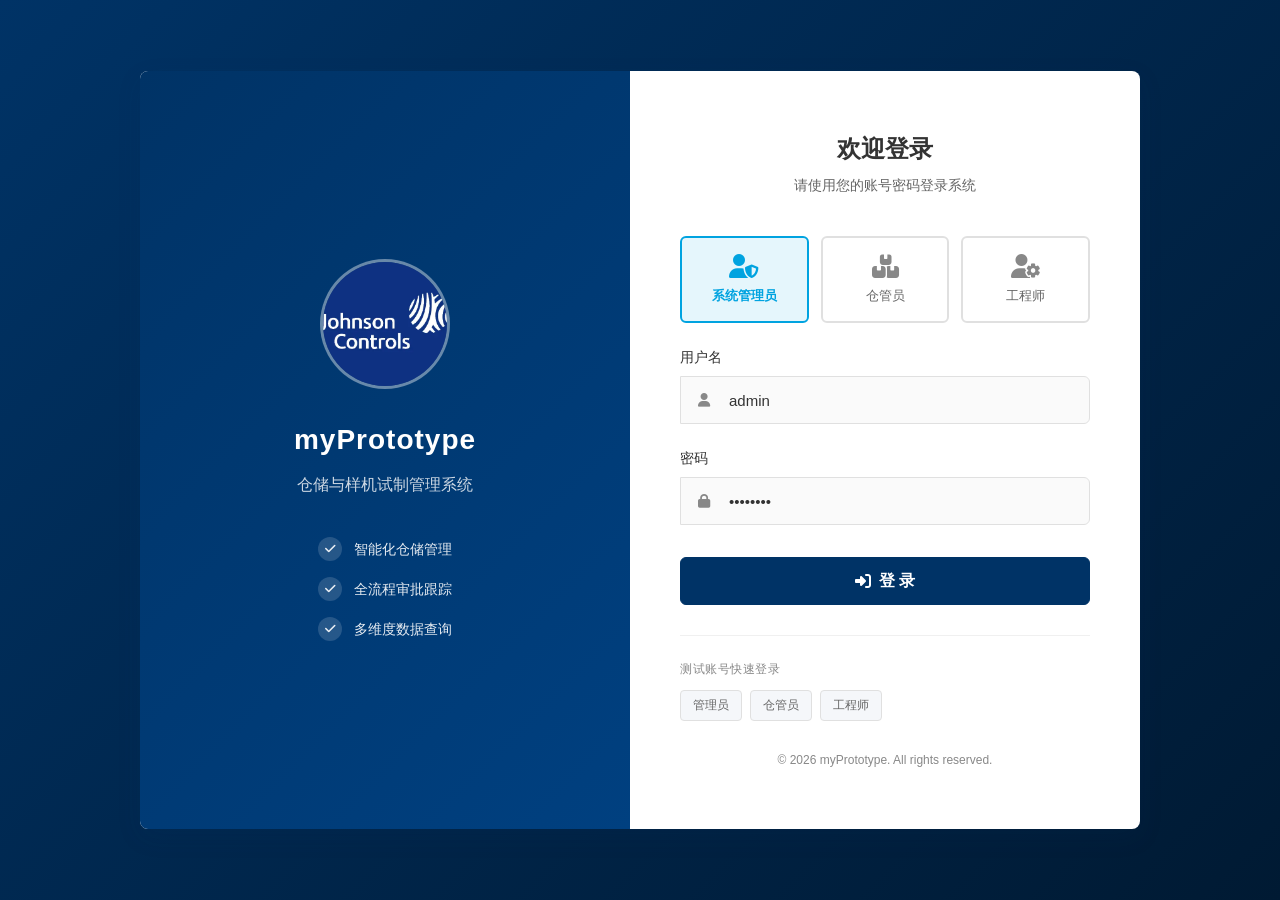
<file: pages/tooling.html>
<!DOCTYPE html>
<html lang="zh-CN">
<head>
    <meta charset="UTF-8">
    <meta name="viewport" content="width=device-width, initial-scale=1.0">
    <title>工装制作 - myPrototype仓储与试制管理系统</title>
    <link rel="stylesheet" href="../css/variables.css">
    <link rel="stylesheet" href="../css/layout.css">
    <link rel="stylesheet" href="../css/components.css">
    <link rel="stylesheet" href="https://cdnjs.cloudflare.com/ajax/libs/font-awesome/6.4.0/css/all.min.css">
    <style>
        .planned-page {
            display: flex;
            flex-direction: column;
            align-items: center;
            justify-content: center;
            min-height: 60vh;
            text-align: center;
            padding: var(--jc-spacing-3xl);
        }

        .planned-icon {
            width: 120px;
            height: 120px;
            background: var(--jc-bg-gray);
            border-radius: 50%;
            display: flex;
            align-items: center;
            justify-content: center;
            margin-bottom: var(--jc-spacing-xl);
            font-size: 48px;
            color: var(--jc-text-muted);
        }

        .planned-title {
            font-size: 28px;
            font-weight: var(--jc-font-weight-bold);
            color: var(--jc-text-dark);
            margin-bottom: var(--jc-spacing-md);
        }

        .planned-desc {
            font-size: var(--jc-font-size-body);
            color: var(--jc-text-light);
            max-width: 500px;
            line-height: 1.6;
        }

        .planned-badge {
            display: inline-block;
            padding: 6px 16px;
            background: var(--jc-tag-purple-bg);
            color: var(--jc-tag-purple-text);
            border-radius: var(--jc-radius-tag);
            font-size: var(--jc-font-size-small);
            font-weight: var(--jc-font-weight-semibold);
            margin-top: var(--jc-spacing-lg);
        }
    </style>
</head>
<body>
    <div class="app-container">
        <!-- 侧边栏 -->
        <aside class="sidebar" id="sidebar">
            <div class="sidebar-header">
                <div class="sidebar-logo">
                    <img src="../802a6.webp" alt="Logo">
                    <span>myPrototype</span>
                </div>
            </div>
            
            <button class="sidebar-toggle" id="sidebarToggle">
                <i class="fas fa-chevron-left"></i>
            </button>

            <nav class="sidebar-nav">
                <div class="nav-section">
                    <div class="nav-section-title">仓库管理 Warehouse</div>
                    <ul class="nav-menu">
                        <li class="nav-item">
                            <a href="../dashboard.html" class="nav-link">
                                <i class="fas fa-tachometer-alt"></i>
                                <span>工作台看板</span>
                            </a>
                        </li>
                        <li class="nav-item">
                            <a href="inbound.html" class="nav-link">
                                <i class="fas fa-sign-in-alt"></i>
                                <span>入库</span>
                            </a>
                        </li>
                        <li class="nav-item">
                            <a href="outbound.html" class="nav-link">
                                <i class="fas fa-sign-out-alt"></i>
                                <span>出库</span>
                            </a>
                        </li>
                        <li class="nav-item">
                            <a href="transfer.html" class="nav-link">
                                <i class="fas fa-exchange-alt"></i>
                                <span>移库</span>
                            </a>
                        </li>
                        <li class="nav-item">
                            <a href="query.html" class="nav-link">
                                <i class="fas fa-search"></i>
                                <span>综合查询</span>
                            </a>
                        </li>
                        <li class="nav-item">
                            <a href="inventory.html" class="nav-link planned">
                                <i class="fas fa-clipboard-check"></i>
                                <span>盘点</span>
                                <span class="nav-badge-soon">规划中</span>
                            </a>
                        </li>
                        <li class="nav-item">
                            <a href="express.html" class="nav-link">
                                <i class="fas fa-shipping-fast"></i>
                                <span>快递发运</span>
                            </a>
                        </li>
                        <li class="nav-item">
                            <a href="scrap.html" class="nav-link">
                                <i class="fas fa-trash-alt"></i>
                                <span>报废处理</span>
                            </a>
                        </li>
                        <li class="nav-item">
                            <a href="qrcode.html" class="nav-link">
                                <i class="fas fa-qrcode"></i>
                                <span>二维码系统</span>
                            </a>
                        </li>
                        <li class="nav-item">
                            <a href="config.html" class="nav-link">
                                <i class="fas fa-cog"></i>
                                <span>仓库配置</span>
                            </a>
                        </li>
                    </ul>
                </div>
                <div class="nav-section">
                    <div class="nav-section-title">样机试制 Prototyping</div>
                    <ul class="nav-menu">
                        <li class="nav-item">
                            <a href="prototype.html" class="nav-link planned">
                                <i class="fas fa-cogs"></i>
                                <span>样机试制/改工</span>
                                <span class="nav-badge-soon">规划中</span>
                            </a>
                        </li>
                        <li class="nav-item">
                            <a href="tooling.html" class="nav-link active planned">
                                <i class="fas fa-tools"></i>
                                <span>工装制作</span>
                                <span class="nav-badge-soon">规划中</span>
                            </a>
                        </li>
                    </ul>
                </div>
            </nav>

            <div class="sidebar-footer">
                <div class="user-info">
                    <div class="user-avatar" id="userAvatar">A</div>
                    <div class="user-details">
                        <div class="user-name" id="userName">管理员</div>
                        <div class="user-role" id="userRole">系统管理员</div>
                    </div>
                </div>
            </div>
        </aside>

        <!-- 主内容区 -->
        <main class="main-content">
            <!-- 顶部导航 -->
            <header class="top-header">
                <div class="header-left">
                    <h1 class="page-title">工装制作</h1>
                </div>
                <div class="header-right">
                    <div class="header-action" title="通知">
                        <i class="fas fa-bell"></i>
                        <span class="badge"></span>
                    </div>
                    <div class="header-action" title="退出登录" id="logoutBtn">
                        <i class="fas fa-sign-out-alt"></i>
                    </div>
                </div>
            </header>

            <!-- 内容区域 -->
            <div class="content-wrapper">
                <div class="content-container">
                    <div class="planned-page">
                        <div class="planned-icon">
                            <i class="fas fa-tools"></i>
                        </div>
                        <h2 class="planned-title">工装制作功能</h2>
                        <p class="planned-desc">
                            该功能正在规划开发中，将提供工装制作申请、进度跟踪、工装入库"领用等功能。 
                            敬请期待后续版本更新。 
                        </p>
                        <span class="planned-badge">
                            <i class="fas fa-clock"></i> 规划中 
                        </span>
                    </div>
                </div>
            </div>
        </main>
    </div>

    <script src="../js/common.js"></script>
    <script src="../js/validation.js"></script>
    <script src="../js/data.js"></script>
    <script>
        // 检查登录状态 
        if (!Users.isLoggedIn()) {
            window.location.href = '../index.html';
        }

        // 加载用户信息
        function loadUserInfo() {
            const user = Users.getCurrentUser();
            if (user) {
                document.getElementById('userName').textContent = user.name;
                document.getElementById('userAvatar').textContent = user.name.charAt(0);
                
                const roleMap = {
                    admin: '系统管理员',
                    keeper: '仓管员',
                    engineer: '工程师'
                };
                document.getElementById('userRole').textContent = roleMap[user.role] || user.role;
            }
        }

        // 侧边栏折叠 
        document.getElementById('sidebarToggle').addEventListener('click', function() {
            document.getElementById('sidebar').classList.toggle('collapsed');
        });

        // 退出登录 
        document.getElementById('logoutBtn').addEventListener('click', function() {
            Modal.confirm('确定要退出登录吗？', () => {
                Users.logout();
                Toast.success('已退出登录');
                setTimeout(() => {
                    window.location.href = '../index.html';
                }, 500);
            });
        });

        // 初始区 
        document.addEventListener('DOMContentLoaded', function() {
            loadUserInfo();
        });
    </script>
</body>
</html>
</file>
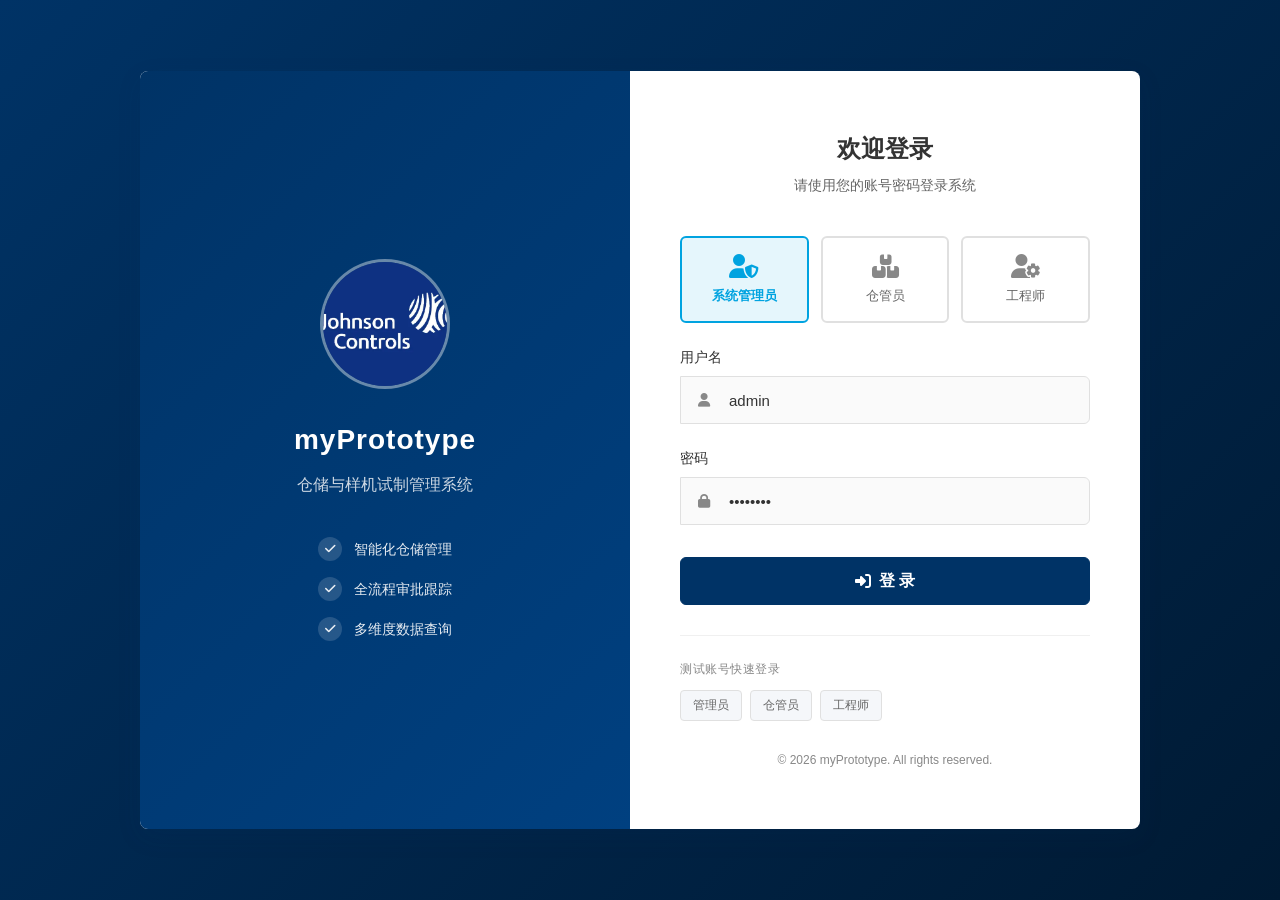
<file: pages/transfer.html>
<!DOCTYPE html>
<html lang="zh-CN">
<head>
    <meta charset="UTF-8">
    <meta name="viewport" content="width=device-width, initial-scale=1.0">
    <title>移库管理 - myPrototype仓储与试制管理系统</title>
    <link rel="stylesheet" href="../css/variables.css">
    <link rel="stylesheet" href="../css/layout.css">
    <link rel="stylesheet" href="../css/components.css">
    <link rel="stylesheet" href="https://cdnjs.cloudflare.com/ajax/libs/font-awesome/6.4.0/css/all.min.css">
    <style>
        /* 移库页面样式 - 上下全宽布局 */
        .transfer-vertical-layout {
            display: flex;
            flex-direction: column;
            gap: 20px;
        }

        .transfer-block {
            border: 1px solid #e0e0e0;
            border-radius: 8px;
            overflow: hidden;
            display: flex;
            flex-direction: column;
        }

        .transfer-block-header {
            padding: 15px;
            background: #fdfdfd;
            border-bottom: 1px solid #e0e0e0;
            display: flex;
            gap: 10px;
            align-items: center;
        }

        .transfer-block-header-orange {
            padding: 12px 15px;
            background: #FFF8E1;
            border-bottom: 1px solid #e0e0e0;
            font-weight: 600;
            color: var(--jc-warning-orange);
            font-size: 14px;
        }

        .transfer-table-container {
            flex: 1;
            min-height: 200px;
            max-height: 300px;
            overflow: auto;
            border: none;
        }

        .transfer-cart-container {
            flex: 1;
            min-height: 150px;
            max-height: 300px;
            overflow: auto;
            border: none;
        }

        .transfer-footer {
            padding: 15px;
            border-top: 1px solid #e0e0e0;
            background: #fafafa;
            display: flex;
            justify-content: flex-end;
        }

        .transfer-data-table {
            font-size: 13px;
        }

        .transfer-data-table th,
        .transfer-data-table td {
            padding: 8px 12px;
            white-space: nowrap;
        }

        .trf-sticky-op {
            position: sticky;
            right: 0;
            background: #F8FAFC;
            box-shadow: -2px 0 5px rgba(0,0,0,0.05);
            min-width: 80px;
            text-align: center;
        }

        .trf-cart-sticky-qty {
            position: sticky;
            right: 310px;
            background: #F8FAFC;
            box-shadow: -2px 0 5px rgba(0,0,0,0.05);
            min-width: 80px;
        }

        .trf-cart-sticky-wh {
            position: sticky;
            right: 165px;
            background: #F8FAFC;
            min-width: 140px;
        }

        .trf-cart-sticky-loc {
            position: sticky;
            right: 55px;
            background: #F8FAFC;
            min-width: 110px;
        }

        .trf-cart-sticky-remove {
            position: sticky;
            right: 0;
            background: #F8FAFC;
            box-shadow: -2px 0 5px rgba(0,0,0,0.05);
            min-width: 50px;
            text-align: center;
        }

        /* 高亮按钮 */
        .btn-highlight-transfer {
            background: var(--jc-highlight-yellow-bg);
            border-color: var(--jc-highlight-yellow-border);
            color: var(--jc-highlight-yellow-text);
            font-weight: var(--jc-font-weight-bold);
        }

        .btn-highlight-transfer:hover {
            background: var(--jc-highlight-yellow-border);
        }

        /* 内联输入档"*/
        .trf-input {
            padding: 4px 6px;
            border: 1px solid var(--jc-warning-orange);
            border-radius: 4px;
            font-size: 12px;
            outline: none;
        }

        .trf-input-qty {
            width: 60px;
            text-align: center;
        }

        .trf-input-wh {
            width: 120px;
        }

        .trf-input-loc {
            width: 90px;
        }

        .trf-input.error {
            border-color: var(--jc-danger-red);
        }
    </style>
</head>
<body>
    <div class="app-container">
        <!-- 侧边栏 -->
        <aside class="sidebar" id="sidebar">
            <div class="sidebar-header">
                <div class="sidebar-logo">
                    <img src="../802a6.webp" alt="Logo">
                    <span>myPrototype</span>
                </div>
            </div>
            
            <button class="sidebar-toggle" id="sidebarToggle">
                <i class="fas fa-chevron-left"></i>
            </button>

            <nav class="sidebar-nav">
                <div class="nav-section">
                    <div class="nav-section-title">仓库管理 Warehouse</div>
                    <ul class="nav-menu">
                        <li class="nav-item">
                            <a href="../dashboard.html" class="nav-link">
                                <i class="fas fa-tachometer-alt"></i>
                                <span>工作台看板</span>
                            </a>
                        </li>
                        <li class="nav-item">
                            <a href="inbound.html" class="nav-link">
                                <i class="fas fa-sign-in-alt"></i>
                                <span>入库</span>
                            </a>
                        </li>
                        <li class="nav-item">
                            <a href="outbound.html" class="nav-link">
                                <i class="fas fa-sign-out-alt"></i>
                                <span>出库</span>
                            </a>
                        </li>
                        <li class="nav-item">
                            <a href="transfer.html" class="nav-link active">
                                <i class="fas fa-exchange-alt"></i>
                                <span>移库</span>
                            </a>
                        </li>
                        <li class="nav-item">
                            <a href="query.html" class="nav-link">
                                <i class="fas fa-search"></i>
                                <span>综合查询</span>
                            </a>
                        </li>
                        <li class="nav-item">
                            <a href="inventory.html" class="nav-link planned">
                                <i class="fas fa-clipboard-check"></i>
                                <span>盘点</span>
                                <span class="nav-badge-soon">规划中</span>
                            </a>
                        </li>
                        <li class="nav-item">
                            <a href="express.html" class="nav-link">
                                <i class="fas fa-shipping-fast"></i>
                                <span>快递发运</span>
                            </a>
                        </li>
                        <li class="nav-item">
                            <a href="scrap.html" class="nav-link">
                                <i class="fas fa-trash-alt"></i>
                                <span>报废处理</span>
                            </a>
                        </li>
                        <li class="nav-item">
                            <a href="qrcode.html" class="nav-link">
                                <i class="fas fa-qrcode"></i>
                                <span>二维码系统</span>
                            </a>
                        </li>
                        <li class="nav-item">
                            <a href="config.html" class="nav-link">
                                <i class="fas fa-cog"></i>
                                <span>仓库配置</span>
                            </a>
                        </li>
                    </ul>
                </div>
                <div class="nav-section">
                    <div class="nav-section-title">样机试制 Prototyping</div>
                    <ul class="nav-menu">
                        <li class="nav-item">
                            <a href="prototype.html" class="nav-link planned">
                                <i class="fas fa-cogs"></i>
                                <span>样机试制/改工</span>
                                <span class="nav-badge-soon">规划中</span>
                            </a>
                        </li>
                        <li class="nav-item">
                            <a href="tooling.html" class="nav-link planned">
                                <i class="fas fa-tools"></i>
                                <span>工装制作</span>
                                <span class="nav-badge-soon">规划中</span>
                            </a>
                        </li>
                    </ul>
                </div>
            </nav>

            <div class="sidebar-footer">
                <div class="user-info">
                    <div class="user-avatar" id="userAvatar">A</div>
                    <div class="user-details">
                        <div class="user-name" id="userName">管理员</div>
                        <div class="user-role" id="userRole">系统管理员</div>
                    </div>
                </div>
            </div>
        </aside>

        <!-- 主内容区 -->
        <main class="main-content">
            <!-- 顶部导航 -->
            <header class="top-header">
                <div class="header-left">
                    <nav class="breadcrumb">
                        <a href="../dashboard.html">首页</a>
                        <span class="breadcrumb-separator">/</span>
                        <span class="breadcrumb-current">移库管理</span>
                    </nav>
                </div>
                <div class="header-right">
                    <div class="header-action" title="通知">
                        <i class="fas fa-bell"></i>
                        <span class="badge"></span>
                    </div>
                    <div class="header-action" title="退出登录" id="logoutBtn">
                        <i class="fas fa-sign-out-alt"></i>
                    </div>
                </div>
            </header>

            <!-- 内容区域 -->
            <div class="content-wrapper">
                <div class="content-container">
                    <!-- 页面标题 -->
                    <div class="page-header">
                        <div class="page-header-content">
                            <div>
                                <h1 class="page-title">移库管理</h1>
                                <p class="page-description">物资库内位置转移管理</p>
                            </div>
                        </div>
                    </div>

                    <!-- 移库单"form-toolbar -->
                    <div class="form-toolbar">
                        <div class="toolbar-title">物料移库单"(检索清单流转模式"</div>
                        <div class="toolbar-right">
                            <button class="btn btn-outline" id="downloadTransferTemplate">
                                <i class="fas fa-download"></i> 导出移库模板
                            </button>
                            <button class="btn btn-highlight-transfer" id="batchImportBtn">
                                <i class="fas fa-file-upload"></i> 多条移库 (导入)
                            </button>
                        </div>
                    </div>

                    <!-- 上下全宽布局 -->
                    <div class="transfer-vertical-layout">

                        <!-- 区块一：库存检索 -->
                        <div class="transfer-block">
                            <div class="transfer-block-header">
                                <input type="text" class="form-control" id="searchKeyword" placeholder="模糊查询: 需移库的物料名称或编号" style="flex: 1;">
                                <button class="btn btn-primary" id="searchBtn" style="margin: 0;">
                                    <i class="fas fa-search"></i> 查库存 
                                </button>
                            </div>
                            <div class="transfer-table-container">
                                <table class="table transfer-data-table" id="inventoryTable">
                                    <thead>
                                        <tr>
                                            <th>物料名称</th><th>物料编号</th><th>申请人</th><th>项目编号</th><th>PBU</th><th>免3C</th><th>物料类别</th><th>所属人</th><th>所属部门</th><th>PO号</th><th>供应商编号</th><th>原入库数量</th><th>单位</th><th>入库时间</th><th>入库单号</th><th>剩余库存</th><th>账龄周期</th><th>呆滞周期</th><th>当前仓库</th><th>当前货位</th>
                                            <th class="trf-sticky-op">操作</th>
                                        </tr>
                                    </thead>
                                    <tbody id="transferSearchResults">
                                        <tr><td colspan="21" style="text-align:center;color:#999;padding:20px;">请输入关键词后点击查库存，或直接点击查库存显示全部</td></tr>
                                    </tbody>
                                </table>
                            </div>
                        </div>

                        <!-- 区块二：待移库清单 -->
                        <div class="transfer-block">
                            <div class="transfer-block-header-orange">
                                <i class="fas fa-exchange-alt"></i>
                                待移库清单"(<span id="transferCartCount">0</span>)
                            </div>
                            <div class="transfer-cart-container">
                                <table class="table transfer-data-table" id="transferCartTable">
                                    <thead>
                                        <tr>
                                            <th>物料名称</th><th>物料编号</th><th>申请人</th><th>项目编号</th><th>PBU</th><th>免3C</th><th>物料类别</th><th>所属人</th><th>所属部门</th><th>PO号</th><th>供应商编号</th><th style="color:var(--jc-warning-orange);">原数量</th><th>单位</th><th>入库时间</th><th>入库单号</th><th>当前库存</th><th>账龄周期</th><th>呆滞周期</th><th>旧仓库</th><th>旧货位</th>
                                            <th class="trf-cart-sticky-qty"><span style="color:var(--jc-warning-orange)">移库数量</span>*</th>
                                            <th class="trf-cart-sticky-wh">新仓库"</th>
                                            <th class="trf-cart-sticky-loc">新货位"</th>
                                            <th class="trf-cart-sticky-remove">移除</th>
                                        </tr>
                                    </thead>
                                    <tbody id="transferCartBody">
                                        <tr><td colspan="24" style="text-align:center;color:#999;padding:20px;">请从上方库存检索区添加需要移库的物料</td></tr>
                                    </tbody>
                                </table>
                            </div>
                            <div class="transfer-footer">
                                <button class="btn btn-warning" id="submitTransferBtn" style="padding: 10px 30px; font-size: 14px; background: var(--jc-warning-orange); color: #fff; border-color: var(--jc-warning-orange);">
                                    <i class="fas fa-check-double"></i> 确认信息并提交移库 
                                </button>
                            </div>
                        </div>

                    </div>
                </div>
            </div>
        </main>
    </div>

    <!-- 批量导入模态框 -->
    <div class="modal-backdrop" id="batchModalBackdrop" onclick="closeBatchModal()"></div>
    <div class="modal" id="batchModal" style="display: none;">
        <div class="modal-dialog modal-lg">
            <div class="modal-header">
                <h5 class="modal-title">多条移库导入</h5>
                <button class="modal-close" onclick="closeBatchModal()">
                    <i class="fas fa-times"></i>
                </button>
            </div>
            <div class="modal-body" style="padding: 24px;">
                <div class="batch-import-content">
                    <div class="batch-import-template" style="display:flex; align-items:center; justify-content:space-between; padding: 16px; background: #f8fafc; border: 1px solid #e0e0e0; border-radius: 8px; margin-bottom: 16px;">
                        <div class="batch-import-template-info" style="display:flex; align-items:center; gap:12px;">
                            <i class="fas fa-file-excel" style="font-size:28px; color: #217346;"></i>
                            <div>
                                <div style="font-weight: 600;">移库导入模板</div>
                                <div style="font-size: 13px; color: var(--jc-text-light);">请下载模板，按要求填写后上传</div>
                            </div>
                        </div>
                        <button class="btn btn-outline" id="downloadBatchTemplate">
                            <i class="fas fa-download"></i> 下载模板
                        </button>
                    </div>

                    <div class="batch-import-dropzone" id="batchDropZone" style="border: 2px dashed #ccc; border-radius: 8px; padding: 32px; text-align:center; cursor:pointer; transition: border-color 0.2s;">
                        <i class="fas fa-cloud-upload-alt" style="font-size: 36px; color: var(--jc-primary-blue); margin-bottom: 12px; display:block;"></i>
                        <div style="font-size: 16px; font-weight: 600; margin-bottom: 8px;">点击或拖拽文件到此处上传</div>
                        <div style="color: var(--jc-text-light); margin-bottom: 8px;">支持 Excel 格式 (.xlsx, .xls)</div>
                        <div style="font-size: 12px; color: var(--jc-text-muted); margin-bottom: 16px;">文件大小不超运"10MB</div>
                        <input type="file" id="batchFileInput" accept=".xlsx,.xls" style="display: none;">
                        <button class="btn btn-primary" onclick="document.getElementById('batchFileInput').click()">
                            <i class="fas fa-folder-open"></i> 选择文件
                        </button>
                    </div>

                    <div id="batchPreview" style="display: none; margin-top: var(--jc-spacing-xl);">
                        <div style="font-weight: 600; margin-bottom: var(--jc-spacing-md);">导入预览</div>
                        <div class="table-container">
                            <table class="table" id="batchPreviewTable">
                                <thead>
                                    <tr>
                                        <th>行号</th>
                                        <th>物料名称</th>
                                        <th>原仓库</th>
                                        <th>目标仓库</th>
                                        <th>目标货位</th>
                                        <th>状态</th>
                                    </tr>
                                </thead>
                                <tbody></tbody>
                            </table>
                        </div>
                    </div>
                </div>
            </div>
            <div class="modal-footer" id="batchModalFooter" style="display: none;">
                <button class="btn btn-secondary" onclick="closeBatchModal()">取消</button>
                <button class="btn btn-primary" id="confirmBatchBtn">
                    <i class="fas fa-check"></i> 确认导入
                </button>
            </div>
        </div>
    </div>

    <script src="../js/common.js"></script>
    <script src="../js/validation.js"></script>
    <script src="../js/data.js"></script>
    <script>
        // 检查登录状态 
        if (!Users.isLoggedIn()) {
            window.location.href = '../index.html';
        }

        // 加载用户信息
        function loadUserInfo() {
            const user = Users.getCurrentUser();
            if (user) {
                document.getElementById('userName').textContent = user.name;
                document.getElementById('userAvatar').textContent = user.name.charAt(0);
                const roleMap = { admin: '系统管理员', keeper: '仓管员', engineer: '工程师' };
                document.getElementById('userRole').textContent = roleMap[user.role] || user.role;
            }
        }

        // ===== 移库购物车逻辑 =====
        let transferCart = [];

        function renderTransferSearch(query) {
            const inventory = Inventory.getAll().filter(item => item.remainingStock > 0);
            const tbody = document.getElementById('transferSearchResults');
            query = (query || '').trim().toLowerCase();
            const filtered = query
                ? inventory.filter(item =>
                    item.materialName.toLowerCase().includes(query) ||
                    (item.materialCode && item.materialCode.toLowerCase().includes(query))
                  )
                : inventory;

            if (filtered.length === 0) {
                tbody.innerHTML = '<tr><td colspan="21" style="text-align:center;color:#999;padding:20px;">未搜索到可移库的物料</td></tr>';
                window._transferSearchFiltered = [];
                return;
            }

            tbody.innerHTML = filtered.map((item, index) => `
                <tr>
                    <td>${item.materialName}</td>
                    <td>${item.materialCode || '-'}</td>
                    <td>${item.applicant || '-'}</td>
                    <td>${item.projectNo || '-'}</td>
                    <td>${item.pbu || '-'}</td>
                    <td>${item.exempt3c || '-'}</td>
                    <td>${item.materialCategory || '-'}</td>
                    <td>${item.owner || '-'}</td>
                    <td>${item.department || '-'}</td>
                    <td>${item.poNo || '-'}</td>
                    <td>${item.supplierCode || '-'}</td>
                    <td>${item.quantity || '-'}</td>
                    <td>${item.unit || '-'}</td>
                    <td>${item.inboundTime ? DateUtils.format(item.inboundTime, 'YYYY-MM-DD') : '-'}</td>
                    <td>${item.inboundNo || '-'}</td>
                    <td><span style="color:var(--jc-success-green);font-weight:600;">${item.remainingStock}</span></td>
                    <td>${item.agingCycle || '-'}</td>
                    <td>${item.staleCycle || '-'}</td>
                    <td>${item.warehouse || '-'}</td>
                    <td>${item.location || '-'}</td>
                    <td class="trf-sticky-op">
                        <button class="btn btn-sm" onclick="addToTransferCart(${index})" style="padding:4px 10px;font-size:12px;margin:0 auto;color:var(--jc-warning-orange);border:1px solid var(--jc-warning-orange);background:#fff;border-radius:4px;cursor:pointer;">
                            <i class="fas fa-plus"></i> 加入清单
                        </button>
                    </td>
                </tr>
            `).join('');
            window._transferSearchFiltered = filtered;
        }

        function addToTransferCart(rowIndex) {
            const filtered = window._transferSearchFiltered || Inventory.getAll().filter(item => item.remainingStock > 0);
            const item = filtered[rowIndex];
            if (!item) return;

            const existing = transferCart.find(c => c.inboundNo === item.inboundNo);
            if (existing) {
                Toast.error('该物料批次已在移库清单中，请勿重复添加！');
                return;
            }

            transferCart.push({ ...item, trfQty: 1, newWh: '', newLoc: '' });
            renderTransferCart();
            Toast.success(`已将 [${item.materialName}] 加入待移库清单`);
        }

        function removeFromTransferCart(index) {
            transferCart.splice(index, 1);
            renderTransferCart();
        }

        function renderTransferCart() {
            const tbody = document.getElementById('transferCartBody');
            const countEl = document.getElementById('transferCartCount');
            countEl.textContent = transferCart.length;

            if (transferCart.length === 0) {
                tbody.innerHTML = '<tr><td colspan="24" style="text-align:center;color:#999;padding:20px;">请从上方库存检索区添加需要移库的物料</td></tr>';
                return;
            }

            tbody.innerHTML = transferCart.map((item, index) => `
                <tr>
                    <td>${item.materialName}</td>
                    <td>${item.materialCode || '-'}</td>
                    <td>${item.applicant || '-'}</td>
                    <td>${item.projectNo || '-'}</td>
                    <td>${item.pbu || '-'}</td>
                    <td>${item.exempt3c || '-'}</td>
                    <td>${item.materialCategory || '-'}</td>
                    <td>${item.owner || '-'}</td>
                    <td>${item.department || '-'}</td>
                    <td>${item.poNo || '-'}</td>
                    <td>${item.supplierCode || '-'}</td>
                    <td><span style="color:var(--jc-warning-orange);">${item.quantity || '-'}</span></td>
                    <td>${item.unit || '-'}</td>
                    <td>${item.inboundTime ? DateUtils.format(item.inboundTime, 'YYYY-MM-DD') : '-'}</td>
                    <td>${item.inboundNo || '-'}</td>
                    <td>${item.remainingStock}</td>
                    <td>${item.agingCycle || '-'}</td>
                    <td>${item.staleCycle || '-'}</td>
                    <td>${item.warehouse || '-'}</td>
                    <td>${item.location || '-'}</td>
                    <td class="trf-cart-sticky-qty">
                        <input type="number" id="trf-qty-${index}" class="trf-input trf-input-qty"
                               min="1" max="${item.remainingStock}" value="${item.trfQty}">
                    </td>
                    <td class="trf-cart-sticky-wh">
                        <select id="trf-wh-${index}" class="trf-input trf-input-wh">
                            <option value="">请选择</option>
                            <option value="A" ${item.newWh==='A'?'selected':''}>A</option>
                            <option value="B" ${item.newWh==='B'?'selected':''}>B</option>
                            <option value="C" ${item.newWh==='C'?'selected':''}>C</option>
                            <option value="D" ${item.newWh==='D'?'selected':''}>D</option>
                            <option value="E" ${item.newWh==='E'?'selected':''}>E</option>
                            <option value="F" ${item.newWh==='F'?'selected':''}>F</option>
                            <option value="研发中心实验室仓" ${item.newWh==='研发中心实验室仓'?'selected':''}>研发中心实验室仓</option>
                            <option value="原材料一仓" ${item.newWh==='原材料一仓'?'selected':''}>原材料一仓</option>
                            <option value="样机中转仓" ${item.newWh==='样机中转仓'?'selected':''}>样机中转仓</option>
                        </select>
                    </td>
                    <td class="trf-cart-sticky-loc">
                        <input type="text" id="trf-loc-${index}" class="trf-input trf-input-loc"
                               value="${item.newLoc}" placeholder="如  B-1-0">
                    </td>
                    <td class="trf-cart-sticky-remove">
                        <i class="fas fa-times-circle" style="color:var(--jc-danger-red);cursor:pointer;font-size:16px;"
                           onclick="removeFromTransferCart(${index})" title="移除"></i>
                    </td>
                </tr>
            `).join('');
        }

        // 搜索按钮 & Enter错 
        document.getElementById('searchBtn').addEventListener('click', function() {
            renderTransferSearch(document.getElementById('searchKeyword').value);
        });
        document.getElementById('searchKeyword').addEventListener('keyup', function(e) {
            if (e.key === 'Enter') renderTransferSearch(this.value);
        });

        // 提交移库
        document.getElementById('submitTransferBtn').addEventListener('click', function() {
            if (transferCart.length === 0) {
                Toast.error('移库清单为空，请先添加需要移库的物料）');
                return;
            }

            let isValid = true;
            transferCart.forEach((item, index) => {
                const qtyInput = document.getElementById(`trf-qty-${index}`);
                const whInput  = document.getElementById(`trf-wh-${index}`);
                const locInput = document.getElementById(`trf-loc-${index}`);

                const qty = parseInt(qtyInput.value);
                const wh  = whInput.value;
                const loc = locInput.value.trim();

                if (isNaN(qty) || qty <= 0 || qty > item.remainingStock) {
                    isValid = false; qtyInput.classList.add('error');
                } else { qtyInput.classList.remove('error'); }

                if (!wh) {
                    isValid = false; whInput.classList.add('error');
                } else { whInput.classList.remove('error'); }

                if (!loc) {
                    isValid = false; locInput.classList.add('error');
                } else { locInput.classList.remove('error'); }

                item.trfQty = qty;
                item.newWh  = wh;
                item.newLoc = loc;
            });

            if (!isValid) {
                Toast.error('请完善所有必填的移库数量与新目标库位信息）');
                return;
            }

            ButtonUtils.setLoading(this, '系统流转处理中...');
            const btn = this;
            setTimeout(() => {
                const user = Users.getCurrentUser();
                transferCart.forEach(item => {
                    Inventory.update(item.id, { warehouse: item.newWh, location: item.newLoc });
                    Flows.create('transfer', {
                        materialName: item.materialName,
                        fromWarehouse: item.warehouse,
                        fromLocation: item.location,
                        toWarehouse: item.newWh,
                        toLocation: item.newLoc,
                        trfQty: item.trfQty,
                        operator: user ? user.name : '-'
                    });
                });
                transferCart = [];
                renderTransferCart();
                ButtonUtils.setSuccess(btn, '提交成功');
                Toast.success('操作成功！物料已成功分配至新库位。');
            }, 800);
        });

        // ===== 批量导入模态框 =====
        document.getElementById('batchImportBtn').addEventListener('click', function() {
            const modal    = document.getElementById('batchModal');
            const backdrop = document.getElementById('batchModalBackdrop');
            modal.style.display = 'flex';
            requestAnimationFrame(() => {
                modal.classList.add('show');
                backdrop.classList.add('show');
            });
        });

        function closeBatchModal() {
            const modal    = document.getElementById('batchModal');
            const backdrop = document.getElementById('batchModalBackdrop');
            modal.classList.remove('show');
            backdrop.classList.remove('show');
            setTimeout(() => {
                modal.style.display = 'none';
                document.getElementById('batchPreview').style.display = 'none';
                document.getElementById('batchModalFooter').style.display = 'none';
            }, 300);
        }

        document.getElementById('downloadBatchTemplate').addEventListener('click', function() {
            ButtonUtils.setLoading(this, '下载中...');
            setTimeout(() => {
                ButtonUtils.setSuccess(this, '下载成功');
                Toast.success('批量移库模板下载成功');
            }, 800);
        });

        document.getElementById('downloadTransferTemplate').addEventListener('click', function() {
            ButtonUtils.setLoading(this, '下载中...');
            setTimeout(() => {
                ButtonUtils.setSuccess(this, '下载成功');
                Toast.success('移库模板下载成功');
            }, 800);
        });

        const batchFileInput = document.getElementById('batchFileInput');
        const batchDropZone  = document.getElementById('batchDropZone');

        batchFileInput.addEventListener('change', function(e) {
            if (e.target.files.length > 0) handleBatchFile(e.target.files[0]);
        });
        batchDropZone.addEventListener('dragover', (e) => { e.preventDefault(); batchDropZone.classList.add('dragover'); });
        batchDropZone.addEventListener('dragleave', () => { batchDropZone.classList.remove('dragover'); });
        batchDropZone.addEventListener('drop', (e) => {
            e.preventDefault(); batchDropZone.classList.remove('dragover');
            if (e.dataTransfer.files.length > 0) handleBatchFile(e.dataTransfer.files[0]);
        });


        function handleBatchFile(file) {
            const ext = file.name.split('.').pop().toLowerCase();
            if (!['xlsx', 'xls'].includes(ext)) {
                Toast.error('请上会"Excel 格式文件 (.xlsx, .xls)');
                return;
            }
            Toast.success(`文件 "${file.name}" 读取成功`);
            const mockData = [
                { row: 1, name: '室外机"1.5P',   from: 'A', to: 'B', location: 'B-1-2-3-4', status: 'valid' },
                { row: 2, name: '压缩机"1.5P',   from: 'B', to: 'C', location: 'C-2-3-4-5', status: 'valid' },
                { row: 3, name: '控制箱"标准型', from: 'C', to: 'D', location: 'D-3-4-5-6', status: 'warning' },
            ];
            const tbody = document.querySelector('#batchPreviewTable tbody');
            tbody.innerHTML = mockData.map(item => `
                <tr>
                    <td>${item.row}</td><td>${item.name}</td><td>${item.from}</td>
                    <td>${item.to}</td><td>${item.location}</td>
                    <td>${item.status === 'valid'
                        ? '<span class="tag green"><i class="fas fa-check"></i> 有效</span>'
                        : '<span class="tag orange"><i class="fas fa-exclamation"></i> 需确认</span>'}
                    </td>
                </tr>
            `).join('');
            document.getElementById('batchPreview').style.display = 'block';
            document.getElementById('batchModalFooter').style.display = 'flex';
        }

        document.getElementById('confirmBatchBtn').addEventListener('click', function() {
            ButtonUtils.setLoading(this, '导入中...');
            setTimeout(() => {
                ButtonUtils.setSuccess(this, '导入成功');
                Toast.success('批量移库导入成功，共处理 3 条记录');
                setTimeout(() => closeBatchModal(), 1500);
            }, 1200);
        });

        // ===== 侧边栏"& 退出"=====
        document.getElementById('sidebarToggle').addEventListener('click', function() {
            document.getElementById('sidebar').classList.toggle('collapsed');
        });

        document.getElementById('logoutBtn').addEventListener('click', function() {
            Modal.confirm('确定要退出登录吗？', () => {
                Users.logout();
                Toast.success('已退出登录');
                setTimeout(() => { window.location.href = '../index.html'; }, 500);
            });
        });

        // 初始区 
        document.addEventListener('DOMContentLoaded', function() {
            loadUserInfo();
            renderTransferSearch('');
            renderTransferCart();
        });
    </script>
</body>
</html>
</file>
<file: css/variables.css>
/**
 * myPrototype 设计系统 - CSS 变量
 * 江森自控 (Johnson Controls) - 仓储与试制管理系统
 * 版本: V1.0
 */

:root {
    /* ==================== 品牌与主色调 ==================== */
    --jc-primary-blue: #003366;
    --jc-primary-blue-dark: #002244;
    --jc-accent-teal: #00A3E0;
    --jc-accent-teal-light: rgba(0, 163, 224, 0.1);
    --jc-accent-teal-hover: #0088c0;

    /* ==================== 状态与语义色 ==================== */
    --jc-danger-red: #E63946;
    --jc-danger-red-light: rgba(230, 57, 70, 0.1);
    --jc-warning-orange: #F4A261;
    --jc-warning-orange-light: #FFF3E0;
    --jc-success-green: #2A9D8F;
    --jc-success-green-light: rgba(42, 157, 143, 0.1);
    
    /* 标黄高亮 */
    --jc-highlight-yellow-bg: #FFFDF0;
    --jc-highlight-yellow-border: #FFE082;
    --jc-highlight-yellow-text: #F57F17;

    /* ==================== 中性色与灰阶 ==================== */
    --jc-bg-gray: #F5F7FA;
    --jc-card-white: #FFFFFF;
    --jc-text-dark: #333333;
    --jc-text-light: #666666;
    --jc-text-muted: #888888;
    --jc-border-line: #E0E0E0;
    --jc-border-line-light: #F0F0F0;
    --jc-input-bg: #FAFAFA;

    /* ==================== 标签颜色 ==================== */
    --jc-tag-blue-bg: #E3F2FD;
    --jc-tag-blue-text: #1976D2;
    --jc-tag-purple-bg: #F3E5F5;
    --jc-tag-purple-text: #7B1FA2;
    --jc-tag-orange-bg: #FFF3E0;
    --jc-tag-orange-text: #F57C00;
    --jc-tag-green-bg: #E8F5E9;
    --jc-tag-green-text: #388E3C;

    /* ==================== 字体规范 ==================== */
    --jc-font-family: 'Segoe UI', 'Microsoft YaHei', sans-serif;
    
    /* 字体大小 */
    --jc-font-size-page-title: 24px;
    --jc-font-size-card-title: 16px;
    --jc-font-size-stat-value: 32px;
    --jc-font-size-body: 14px;
    --jc-font-size-small: 12px;
    --jc-font-size-meta: 13px;

    /* 字重 */
    --jc-font-weight-normal: 400;
    --jc-font-weight-semibold: 600;
    --jc-font-weight-bold: 700;

    /* ==================== 间距系统 ==================== */
    --jc-spacing-xs: 4px;
    --jc-spacing-sm: 8px;
    --jc-spacing-md: 12px;
    --jc-spacing-lg: 16px;
    --jc-spacing-xl: 20px;
    --jc-spacing-2xl: 24px;
    --jc-spacing-3xl: 30px;

    /* ==================== 布局尺寸 ==================== */
    --jc-sidebar-width: 250px;
    --jc-header-height: 64px;
    --jc-container-max-width: 1400px;
    --jc-container-padding: 30px;

    /* ==================== 圆角 ==================== */
    --jc-radius-card: 8px;
    --jc-radius-control: 6px;
    --jc-radius-tag: 4px;
    --jc-radius-circle: 50%;

    /* ==================== 阴影 ==================== */
    --jc-shadow-card: 0 4px 12px rgba(0, 0, 0, 0.05);
    --jc-shadow-modal: 0 8px 24px rgba(0, 51, 102, 0.1);
    --jc-shadow-focus: 0 0 0 3px rgba(0, 163, 224, 0.1);
    --jc-shadow-dropdown: 0 2px 8px rgba(0, 0, 0, 0.1);

    /* ==================== 过渡动画 ==================== */
    --jc-transition-fast: 0.15s ease;
    --jc-transition-normal: 0.25s ease;
    --jc-transition-slow: 0.35s ease;

    /* ==================== Z-Index 层级 ==================== */
    --jc-z-dropdown: 100;
    --jc-z-sticky: 200;
    --jc-z-modal-backdrop: 300;
    --jc-z-modal: 400;
    --jc-z-toast: 500;
    --jc-z-tooltip: 600;
}

/* ==================== 全局重置 ==================== */
*, *::before, *::after {
    box-sizing: border-box;
    margin: 0;
    padding: 0;
}

html {
    font-size: 14px;
    -webkit-font-smoothing: antialiased;
    -moz-osx-font-smoothing: grayscale;
}

body {
    font-family: var(--jc-font-family);
    font-size: var(--jc-font-size-body);
    font-weight: var(--jc-font-weight-normal);
    color: var(--jc-text-dark);
    background-color: var(--jc-bg-gray);
    line-height: 1.5;
    min-height: 100vh;
}

/* ==================== 通用工具类 ==================== */

/* 文本颜色 */
.text-primary { color: var(--jc-primary-blue); }
.text-accent { color: var(--jc-accent-teal); }
.text-danger { color: var(--jc-danger-red); }
.text-warning { color: var(--jc-warning-orange); }
.text-success { color: var(--jc-success-green); }
.text-muted { color: var(--jc-text-muted); }
.text-light { color: var(--jc-text-light); }

/* 背景颜色 */
.bg-primary { background-color: var(--jc-primary-blue); }
.bg-accent { background-color: var(--jc-accent-teal); }
.bg-danger { background-color: var(--jc-danger-red); }
.bg-success { background-color: var(--jc-success-green); }
.bg-white { background-color: var(--jc-card-white); }
.bg-gray { background-color: var(--jc-bg-gray); }

/* 字体大小 */
.font-page-title { font-size: var(--jc-font-size-page-title); font-weight: var(--jc-font-weight-semibold); }
.font-card-title { font-size: var(--jc-font-size-card-title); font-weight: var(--jc-font-weight-semibold); }
.font-stat-value { font-size: var(--jc-font-size-stat-value); font-weight: var(--jc-font-weight-bold); }
.font-body { font-size: var(--jc-font-size-body); }
.font-small { font-size: var(--jc-font-size-small); }
.font-meta { font-size: var(--jc-font-size-meta); }

/* 间距工具类 */
.m-0 { margin: 0; }
.mt-xs { margin-top: var(--jc-spacing-xs); }
.mt-sm { margin-top: var(--jc-spacing-sm); }
.mt-md { margin-top: var(--jc-spacing-md); }
.mt-lg { margin-top: var(--jc-spacing-lg); }
.mt-xl { margin-top: var(--jc-spacing-xl); }

.mb-xs { margin-bottom: var(--jc-spacing-xs); }
.mb-sm { margin-bottom: var(--jc-spacing-sm); }
.mb-md { margin-bottom: var(--jc-spacing-md); }
.mb-lg { margin-bottom: var(--jc-spacing-lg); }
.mb-xl { margin-bottom: var(--jc-spacing-xl); }

.ml-xs { margin-left: var(--jc-spacing-xs); }
.ml-sm { margin-left: var(--jc-spacing-sm); }
.ml-md { margin-left: var(--jc-spacing-md); }
.ml-lg { margin-left: var(--jc-spacing-lg); }

.mr-xs { margin-right: var(--jc-spacing-xs); }
.mr-sm { margin-right: var(--jc-spacing-sm); }
.mr-md { margin-right: var(--jc-spacing-md); }
.mr-lg { margin-right: var(--jc-spacing-lg); }

.p-xs { padding: var(--jc-spacing-xs); }
.p-sm { padding: var(--jc-spacing-sm); }
.p-md { padding: var(--jc-spacing-md); }
.p-lg { padding: var(--jc-spacing-lg); }
.p-xl { padding: var(--jc-spacing-xl); }
.p-2xl { padding: var(--jc-spacing-2xl); }

/* Flex 布局 */
.flex { display: flex; }
.flex-col { flex-direction: column; }
.flex-wrap { flex-wrap: wrap; }
.items-center { align-items: center; }
.items-start { align-items: flex-start; }
.items-end { align-items: flex-end; }
.justify-center { justify-content: center; }
.justify-between { justify-content: space-between; }
.justify-end { justify-content: flex-end; }
.flex-1 { flex: 1; }
.gap-xs { gap: var(--jc-spacing-xs); }
.gap-sm { gap: var(--jc-spacing-sm); }
.gap-md { gap: var(--jc-spacing-md); }
.gap-lg { gap: var(--jc-spacing-lg); }
.gap-xl { gap: var(--jc-spacing-xl); }

/* 隐藏/显示 */
.hidden { display: none !important; }
.visible { display: block; }
.invisible { visibility: hidden; }

/* 文本对齐 */
.text-left { text-align: left; }
.text-center { text-align: center; }
.text-right { text-align: right; }

/* 必填项标记 */
.required::after {
    content: ' *';
    color: var(--jc-danger-red);
    font-weight: var(--jc-font-weight-bold);
}

/* 禁用状态 */
.disabled, [disabled] {
    opacity: 0.6;
    cursor: not-allowed;
    pointer-events: none;
}

/* 滚动条样式 */
::-webkit-scrollbar {
    width: 8px;
    height: 8px;
}

::-webkit-scrollbar-track {
    background: var(--jc-bg-gray);
}

::-webkit-scrollbar-thumb {
    background: var(--jc-border-line);
    border-radius: 4px;
}

::-webkit-scrollbar-thumb:hover {
    background: var(--jc-text-muted);
}
</file>
<file: css/layout.css>
/**
 * myPrototype 布局样式
 * 江森自控 (Johnson Controls) - 仓储与试制管理系统
 * 包含：侧边栏、顶部导航、主内容区布局
 */

/* ==================== 页面整体布局 ==================== */
.app-container {
    display: flex;
    min-height: 100vh;
    background-color: var(--jc-bg-gray);
}

/* ==================== 侧边栏 (Sidebar) ==================== */
.sidebar {
    width: var(--jc-sidebar-width);
    background-color: var(--jc-primary-blue);
    color: #fff;
    display: flex;
    flex-direction: column;
    position: fixed;
    left: 0;
    top: 0;
    bottom: 0;
    z-index: var(--jc-z-sticky);
    transition: width var(--jc-transition-normal);
    overflow-x: hidden;
}

.sidebar.collapsed {
    width: 64px;
}

/* 侧边栏头部 - Logo区域 */
.sidebar-header {
    height: var(--jc-header-height);
    display: flex;
    align-items: center;
    padding: 0 var(--jc-spacing-xl);
    border-bottom: 1px solid rgba(255, 255, 255, 0.1);
}

.sidebar-logo {
    display: flex;
    align-items: center;
    gap: var(--jc-spacing-md);
    font-size: 18px;
    font-weight: var(--jc-font-weight-semibold);
    white-space: nowrap;
}

.sidebar-logo i {
    font-size: 24px;
    color: var(--jc-accent-teal);
    flex-shrink: 0;
}

.sidebar-logo img {
    width: 28px;
    height: 28px;
    object-fit: contain;
    flex-shrink: 0;
}

.sidebar.collapsed .sidebar-logo span {
    display: none;
}

/* 折叠按钮 */
.sidebar-toggle {
    position: absolute;
    right: -12px;
    top: 20px;
    width: 24px;
    height: 24px;
    background: var(--jc-card-white);
    border: 1px solid var(--jc-border-line);
    border-radius: var(--jc-radius-circle);
    display: flex;
    align-items: center;
    justify-content: center;
    cursor: pointer;
    color: var(--jc-primary-blue);
    font-size: 12px;
    box-shadow: var(--jc-shadow-card);
    transition: transform var(--jc-transition-fast);
}

.sidebar-toggle:hover {
    background: var(--jc-accent-teal);
    color: #fff;
    border-color: var(--jc-accent-teal);
}

.sidebar.collapsed .sidebar-toggle {
    transform: rotate(180deg);
}

/* 侧边栏导航菜单 */
.sidebar-nav {
    flex: 1;
    padding: var(--jc-spacing-lg) 0;
    overflow-y: auto;
}

.nav-section {
    margin-bottom: var(--jc-spacing-lg);
}

.nav-section-title {
    padding: 0 var(--jc-spacing-xl);
    margin-bottom: var(--jc-spacing-sm);
    font-size: var(--jc-font-size-small);
    color: rgba(255, 255, 255, 0.5);
    text-transform: uppercase;
    letter-spacing: 0.5px;
    white-space: nowrap;
}

.sidebar.collapsed .nav-section-title {
    display: none;
}

.nav-menu {
    list-style: none;
}

.nav-item {
    position: relative;
}

.nav-link {
    display: flex;
    align-items: center;
    padding: var(--jc-spacing-md) var(--jc-spacing-xl);
    color: rgba(255, 255, 255, 0.85);
    text-decoration: none;
    transition: all var(--jc-transition-fast);
    white-space: nowrap;
    position: relative;
}

.nav-link:hover {
    background-color: rgba(255, 255, 255, 0.1);
    color: #fff;
}

.nav-link.active {
    background-color: rgba(255, 255, 255, 0.1);
    color: #fff;
    font-weight: var(--jc-font-weight-semibold);
    border-left: 4px solid var(--jc-accent-teal);
}

.nav-link.active::before {
    display: none;
}

/* 规划中功能菜单项样式 */
.nav-link.planned {
    color: rgba(255, 255, 255, 0.5);
    cursor: not-allowed;
}

.nav-link.planned:hover {
    background-color: transparent;
    color: rgba(255, 255, 255, 0.5);
}

.nav-link.planned i {
    color: rgba(255, 255, 255, 0.4);
}

.nav-link.planned .nav-badge-soon {
    font-size: 10px;
    padding: 2px 6px;
    background: rgba(255, 255, 255, 0.2);
    border-radius: 10px;
    margin-left: auto;
    color: rgba(255, 255, 255, 0.7);
}

.nav-link i {
    width: 24px;
    text-align: center;
    margin-right: var(--jc-spacing-md);
    font-size: 16px;
    flex-shrink: 0;
}

.sidebar.collapsed .nav-link i {
    margin-right: 0;
    font-size: 20px;
}

.sidebar.collapsed .nav-link span {
    display: none;
}

/* 导航徽章 */
.nav-badge {
    margin-left: auto;
    background: var(--jc-danger-red);
    color: #fff;
    font-size: 11px;
    padding: 2px 6px;
    border-radius: 10px;
    min-width: 18px;
    text-align: center;
}

.sidebar.collapsed .nav-badge {
    position: absolute;
    top: 8px;
    right: 8px;
    margin-left: 0;
    padding: 0;
    width: 8px;
    height: 8px;
    min-width: auto;
    font-size: 0;
}

/* 侧边栏底部 - 用户信息 */
.sidebar-footer {
    padding: var(--jc-spacing-md) var(--jc-spacing-xl);
    border-top: 1px solid rgba(255, 255, 255, 0.1);
}

.user-info {
    display: flex;
    align-items: center;
    gap: var(--jc-spacing-md);
}

.user-avatar {
    width: 36px;
    height: 36px;
    border-radius: var(--jc-radius-circle);
    background: var(--jc-accent-teal);
    display: flex;
    align-items: center;
    justify-content: center;
    font-weight: var(--jc-font-weight-semibold);
    flex-shrink: 0;
}

.user-details {
    flex: 1;
    min-width: 0;
}

.user-name {
    font-weight: var(--jc-font-weight-semibold);
    white-space: nowrap;
    overflow: hidden;
    text-overflow: ellipsis;
}

.user-role {
    font-size: var(--jc-font-size-small);
    color: rgba(255, 255, 255, 0.6);
}

.sidebar.collapsed .user-details {
    display: none;
}

/* ==================== 主内容区 ==================== */
.main-content {
    flex: 1;
    margin-left: var(--jc-sidebar-width);
    display: flex;
    flex-direction: column;
    min-height: 100vh;
    transition: margin-left var(--jc-transition-normal);
}

.sidebar.collapsed + .main-content {
    margin-left: 64px;
}

/* ==================== 顶部导航栏 (Header) ==================== */
.top-header {
    height: var(--jc-header-height);
    background: var(--jc-card-white);
    border-bottom: 1px solid var(--jc-border-line-light);
    display: flex;
    align-items: center;
    justify-content: space-between;
    padding: 0 var(--jc-spacing-2xl);
    position: sticky;
    top: 0;
    z-index: var(--jc-z-sticky);
    box-shadow: var(--jc-shadow-card);
}

.header-left {
    display: flex;
    align-items: center;
    gap: var(--jc-spacing-lg);
}

.page-title {
    font-size: var(--jc-font-size-page-title);
    font-weight: var(--jc-font-weight-semibold);
    color: var(--jc-text-dark);
}

.breadcrumb {
    display: flex;
    align-items: center;
    gap: var(--jc-spacing-sm);
    font-size: var(--jc-font-size-body);
    color: var(--jc-text-light);
}

.breadcrumb a {
    color: var(--jc-accent-teal);
    text-decoration: none;
}

.breadcrumb a:hover {
    text-decoration: underline;
}

.breadcrumb-separator {
    color: var(--jc-text-muted);
}

.breadcrumb-current {
    color: var(--jc-text-dark);
    font-weight: var(--jc-font-weight-semibold);
}

.header-right {
    display: flex;
    align-items: center;
    gap: var(--jc-spacing-lg);
}

/* 头部操作按钮 */
.header-action {
    position: relative;
    width: 40px;
    height: 40px;
    display: flex;
    align-items: center;
    justify-content: center;
    border-radius: var(--jc-radius-control);
    color: var(--jc-text-light);
    cursor: pointer;
    transition: all var(--jc-transition-fast);
}

.header-action:hover {
    background: var(--jc-bg-gray);
    color: var(--jc-primary-blue);
}

.header-action i {
    font-size: 18px;
}

.header-action .badge {
    position: absolute;
    top: 4px;
    right: 4px;
    width: 8px;
    height: 8px;
    background: var(--jc-danger-red);
    border-radius: var(--jc-radius-circle);
}

/* ==================== 内容区域 ==================== */
.content-wrapper {
    flex: 1;
    padding: var(--jc-spacing-xl) var(--jc-spacing-3xl);
    overflow-y: auto;
}

.content-container {
    max-width: var(--jc-container-max-width);
    margin: 0 auto;
}

/* ==================== 卡片布局 ==================== */
.card {
    background: var(--jc-card-white);
    border-radius: var(--jc-radius-card);
    box-shadow: var(--jc-shadow-card);
    margin-bottom: var(--jc-spacing-xl);
}

.card-header {
    padding: var(--jc-spacing-lg) var(--jc-spacing-2xl);
    border-bottom: 1px solid var(--jc-border-line-light);
    display: flex;
    align-items: center;
    justify-content: space-between;
}

.card-title {
    font-size: var(--jc-font-size-card-title);
    font-weight: var(--jc-font-weight-semibold);
    color: var(--jc-text-dark);
    display: flex;
    align-items: center;
    gap: var(--jc-spacing-sm);
}

.card-title i {
    color: var(--jc-accent-teal);
}

.card-tools {
    display: flex;
    align-items: center;
    gap: var(--jc-spacing-sm);
}

.card-body {
    padding: var(--jc-spacing-2xl);
}

.card-footer {
    padding: var(--jc-spacing-lg) var(--jc-spacing-2xl);
    border-top: 1px solid var(--jc-border-line-light);
    background: var(--jc-bg-gray);
    border-radius: 0 0 var(--jc-radius-card) var(--jc-radius-card);
}

/* ==================== 栅格系统 ==================== */
.row {
    display: flex;
    flex-wrap: wrap;
    margin: 0 calc(-1 * var(--jc-spacing-md));
}

.col {
    flex: 1;
    padding: 0 var(--jc-spacing-md);
}

.col-auto {
    flex: 0 0 auto;
    padding: 0 var(--jc-spacing-md);
}

.col-1 { flex: 0 0 8.333333%; padding: 0 var(--jc-spacing-md); }
.col-2 { flex: 0 0 16.666667%; padding: 0 var(--jc-spacing-md); }
.col-3 { flex: 0 0 25%; padding: 0 var(--jc-spacing-md); }
.col-4 { flex: 0 0 33.333333%; padding: 0 var(--jc-spacing-md); }
.col-5 { flex: 0 0 41.666667%; padding: 0 var(--jc-spacing-md); }
.col-6 { flex: 0 0 50%; padding: 0 var(--jc-spacing-md); }
.col-7 { flex: 0 0 58.333333%; padding: 0 var(--jc-spacing-md); }
.col-8 { flex: 0 0 66.666667%; padding: 0 var(--jc-spacing-md); }
.col-9 { flex: 0 0 75%; padding: 0 var(--jc-spacing-md); }
.col-10 { flex: 0 0 83.333333%; padding: 0 var(--jc-spacing-md); }
.col-11 { flex: 0 0 91.666667%; padding: 0 var(--jc-spacing-md); }
.col-12 { flex: 0 0 100%; padding: 0 var(--jc-spacing-md); }

/* ==================== 统计卡片网格 ==================== */
.stats-grid {
    display: grid;
    grid-template-columns: repeat(auto-fit, minmax(240px, 1fr));
    gap: var(--jc-spacing-xl);
    margin-bottom: var(--jc-spacing-xl);
}

.stat-card {
    background: var(--jc-card-white);
    border-radius: var(--jc-radius-card);
    box-shadow: var(--jc-shadow-card);
    padding: var(--jc-spacing-2xl);
    display: flex;
    align-items: center;
    gap: var(--jc-spacing-lg);
    position: relative;
    overflow: hidden;
    transition: transform var(--jc-transition-fast);
}

.stat-card:hover {
    transform: translateY(-2px);
}

/* 统计卡片左侧彩色边框指示器 */
.stat-card::before {
    content: '';
    position: absolute;
    top: 0;
    left: 0;
    width: 4px;
    height: 100%;
}

.stat-card.danger::before { background-color: var(--jc-danger-red); }
.stat-card.warning::before { background-color: var(--jc-warning-orange); }
.stat-card.primary::before { background-color: var(--jc-primary-blue); }
.stat-card.success::before { background-color: var(--jc-success-green); }

.stat-icon {
    width: 56px;
    height: 56px;
    border-radius: var(--jc-radius-card);
    display: flex;
    align-items: center;
    justify-content: center;
    font-size: 24px;
}

.stat-icon.primary { background: var(--jc-accent-teal-light); color: var(--jc-accent-teal); }
.stat-icon.success { background: var(--jc-success-green-light); color: var(--jc-success-green); }
.stat-icon.warning { background: var(--jc-warning-orange-light); color: var(--jc-warning-orange); }
.stat-icon.danger { background: var(--jc-danger-red-light); color: var(--jc-danger-red); }

.stat-info {
    flex: 1;
}

.stat-label {
    font-size: var(--jc-font-size-body);
    color: var(--jc-text-light);
    margin-bottom: var(--jc-spacing-xs);
}

.stat-value {
    font-size: var(--jc-font-size-stat-value);
    font-weight: var(--jc-font-weight-bold);
    color: var(--jc-text-dark);
}

/* ==================== 页面标题区域 ==================== */
.page-header {
    margin-bottom: var(--jc-spacing-xl);
}

.page-header-content {
    display: flex;
    align-items: center;
    justify-content: space-between;
}

.page-description {
    color: var(--jc-text-light);
    margin-top: var(--jc-spacing-xs);
}

/* ==================== 响应式适配 ==================== */
@media (max-width: 1200px) {
    .content-wrapper {
        padding: var(--jc-spacing-lg);
    }
    
    .stats-grid {
        grid-template-columns: repeat(2, 1fr);
    }
}

@media (max-width: 768px) {
    .sidebar {
        transform: translateX(-100%);
    }
    
    .sidebar.open {
        transform: translateX(0);
    }
    
    .main-content {
        margin-left: 0;
    }
    
    .stats-grid {
        grid-template-columns: 1fr;
    }
    
    .row {
        flex-direction: column;
    }
    
    .col-1, .col-2, .col-3, .col-4, .col-5, .col-6,
    .col-7, .col-8, .col-9, .col-10, .col-11, .col-12 {
        flex: 0 0 100%;
    }
}
</file>
<file: css/components.css>
/**
 * myPrototype 组件样式
 * 江森自控 (Johnson Controls) - 仓储与试制管理系统
 * 包含：按钮、表单、表格、标签、模态框、Toast等组件
 */

/* ==================== 按钮 (Buttons) ==================== */
.btn {
    display: inline-flex;
    align-items: center;
    justify-content: center;
    gap: var(--jc-spacing-sm);
    padding: 10px 20px;
    font-family: var(--jc-font-family);
    font-size: var(--jc-font-size-body);
    font-weight: var(--jc-font-weight-semibold);
    line-height: 1.5;
    text-align: center;
    text-decoration: none;
    white-space: nowrap;
    vertical-align: middle;
    cursor: pointer;
    user-select: none;
    border: 1px solid transparent;
    border-radius: var(--jc-radius-control);
    transition: all var(--jc-transition-fast);
}

.btn:focus {
    outline: none;
    box-shadow: var(--jc-shadow-focus);
}

.btn:disabled,
.btn.disabled {
    opacity: 0.6;
    cursor: not-allowed;
    pointer-events: none;
}

/* 主按钮 */
.btn-primary {
    background-color: var(--jc-primary-blue);
    border-color: var(--jc-primary-blue);
    color: #fff;
}

.btn-primary:hover:not(:disabled) {
    background-color: var(--jc-primary-blue-dark);
    border-color: var(--jc-primary-blue-dark);
}

/* 线框按钮（科技青） */
.btn-outline {
    background-color: transparent;
    border-color: var(--jc-accent-teal);
    color: var(--jc-accent-teal);
}

.btn-outline:hover:not(:disabled) {
    background-color: var(--jc-accent-teal);
    color: #fff;
}

/* 成功按钮 */
.btn-success {
    background-color: var(--jc-success-green);
    border-color: var(--jc-success-green);
    color: #fff;
}

.btn-success:hover:not(:disabled) {
    background-color: #238b7f;
    border-color: #238b7f;
}

/* 危险按钮 */
.btn-danger {
    background-color: var(--jc-danger-red);
    border-color: var(--jc-danger-red);
    color: #fff;
}

.btn-danger:hover:not(:disabled) {
    background-color: #c92a37;
    border-color: #c92a37;
}

/* 警告按钮 */
.btn-warning {
    background-color: var(--jc-warning-orange);
    border-color: var(--jc-warning-orange);
    color: #fff;
}

.btn-warning:hover:not(:disabled) {
    background-color: #e08c4f;
    border-color: #e08c4f;
}

/* 次要按钮 */
.btn-secondary {
    background-color: var(--jc-bg-gray);
    border-color: var(--jc-border-line);
    color: var(--jc-text-dark);
}

.btn-secondary:hover:not(:disabled) {
    background-color: var(--jc-border-line-light);
}

/* 文字按钮 */
.btn-text {
    background-color: transparent;
    border-color: transparent;
    color: var(--jc-accent-teal);
    padding: 8px 12px;
}

.btn-text:hover:not(:disabled) {
    background-color: var(--jc-accent-teal-light);
}

/* 按钮尺寸 */
.btn-sm {
    padding: 6px 12px;
    font-size: var(--jc-font-size-small);
}

.btn-lg {
    padding: 14px 28px;
    font-size: 16px;
}

/* 图标按钮 */
.btn-icon {
    width: 36px;
    height: 36px;
    padding: 0;
    border-radius: var(--jc-radius-control);
}

.btn-icon.btn-sm {
    width: 28px;
    height: 28px;
}

.btn-icon.btn-lg {
    width: 44px;
    height: 44px;
}

/* 高亮按钮（黄底橙字） */
.btn-highlight {
    background-color: var(--jc-highlight-yellow-bg);
    border-color: var(--jc-highlight-yellow-border);
    color: var(--jc-highlight-yellow-text);
}

.btn-highlight:hover:not(:disabled) {
    background-color: var(--jc-highlight-yellow-border);
}

/* 加载状态 */
.btn-loading {
    position: relative;
    color: transparent !important;
}

.btn-loading::after {
    content: '';
    position: absolute;
    width: 16px;
    height: 16px;
    border: 2px solid currentColor;
    border-right-color: transparent;
    border-radius: 50%;
    animation: btn-spin 0.75s linear infinite;
}

@keyframes btn-spin {
    to { transform: rotate(360deg); }
}

/* ==================== 表单 (Forms) ==================== */
.form-group {
    margin-bottom: var(--jc-spacing-lg);
}

.form-label {
    display: block;
    margin-bottom: var(--jc-spacing-sm);
    font-size: var(--jc-font-size-body);
    font-weight: var(--jc-font-weight-semibold);
    color: var(--jc-text-dark);
}

.form-label .required-mark {
    color: var(--jc-danger-red);
    margin-left: 2px;
}

.form-control {
    display: block;
    width: 100%;
    padding: 10px 14px;
    font-family: var(--jc-font-family);
    font-size: var(--jc-font-size-body);
    line-height: 1.5;
    color: var(--jc-text-dark);
    background-color: var(--jc-input-bg);
    background-clip: padding-box;
    border: 1px solid var(--jc-border-line);
    border-radius: var(--jc-radius-control);
    transition: all var(--jc-transition-fast);
}

.form-control:focus {
    background-color: var(--jc-card-white);
    border-color: var(--jc-accent-teal);
    outline: none;
    box-shadow: var(--jc-shadow-focus);
}

.form-control::placeholder {
    color: var(--jc-text-muted);
}

.form-control:disabled,
.form-control[readonly] {
    background-color: var(--jc-bg-gray);
    opacity: 0.6;
    cursor: not-allowed;
}

.form-control.is-invalid {
    border-color: var(--jc-danger-red);
    background-color: var(--jc-danger-red-light);
}

.form-control.is-valid {
    border-color: var(--jc-success-green);
}

/* 表单尺寸 */
.form-control-sm {
    padding: 6px 10px;
    font-size: var(--jc-font-size-small);
}

.form-control-lg {
    padding: 14px 18px;
    font-size: 16px;
}

/* 文本域 */
textarea.form-control {
    min-height: 100px;
    resize: vertical;
}

/* 选择框 */
select.form-control {
    appearance: none;
    background-image: url("data:image/svg+xml,%3Csvg xmlns='http://www.w3.org/2000/svg' width='12' height='12' viewBox='0 0 12 12'%3E%3Cpath fill='%23666' d='M6 8L1 3h10z'/%3E%3C/svg%3E");
    background-repeat: no-repeat;
    background-position: right 12px center;
    padding-right: 36px;
}

/* 文件上传 */
.form-file {
    position: relative;
}

.form-file-input {
    position: absolute;
    left: 0;
    top: 0;
    width: 100%;
    height: 100%;
    opacity: 0;
    cursor: pointer;
}

.form-file-label {
    display: flex;
    align-items: center;
    gap: var(--jc-spacing-sm);
    padding: 10px 14px;
    border: 2px dashed var(--jc-border-line);
    border-radius: var(--jc-radius-control);
    background: var(--jc-input-bg);
    color: var(--jc-text-light);
    transition: all var(--jc-transition-fast);
}

.form-file:hover .form-file-label {
    border-color: var(--jc-accent-teal);
    color: var(--jc-accent-teal);
}

/* 复选框和单选框 */
.form-check {
    display: flex;
    align-items: center;
    gap: var(--jc-spacing-sm);
    margin-bottom: var(--jc-spacing-sm);
}

.form-check-input {
    width: 18px;
    height: 18px;
    border: 2px solid var(--jc-border-line);
    border-radius: 3px;
    appearance: none;
    cursor: pointer;
    transition: all var(--jc-transition-fast);
    flex-shrink: 0;
}

.form-check-input:checked {
    background-color: var(--jc-accent-teal);
    border-color: var(--jc-accent-teal);
    background-image: url("data:image/svg+xml,%3Csvg xmlns='http://www.w3.org/2000/svg' width='10' height='10' viewBox='0 0 10 10'%3E%3Cpath fill='%23fff' d='M8.5 2.5L4 7 1.5 4.5' stroke='%23fff' stroke-width='1.5' fill='none' stroke-linecap='round' stroke-linejoin='round'/%3E%3C/svg%3E");
    background-repeat: no-repeat;
    background-position: center;
}

.form-check-input[type="radio"] {
    border-radius: 50%;
}

.form-check-input[type="radio"]:checked {
    background-image: url("data:image/svg+xml,%3Csvg xmlns='http://www.w3.org/2000/svg' width='10' height='10' viewBox='0 0 10 10'%3E%3Ccircle cx='5' cy='5' r='3' fill='%23fff'/%3E%3C/svg%3E");
}

.form-check-label {
    font-size: var(--jc-font-size-body);
    color: var(--jc-text-dark);
    cursor: pointer;
}

/* 输入框组 */
.input-group {
    display: flex;
    align-items: stretch;
}

.input-group .form-control {
    border-radius: 0;
    flex: 1;
}

.input-group .form-control:first-child {
    border-radius: var(--jc-radius-control) 0 0 var(--jc-radius-control);
}

.input-group .form-control:last-child {
    border-radius: 0 var(--jc-radius-control) var(--jc-radius-control) 0;
}

.input-group-text {
    display: flex;
    align-items: center;
    padding: 10px 14px;
    font-size: var(--jc-font-size-body);
    font-weight: var(--jc-font-weight-normal);
    line-height: 1.5;
    color: var(--jc-text-light);
    text-align: center;
    white-space: nowrap;
    background-color: var(--jc-bg-gray);
    border: 1px solid var(--jc-border-line);
}

.input-group-text:first-child {
    border-radius: var(--jc-radius-control) 0 0 var(--jc-radius-control);
    border-right: 0;
}

.input-group-text:last-child {
    border-radius: 0 var(--jc-radius-control) var(--jc-radius-control) 0;
    border-left: 0;
}

/* 表单行内布局 */
.form-row {
    display: flex;
    flex-wrap: wrap;
    gap: var(--jc-spacing-lg);
    margin-bottom: var(--jc-spacing-lg);
}

.form-row .form-group {
    flex: 1;
    min-width: 200px;
    margin-bottom: 0;
}

/* 表单错误提示 */
.form-error {
    display: flex;
    align-items: center;
    gap: var(--jc-spacing-xs);
    margin-top: var(--jc-spacing-xs);
    font-size: var(--jc-font-size-small);
    color: var(--jc-danger-red);
}

.form-error i {
    font-size: 12px;
}

/* ==================== 表格 (Tables) ==================== */
.table-container {
    overflow-x: auto;
    border-radius: var(--jc-radius-card);
    box-shadow: var(--jc-shadow-card);
}

.table {
    width: 100%;
    border-collapse: collapse;
    background: var(--jc-card-white);
    font-size: var(--jc-font-size-body);
}

.table th,
.table td {
    padding: 14px 16px;
    text-align: left;
    border-bottom: 1px solid var(--jc-border-line-light);
}

.table th {
    background-color: var(--jc-bg-gray);
    font-weight: var(--jc-font-weight-semibold);
    color: var(--jc-text-dark);
    white-space: nowrap;
}

.table tbody tr:hover {
    background-color: var(--jc-bg-gray);
}

.table tbody tr:nth-child(even) {
    background-color: rgba(245, 247, 250, 0.5);
}

.table tbody tr:nth-child(even):hover {
    background-color: var(--jc-bg-gray);
}

/* 表格操作列 */
.table-actions {
    display: flex;
    align-items: center;
    gap: var(--jc-spacing-sm);
    white-space: nowrap;
}

/* 表格排序 */
.table-sortable {
    cursor: pointer;
    user-select: none;
}

.table-sortable:hover {
    color: var(--jc-accent-teal);
}

.table-sortable i {
    margin-left: var(--jc-spacing-xs);
    font-size: 12px;
    color: var(--jc-text-muted);
}

.table-sortable.asc i,
.table-sortable.desc i {
    color: var(--jc-accent-teal);
}

/* 表格分页 */
.table-pagination {
    display: flex;
    align-items: center;
    justify-content: space-between;
    padding: var(--jc-spacing-lg) var(--jc-spacing-xl);
    background: var(--jc-card-white);
    border-top: 1px solid var(--jc-border-line-light);
}

.pagination-info {
    color: var(--jc-text-light);
    font-size: var(--jc-font-size-body);
}

.pagination-controls {
    display: flex;
    align-items: center;
    gap: var(--jc-spacing-xs);
}

.pagination-btn {
    min-width: 32px;
    height: 32px;
    padding: 0 8px;
    display: flex;
    align-items: center;
    justify-content: center;
    border: 1px solid var(--jc-border-line);
    background: var(--jc-card-white);
    color: var(--jc-text-dark);
    border-radius: var(--jc-radius-control);
    cursor: pointer;
    transition: all var(--jc-transition-fast);
}

.pagination-btn:hover:not(:disabled) {
    border-color: var(--jc-accent-teal);
    color: var(--jc-accent-teal);
}

.pagination-btn.active {
    background: var(--jc-accent-teal);
    border-color: var(--jc-accent-teal);
    color: #fff;
}

.pagination-btn:disabled {
    opacity: 0.5;
    cursor: not-allowed;
}

/* ==================== 标签 (Tags) ==================== */
.tag {
    display: inline-flex;
    align-items: center;
    gap: var(--jc-spacing-xs);
    padding: 4px 10px;
    font-size: var(--jc-font-size-small);
    font-weight: var(--jc-font-weight-semibold);
    border-radius: var(--jc-radius-tag);
    white-space: nowrap;
}

.tag.blue {
    background: var(--jc-tag-blue-bg);
    color: var(--jc-tag-blue-text);
}

.tag.purple {
    background: var(--jc-tag-purple-bg);
    color: var(--jc-tag-purple-text);
}

.tag.orange {
    background: var(--jc-tag-orange-bg);
    color: var(--jc-tag-orange-text);
}

.tag.green {
    background: var(--jc-tag-green-bg);
    color: var(--jc-tag-green-text);
}

.tag.gray {
    background: var(--jc-bg-gray);
    color: var(--jc-text-light);
}

/* 保留旧类名以兼容现有代码 */
.tag-blue { background: var(--jc-tag-blue-bg); color: var(--jc-tag-blue-text); }
.tag-purple { background: var(--jc-tag-purple-bg); color: var(--jc-tag-purple-text); }
.tag-orange { background: var(--jc-tag-orange-bg); color: var(--jc-tag-orange-text); }
.tag-green { background: var(--jc-tag-green-bg); color: var(--jc-tag-green-text); }
.tag-gray { background: var(--jc-bg-gray); color: var(--jc-text-light); }

/* ==================== 模态框 (Modal) ==================== */
.modal-backdrop {
    position: fixed;
    top: 0;
    left: 0;
    right: 0;
    bottom: 0;
    background: rgba(0, 0, 0, 0.5);
    z-index: var(--jc-z-modal-backdrop);
    opacity: 0;
    visibility: hidden;
    transition: all var(--jc-transition-normal);
}

.modal-backdrop.show {
    opacity: 1;
    visibility: visible;
}

.modal {
    position: fixed;
    top: 0;
    left: 0;
    right: 0;
    bottom: 0;
    z-index: var(--jc-z-modal);
    display: flex;
    align-items: center;
    justify-content: center;
    padding: var(--jc-spacing-xl);
    opacity: 0;
    visibility: hidden;
    transition: all var(--jc-transition-normal);
}

.modal.show {
    opacity: 1;
    visibility: visible;
}

.modal-dialog {
    background: var(--jc-card-white);
    border-radius: var(--jc-radius-card);
    box-shadow: var(--jc-shadow-modal);
    width: 100%;
    max-width: 560px;
    max-height: 90vh;
    display: flex;
    flex-direction: column;
    transform: translateY(-20px);
    transition: transform var(--jc-transition-normal);
}

.modal.show .modal-dialog {
    transform: translateY(0);
}

.modal-lg {
    max-width: 900px;
}

.modal-xl {
    max-width: 1200px;
}

.modal-header {
    padding: var(--jc-spacing-lg) var(--jc-spacing-2xl);
    border-bottom: 1px solid var(--jc-border-line-light);
    display: flex;
    align-items: center;
    justify-content: space-between;
}

.modal-title {
    font-size: var(--jc-font-size-card-title);
    font-weight: var(--jc-font-weight-semibold);
    color: var(--jc-text-dark);
}

.modal-close {
    width: 32px;
    height: 32px;
    display: flex;
    align-items: center;
    justify-content: center;
    border: none;
    background: transparent;
    color: var(--jc-text-muted);
    cursor: pointer;
    border-radius: var(--jc-radius-control);
    transition: all var(--jc-transition-fast);
}

.modal-close:hover {
    background: var(--jc-bg-gray);
    color: var(--jc-text-dark);
}

.modal-body {
    padding: var(--jc-spacing-2xl);
    overflow-y: auto;
    flex: 1;
}

.modal-footer {
    padding: var(--jc-spacing-lg) var(--jc-spacing-2xl);
    border-top: 1px solid var(--jc-border-line-light);
    display: flex;
    align-items: center;
    justify-content: flex-end;
    gap: var(--jc-spacing-md);
}

/* ==================== Toast 提示 ==================== */
.toast-container {
    position: fixed;
    top: var(--jc-spacing-xl);
    left: 50%;
    transform: translateX(-50%);
    z-index: var(--jc-z-toast);
    display: flex;
    flex-direction: column;
    gap: var(--jc-spacing-md);
    pointer-events: none;
}

.toast {
    display: flex;
    align-items: center;
    gap: var(--jc-spacing-md);
    padding: var(--jc-spacing-md) var(--jc-spacing-xl);
    background: var(--jc-card-white);
    border-radius: var(--jc-radius-control);
    box-shadow: var(--jc-shadow-modal);
    min-width: 280px;
    max-width: 480px;
    pointer-events: auto;
    animation: toast-in 0.3s ease;
}

@keyframes toast-in {
    from {
        opacity: 0;
        transform: translateY(-20px);
    }
    to {
        opacity: 1;
        transform: translateY(0);
    }
}

.toast.hiding {
    animation: toast-out 0.3s ease forwards;
}

@keyframes toast-out {
    to {
        opacity: 0;
        transform: translateY(-20px);
    }
}

.toast-icon {
    width: 24px;
    height: 24px;
    border-radius: var(--jc-radius-circle);
    display: flex;
    align-items: center;
    justify-content: center;
    font-size: 12px;
    flex-shrink: 0;
}

.toast-success .toast-icon {
    background: var(--jc-success-green-light);
    color: var(--jc-success-green);
}

.toast-error .toast-icon {
    background: var(--jc-danger-red-light);
    color: var(--jc-danger-red);
}

.toast-warning .toast-icon {
    background: var(--jc-warning-orange-light);
    color: var(--jc-warning-orange);
}

.toast-info .toast-icon {
    background: var(--jc-accent-teal-light);
    color: var(--jc-accent-teal);
}

.toast-content {
    flex: 1;
}

.toast-title {
    font-weight: var(--jc-font-weight-semibold);
    color: var(--jc-text-dark);
}

.toast-message {
    font-size: var(--jc-font-size-small);
    color: var(--jc-text-light);
    margin-top: 2px;
}

.toast-close {
    width: 20px;
    height: 20px;
    display: flex;
    align-items: center;
    justify-content: center;
    border: none;
    background: transparent;
    color: var(--jc-text-muted);
    cursor: pointer;
    border-radius: var(--jc-radius-control);
    flex-shrink: 0;
}

.toast-close:hover {
    color: var(--jc-text-dark);
}

/* ==================== Tab 切换 ==================== */
.tabs {
    display: flex;
    border-bottom: 1px solid var(--jc-border-line);
    margin-bottom: var(--jc-spacing-xl);
}

.tab-item {
    padding: var(--jc-spacing-md) var(--jc-spacing-xl);
    font-size: var(--jc-font-size-body);
    font-weight: var(--jc-font-weight-semibold);
    color: var(--jc-text-light);
    cursor: pointer;
    border-bottom: 2px solid transparent;
    margin-bottom: -1px;
    transition: all var(--jc-transition-fast);
    white-space: nowrap;
}

.tab-item:hover {
    color: var(--jc-accent-teal);
}

.tab-item.active {
    color: var(--jc-accent-teal);
    border-bottom-color: var(--jc-accent-teal);
}

.tab-content {
    display: none;
}

.tab-content.active {
    display: block;
}

/* ==================== 步骤条 (Steps) ==================== */
.steps {
    display: flex;
    align-items: center;
    justify-content: center;
    margin-bottom: var(--jc-spacing-2xl);
}

.step {
    display: flex;
    flex-direction: column;
    align-items: center;
    gap: var(--jc-spacing-sm);
}

.step-icon {
    width: 40px;
    height: 40px;
    border-radius: var(--jc-radius-circle);
    display: flex;
    align-items: center;
    justify-content: center;
    background: var(--jc-bg-gray);
    color: var(--jc-text-light);
    font-weight: var(--jc-font-weight-semibold);
    border: 2px solid var(--jc-border-line);
}

.step.active .step-icon {
    background: var(--jc-accent-teal);
    border-color: var(--jc-accent-teal);
    color: #fff;
}

.step.completed .step-icon {
    background: var(--jc-success-green);
    border-color: var(--jc-success-green);
    color: #fff;
}

.step-label {
    font-size: var(--jc-font-size-small);
    color: var(--jc-text-light);
}

.step.active .step-label {
    color: var(--jc-accent-teal);
    font-weight: var(--jc-font-weight-semibold);
}

.step-line {
    flex: 1;
    height: 2px;
    background: var(--jc-border-line);
    margin: 0 var(--jc-spacing-md);
    margin-bottom: 24px;
    max-width: 80px;
}

.step-line.completed {
    background: var(--jc-success-green);
}

/* ==================== 空状态 ==================== */
.empty-state {
    display: flex;
    flex-direction: column;
    align-items: center;
    justify-content: center;
    padding: var(--jc-spacing-3xl);
    text-align: center;
}

.empty-icon {
    width: 80px;
    height: 80px;
    border-radius: var(--jc-radius-circle);
    background: var(--jc-bg-gray);
    display: flex;
    align-items: center;
    justify-content: center;
    font-size: 32px;
    color: var(--jc-text-muted);
    margin-bottom: var(--jc-spacing-lg);
}

.empty-title {
    font-size: var(--jc-font-size-card-title);
    font-weight: var(--jc-font-weight-semibold);
    color: var(--jc-text-dark);
    margin-bottom: var(--jc-spacing-sm);
}

.empty-description {
    font-size: var(--jc-font-size-body);
    color: var(--jc-text-light);
    margin-bottom: var(--jc-spacing-xl);
}

/* ==================== 加载状态 ==================== */
.loading-overlay {
    position: absolute;
    top: 0;
    left: 0;
    right: 0;
    bottom: 0;
    background: rgba(255, 255, 255, 0.8);
    display: flex;
    align-items: center;
    justify-content: center;
    z-index: 10;
}

.spinner {
    width: 40px;
    height: 40px;
    border: 3px solid var(--jc-border-line);
    border-top-color: var(--jc-accent-teal);
    border-radius: 50%;
    animation: spin 0.8s linear infinite;
}

@keyframes spin {
    to { transform: rotate(360deg); }
}

/* ==================== 震动动画（登录错误） ==================== */
.shake {
    animation: shake 0.5s ease-in-out;
}

@keyframes shake {
    0%, 100% { transform: translateX(0); }
    10%, 30%, 50%, 70%, 90% { transform: translateX(-5px); }
    20%, 40%, 60%, 80% { transform: translateX(5px); }
}

/* ==================== 购物车样式 ==================== */
.cart-badge {
    position: relative;
}

.cart-badge::after {
    content: attr(data-count);
    position: absolute;
    top: -8px;
    right: -8px;
    min-width: 18px;
    height: 18px;
    padding: 0 5px;
    background: var(--jc-danger-red);
    color: #fff;
    font-size: 11px;
    font-weight: var(--jc-font-weight-bold);
    border-radius: 9px;
    display: flex;
    align-items: center;
    justify-content: center;
}

/* ==================== 搜索框 ==================== */
.search-box {
    position: relative;
    max-width: 400px;
}

.search-box .form-control {
    padding-left: 40px;
}

.search-box i {
    position: absolute;
    left: 14px;
    top: 50%;
    transform: translateY(-50%);
    color: var(--jc-text-muted);
}

/* ==================== 高亮按钮 ==================== */
.btn-highlight {
    background-color: var(--jc-highlight-yellow-bg);
    border-color: var(--jc-highlight-yellow-border);
    color: var(--jc-highlight-yellow-text);
}

.btn-highlight:hover:not(:disabled) {
    background-color: var(--jc-highlight-yellow-border);
}

/* ==================== 快捷操作按钮 ==================== */
.quick-actions {
    display: grid;
    grid-template-columns: repeat(6, 1fr);
    gap: var(--jc-spacing-lg);
    margin-bottom: var(--jc-spacing-xl);
}

@media (max-width: 1200px) {
    .quick-actions {
        grid-template-columns: repeat(3, 1fr);
    }
}

@media (max-width: 768px) {
    .quick-actions {
        grid-template-columns: repeat(2, 1fr);
    }
}

.action-btn {
    background-color: var(--jc-bg-gray);
    border: 1px solid transparent;
    border-radius: var(--jc-radius-card);
    padding: var(--jc-spacing-xl);
    display: flex;
    flex-direction: column;
    align-items: center;
    gap: var(--jc-spacing-md);
    cursor: pointer;
    transition: all var(--jc-transition-fast);
    color: var(--jc-text-dark);
    text-decoration: none;
}

.action-btn i {
    font-size: 24px;
    color: var(--jc-primary-blue);
}

.action-btn span {
    font-size: var(--jc-font-size-body);
    font-weight: var(--jc-font-weight-semibold);
}

.action-btn:hover {
    transform: translateY(-2px);
    background-color: var(--jc-card-white);
    box-shadow: var(--jc-shadow-card);
    border-color: var(--jc-border-line);
}

.action-btn.highlight {
    background-color: var(--jc-highlight-yellow-bg);
    border: 1px solid var(--jc-highlight-yellow-border);
    box-shadow: 0 2px 8px rgba(255, 193, 7, 0.1);
}

.action-btn.highlight i {
    color: var(--jc-highlight-yellow-text);
}

/* ==================== 下拉菜单 ==================== */
.dropdown {
    position: relative;
    display: inline-block;
}

.dropdown-menu {
    position: absolute;
    top: 100%;
    left: 0;
    min-width: 160px;
    background: var(--jc-card-white);
    border: 1px solid var(--jc-border-line);
    border-radius: var(--jc-radius-control);
    box-shadow: var(--jc-shadow-dropdown);
    z-index: var(--jc-z-dropdown);
    opacity: 0;
    visibility: hidden;
    transform: translateY(-10px);
    transition: all var(--jc-transition-fast);
}

.dropdown.show .dropdown-menu {
    opacity: 1;
    visibility: visible;
    transform: translateY(0);
}

.dropdown-item {
    display: flex;
    align-items: center;
    gap: var(--jc-spacing-sm);
    padding: 10px 16px;
    font-size: var(--jc-font-size-body);
    color: var(--jc-text-dark);
    text-decoration: none;
    cursor: pointer;
    transition: background var(--jc-transition-fast);
}

.dropdown-item:hover {
    background: var(--jc-bg-gray);
}

.dropdown-item i {
    width: 16px;
    text-align: center;
    color: var(--jc-text-muted);
}

.dropdown-divider {
    height: 1px;
    margin: 8px 0;
    background: var(--jc-border-line-light);
}
</file>
